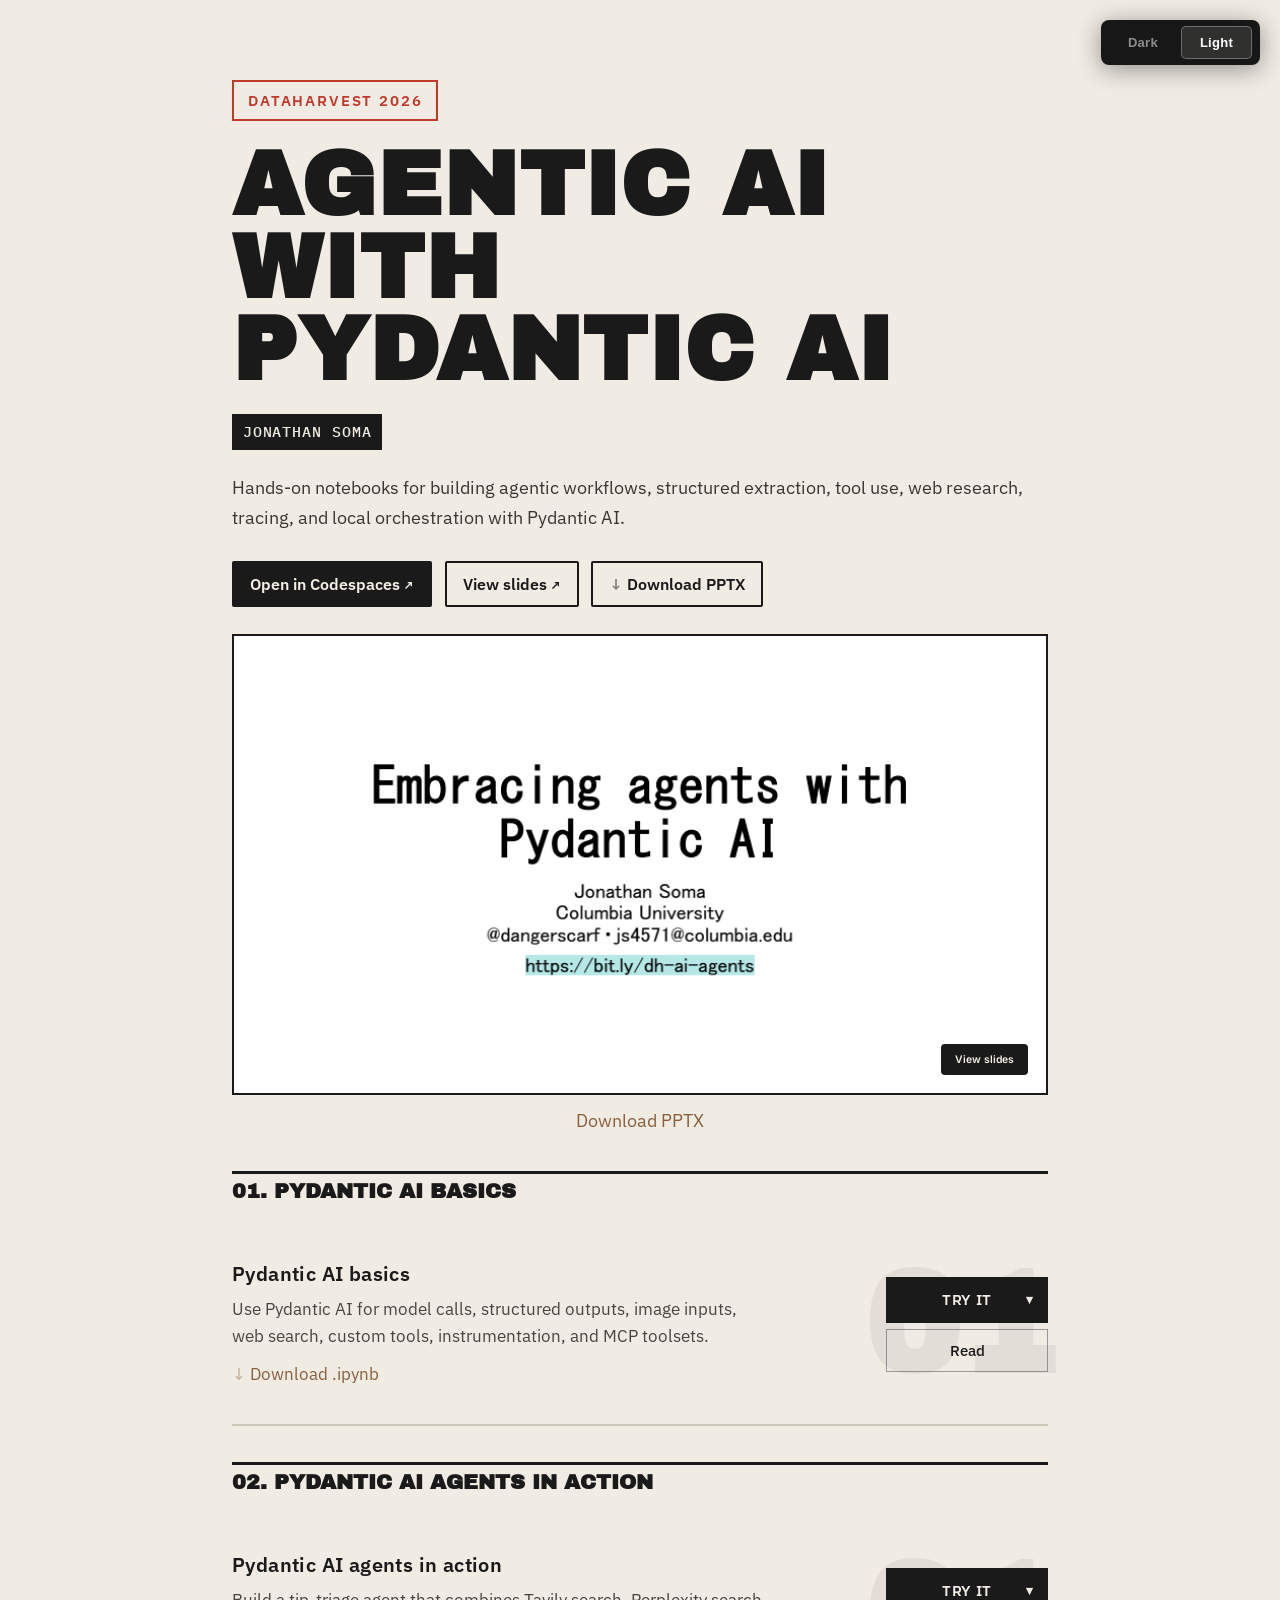
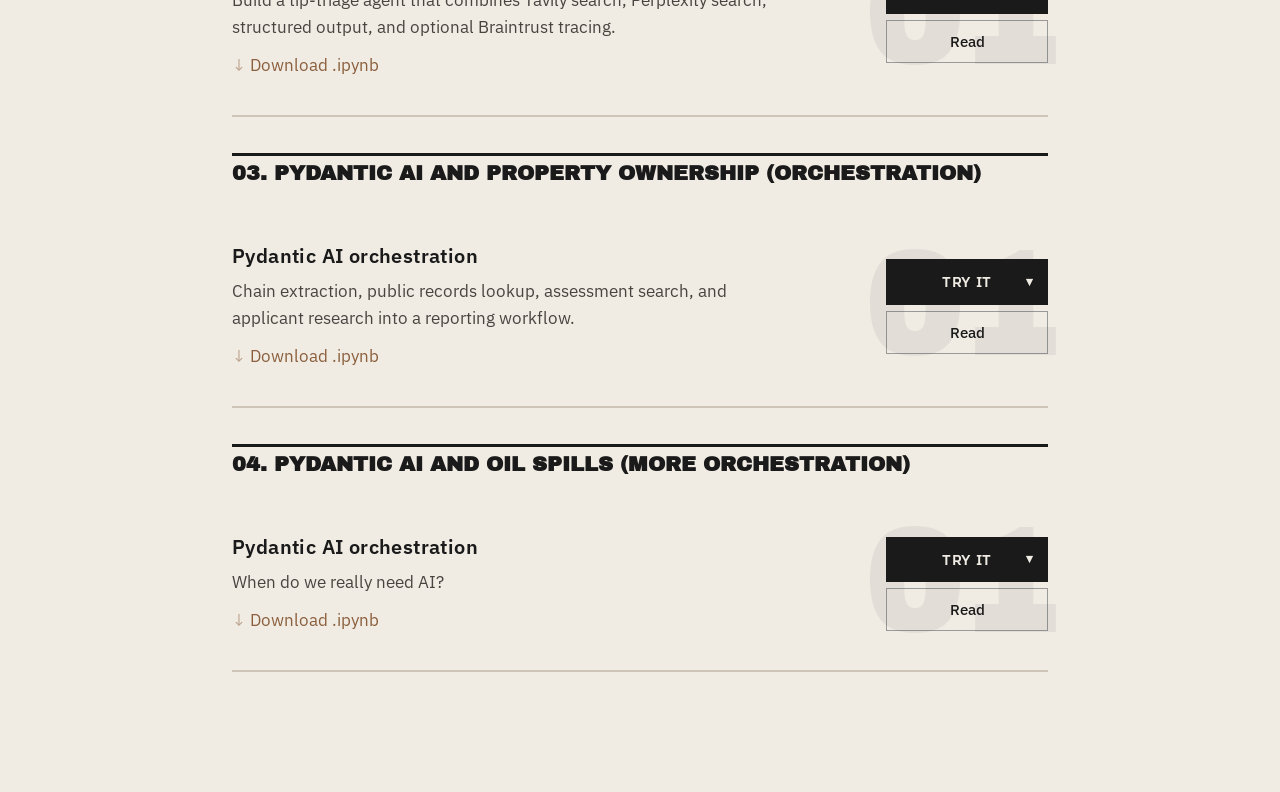
<file: docs/index.html>
<!DOCTYPE html>
<html lang="en">
<head>
    <meta charset="utf-8">
    <meta name="viewport" content="width=device-width, initial-scale=1">
    <title>Agentic AI with Pydantic AI</title>
    
    <meta name="description" content="Hands-on notebooks for building agentic workflows, structured extraction, tool use, web research, tracing, and local orchestration with Pydantic AI.">
    <meta name="author" content="Jonathan Soma">
    <link rel="canonical" href="https://jsoma.github.io/workshop-ai-agents/">
    
    
    
    <meta property="og:title" content="Agentic AI with Pydantic AI">
    <meta property="og:description" content="Hands-on notebooks for building agentic workflows, structured extraction, tool use, web research, tracing, and local orchestration with Pydantic AI.">
    <meta property="og:type" content="website">
    <meta property="og:url" content="https://jsoma.github.io/workshop-ai-agents/">
    <meta property="og:site_name" content="Agentic AI with Pydantic AI">
    <meta property="og:image" content="https://jsoma.github.io/workshop-ai-agents/pydantic-ai-agents-social.png">
    <meta property="og:image:width" content="1200">
    <meta property="og:image:height" content="675">
    <meta property="og:image:alt" content="Agentic AI with Pydantic AI preview">
    <meta name="twitter:card" content="summary_large_image">
    <meta name="twitter:title" content="Agentic AI with Pydantic AI">
    <meta name="twitter:description" content="Hands-on notebooks for building agentic workflows, structured extraction, tool use, web research, tracing, and local orchestration with Pydantic AI.">
    <meta name="twitter:image" content="https://jsoma.github.io/workshop-ai-agents/pydantic-ai-agents-social.png">
    <meta name="twitter:image:alt" content="Agentic AI with Pydantic AI preview">
    <meta name="twitter:creator" content="@dangerscarf">
    

    <link rel="preconnect" href="https://fonts.googleapis.com">
    <link rel="preconnect" href="https://fonts.gstatic.com" crossorigin>
    <link href="https://fonts.googleapis.com/css2?family=Playfair+Display:ital,wght@0,400;0,700;1,400;1,700&family=Source+Serif+4:ital,opsz,wght@0,8..60,400;0,8..60,600;1,8..60,400&family=Inter:wght@400;500;600&family=Archivo+Black&family=IBM+Plex+Mono:wght@400;500&family=IBM+Plex+Sans:wght@400;500;600&display=swap" rel="stylesheet">
    <link rel="stylesheet" href="static/base.css">
    
<link rel="stylesheet" href="static/index.css">

    <script>
    // Set theme before paint to avoid FOUC
    (function(){var s=localStorage.getItem('theme');var t=s||(window.matchMedia('(prefers-color-scheme: light)').matches?'light':'dark');document.documentElement.className='theme-'+(t==='dark'?'noir':'broadsheet');})();
    </script>
</head>
<body>

<div class="theme-switcher">
    <button class="active" onclick="setTheme('dark', this)">Dark</button>
    <button onclick="setTheme('light', this)">Light</button>
</div>

<div class="page">
    
<header>
    <div class="conference-label">Dataharvest 2026</div>
    <h1 class="site-title">Agentic AI with Pydantic AI</h1>
    <p class="site-author">Jonathan Soma</p>
    <div class="site-description"><p>Hands-on notebooks for building agentic workflows, structured extraction, tool use, web research, tracing, and local orchestration with Pydantic AI.</p></div>
    
    <div class="site-actions">
        
        <a href="https://codespaces.new/jsoma/workshop-ai-agents?ref=main" class="site-action-btn site-action-codespaces site-action-highlight" target="_blank" rel="noopener">Open in Codespaces</a>
        
        <a href="./pydantic-ai-agents.pdf" class="site-action-btn site-action-slides">View slides</a>
        
        <a href="./pydantic-ai-agents.pptx" class="site-action-btn site-action-download" download>Download PPTX</a>
        
    </div>
    
    
    <div id="slides-pydantic-ai-agents" class="slide-embed workshop-slide-embed">
    <button class="slide-preview" type="button" onclick="loadSlides('slides-pydantic-ai-agents', './pydantic-ai-agents.pdf')">
        
        <img src="./pydantic-ai-agents-thumb.png" alt="Slide deck preview">
        
        <span class="slide-preview-label">View slides</span>
    </button>
    
    <div class="slide-download">
        <a href="./pydantic-ai-agents.pptx" download>Download PPTX</a>
    </div>
    
    <div class="slide-container" style="display: none;">
        <iframe title="Workshop slides" loading="lazy"></iframe>
    </div>
</div>
    
    
</header>


<hr class="section-divider">
<h2 class="section-title">01. Pydantic AI basics</h2>



<div class="notebook-card">
    <div class="step-number">01</div>
    <div class="card-content">
        <h3 class="notebook-title"><a href="./01-pydantic-ai-basics/01-pydantic-ai-basics-ANSWERS.html">Pydantic AI basics</a></h3>
        <p class="notebook-desc">Use Pydantic AI for model calls, structured outputs, image inputs, web search, custom tools, instrumentation, and MCP toolsets.</p>
        
        <div class="secondary-actions">
            
            <a href="./01-pydantic-ai-basics/01-pydantic-ai-basics-ANSWERS.ipynb" class="action-download" download>Download .ipynb</a>
            
        </div>
        
        
    </div>
    <div class="card-action">
        
        <details class="try-menu">
            <summary class="primary-btn">Try it</summary>
            <div class="try-options">
                
                <a href="https://colab.research.google.com/github/jsoma/workshop-ai-agents/blob/main/docs/01-pydantic-ai-basics/01-pydantic-ai-basics-ANSWERS.ipynb" target="_blank" rel="noopener">Open in Colab</a>
                
                <a href="https://colab.research.google.com/github/jsoma/workshop-ai-agents/blob/main/docs/01-pydantic-ai-basics/01-pydantic-ai-basics.ipynb" target="_blank" rel="noopener">Colab (code-along)</a>
                
                <a href="https://codespaces.new/jsoma/workshop-ai-agents?ref=main" target="_blank" rel="noopener">Codespaces</a>
                
            </div>
        </details>
        
        <a href="./01-pydantic-ai-basics/01-pydantic-ai-basics-ANSWERS.html" class="read-btn">Read</a>
    </div>
</div>


<hr class="section-divider">
<h2 class="section-title">02. Pydantic AI agents in action</h2>



<div class="notebook-card">
    <div class="step-number">01</div>
    <div class="card-content">
        <h3 class="notebook-title"><a href="./02-pydantic-ai-agents-in-action/02-pydantic-ai-agents-in-action-ANSWERS.html">Pydantic AI agents in action</a></h3>
        <p class="notebook-desc">Build a tip-triage agent that combines Tavily search, Perplexity search, structured output, and optional Braintrust tracing.</p>
        
        <div class="secondary-actions">
            
            <a href="./02-pydantic-ai-agents-in-action/02-pydantic-ai-agents-in-action-ANSWERS.ipynb" class="action-download" download>Download .ipynb</a>
            
        </div>
        
        
    </div>
    <div class="card-action">
        
        <details class="try-menu">
            <summary class="primary-btn">Try it</summary>
            <div class="try-options">
                
                <a href="https://colab.research.google.com/github/jsoma/workshop-ai-agents/blob/main/docs/02-pydantic-ai-agents-in-action/02-pydantic-ai-agents-in-action-ANSWERS.ipynb" target="_blank" rel="noopener">Open in Colab</a>
                
                <a href="https://colab.research.google.com/github/jsoma/workshop-ai-agents/blob/main/docs/02-pydantic-ai-agents-in-action/02-pydantic-ai-agents-in-action.ipynb" target="_blank" rel="noopener">Colab (code-along)</a>
                
                <a href="https://codespaces.new/jsoma/workshop-ai-agents?ref=main" target="_blank" rel="noopener">Codespaces</a>
                
            </div>
        </details>
        
        <a href="./02-pydantic-ai-agents-in-action/02-pydantic-ai-agents-in-action-ANSWERS.html" class="read-btn">Read</a>
    </div>
</div>


<hr class="section-divider">
<h2 class="section-title">03. Pydantic AI and property ownership (orchestration)</h2>



<div class="notebook-card">
    <div class="step-number">01</div>
    <div class="card-content">
        <h3 class="notebook-title"><a href="./03-pydantic-ai-and-property-ownership-orchestration/03-pydantic-ai-orchestration-ANSWERS.html">Pydantic AI orchestration</a></h3>
        <p class="notebook-desc">Chain extraction, public records lookup, assessment search, and applicant research into a reporting workflow.</p>
        
        <div class="secondary-actions">
            
            <a href="./03-pydantic-ai-and-property-ownership-orchestration/03-pydantic-ai-orchestration-ANSWERS.ipynb" class="action-download" download>Download .ipynb</a>
            
        </div>
        
        
    </div>
    <div class="card-action">
        
        <details class="try-menu">
            <summary class="primary-btn">Try it</summary>
            <div class="try-options">
                
                <a href="https://colab.research.google.com/github/jsoma/workshop-ai-agents/blob/main/docs/03-pydantic-ai-and-property-ownership-orchestration/03-pydantic-ai-orchestration-ANSWERS.ipynb" target="_blank" rel="noopener">Open in Colab</a>
                
                <a href="https://colab.research.google.com/github/jsoma/workshop-ai-agents/blob/main/docs/03-pydantic-ai-and-property-ownership-orchestration/03-pydantic-ai-orchestration.ipynb" target="_blank" rel="noopener">Colab (code-along)</a>
                
                <a href="https://codespaces.new/jsoma/workshop-ai-agents?ref=main" target="_blank" rel="noopener">Codespaces</a>
                
            </div>
        </details>
        
        <a href="./03-pydantic-ai-and-property-ownership-orchestration/03-pydantic-ai-orchestration-ANSWERS.html" class="read-btn">Read</a>
    </div>
</div>


<hr class="section-divider">
<h2 class="section-title">04. Pydantic AI and oil spills (more orchestration)</h2>



<div class="notebook-card">
    <div class="step-number">01</div>
    <div class="card-content">
        <h3 class="notebook-title"><a href="./04-pydantic-ai-and-oil-spills-more-orchestration/04-pydantic-ai-north-dakota-spills-ANSWERS.html">Pydantic AI orchestration</a></h3>
        <p class="notebook-desc">When do we really need AI?</p>
        
        <div class="secondary-actions">
            
            <a href="./04-pydantic-ai-and-oil-spills-more-orchestration/04-pydantic-ai-north-dakota-spills-ANSWERS.ipynb" class="action-download" download>Download .ipynb</a>
            
        </div>
        
        
    </div>
    <div class="card-action">
        
        <details class="try-menu">
            <summary class="primary-btn">Try it</summary>
            <div class="try-options">
                
                <a href="https://colab.research.google.com/github/jsoma/workshop-ai-agents/blob/main/docs/04-pydantic-ai-and-oil-spills-more-orchestration/04-pydantic-ai-north-dakota-spills-ANSWERS.ipynb" target="_blank" rel="noopener">Open in Colab</a>
                
                <a href="https://colab.research.google.com/github/jsoma/workshop-ai-agents/blob/main/docs/04-pydantic-ai-and-oil-spills-more-orchestration/04-pydantic-ai-north-dakota-spills.ipynb" target="_blank" rel="noopener">Colab (code-along)</a>
                
                <a href="https://codespaces.new/jsoma/workshop-ai-agents?ref=main" target="_blank" rel="noopener">Codespaces</a>
                
            </div>
        </details>
        
        <a href="./04-pydantic-ai-and-oil-spills-more-orchestration/04-pydantic-ai-north-dakota-spills-ANSWERS.html" class="read-btn">Read</a>
    </div>
</div>





</div>

<script>
function setTheme(theme, btn) {
    var darkNames = {'dark':1, 'noir':1};
    var cls = darkNames[theme] ? 'noir' : 'broadsheet';
    document.documentElement.className = 'theme-' + cls;
    document.querySelectorAll('.theme-switcher button').forEach(function(b) { b.classList.remove('active'); });
    btn.classList.add('active');
    localStorage.setItem('theme', darkNames[theme] ? 'dark' : 'light');
}

// Sync button active state (theme already set by head script)
(function() {
    var saved = localStorage.getItem('theme');
    var theme = saved || (window.matchMedia('(prefers-color-scheme: light)').matches ? 'light' : 'dark');
    var label = theme === 'dark' ? 'Dark' : 'Light';
    document.querySelectorAll('.theme-switcher button').forEach(function(b) {
        b.classList.toggle('active', b.textContent.trim() === label);
    });
})();

window.matchMedia('(prefers-color-scheme: light)').addEventListener('change', function(e) {
    if (!localStorage.getItem('theme')) {
        var cls = e.matches ? 'broadsheet' : 'noir';
        document.documentElement.className = 'theme-' + cls;
        var label = e.matches ? 'Light' : 'Dark';
        document.querySelectorAll('.theme-switcher button').forEach(function(b) {
            b.classList.toggle('active', b.textContent.trim() === label);
        });
    }
});

function loadSlides(slideId, slideUrl) {
    var root = document.getElementById(slideId);
    if (!root) return;
    var preview = root.querySelector('.slide-preview');
    var container = root.querySelector('.slide-container');
    var frame = container && container.querySelector('iframe, embed');
    if (frame && !frame.getAttribute('src')) {
        frame.setAttribute('src', slideUrl);
    }
    if (preview) preview.style.display = 'none';
    if (container) container.style.display = 'block';
}

document.addEventListener('click', function(event) {
    document.querySelectorAll('details.try-menu[open], details.nb-try-menu[open]').forEach(function(menu) {
        if (!menu.contains(event.target)) {
            menu.removeAttribute('open');
        }
    });
});

document.addEventListener('keydown', function(event) {
    if (event.key === 'Escape') {
        document.querySelectorAll('details.try-menu[open], details.nb-try-menu[open]').forEach(function(menu) {
            menu.removeAttribute('open');
        });
    }
});
</script>

<script>
// Detect blocked newsletter iframes and show a fallback link
(function() {
    function replaceWithLink(iframe, src) {
        var link = document.createElement('a');
        link.href = src;
        link.className = 'newsletter-fallback-btn';
        link.innerHTML = 'Subscribe to the newsletter &rarr;';
        iframe.replaceWith(link);
        // Also hide the beehiiv script tag if present
        var scripts = document.querySelectorAll('.newsletter-signup script');
        scripts.forEach(function(s) { s.remove(); });
    }
    document.querySelectorAll('.newsletter-signup iframe').forEach(function(iframe) {
        var src = iframe.src;
        if (!src) return;
        // Check iframe dimensions after it settles — blocked iframes
        // typically render as 0-height or very small
        var timer = setTimeout(function() {
            var h = iframe.offsetHeight || iframe.getBoundingClientRect().height;
            if (h < 20) {
                replaceWithLink(iframe, src);
            }
        }, 3000);
    });
})();
</script>
</body>
</html>
</file>
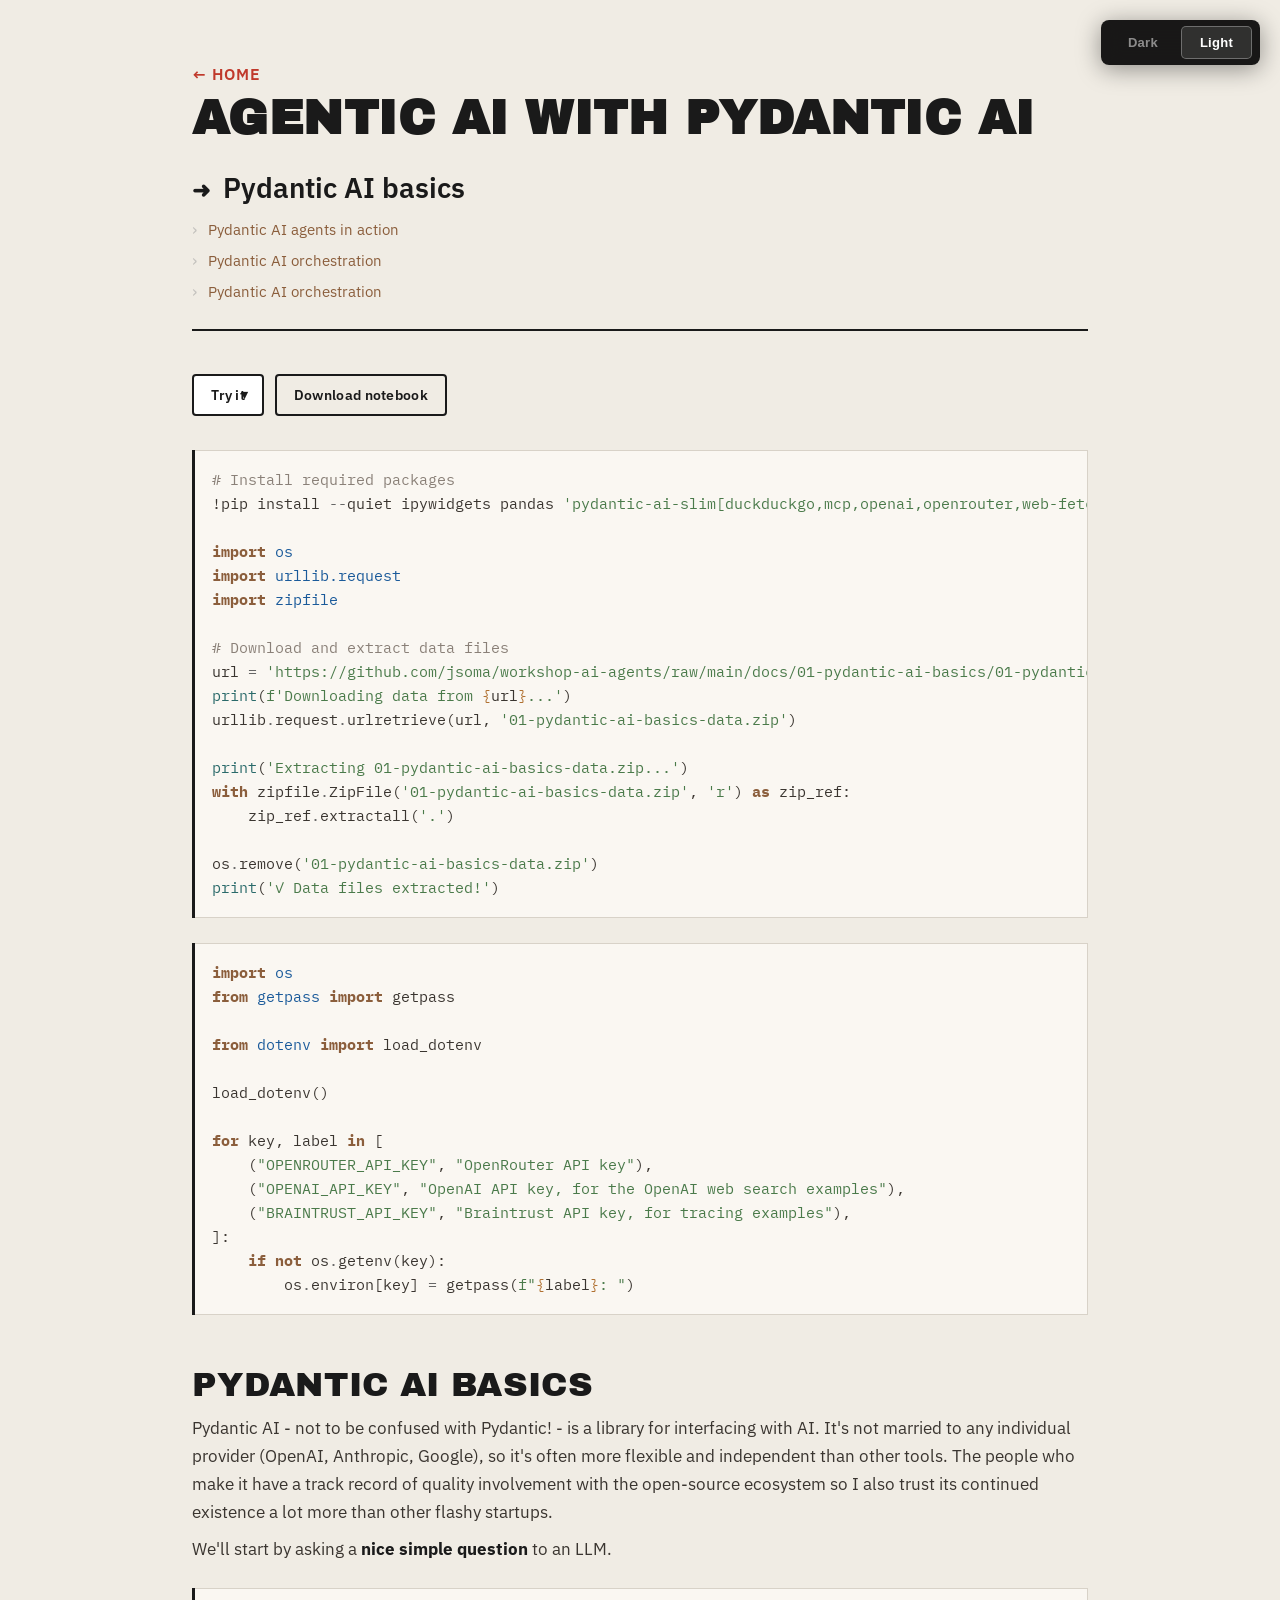
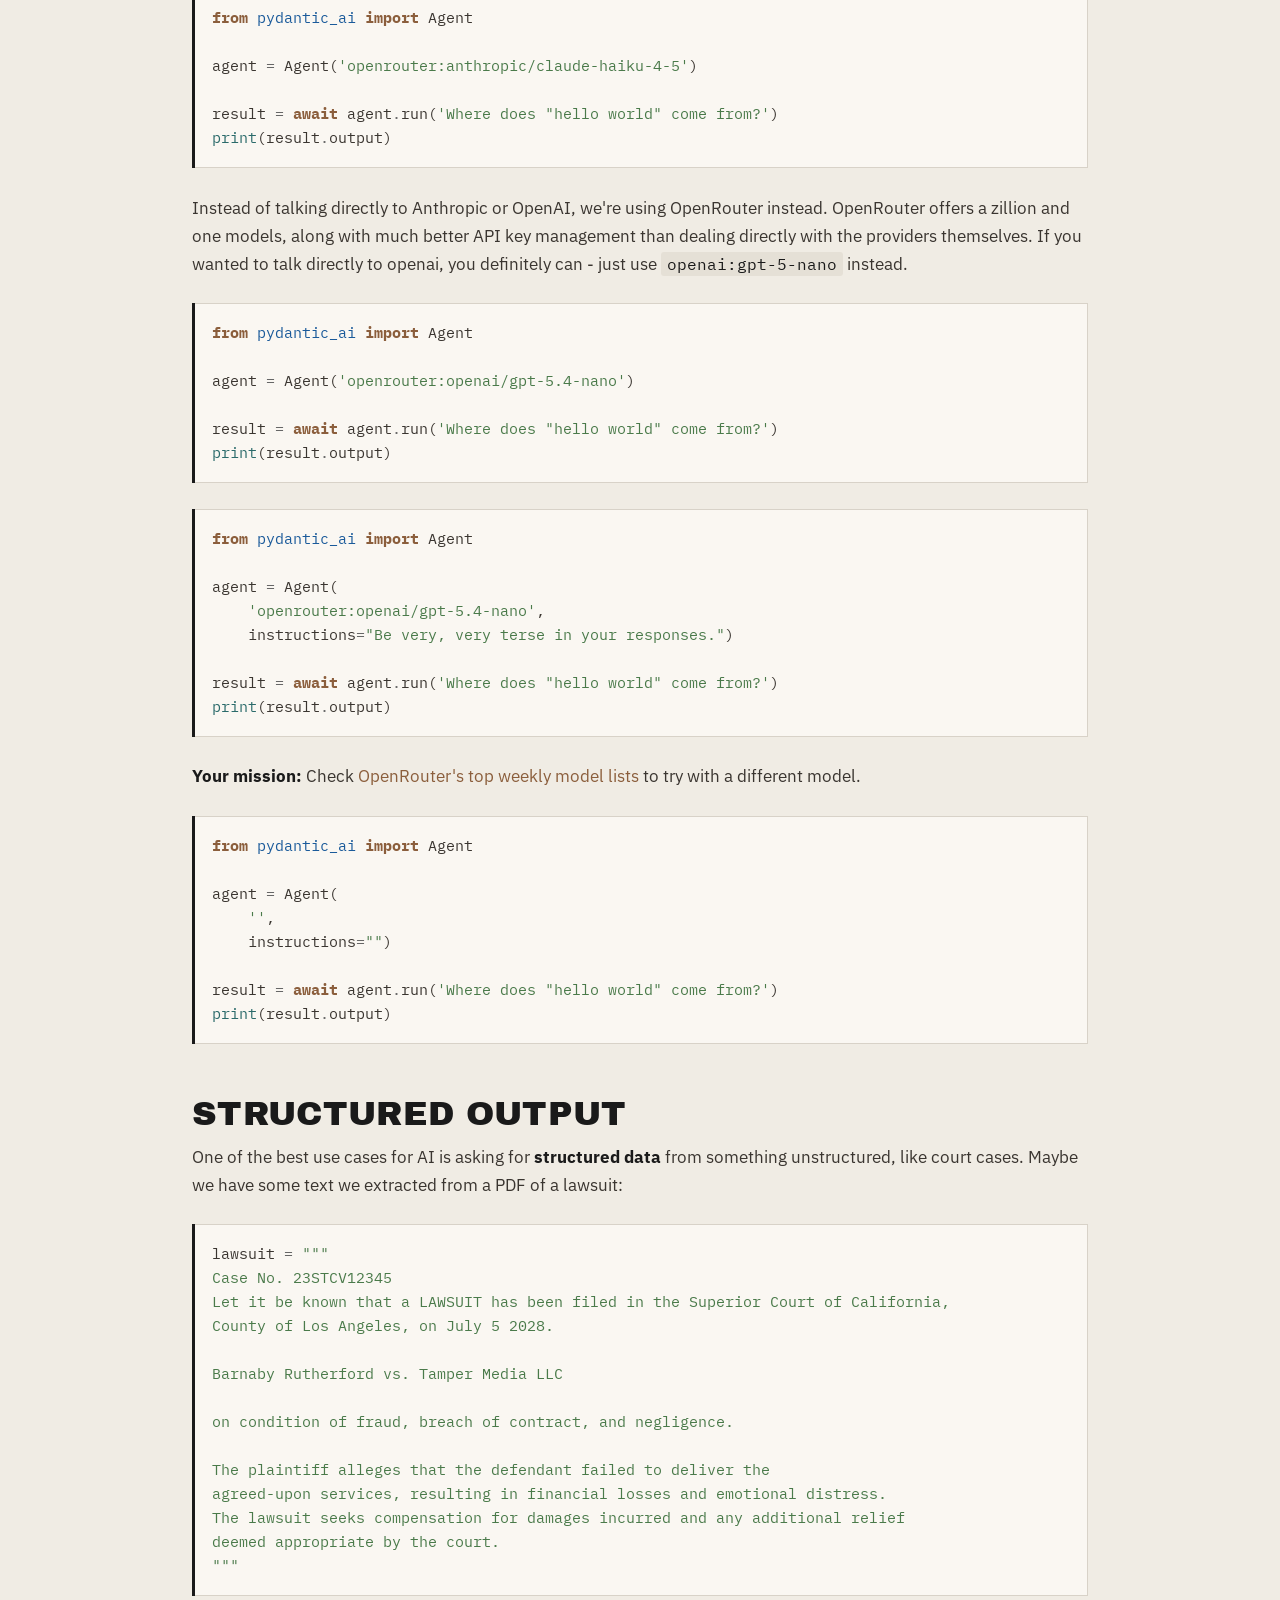
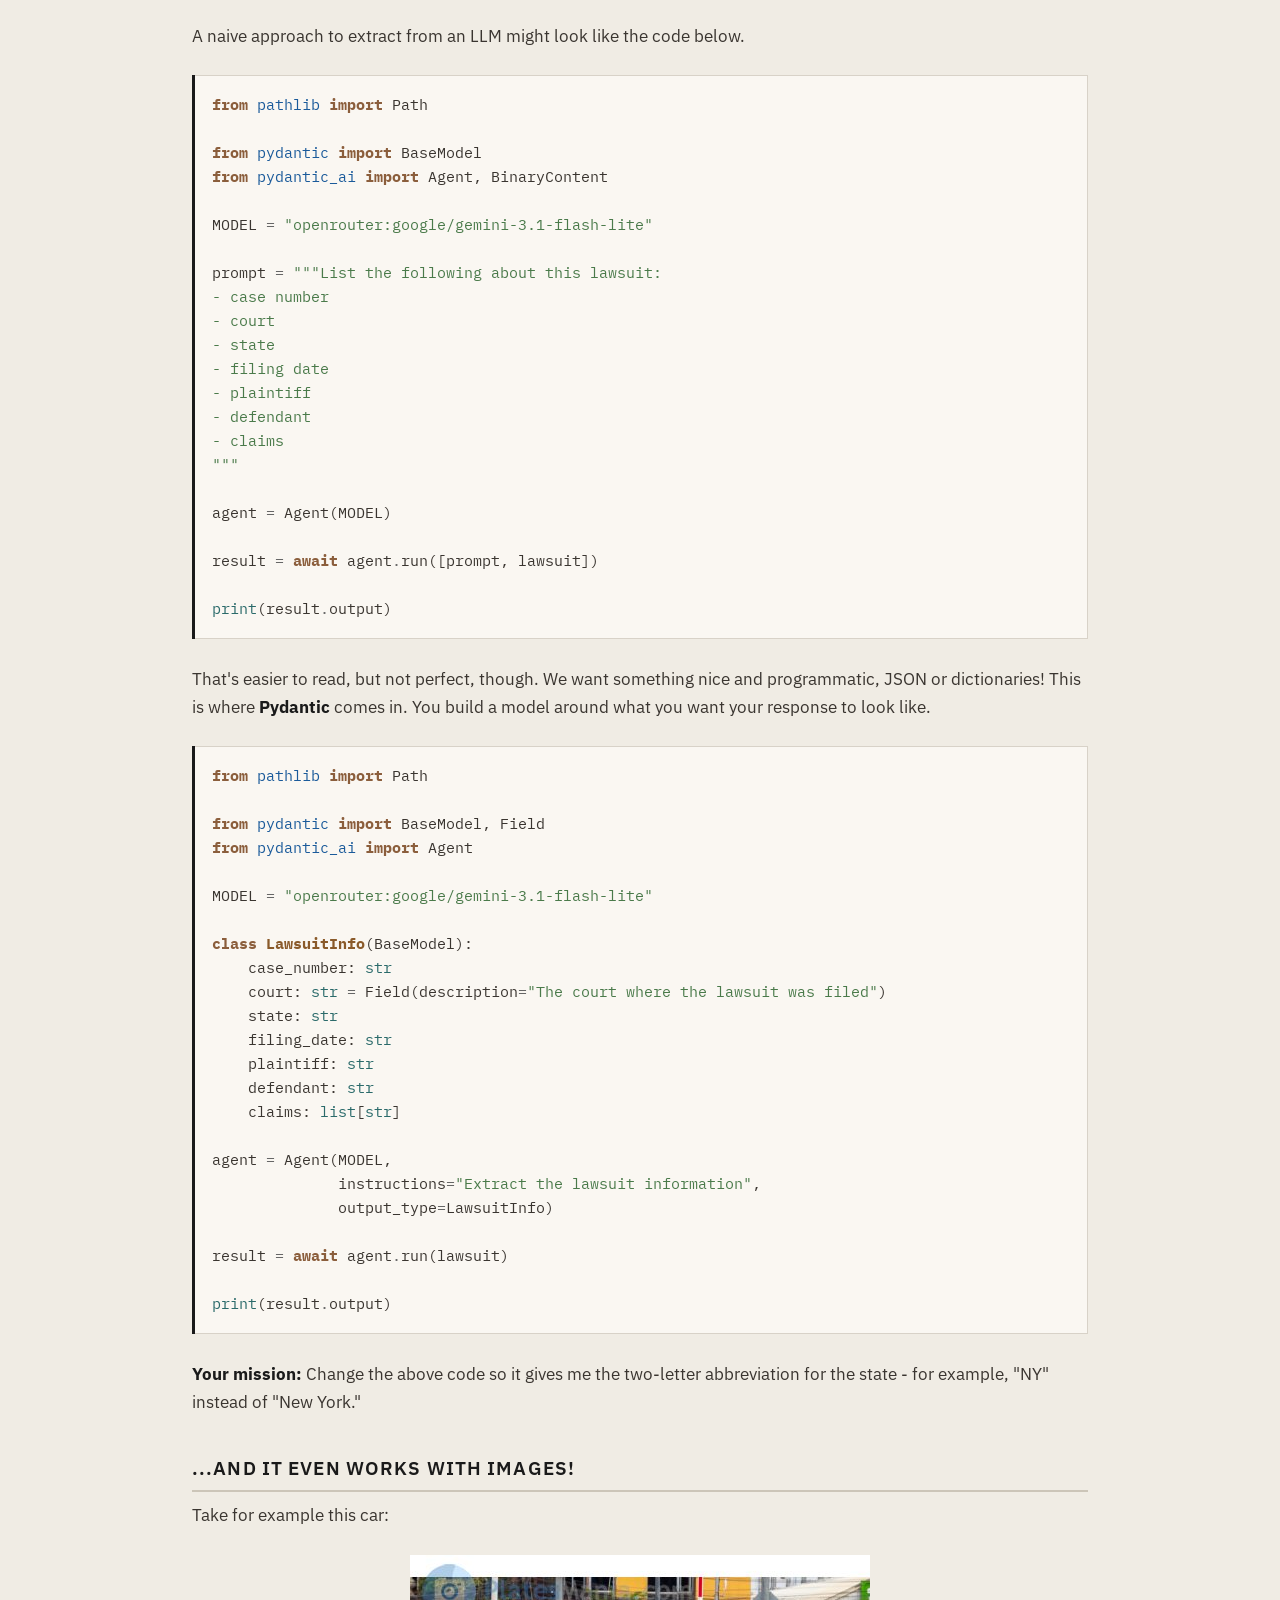
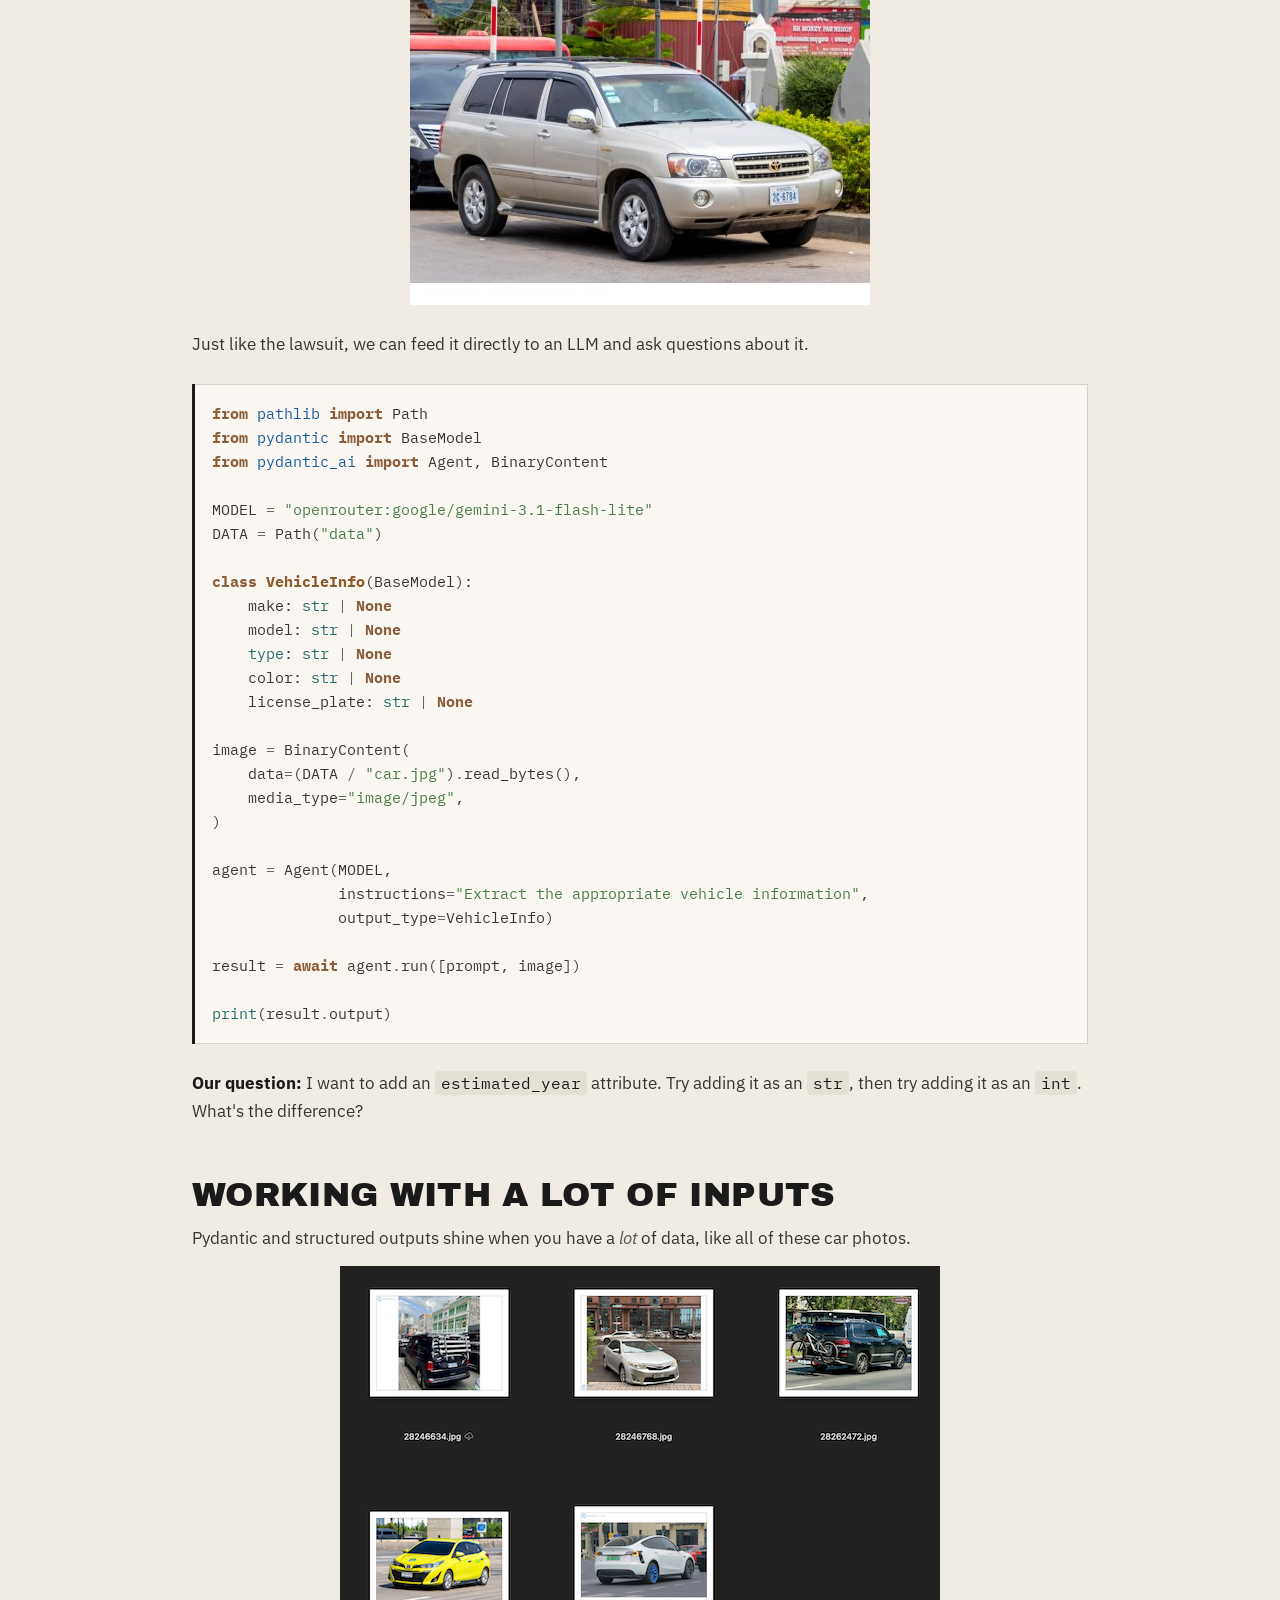
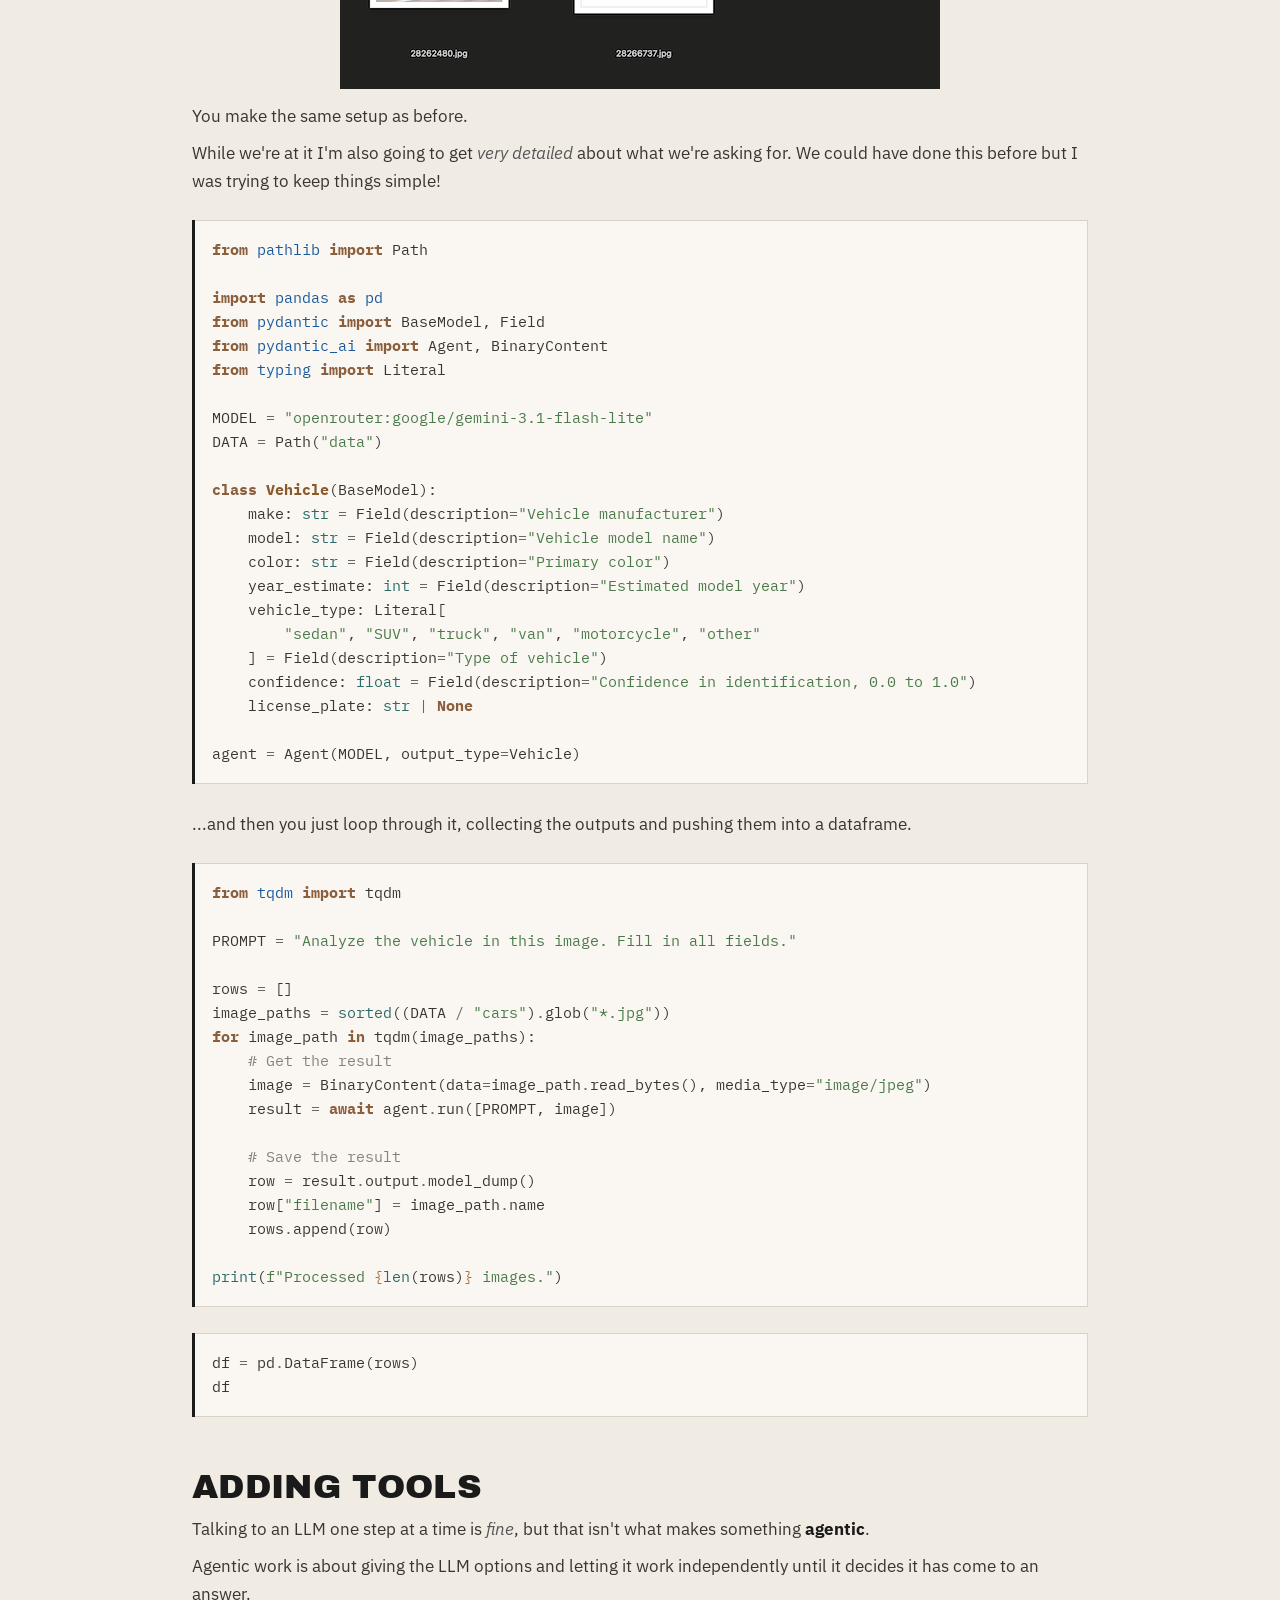
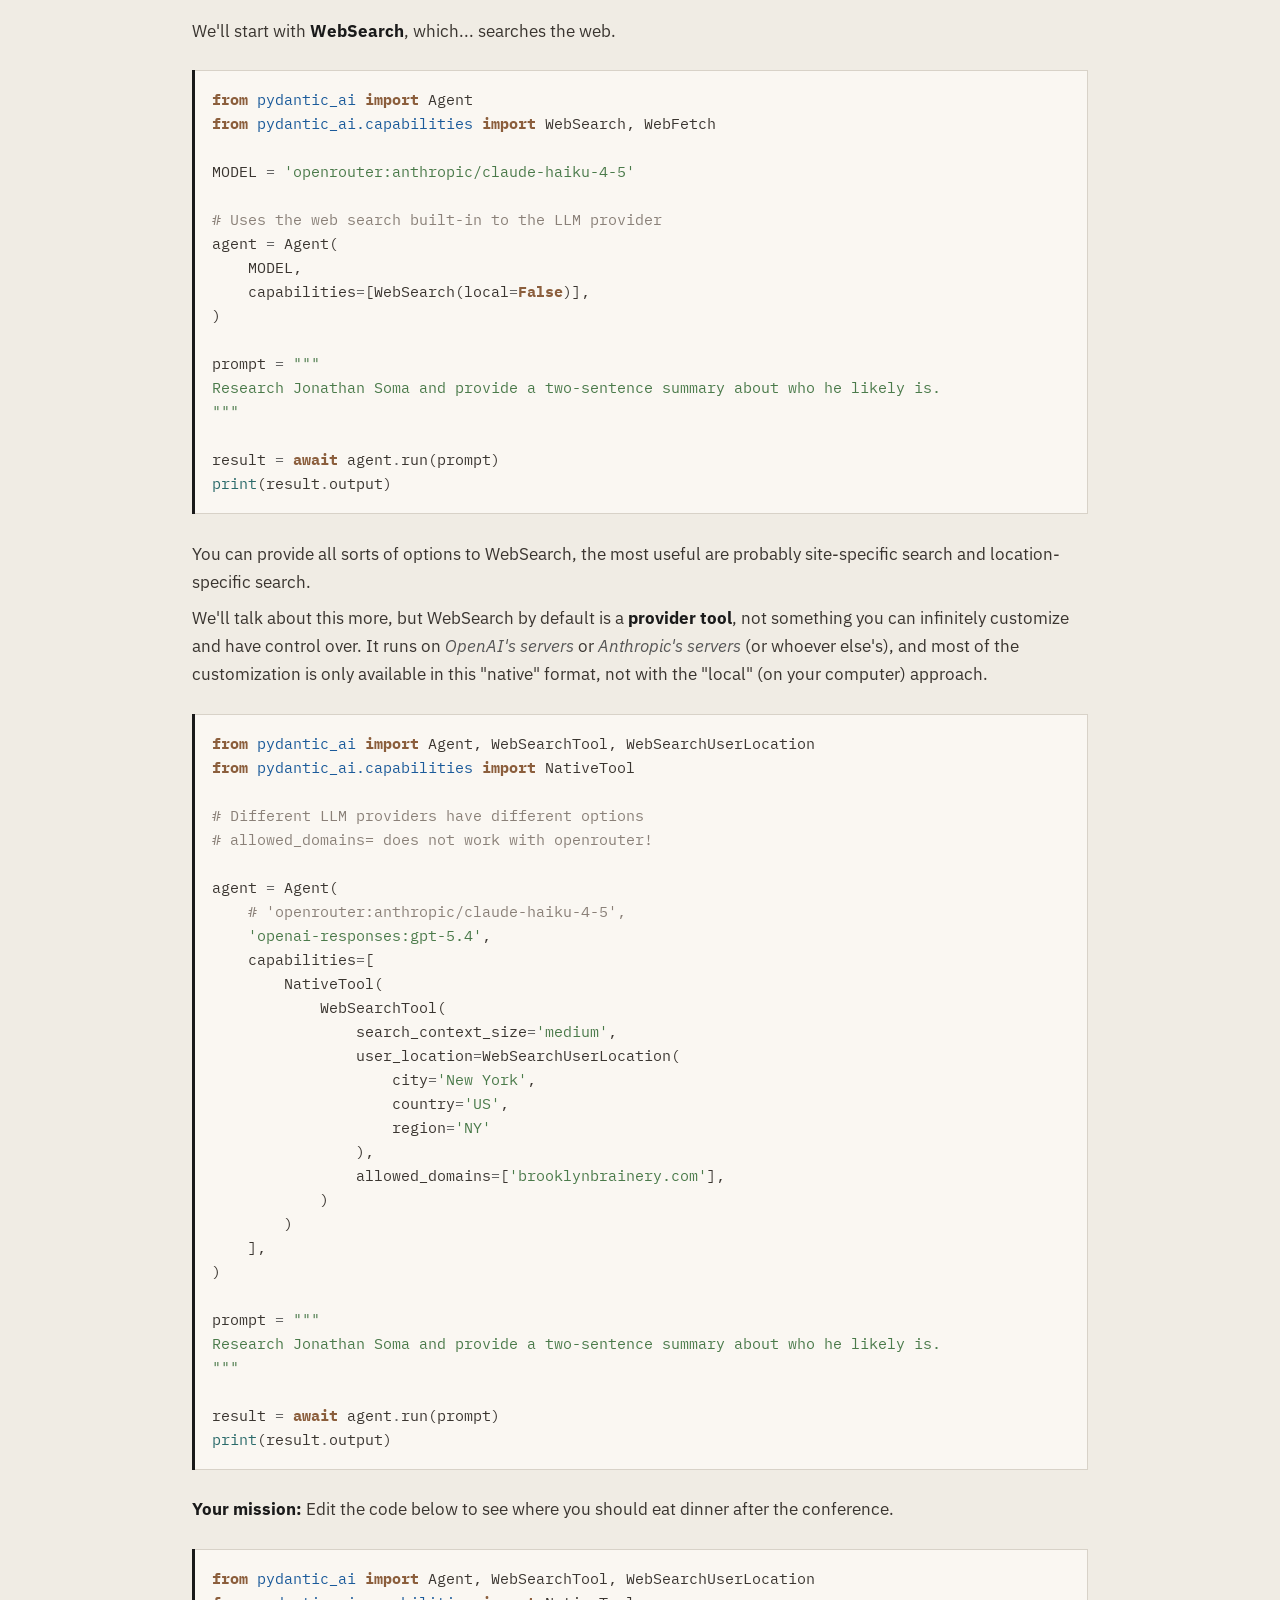
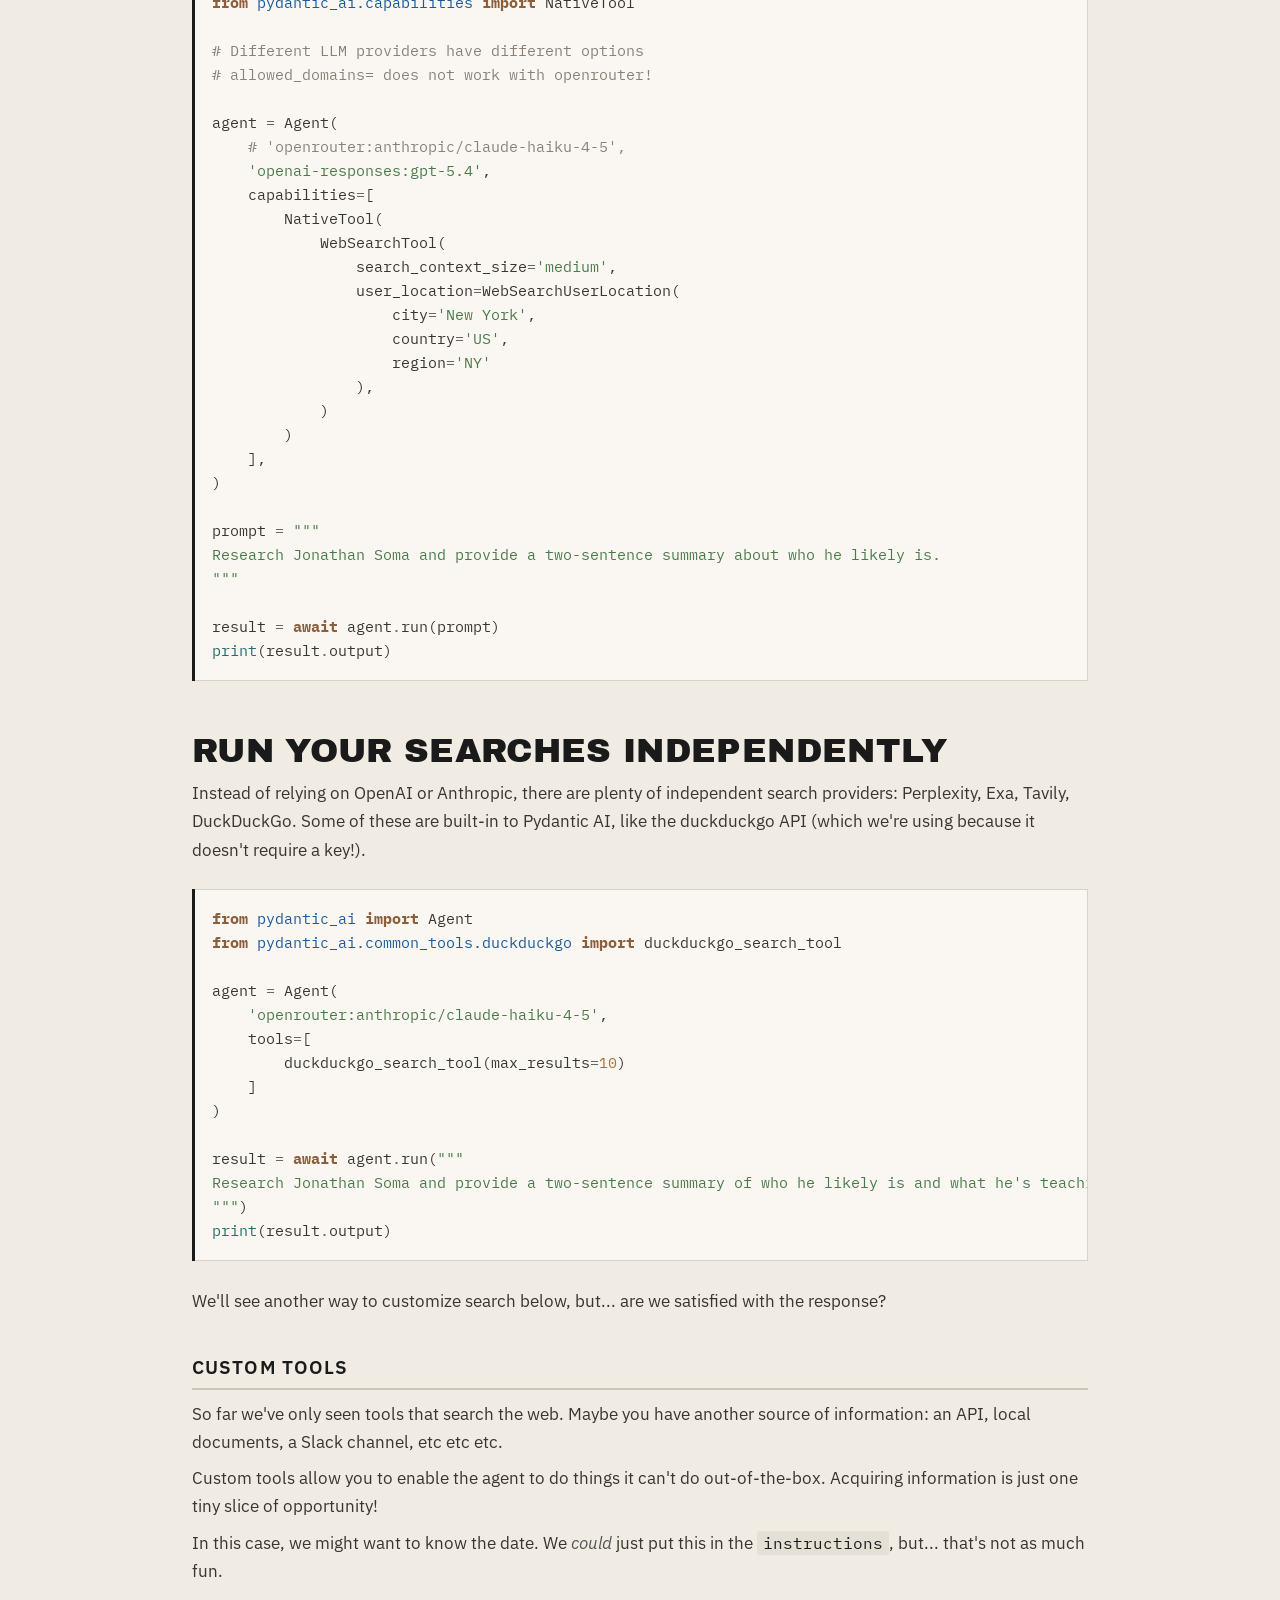
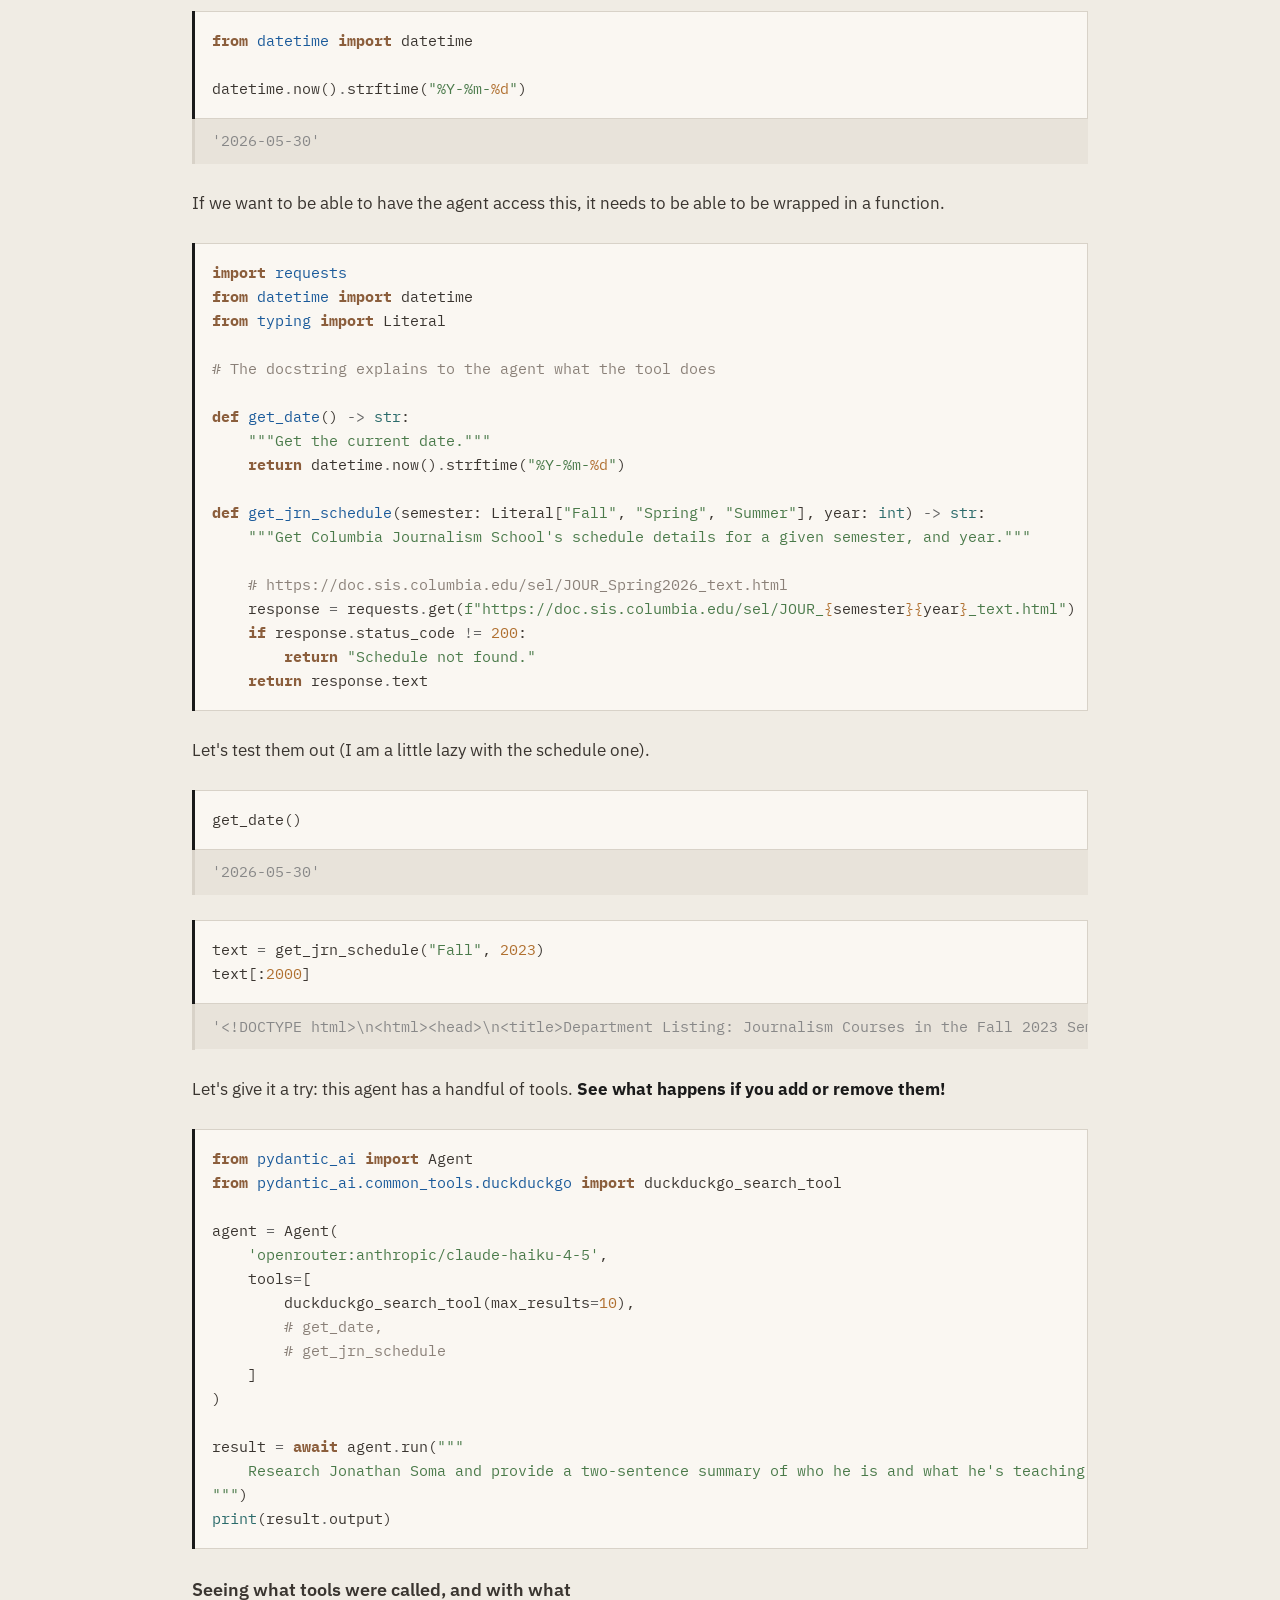
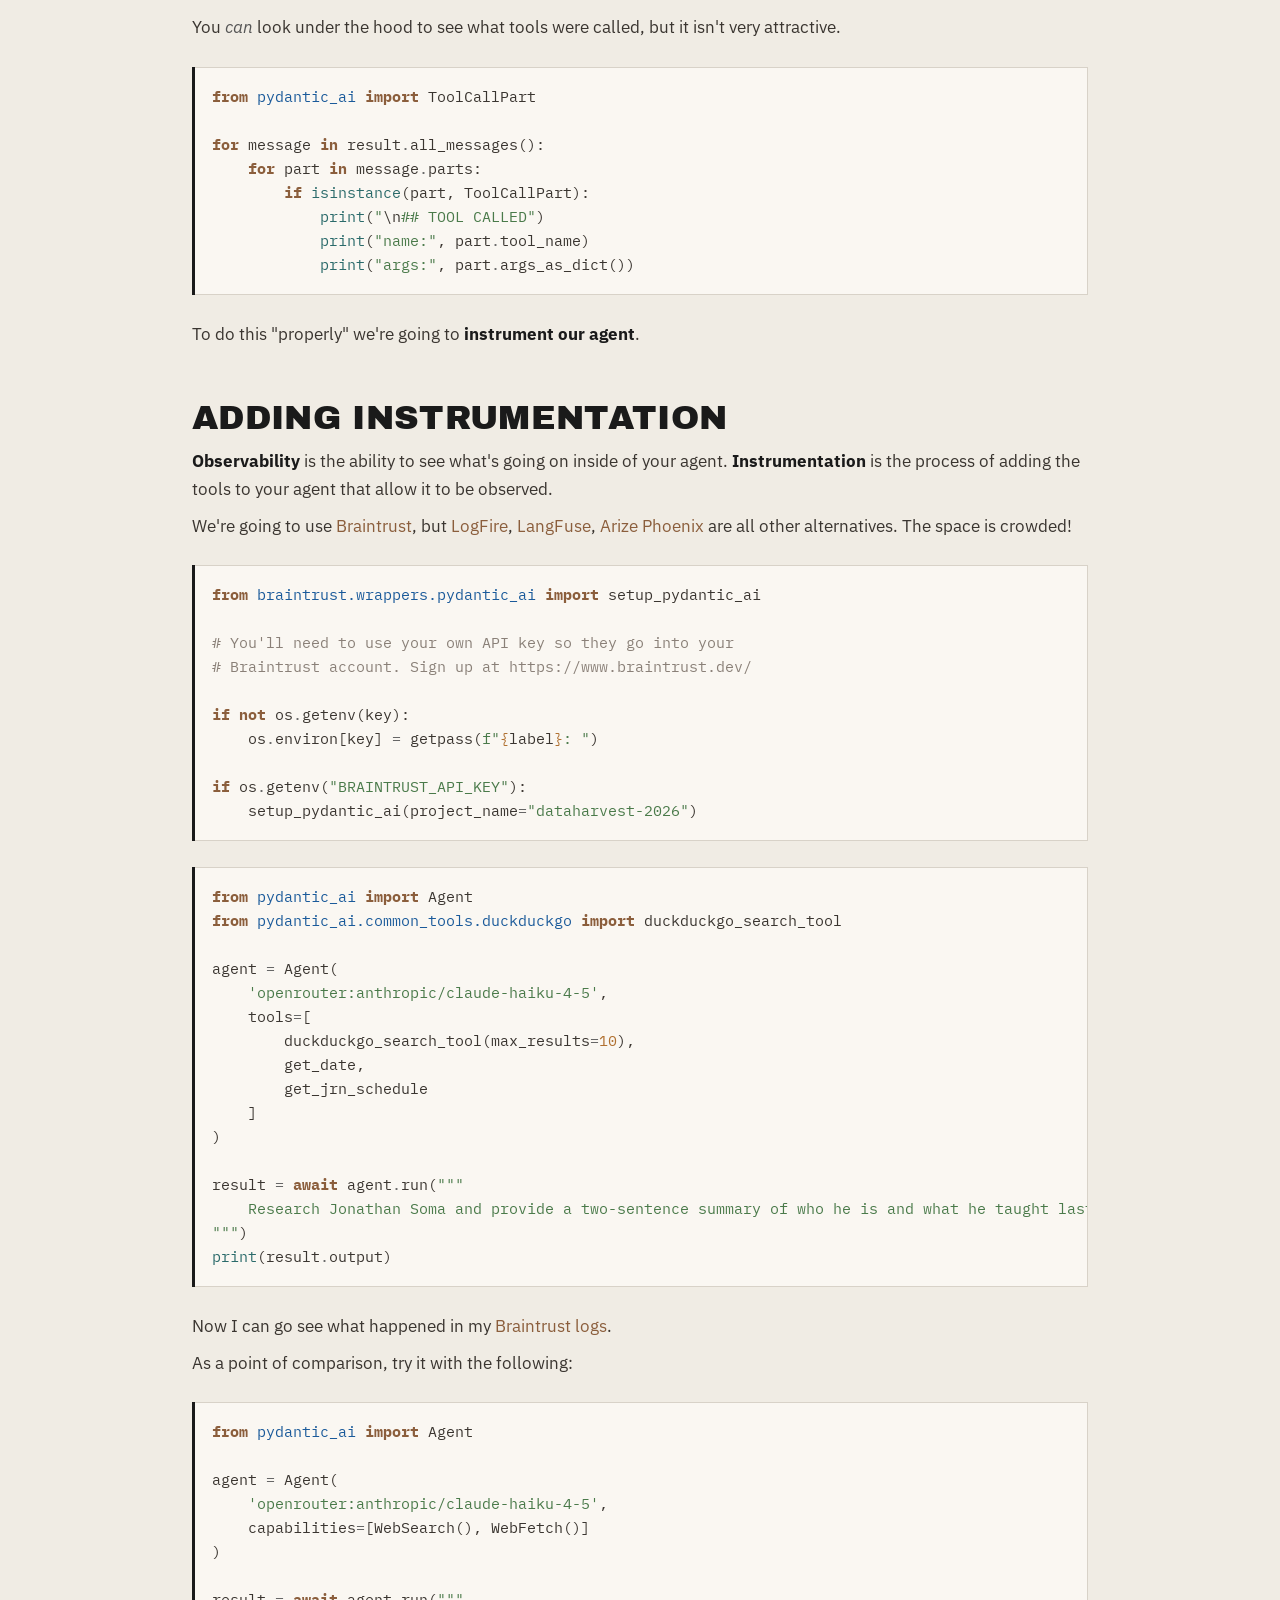
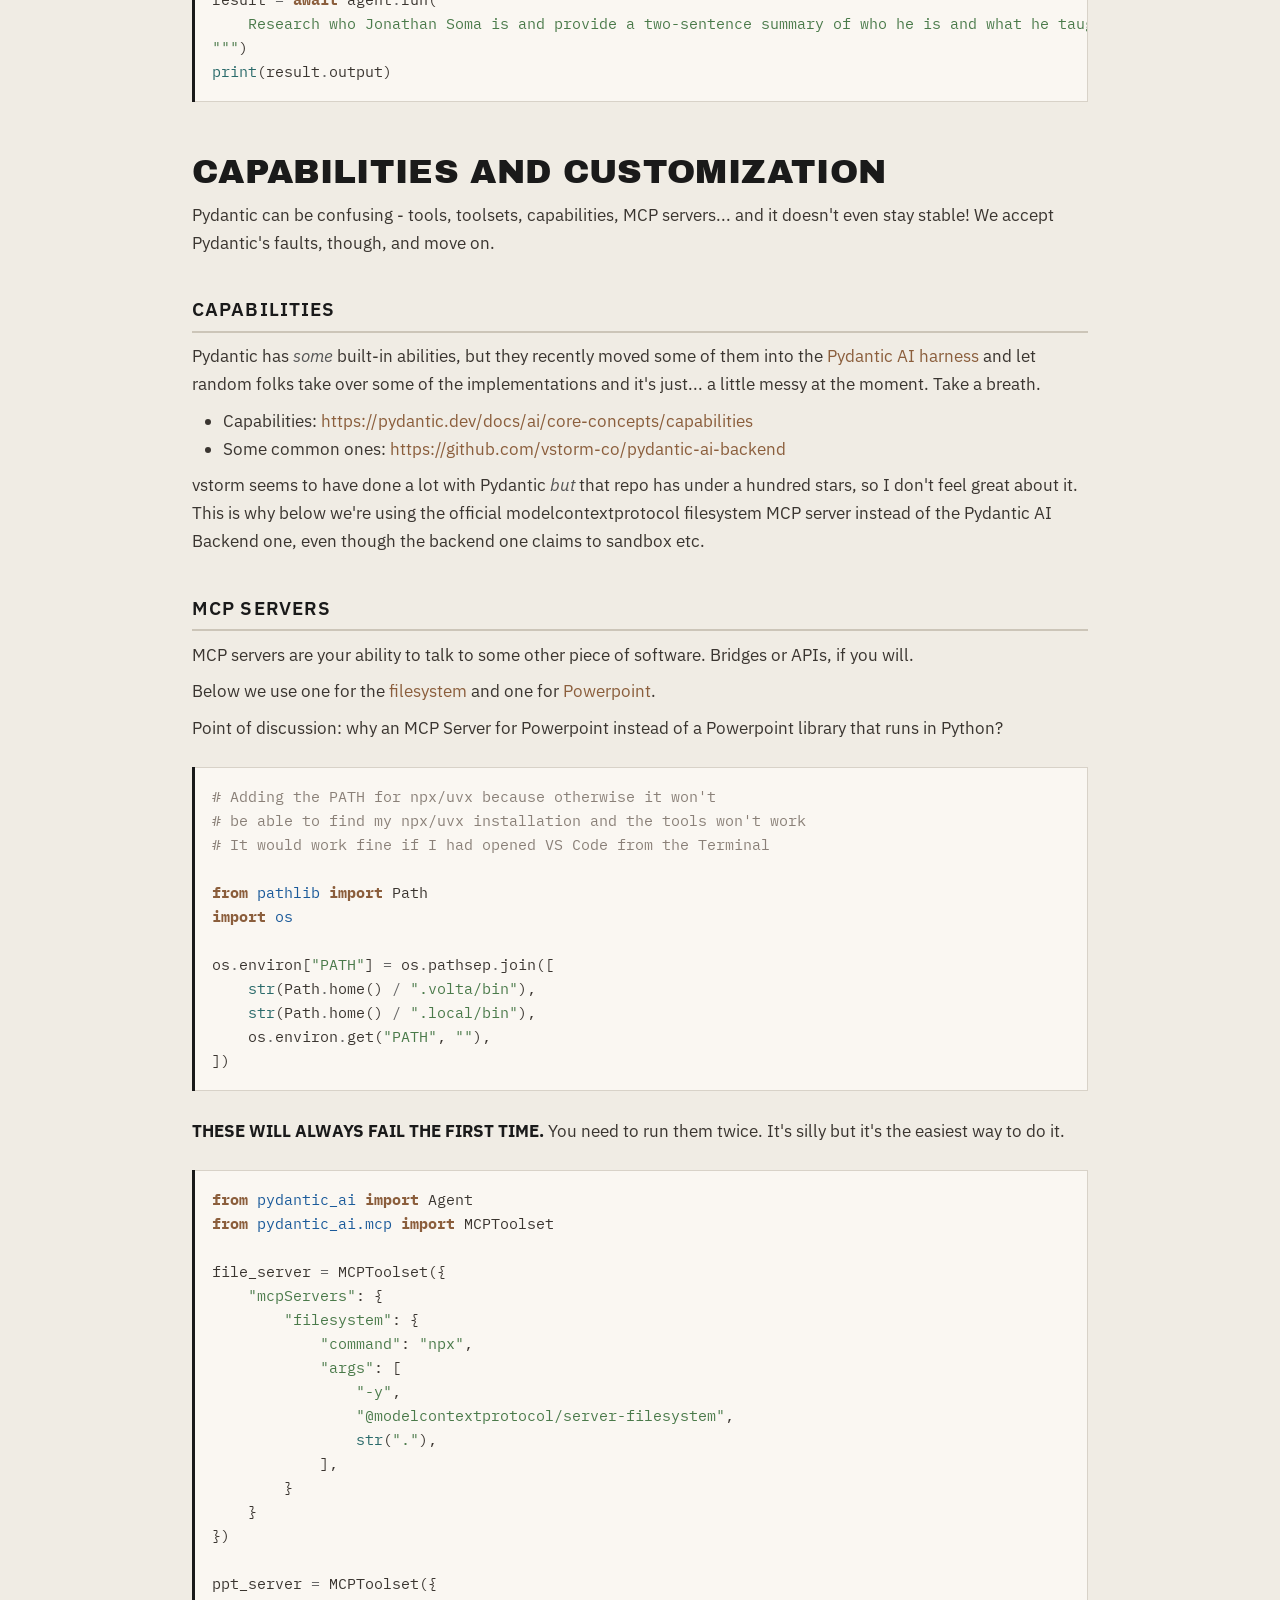
<file: docs/01-pydantic-ai-basics/01-pydantic-ai-basics-ANSWERS.html>
<!DOCTYPE html>
<html lang="en">
<head>
    <meta charset="utf-8">
    <meta name="viewport" content="width=device-width, initial-scale=1">
    <title>Pydantic AI basics</title>
    
    <meta name="description" content="Use Pydantic AI for model calls, structured outputs, image inputs, web search, custom tools, instrumentation, and MCP toolsets.">
    <meta name="author" content="Jonathan Soma">
    <link rel="canonical" href="https://jsoma.github.io/workshop-ai-agents/01-pydantic-ai-basics/01-pydantic-ai-basics-ANSWERS.html">
    
    
    
    <meta property="og:title" content="Pydantic AI basics">
    <meta property="og:description" content="Use Pydantic AI for model calls, structured outputs, image inputs, web search, custom tools, instrumentation, and MCP toolsets.">
    <meta property="og:type" content="website">
    <meta property="og:url" content="https://jsoma.github.io/workshop-ai-agents/01-pydantic-ai-basics/01-pydantic-ai-basics-ANSWERS.html">
    <meta property="og:site_name" content="Agentic AI with Pydantic AI">
    <meta property="og:image" content="https://jsoma.github.io/workshop-ai-agents/pydantic-ai-agents-social.png">
    <meta property="og:image:width" content="1200">
    <meta property="og:image:height" content="675">
    <meta property="og:image:alt" content="Pydantic AI basics preview">
    <meta name="twitter:card" content="summary_large_image">
    <meta name="twitter:title" content="Pydantic AI basics">
    <meta name="twitter:description" content="Use Pydantic AI for model calls, structured outputs, image inputs, web search, custom tools, instrumentation, and MCP toolsets.">
    <meta name="twitter:image" content="https://jsoma.github.io/workshop-ai-agents/pydantic-ai-agents-social.png">
    <meta name="twitter:image:alt" content="Pydantic AI basics preview">
    <meta name="twitter:creator" content="@dangerscarf">
    

    <link rel="preconnect" href="https://fonts.googleapis.com">
    <link rel="preconnect" href="https://fonts.gstatic.com" crossorigin>
    <link href="https://fonts.googleapis.com/css2?family=Playfair+Display:ital,wght@0,400;0,700;1,400;1,700&family=Source+Serif+4:ital,opsz,wght@0,8..60,400;0,8..60,600;1,8..60,400&family=Inter:wght@400;500;600&family=Archivo+Black&family=IBM+Plex+Mono:wght@400;500&family=IBM+Plex+Sans:wght@400;500;600&display=swap" rel="stylesheet">
    <link rel="stylesheet" href="../static/base.css">
    
<link rel="stylesheet" href="../static/read.css">

    <script>
    // Set theme before paint to avoid FOUC
    (function(){var s=localStorage.getItem('theme');var t=s||(window.matchMedia('(prefers-color-scheme: light)').matches?'light':'dark');document.documentElement.className='theme-'+(t==='dark'?'noir':'broadsheet');})();
    </script>
</head>
<body>

<div class="theme-switcher">
    <button class="active" onclick="setTheme('dark', this)">Dark</button>
    <button onclick="setTheme('light', this)">Light</button>
</div>

<div class="page">
    

<nav class="nb-topnav">
    <a href="../index.html" class="nb-topnav-home">&larr; Home</a>
    
    <div class="nb-topnav-title">Agentic AI with Pydantic AI</div>
    
    <ol class="nb-topnav-list">
        
        <li class="is-current">
            
            <span class="nb-topnav-current">Pydantic AI basics</span>
            
        </li>
        
        <li>
            
            <a href="../02-pydantic-ai-agents-in-action/02-pydantic-ai-agents-in-action-ANSWERS.html">Pydantic AI agents in action</a>
            
        </li>
        
        <li>
            
            <a href="../03-pydantic-ai-and-property-ownership-orchestration/03-pydantic-ai-orchestration-ANSWERS.html">Pydantic AI orchestration</a>
            
        </li>
        
        <li>
            
            <a href="../04-pydantic-ai-and-oil-spills-more-orchestration/04-pydantic-ai-north-dakota-spills-ANSWERS.html">Pydantic AI orchestration</a>
            
        </li>
        
    </ol>
</nav>



<div class="nb-actions">
    
    <details class="nb-try-menu">
        <summary class="nb-action-btn nb-action-colab">Try it</summary>
        <div class="nb-try-options">
            
            <a href="https://colab.research.google.com/github/jsoma/workshop-ai-agents/blob/main/docs/01-pydantic-ai-basics/01-pydantic-ai-basics-ANSWERS.ipynb" target="_blank" rel="noopener">Open in Colab</a>
            
            <a href="https://colab.research.google.com/github/jsoma/workshop-ai-agents/blob/main/docs/01-pydantic-ai-basics/01-pydantic-ai-basics.ipynb" target="_blank" rel="noopener">Colab (code-along)</a>
            
            <a href="https://codespaces.new/jsoma/workshop-ai-agents?ref=main" target="_blank" rel="noopener">Codespaces</a>
            
        </div>
    </details>
    
    
    <a href="01-pydantic-ai-basics-ANSWERS.ipynb" class="nb-action-btn nb-action-download" download>Download notebook</a>
    
</div>


<div class="cell border-box-sizing code_cell rendered" id="cell-id=3851d008">
<div class="input">
<div class="prompt input_prompt">In [ ]:</div>
<div class="inner_cell">
<div class="input_area">
<div class="highlight hl-ipython3"><pre><span></span><span class="c1"># Install required packages</span>
<span class="err">!</span><span class="n">pip</span> <span class="n">install</span> <span class="o">--</span><span class="n">quiet</span> <span class="n">ipywidgets</span> <span class="n">pandas</span> <span class="s1">'pydantic-ai-slim[duckduckgo,mcp,openai,openrouter,web-fetch]'</span> <span class="n">python</span><span class="o">-</span><span class="n">dotenv</span> <span class="n">braintrust</span> <span class="n">requests</span> <span class="n">tqdm</span>

<span class="kn">import</span><span class="w"> </span><span class="nn">os</span>
<span class="kn">import</span><span class="w"> </span><span class="nn">urllib.request</span>
<span class="kn">import</span><span class="w"> </span><span class="nn">zipfile</span>

<span class="c1"># Download and extract data files</span>
<span class="n">url</span> <span class="o">=</span> <span class="s1">'https://github.com/jsoma/workshop-ai-agents/raw/main/docs/01-pydantic-ai-basics/01-pydantic-ai-basics-data.zip'</span>
<span class="nb">print</span><span class="p">(</span><span class="sa">f</span><span class="s1">'Downloading data from </span><span class="si">{</span><span class="n">url</span><span class="si">}</span><span class="s1">...'</span><span class="p">)</span>
<span class="n">urllib</span><span class="o">.</span><span class="n">request</span><span class="o">.</span><span class="n">urlretrieve</span><span class="p">(</span><span class="n">url</span><span class="p">,</span> <span class="s1">'01-pydantic-ai-basics-data.zip'</span><span class="p">)</span>

<span class="nb">print</span><span class="p">(</span><span class="s1">'Extracting 01-pydantic-ai-basics-data.zip...'</span><span class="p">)</span>
<span class="k">with</span> <span class="n">zipfile</span><span class="o">.</span><span class="n">ZipFile</span><span class="p">(</span><span class="s1">'01-pydantic-ai-basics-data.zip'</span><span class="p">,</span> <span class="s1">'r'</span><span class="p">)</span> <span class="k">as</span> <span class="n">zip_ref</span><span class="p">:</span>
    <span class="n">zip_ref</span><span class="o">.</span><span class="n">extractall</span><span class="p">(</span><span class="s1">'.'</span><span class="p">)</span>

<span class="n">os</span><span class="o">.</span><span class="n">remove</span><span class="p">(</span><span class="s1">'01-pydantic-ai-basics-data.zip'</span><span class="p">)</span>
<span class="nb">print</span><span class="p">(</span><span class="s1">'✓ Data files extracted!'</span><span class="p">)</span>
</pre></div>
</div>
</div>
</div>
</div>
<div class="cell border-box-sizing code_cell rendered" id="cell-id=7e2a5490">
<div class="input">
<div class="prompt input_prompt">In [1]:</div>
<div class="inner_cell">
<div class="input_area">
<div class="highlight hl-ipython3"><pre><span></span><span class="kn">import</span><span class="w"> </span><span class="nn">os</span>
<span class="kn">from</span><span class="w"> </span><span class="nn">getpass</span><span class="w"> </span><span class="kn">import</span> <span class="n">getpass</span>

<span class="kn">from</span><span class="w"> </span><span class="nn">dotenv</span><span class="w"> </span><span class="kn">import</span> <span class="n">load_dotenv</span>

<span class="n">load_dotenv</span><span class="p">()</span>

<span class="k">for</span> <span class="n">key</span><span class="p">,</span> <span class="n">label</span> <span class="ow">in</span> <span class="p">[</span>
    <span class="p">(</span><span class="s2">"OPENROUTER_API_KEY"</span><span class="p">,</span> <span class="s2">"OpenRouter API key"</span><span class="p">),</span>
    <span class="p">(</span><span class="s2">"OPENAI_API_KEY"</span><span class="p">,</span> <span class="s2">"OpenAI API key, for the OpenAI web search examples"</span><span class="p">),</span>
    <span class="p">(</span><span class="s2">"BRAINTRUST_API_KEY"</span><span class="p">,</span> <span class="s2">"Braintrust API key, for tracing examples"</span><span class="p">),</span>
<span class="p">]:</span>
    <span class="k">if</span> <span class="ow">not</span> <span class="n">os</span><span class="o">.</span><span class="n">getenv</span><span class="p">(</span><span class="n">key</span><span class="p">):</span>
        <span class="n">os</span><span class="o">.</span><span class="n">environ</span><span class="p">[</span><span class="n">key</span><span class="p">]</span> <span class="o">=</span> <span class="n">getpass</span><span class="p">(</span><span class="sa">f</span><span class="s2">"</span><span class="si">{</span><span class="n">label</span><span class="si">}</span><span class="s2">: "</span><span class="p">)</span>
</pre></div>
</div>
</div>
</div>
</div>
<div class="cell border-box-sizing text_cell rendered" id="cell-id=6d6388ed"><div class="prompt input_prompt">
</div><div class="inner_cell">
<div class="text_cell_render border-box-sizing rendered_html">
<h1 id="Pydantic-AI-basics">Pydantic AI basics<a class="anchor-link" href="#Pydantic-AI-basics">¶</a></h1><p>Pydantic AI - not to be confused with Pydantic! - is a library for interfacing with AI. It's not married to any individual provider (OpenAI, Anthropic, Google), so it's often more flexible and independent than other tools. The people who make it have a track record of quality involvement with the open-source ecosystem so I also trust its continued existence a lot more than other flashy startups.</p>
<p>We'll start by asking a <strong>nice simple question</strong> to an LLM.</p>
</div>
</div>
</div>
<div class="cell border-box-sizing code_cell rendered" id="cell-id=8f45dd9f">
<div class="input">
<div class="prompt input_prompt">In [ ]:</div>
<div class="inner_cell">
<div class="input_area">
<div class="highlight hl-ipython3"><pre><span></span><span class="kn">from</span><span class="w"> </span><span class="nn">pydantic_ai</span><span class="w"> </span><span class="kn">import</span> <span class="n">Agent</span>

<span class="n">agent</span> <span class="o">=</span> <span class="n">Agent</span><span class="p">(</span><span class="s1">'openrouter:anthropic/claude-haiku-4-5'</span><span class="p">)</span>

<span class="n">result</span> <span class="o">=</span> <span class="k">await</span> <span class="n">agent</span><span class="o">.</span><span class="n">run</span><span class="p">(</span><span class="s1">'Where does "hello world" come from?'</span><span class="p">)</span>  
<span class="nb">print</span><span class="p">(</span><span class="n">result</span><span class="o">.</span><span class="n">output</span><span class="p">)</span>
</pre></div>
</div>
</div>
</div>
</div>
<div class="cell border-box-sizing text_cell rendered" id="cell-id=69042a90"><div class="prompt input_prompt">
</div><div class="inner_cell">
<div class="text_cell_render border-box-sizing rendered_html">
<p>Instead of talking directly to Anthropic or OpenAI, we're using OpenRouter instead. OpenRouter offers a zillion and one models, along with much better API key management than dealing directly with the providers themselves. If you wanted to talk directly to openai, you definitely can - just use <code>openai:gpt-5-nano</code> instead.</p>
</div>
</div>
</div>
<div class="cell border-box-sizing code_cell rendered" id="cell-id=1a90e8b9">
<div class="input">
<div class="prompt input_prompt">In [ ]:</div>
<div class="inner_cell">
<div class="input_area">
<div class="highlight hl-ipython3"><pre><span></span><span class="kn">from</span><span class="w"> </span><span class="nn">pydantic_ai</span><span class="w"> </span><span class="kn">import</span> <span class="n">Agent</span>

<span class="n">agent</span> <span class="o">=</span> <span class="n">Agent</span><span class="p">(</span><span class="s1">'openrouter:openai/gpt-5.4-nano'</span><span class="p">)</span>

<span class="n">result</span> <span class="o">=</span> <span class="k">await</span> <span class="n">agent</span><span class="o">.</span><span class="n">run</span><span class="p">(</span><span class="s1">'Where does "hello world" come from?'</span><span class="p">)</span>  
<span class="nb">print</span><span class="p">(</span><span class="n">result</span><span class="o">.</span><span class="n">output</span><span class="p">)</span>
</pre></div>
</div>
</div>
</div>
</div>
<div class="cell border-box-sizing code_cell rendered" id="cell-id=2109c098">
<div class="input">
<div class="prompt input_prompt">In [ ]:</div>
<div class="inner_cell">
<div class="input_area">
<div class="highlight hl-ipython3"><pre><span></span><span class="kn">from</span><span class="w"> </span><span class="nn">pydantic_ai</span><span class="w"> </span><span class="kn">import</span> <span class="n">Agent</span>

<span class="n">agent</span> <span class="o">=</span> <span class="n">Agent</span><span class="p">(</span>
    <span class="s1">'openrouter:openai/gpt-5.4-nano'</span><span class="p">,</span>
    <span class="n">instructions</span><span class="o">=</span><span class="s2">"Be very, very terse in your responses."</span><span class="p">)</span>

<span class="n">result</span> <span class="o">=</span> <span class="k">await</span> <span class="n">agent</span><span class="o">.</span><span class="n">run</span><span class="p">(</span><span class="s1">'Where does "hello world" come from?'</span><span class="p">)</span>  
<span class="nb">print</span><span class="p">(</span><span class="n">result</span><span class="o">.</span><span class="n">output</span><span class="p">)</span>
</pre></div>
</div>
</div>
</div>
</div>
<div class="cell border-box-sizing text_cell rendered" id="cell-id=c9f0ce92"><div class="prompt input_prompt">
</div><div class="inner_cell">
<div class="text_cell_render border-box-sizing rendered_html">
<p><strong>Your mission:</strong> Check <a href="https://openrouter.ai/models?output_modalities=text&amp;order=top-weekly">OpenRouter's top weekly model lists</a> to try with a different model.</p>
</div>
</div>
</div>
<div class="cell border-box-sizing code_cell rendered" id="cell-id=aa8fbaab">
<div class="input">
<div class="prompt input_prompt">In [ ]:</div>
<div class="inner_cell">
<div class="input_area">
<div class="highlight hl-ipython3"><pre><span></span><span class="kn">from</span><span class="w"> </span><span class="nn">pydantic_ai</span><span class="w"> </span><span class="kn">import</span> <span class="n">Agent</span>

<span class="n">agent</span> <span class="o">=</span> <span class="n">Agent</span><span class="p">(</span>
    <span class="s1">''</span><span class="p">,</span>
    <span class="n">instructions</span><span class="o">=</span><span class="s2">""</span><span class="p">)</span>

<span class="n">result</span> <span class="o">=</span> <span class="k">await</span> <span class="n">agent</span><span class="o">.</span><span class="n">run</span><span class="p">(</span><span class="s1">'Where does "hello world" come from?'</span><span class="p">)</span>  
<span class="nb">print</span><span class="p">(</span><span class="n">result</span><span class="o">.</span><span class="n">output</span><span class="p">)</span>
</pre></div>
</div>
</div>
</div>
</div>
<div class="cell border-box-sizing text_cell rendered" id="cell-id=d842463b"><div class="prompt input_prompt">
</div><div class="inner_cell">
<div class="text_cell_render border-box-sizing rendered_html">
<h1 id="Structured-output">Structured output<a class="anchor-link" href="#Structured-output">¶</a></h1><p>One of the best use cases for AI is asking for <strong>structured data</strong> from something unstructured, like court cases. Maybe we have some text we extracted from a PDF of a lawsuit:</p>
</div>
</div>
</div>
<div class="cell border-box-sizing code_cell rendered" id="cell-id=e0af40b1">
<div class="input">
<div class="prompt input_prompt">In [ ]:</div>
<div class="inner_cell">
<div class="input_area">
<div class="highlight hl-ipython3"><pre><span></span><span class="n">lawsuit</span> <span class="o">=</span> <span class="s2">"""</span>
<span class="s2">Case No. 23STCV12345</span>
<span class="s2">Let it be known that a LAWSUIT has been filed in the Superior Court of California,</span>
<span class="s2">County of Los Angeles, on July 5 2028.</span>

<span class="s2">Barnaby Rutherford vs. Tamper Media LLC</span>

<span class="s2">on condition of fraud, breach of contract, and negligence.</span>

<span class="s2">The plaintiff alleges that the defendant failed to deliver the</span>
<span class="s2">agreed-upon services, resulting in financial losses and emotional distress.</span>
<span class="s2">The lawsuit seeks compensation for damages incurred and any additional relief</span>
<span class="s2">deemed appropriate by the court.</span>
<span class="s2">"""</span>
</pre></div>
</div>
</div>
</div>
</div>
<div class="cell border-box-sizing text_cell rendered" id="cell-id=e26bd316"><div class="prompt input_prompt">
</div><div class="inner_cell">
<div class="text_cell_render border-box-sizing rendered_html">
<p>A naive approach to extract from an LLM might look like the code below.</p>
</div>
</div>
</div>
<div class="cell border-box-sizing code_cell rendered" id="cell-id=5bcb0ebf">
<div class="input">
<div class="prompt input_prompt">In [ ]:</div>
<div class="inner_cell">
<div class="input_area">
<div class="highlight hl-ipython3"><pre><span></span><span class="kn">from</span><span class="w"> </span><span class="nn">pathlib</span><span class="w"> </span><span class="kn">import</span> <span class="n">Path</span>

<span class="kn">from</span><span class="w"> </span><span class="nn">pydantic</span><span class="w"> </span><span class="kn">import</span> <span class="n">BaseModel</span>
<span class="kn">from</span><span class="w"> </span><span class="nn">pydantic_ai</span><span class="w"> </span><span class="kn">import</span> <span class="n">Agent</span><span class="p">,</span> <span class="n">BinaryContent</span>

<span class="n">MODEL</span> <span class="o">=</span> <span class="s2">"openrouter:google/gemini-3.1-flash-lite"</span>

<span class="n">prompt</span> <span class="o">=</span> <span class="s2">"""List the following about this lawsuit:</span>
<span class="s2">- case number</span>
<span class="s2">- court</span>
<span class="s2">- state</span>
<span class="s2">- filing date</span>
<span class="s2">- plaintiff</span>
<span class="s2">- defendant</span>
<span class="s2">- claims</span>
<span class="s2">"""</span>

<span class="n">agent</span> <span class="o">=</span> <span class="n">Agent</span><span class="p">(</span><span class="n">MODEL</span><span class="p">)</span>

<span class="n">result</span> <span class="o">=</span> <span class="k">await</span> <span class="n">agent</span><span class="o">.</span><span class="n">run</span><span class="p">([</span><span class="n">prompt</span><span class="p">,</span> <span class="n">lawsuit</span><span class="p">])</span>

<span class="nb">print</span><span class="p">(</span><span class="n">result</span><span class="o">.</span><span class="n">output</span><span class="p">)</span>
</pre></div>
</div>
</div>
</div>
</div>
<div class="cell border-box-sizing text_cell rendered" id="cell-id=41008291"><div class="prompt input_prompt">
</div><div class="inner_cell">
<div class="text_cell_render border-box-sizing rendered_html">
<p>That's easier to read, but not perfect, though. We want something nice and programmatic, JSON or dictionaries! This is where <strong>Pydantic</strong> comes in. You build a model around what you want your response to look like.</p>
</div>
</div>
</div>
<div class="cell border-box-sizing code_cell rendered" id="cell-id=53ba55e0">
<div class="input">
<div class="prompt input_prompt">In [ ]:</div>
<div class="inner_cell">
<div class="input_area">
<div class="highlight hl-ipython3"><pre><span></span><span class="kn">from</span><span class="w"> </span><span class="nn">pathlib</span><span class="w"> </span><span class="kn">import</span> <span class="n">Path</span>

<span class="kn">from</span><span class="w"> </span><span class="nn">pydantic</span><span class="w"> </span><span class="kn">import</span> <span class="n">BaseModel</span><span class="p">,</span> <span class="n">Field</span>
<span class="kn">from</span><span class="w"> </span><span class="nn">pydantic_ai</span><span class="w"> </span><span class="kn">import</span> <span class="n">Agent</span>

<span class="n">MODEL</span> <span class="o">=</span> <span class="s2">"openrouter:google/gemini-3.1-flash-lite"</span>

<span class="k">class</span><span class="w"> </span><span class="nc">LawsuitInfo</span><span class="p">(</span><span class="n">BaseModel</span><span class="p">):</span>
    <span class="n">case_number</span><span class="p">:</span> <span class="nb">str</span>
    <span class="n">court</span><span class="p">:</span> <span class="nb">str</span> <span class="o">=</span> <span class="n">Field</span><span class="p">(</span><span class="n">description</span><span class="o">=</span><span class="s2">"The court where the lawsuit was filed"</span><span class="p">)</span>
    <span class="n">state</span><span class="p">:</span> <span class="nb">str</span>
    <span class="n">filing_date</span><span class="p">:</span> <span class="nb">str</span>
    <span class="n">plaintiff</span><span class="p">:</span> <span class="nb">str</span>
    <span class="n">defendant</span><span class="p">:</span> <span class="nb">str</span>
    <span class="n">claims</span><span class="p">:</span> <span class="nb">list</span><span class="p">[</span><span class="nb">str</span><span class="p">]</span>

<span class="n">agent</span> <span class="o">=</span> <span class="n">Agent</span><span class="p">(</span><span class="n">MODEL</span><span class="p">,</span>
              <span class="n">instructions</span><span class="o">=</span><span class="s2">"Extract the lawsuit information"</span><span class="p">,</span>
              <span class="n">output_type</span><span class="o">=</span><span class="n">LawsuitInfo</span><span class="p">)</span>

<span class="n">result</span> <span class="o">=</span> <span class="k">await</span> <span class="n">agent</span><span class="o">.</span><span class="n">run</span><span class="p">(</span><span class="n">lawsuit</span><span class="p">)</span>

<span class="nb">print</span><span class="p">(</span><span class="n">result</span><span class="o">.</span><span class="n">output</span><span class="p">)</span>
</pre></div>
</div>
</div>
</div>
</div>
<div class="cell border-box-sizing text_cell rendered" id="cell-id=d5e8d410"><div class="prompt input_prompt">
</div><div class="inner_cell">
<div class="text_cell_render border-box-sizing rendered_html">
<p><strong>Your mission:</strong> Change the above code so it gives me the two-letter abbreviation for the state - for example, "NY" instead of "New York."</p>
</div>
</div>
</div>
<div class="cell border-box-sizing text_cell rendered" id="cell-id=ed545440"><div class="prompt input_prompt">
</div><div class="inner_cell">
<div class="text_cell_render border-box-sizing rendered_html">
<h2 id="...and-it-even-works-with-images!">...and it even works with images!<a class="anchor-link" href="#...and-it-even-works-with-images!">¶</a></h2><p>Take for example this car:</p>
</div>
</div>
</div>
<div class="cell border-box-sizing text_cell rendered" id="cell-id=0f31a24a"><div class="prompt input_prompt">
</div><div class="inner_cell">
<div class="text_cell_render border-box-sizing rendered_html">
<img alt="No description has been provided for this image" src="data/car.jpg"/>
</div>
</div>
</div>
<div class="cell border-box-sizing text_cell rendered" id="cell-id=6c75dbcd"><div class="prompt input_prompt">
</div><div class="inner_cell">
<div class="text_cell_render border-box-sizing rendered_html">
<p>Just like the lawsuit, we can feed it directly to an LLM and ask questions about it.</p>
</div>
</div>
</div>
<div class="cell border-box-sizing code_cell rendered" id="cell-id=631a9dc4">
<div class="input">
<div class="prompt input_prompt">In [ ]:</div>
<div class="inner_cell">
<div class="input_area">
<div class="highlight hl-ipython3"><pre><span></span><span class="kn">from</span><span class="w"> </span><span class="nn">pathlib</span><span class="w"> </span><span class="kn">import</span> <span class="n">Path</span>
<span class="kn">from</span><span class="w"> </span><span class="nn">pydantic</span><span class="w"> </span><span class="kn">import</span> <span class="n">BaseModel</span>
<span class="kn">from</span><span class="w"> </span><span class="nn">pydantic_ai</span><span class="w"> </span><span class="kn">import</span> <span class="n">Agent</span><span class="p">,</span> <span class="n">BinaryContent</span>

<span class="n">MODEL</span> <span class="o">=</span> <span class="s2">"openrouter:google/gemini-3.1-flash-lite"</span>
<span class="n">DATA</span> <span class="o">=</span> <span class="n">Path</span><span class="p">(</span><span class="s2">"data"</span><span class="p">)</span>

<span class="k">class</span><span class="w"> </span><span class="nc">VehicleInfo</span><span class="p">(</span><span class="n">BaseModel</span><span class="p">):</span>
    <span class="n">make</span><span class="p">:</span> <span class="nb">str</span> <span class="o">|</span> <span class="kc">None</span>
    <span class="n">model</span><span class="p">:</span> <span class="nb">str</span> <span class="o">|</span> <span class="kc">None</span>
    <span class="nb">type</span><span class="p">:</span> <span class="nb">str</span> <span class="o">|</span> <span class="kc">None</span>
    <span class="n">color</span><span class="p">:</span> <span class="nb">str</span> <span class="o">|</span> <span class="kc">None</span>
    <span class="n">license_plate</span><span class="p">:</span> <span class="nb">str</span> <span class="o">|</span> <span class="kc">None</span>

<span class="n">image</span> <span class="o">=</span> <span class="n">BinaryContent</span><span class="p">(</span>
    <span class="n">data</span><span class="o">=</span><span class="p">(</span><span class="n">DATA</span> <span class="o">/</span> <span class="s2">"car.jpg"</span><span class="p">)</span><span class="o">.</span><span class="n">read_bytes</span><span class="p">(),</span>
    <span class="n">media_type</span><span class="o">=</span><span class="s2">"image/jpeg"</span><span class="p">,</span>
<span class="p">)</span>

<span class="n">agent</span> <span class="o">=</span> <span class="n">Agent</span><span class="p">(</span><span class="n">MODEL</span><span class="p">,</span> 
              <span class="n">instructions</span><span class="o">=</span><span class="s2">"Extract the appropriate vehicle information"</span><span class="p">,</span>
              <span class="n">output_type</span><span class="o">=</span><span class="n">VehicleInfo</span><span class="p">)</span>

<span class="n">result</span> <span class="o">=</span> <span class="k">await</span> <span class="n">agent</span><span class="o">.</span><span class="n">run</span><span class="p">([</span><span class="n">prompt</span><span class="p">,</span> <span class="n">image</span><span class="p">])</span>

<span class="nb">print</span><span class="p">(</span><span class="n">result</span><span class="o">.</span><span class="n">output</span><span class="p">)</span>
</pre></div>
</div>
</div>
</div>
</div>
<div class="cell border-box-sizing text_cell rendered" id="cell-id=3ce40fc4"><div class="prompt input_prompt">
</div><div class="inner_cell">
<div class="text_cell_render border-box-sizing rendered_html">
<p><strong>Our question:</strong> I want to add an <code>estimated_year</code> attribute. Try adding it as an <code>str</code>, then try adding it as an <code>int</code>. What's the difference?</p>
</div>
</div>
</div>
<div class="cell border-box-sizing text_cell rendered" id="cell-id=d9878162"><div class="prompt input_prompt">
</div><div class="inner_cell">
<div class="text_cell_render border-box-sizing rendered_html">
<h1 id="Working-with-a-lot-of-inputs">Working with a lot of inputs<a class="anchor-link" href="#Working-with-a-lot-of-inputs">¶</a></h1><p>Pydantic and structured outputs shine when you have a <em>lot</em> of data, like all of these car photos.</p>
<img alt="No description has been provided for this image" src="data/cars.png"/>
<p>You make the same setup as before.</p>
<blockquote>
<p>While we're at it I'm also going to get <em>very detailed</em> about what we're asking for. We could have done this before but I was trying to keep things simple!</p>
</blockquote>
</div>
</div>
</div>
<div class="cell border-box-sizing code_cell rendered" id="cell-id=89c98019">
<div class="input">
<div class="prompt input_prompt">In [ ]:</div>
<div class="inner_cell">
<div class="input_area">
<div class="highlight hl-ipython3"><pre><span></span><span class="kn">from</span><span class="w"> </span><span class="nn">pathlib</span><span class="w"> </span><span class="kn">import</span> <span class="n">Path</span>

<span class="kn">import</span><span class="w"> </span><span class="nn">pandas</span><span class="w"> </span><span class="k">as</span><span class="w"> </span><span class="nn">pd</span>
<span class="kn">from</span><span class="w"> </span><span class="nn">pydantic</span><span class="w"> </span><span class="kn">import</span> <span class="n">BaseModel</span><span class="p">,</span> <span class="n">Field</span>
<span class="kn">from</span><span class="w"> </span><span class="nn">pydantic_ai</span><span class="w"> </span><span class="kn">import</span> <span class="n">Agent</span><span class="p">,</span> <span class="n">BinaryContent</span>
<span class="kn">from</span><span class="w"> </span><span class="nn">typing</span><span class="w"> </span><span class="kn">import</span> <span class="n">Literal</span>

<span class="n">MODEL</span> <span class="o">=</span> <span class="s2">"openrouter:google/gemini-3.1-flash-lite"</span>
<span class="n">DATA</span> <span class="o">=</span> <span class="n">Path</span><span class="p">(</span><span class="s2">"data"</span><span class="p">)</span>

<span class="k">class</span><span class="w"> </span><span class="nc">Vehicle</span><span class="p">(</span><span class="n">BaseModel</span><span class="p">):</span>
    <span class="n">make</span><span class="p">:</span> <span class="nb">str</span> <span class="o">=</span> <span class="n">Field</span><span class="p">(</span><span class="n">description</span><span class="o">=</span><span class="s2">"Vehicle manufacturer"</span><span class="p">)</span>
    <span class="n">model</span><span class="p">:</span> <span class="nb">str</span> <span class="o">=</span> <span class="n">Field</span><span class="p">(</span><span class="n">description</span><span class="o">=</span><span class="s2">"Vehicle model name"</span><span class="p">)</span>
    <span class="n">color</span><span class="p">:</span> <span class="nb">str</span> <span class="o">=</span> <span class="n">Field</span><span class="p">(</span><span class="n">description</span><span class="o">=</span><span class="s2">"Primary color"</span><span class="p">)</span>
    <span class="n">year_estimate</span><span class="p">:</span> <span class="nb">int</span> <span class="o">=</span> <span class="n">Field</span><span class="p">(</span><span class="n">description</span><span class="o">=</span><span class="s2">"Estimated model year"</span><span class="p">)</span>
    <span class="n">vehicle_type</span><span class="p">:</span> <span class="n">Literal</span><span class="p">[</span>
        <span class="s2">"sedan"</span><span class="p">,</span> <span class="s2">"SUV"</span><span class="p">,</span> <span class="s2">"truck"</span><span class="p">,</span> <span class="s2">"van"</span><span class="p">,</span> <span class="s2">"motorcycle"</span><span class="p">,</span> <span class="s2">"other"</span>
    <span class="p">]</span> <span class="o">=</span> <span class="n">Field</span><span class="p">(</span><span class="n">description</span><span class="o">=</span><span class="s2">"Type of vehicle"</span><span class="p">)</span>
    <span class="n">confidence</span><span class="p">:</span> <span class="nb">float</span> <span class="o">=</span> <span class="n">Field</span><span class="p">(</span><span class="n">description</span><span class="o">=</span><span class="s2">"Confidence in identification, 0.0 to 1.0"</span><span class="p">)</span>
    <span class="n">license_plate</span><span class="p">:</span> <span class="nb">str</span> <span class="o">|</span> <span class="kc">None</span>

<span class="n">agent</span> <span class="o">=</span> <span class="n">Agent</span><span class="p">(</span><span class="n">MODEL</span><span class="p">,</span> <span class="n">output_type</span><span class="o">=</span><span class="n">Vehicle</span><span class="p">)</span>
</pre></div>
</div>
</div>
</div>
</div>
<div class="cell border-box-sizing text_cell rendered" id="cell-id=497372a5"><div class="prompt input_prompt">
</div><div class="inner_cell">
<div class="text_cell_render border-box-sizing rendered_html">
<p>...and then you just loop through it, collecting the outputs and pushing them into a dataframe.</p>
</div>
</div>
</div>
<div class="cell border-box-sizing code_cell rendered" id="cell-id=a78fdc59">
<div class="input">
<div class="prompt input_prompt">In [ ]:</div>
<div class="inner_cell">
<div class="input_area">
<div class="highlight hl-ipython3"><pre><span></span><span class="kn">from</span><span class="w"> </span><span class="nn">tqdm</span><span class="w"> </span><span class="kn">import</span> <span class="n">tqdm</span>

<span class="n">PROMPT</span> <span class="o">=</span> <span class="s2">"Analyze the vehicle in this image. Fill in all fields."</span>

<span class="n">rows</span> <span class="o">=</span> <span class="p">[]</span>
<span class="n">image_paths</span> <span class="o">=</span> <span class="nb">sorted</span><span class="p">((</span><span class="n">DATA</span> <span class="o">/</span> <span class="s2">"cars"</span><span class="p">)</span><span class="o">.</span><span class="n">glob</span><span class="p">(</span><span class="s2">"*.jpg"</span><span class="p">))</span>
<span class="k">for</span> <span class="n">image_path</span> <span class="ow">in</span> <span class="n">tqdm</span><span class="p">(</span><span class="n">image_paths</span><span class="p">):</span>
    <span class="c1"># Get the result</span>
    <span class="n">image</span> <span class="o">=</span> <span class="n">BinaryContent</span><span class="p">(</span><span class="n">data</span><span class="o">=</span><span class="n">image_path</span><span class="o">.</span><span class="n">read_bytes</span><span class="p">(),</span> <span class="n">media_type</span><span class="o">=</span><span class="s2">"image/jpeg"</span><span class="p">)</span>
    <span class="n">result</span> <span class="o">=</span> <span class="k">await</span> <span class="n">agent</span><span class="o">.</span><span class="n">run</span><span class="p">([</span><span class="n">PROMPT</span><span class="p">,</span> <span class="n">image</span><span class="p">])</span>

    <span class="c1"># Save the result</span>
    <span class="n">row</span> <span class="o">=</span> <span class="n">result</span><span class="o">.</span><span class="n">output</span><span class="o">.</span><span class="n">model_dump</span><span class="p">()</span>
    <span class="n">row</span><span class="p">[</span><span class="s2">"filename"</span><span class="p">]</span> <span class="o">=</span> <span class="n">image_path</span><span class="o">.</span><span class="n">name</span>
    <span class="n">rows</span><span class="o">.</span><span class="n">append</span><span class="p">(</span><span class="n">row</span><span class="p">)</span>

<span class="nb">print</span><span class="p">(</span><span class="sa">f</span><span class="s2">"Processed </span><span class="si">{</span><span class="nb">len</span><span class="p">(</span><span class="n">rows</span><span class="p">)</span><span class="si">}</span><span class="s2"> images."</span><span class="p">)</span>
</pre></div>
</div>
</div>
</div>
</div>
<div class="cell border-box-sizing code_cell rendered" id="cell-id=81a275b7">
<div class="input">
<div class="prompt input_prompt">In [ ]:</div>
<div class="inner_cell">
<div class="input_area">
<div class="highlight hl-ipython3"><pre><span></span><span class="n">df</span> <span class="o">=</span> <span class="n">pd</span><span class="o">.</span><span class="n">DataFrame</span><span class="p">(</span><span class="n">rows</span><span class="p">)</span>
<span class="n">df</span>
</pre></div>
</div>
</div>
</div>
</div>
<div class="cell border-box-sizing text_cell rendered" id="cell-id=5502e5a0"><div class="prompt input_prompt">
</div><div class="inner_cell">
<div class="text_cell_render border-box-sizing rendered_html">
<h1 id="Adding-tools">Adding tools<a class="anchor-link" href="#Adding-tools">¶</a></h1><p>Talking to an LLM one step at a time is <em>fine</em>, but that isn't what makes something <strong>agentic</strong>.</p>
<p>Agentic work is about giving the LLM options and letting it work independently until it decides it has come to an answer.</p>
<p>We'll start with <strong>WebSearch</strong>, which... searches the web.</p>
</div>
</div>
</div>
<div class="cell border-box-sizing code_cell rendered" id="cell-id=fb857e80">
<div class="input">
<div class="prompt input_prompt">In [ ]:</div>
<div class="inner_cell">
<div class="input_area">
<div class="highlight hl-ipython3"><pre><span></span><span class="kn">from</span><span class="w"> </span><span class="nn">pydantic_ai</span><span class="w"> </span><span class="kn">import</span> <span class="n">Agent</span>
<span class="kn">from</span><span class="w"> </span><span class="nn">pydantic_ai.capabilities</span><span class="w"> </span><span class="kn">import</span> <span class="n">WebSearch</span><span class="p">,</span> <span class="n">WebFetch</span>

<span class="n">MODEL</span> <span class="o">=</span> <span class="s1">'openrouter:anthropic/claude-haiku-4-5'</span>

<span class="c1"># Uses the web search built-in to the LLM provider</span>
<span class="n">agent</span> <span class="o">=</span> <span class="n">Agent</span><span class="p">(</span>
    <span class="n">MODEL</span><span class="p">,</span>
    <span class="n">capabilities</span><span class="o">=</span><span class="p">[</span><span class="n">WebSearch</span><span class="p">(</span><span class="n">local</span><span class="o">=</span><span class="kc">False</span><span class="p">)],</span>
<span class="p">)</span>

<span class="n">prompt</span> <span class="o">=</span> <span class="s2">"""</span>
<span class="s2">Research Jonathan Soma and provide a two-sentence summary about who he likely is.</span>
<span class="s2">"""</span>

<span class="n">result</span> <span class="o">=</span> <span class="k">await</span> <span class="n">agent</span><span class="o">.</span><span class="n">run</span><span class="p">(</span><span class="n">prompt</span><span class="p">)</span>
<span class="nb">print</span><span class="p">(</span><span class="n">result</span><span class="o">.</span><span class="n">output</span><span class="p">)</span>
</pre></div>
</div>
</div>
</div>
</div>
<div class="cell border-box-sizing text_cell rendered" id="cell-id=242f8944"><div class="prompt input_prompt">
</div><div class="inner_cell">
<div class="text_cell_render border-box-sizing rendered_html">
<p>You can provide all sorts of options to WebSearch, the most useful are probably site-specific search and location-specific search.</p>
<blockquote>
<p>We'll talk about this more, but WebSearch by default is a <strong>provider tool</strong>, not something you can infinitely customize and have control over. It runs on <em>OpenAI's servers</em> or <em>Anthropic's servers</em> (or whoever else's), and most of the customization is only available in this "native" format, not with the "local" (on your computer) approach.</p>
</blockquote>
</div>
</div>
</div>
<div class="cell border-box-sizing code_cell rendered" id="cell-id=5656413b">
<div class="input">
<div class="prompt input_prompt">In [ ]:</div>
<div class="inner_cell">
<div class="input_area">
<div class="highlight hl-ipython3"><pre><span></span><span class="kn">from</span><span class="w"> </span><span class="nn">pydantic_ai</span><span class="w"> </span><span class="kn">import</span> <span class="n">Agent</span><span class="p">,</span> <span class="n">WebSearchTool</span><span class="p">,</span> <span class="n">WebSearchUserLocation</span>
<span class="kn">from</span><span class="w"> </span><span class="nn">pydantic_ai.capabilities</span><span class="w"> </span><span class="kn">import</span> <span class="n">NativeTool</span>

<span class="c1"># Different LLM providers have different options</span>
<span class="c1"># allowed_domains= does not work with openrouter!</span>

<span class="n">agent</span> <span class="o">=</span> <span class="n">Agent</span><span class="p">(</span>
    <span class="c1"># 'openrouter:anthropic/claude-haiku-4-5',</span>
    <span class="s1">'openai-responses:gpt-5.4'</span><span class="p">,</span>
    <span class="n">capabilities</span><span class="o">=</span><span class="p">[</span>
        <span class="n">NativeTool</span><span class="p">(</span>
            <span class="n">WebSearchTool</span><span class="p">(</span>
                <span class="n">search_context_size</span><span class="o">=</span><span class="s1">'medium'</span><span class="p">,</span>
                <span class="n">user_location</span><span class="o">=</span><span class="n">WebSearchUserLocation</span><span class="p">(</span>
                    <span class="n">city</span><span class="o">=</span><span class="s1">'New York'</span><span class="p">,</span>
                    <span class="n">country</span><span class="o">=</span><span class="s1">'US'</span><span class="p">,</span>
                    <span class="n">region</span><span class="o">=</span><span class="s1">'NY'</span>
                <span class="p">),</span>
                <span class="n">allowed_domains</span><span class="o">=</span><span class="p">[</span><span class="s1">'brooklynbrainery.com'</span><span class="p">],</span>
            <span class="p">)</span>
        <span class="p">)</span>
    <span class="p">],</span>
<span class="p">)</span>

<span class="n">prompt</span> <span class="o">=</span> <span class="s2">"""</span>
<span class="s2">Research Jonathan Soma and provide a two-sentence summary about who he likely is.</span>
<span class="s2">"""</span>

<span class="n">result</span> <span class="o">=</span> <span class="k">await</span> <span class="n">agent</span><span class="o">.</span><span class="n">run</span><span class="p">(</span><span class="n">prompt</span><span class="p">)</span>
<span class="nb">print</span><span class="p">(</span><span class="n">result</span><span class="o">.</span><span class="n">output</span><span class="p">)</span>
</pre></div>
</div>
</div>
</div>
</div>
<div class="cell border-box-sizing text_cell rendered" id="cell-id=409e8ba7"><div class="prompt input_prompt">
</div><div class="inner_cell">
<div class="text_cell_render border-box-sizing rendered_html">
<p><strong>Your mission:</strong> Edit the code below to see where you should eat dinner after the conference.</p>
</div>
</div>
</div>
<div class="cell border-box-sizing code_cell rendered" id="cell-id=42b63cff">
<div class="input">
<div class="prompt input_prompt">In [ ]:</div>
<div class="inner_cell">
<div class="input_area">
<div class="highlight hl-ipython3"><pre><span></span><span class="kn">from</span><span class="w"> </span><span class="nn">pydantic_ai</span><span class="w"> </span><span class="kn">import</span> <span class="n">Agent</span><span class="p">,</span> <span class="n">WebSearchTool</span><span class="p">,</span> <span class="n">WebSearchUserLocation</span>
<span class="kn">from</span><span class="w"> </span><span class="nn">pydantic_ai.capabilities</span><span class="w"> </span><span class="kn">import</span> <span class="n">NativeTool</span>

<span class="c1"># Different LLM providers have different options</span>
<span class="c1"># allowed_domains= does not work with openrouter!</span>

<span class="n">agent</span> <span class="o">=</span> <span class="n">Agent</span><span class="p">(</span>
    <span class="c1"># 'openrouter:anthropic/claude-haiku-4-5',</span>
    <span class="s1">'openai-responses:gpt-5.4'</span><span class="p">,</span>
    <span class="n">capabilities</span><span class="o">=</span><span class="p">[</span>
        <span class="n">NativeTool</span><span class="p">(</span>
            <span class="n">WebSearchTool</span><span class="p">(</span>
                <span class="n">search_context_size</span><span class="o">=</span><span class="s1">'medium'</span><span class="p">,</span>
                <span class="n">user_location</span><span class="o">=</span><span class="n">WebSearchUserLocation</span><span class="p">(</span>
                    <span class="n">city</span><span class="o">=</span><span class="s1">'New York'</span><span class="p">,</span>
                    <span class="n">country</span><span class="o">=</span><span class="s1">'US'</span><span class="p">,</span>
                    <span class="n">region</span><span class="o">=</span><span class="s1">'NY'</span>
                <span class="p">),</span>
            <span class="p">)</span>
        <span class="p">)</span>
    <span class="p">],</span>
<span class="p">)</span>

<span class="n">prompt</span> <span class="o">=</span> <span class="s2">"""</span>
<span class="s2">Research Jonathan Soma and provide a two-sentence summary about who he likely is.</span>
<span class="s2">"""</span>

<span class="n">result</span> <span class="o">=</span> <span class="k">await</span> <span class="n">agent</span><span class="o">.</span><span class="n">run</span><span class="p">(</span><span class="n">prompt</span><span class="p">)</span>
<span class="nb">print</span><span class="p">(</span><span class="n">result</span><span class="o">.</span><span class="n">output</span><span class="p">)</span>
</pre></div>
</div>
</div>
</div>
</div>
<div class="cell border-box-sizing text_cell rendered" id="cell-id=2a2c2ace"><div class="prompt input_prompt">
</div><div class="inner_cell">
<div class="text_cell_render border-box-sizing rendered_html">
<h1 id="Run-your-searches-independently">Run your searches independently<a class="anchor-link" href="#Run-your-searches-independently">¶</a></h1><p>Instead of relying on OpenAI or Anthropic, there are plenty of independent search providers: Perplexity, Exa, Tavily, DuckDuckGo. Some of these are built-in to Pydantic AI, like the duckduckgo API (which we're using because it doesn't require a key!).</p>
</div>
</div>
</div>
<div class="cell border-box-sizing code_cell rendered" id="cell-id=7691de1b">
<div class="input">
<div class="prompt input_prompt">In [ ]:</div>
<div class="inner_cell">
<div class="input_area">
<div class="highlight hl-ipython3"><pre><span></span><span class="kn">from</span><span class="w"> </span><span class="nn">pydantic_ai</span><span class="w"> </span><span class="kn">import</span> <span class="n">Agent</span>
<span class="kn">from</span><span class="w"> </span><span class="nn">pydantic_ai.common_tools.duckduckgo</span><span class="w"> </span><span class="kn">import</span> <span class="n">duckduckgo_search_tool</span>

<span class="n">agent</span> <span class="o">=</span> <span class="n">Agent</span><span class="p">(</span>
    <span class="s1">'openrouter:anthropic/claude-haiku-4-5'</span><span class="p">,</span>
    <span class="n">tools</span><span class="o">=</span><span class="p">[</span>
        <span class="n">duckduckgo_search_tool</span><span class="p">(</span><span class="n">max_results</span><span class="o">=</span><span class="mi">10</span><span class="p">)</span>
    <span class="p">]</span>
<span class="p">)</span>

<span class="n">result</span> <span class="o">=</span> <span class="k">await</span> <span class="n">agent</span><span class="o">.</span><span class="n">run</span><span class="p">(</span><span class="s2">"""</span>
<span class="s2">Research Jonathan Soma and provide a two-sentence summary of who he likely is and what he's teaching this semester.</span>
<span class="s2">"""</span><span class="p">)</span>
<span class="nb">print</span><span class="p">(</span><span class="n">result</span><span class="o">.</span><span class="n">output</span><span class="p">)</span>
</pre></div>
</div>
</div>
</div>
</div>
<div class="cell border-box-sizing text_cell rendered" id="cell-id=8c0ac33a"><div class="prompt input_prompt">
</div><div class="inner_cell">
<div class="text_cell_render border-box-sizing rendered_html">
<p>We'll see another way to customize search below, but... are we satisfied with the response?</p>
</div>
</div>
</div>
<div class="cell border-box-sizing text_cell rendered" id="cell-id=c923ff63"><div class="prompt input_prompt">
</div><div class="inner_cell">
<div class="text_cell_render border-box-sizing rendered_html">
<h2 id="Custom-tools">Custom tools<a class="anchor-link" href="#Custom-tools">¶</a></h2><p>So far we've only seen tools that search the web. Maybe you have another source of information: an API, local documents, a Slack channel, etc etc etc.</p>
<p>Custom tools allow you to enable the agent to do things it can't do out-of-the-box. Acquiring information is just one tiny slice of opportunity!</p>
<p>In this case, we might want to know the date. We <em>could</em> just put this in the <code>instructions</code>, but... that's not as much fun.</p>
</div>
</div>
</div>
<div class="cell border-box-sizing code_cell rendered" id="cell-id=65a64300">
<div class="input">
<div class="prompt input_prompt">In [2]:</div>
<div class="inner_cell">
<div class="input_area">
<div class="highlight hl-ipython3"><pre><span></span><span class="kn">from</span><span class="w"> </span><span class="nn">datetime</span><span class="w"> </span><span class="kn">import</span> <span class="n">datetime</span>

<span class="n">datetime</span><span class="o">.</span><span class="n">now</span><span class="p">()</span><span class="o">.</span><span class="n">strftime</span><span class="p">(</span><span class="s2">"%Y-%m-</span><span class="si">%d</span><span class="s2">"</span><span class="p">)</span>
</pre></div>
</div>
</div>
</div>
<div class="output_wrapper">
<div class="output">
<div class="output_area">
<div class="prompt output_prompt">Out[2]:</div>
<div class="output_text output_subarea output_execute_result">
<pre>'2026-05-30'</pre>
</div>
</div>
</div>
</div>
</div>
<div class="cell border-box-sizing text_cell rendered" id="cell-id=250756e0"><div class="prompt input_prompt">
</div><div class="inner_cell">
<div class="text_cell_render border-box-sizing rendered_html">
<p>If we want to be able to have the agent access this, it needs to be able to be wrapped in a function.</p>
</div>
</div>
</div>
<div class="cell border-box-sizing code_cell rendered" id="cell-id=d66d3a9a">
<div class="input">
<div class="prompt input_prompt">In [ ]:</div>
<div class="inner_cell">
<div class="input_area">
<div class="highlight hl-ipython3"><pre><span></span><span class="kn">import</span><span class="w"> </span><span class="nn">requests</span>
<span class="kn">from</span><span class="w"> </span><span class="nn">datetime</span><span class="w"> </span><span class="kn">import</span> <span class="n">datetime</span>
<span class="kn">from</span><span class="w"> </span><span class="nn">typing</span><span class="w"> </span><span class="kn">import</span> <span class="n">Literal</span>

<span class="c1"># The docstring explains to the agent what the tool does</span>

<span class="k">def</span><span class="w"> </span><span class="nf">get_date</span><span class="p">()</span> <span class="o">-&gt;</span> <span class="nb">str</span><span class="p">:</span>
<span class="w">    </span><span class="sd">"""Get the current date."""</span>
    <span class="k">return</span> <span class="n">datetime</span><span class="o">.</span><span class="n">now</span><span class="p">()</span><span class="o">.</span><span class="n">strftime</span><span class="p">(</span><span class="s2">"%Y-%m-</span><span class="si">%d</span><span class="s2">"</span><span class="p">)</span>

<span class="k">def</span><span class="w"> </span><span class="nf">get_jrn_schedule</span><span class="p">(</span><span class="n">semester</span><span class="p">:</span> <span class="n">Literal</span><span class="p">[</span><span class="s2">"Fall"</span><span class="p">,</span> <span class="s2">"Spring"</span><span class="p">,</span> <span class="s2">"Summer"</span><span class="p">],</span> <span class="n">year</span><span class="p">:</span> <span class="nb">int</span><span class="p">)</span> <span class="o">-&gt;</span> <span class="nb">str</span><span class="p">:</span>
<span class="w">    </span><span class="sd">"""Get Columbia Journalism School's schedule details for a given semester, and year."""</span>

    <span class="c1"># https://doc.sis.columbia.edu/sel/JOUR_Spring2026_text.html</span>
    <span class="n">response</span> <span class="o">=</span> <span class="n">requests</span><span class="o">.</span><span class="n">get</span><span class="p">(</span><span class="sa">f</span><span class="s2">"https://doc.sis.columbia.edu/sel/JOUR_</span><span class="si">{</span><span class="n">semester</span><span class="si">}{</span><span class="n">year</span><span class="si">}</span><span class="s2">_text.html"</span><span class="p">)</span>
    <span class="k">if</span> <span class="n">response</span><span class="o">.</span><span class="n">status_code</span> <span class="o">!=</span> <span class="mi">200</span><span class="p">:</span>
        <span class="k">return</span> <span class="s2">"Schedule not found."</span>
    <span class="k">return</span> <span class="n">response</span><span class="o">.</span><span class="n">text</span>
</pre></div>
</div>
</div>
</div>
</div>
<div class="cell border-box-sizing text_cell rendered" id="cell-id=f0ffee47"><div class="prompt input_prompt">
</div><div class="inner_cell">
<div class="text_cell_render border-box-sizing rendered_html">
<p>Let's test them out (I am a little lazy with the schedule one).</p>
</div>
</div>
</div>
<div class="cell border-box-sizing code_cell rendered" id="cell-id=23a0ef7e">
<div class="input">
<div class="prompt input_prompt">In [5]:</div>
<div class="inner_cell">
<div class="input_area">
<div class="highlight hl-ipython3"><pre><span></span><span class="n">get_date</span><span class="p">()</span>
</pre></div>
</div>
</div>
</div>
<div class="output_wrapper">
<div class="output">
<div class="output_area">
<div class="prompt output_prompt">Out[5]:</div>
<div class="output_text output_subarea output_execute_result">
<pre>'2026-05-30'</pre>
</div>
</div>
</div>
</div>
</div>
<div class="cell border-box-sizing code_cell rendered" id="cell-id=287d2b90">
<div class="input">
<div class="prompt input_prompt">In [6]:</div>
<div class="inner_cell">
<div class="input_area">
<div class="highlight hl-ipython3"><pre><span></span><span class="n">text</span> <span class="o">=</span> <span class="n">get_jrn_schedule</span><span class="p">(</span><span class="s2">"Fall"</span><span class="p">,</span> <span class="mi">2023</span><span class="p">)</span>
<span class="n">text</span><span class="p">[:</span><span class="mi">2000</span><span class="p">]</span>
</pre></div>
</div>
</div>
</div>
<div class="output_wrapper">
<div class="output">
<div class="output_area">
<div class="prompt output_prompt">Out[6]:</div>
<div class="output_text output_subarea output_execute_result">
<pre>'&lt;!DOCTYPE html&gt;\n&lt;html&gt;&lt;head&gt;\n&lt;title&gt;Department Listing: Journalism Courses in the Fall 2023 Semester&lt;/title&gt;\n&lt;meta charset="utf-8"&gt;\n&lt;meta name="robots" content="noindex,nofollow"&gt;\n&lt;link rel="stylesheet" href="../doc_main.v02.css"&gt;\n&lt;/head&gt;\n&lt;body&gt;&lt;div id="text-header"&gt;\n&lt;h1&gt;Department Listing: Journalism Courses in the Fall 2023 Semester&lt;/h1&gt;&lt;/div&gt;\n&lt;pre&gt;\n     Number Sec  Call#      Pts  Title                           Day Time          Room Building        Faculty\n                 L App Activity  Subject\n\nREGI J0001  001  12878     1-12  REGISTERED FOR JOURNALISM                                              \n                       DUMMY CO  Registered                                                             \nRESI J0001  001  12879        0  1-RESIDENCE UNIT F-T JOUR                                              \n                       INDEPEND  Residence Unit                                                         \nRSRH J0001  001  12880        0  RESEARCH-JOURNALISM                                                    \n                       INDEPEND  Research                                                               \nJOUR J0004  001  15231        0  Journalism Now                  T 6:00pm-7:30pm   301 Journalism Buil  O\'Kelley, Winnie\n                       REGISTRA  Journalism                                                             \nJOUR J0005  001  15355        0  MASTER\'S THESIS WORKSHOP        F 10:00am-11:30a  201 Journalism Buil  Belkin, Lisa\n                       DUMMY CO  Journalism                                                             \nJOUR J0008  001  15697        0  LAB FEE REG                                                            \n                       DUMMY CO  Journalism                                                             \n                            Note: $50 lab fee for Photo I\nJOUR J0008  002  15698        0  VC Still Photo FALL                                                    \n                       DUMMY CO  Journali'</pre>
</div>
</div>
</div>
</div>
</div>
<div class="cell border-box-sizing text_cell rendered" id="cell-id=fe473d75"><div class="prompt input_prompt">
</div><div class="inner_cell">
<div class="text_cell_render border-box-sizing rendered_html">
<p>Let's give it a try: this agent has a handful of tools. <strong>See what happens if you add or remove them!</strong></p>
</div>
</div>
</div>
<div class="cell border-box-sizing code_cell rendered" id="cell-id=29ea6d87">
<div class="input">
<div class="prompt input_prompt">In [ ]:</div>
<div class="inner_cell">
<div class="input_area">
<div class="highlight hl-ipython3"><pre><span></span><span class="kn">from</span><span class="w"> </span><span class="nn">pydantic_ai</span><span class="w"> </span><span class="kn">import</span> <span class="n">Agent</span>
<span class="kn">from</span><span class="w"> </span><span class="nn">pydantic_ai.common_tools.duckduckgo</span><span class="w"> </span><span class="kn">import</span> <span class="n">duckduckgo_search_tool</span>

<span class="n">agent</span> <span class="o">=</span> <span class="n">Agent</span><span class="p">(</span>
    <span class="s1">'openrouter:anthropic/claude-haiku-4-5'</span><span class="p">,</span>
    <span class="n">tools</span><span class="o">=</span><span class="p">[</span>
        <span class="n">duckduckgo_search_tool</span><span class="p">(</span><span class="n">max_results</span><span class="o">=</span><span class="mi">10</span><span class="p">),</span>
        <span class="c1"># get_date,</span>
        <span class="c1"># get_jrn_schedule</span>
    <span class="p">]</span>
<span class="p">)</span>

<span class="n">result</span> <span class="o">=</span> <span class="k">await</span> <span class="n">agent</span><span class="o">.</span><span class="n">run</span><span class="p">(</span><span class="s2">"""</span>
<span class="s2">    Research Jonathan Soma and provide a two-sentence summary of who he is and what he's teaching this semester.</span>
<span class="s2">"""</span><span class="p">)</span>
<span class="nb">print</span><span class="p">(</span><span class="n">result</span><span class="o">.</span><span class="n">output</span><span class="p">)</span>
</pre></div>
</div>
</div>
</div>
</div>
<div class="cell border-box-sizing text_cell rendered" id="cell-id=54a66925"><div class="prompt input_prompt">
</div><div class="inner_cell">
<div class="text_cell_render border-box-sizing rendered_html">
<h3 id="Seeing-what-tools-were-called,-and-with-what">Seeing what tools were called, and with what<a class="anchor-link" href="#Seeing-what-tools-were-called,-and-with-what">¶</a></h3><p>You <em>can</em> look under the hood to see what tools were called, but it isn't very attractive.</p>
</div>
</div>
</div>
<div class="cell border-box-sizing code_cell rendered" id="cell-id=74e646b9">
<div class="input">
<div class="prompt input_prompt">In [ ]:</div>
<div class="inner_cell">
<div class="input_area">
<div class="highlight hl-ipython3"><pre><span></span><span class="kn">from</span><span class="w"> </span><span class="nn">pydantic_ai</span><span class="w"> </span><span class="kn">import</span> <span class="n">ToolCallPart</span>

<span class="k">for</span> <span class="n">message</span> <span class="ow">in</span> <span class="n">result</span><span class="o">.</span><span class="n">all_messages</span><span class="p">():</span>
    <span class="k">for</span> <span class="n">part</span> <span class="ow">in</span> <span class="n">message</span><span class="o">.</span><span class="n">parts</span><span class="p">:</span>
        <span class="k">if</span> <span class="nb">isinstance</span><span class="p">(</span><span class="n">part</span><span class="p">,</span> <span class="n">ToolCallPart</span><span class="p">):</span>
            <span class="nb">print</span><span class="p">(</span><span class="s2">"</span><span class="se">\n</span><span class="s2">## TOOL CALLED"</span><span class="p">)</span>
            <span class="nb">print</span><span class="p">(</span><span class="s2">"name:"</span><span class="p">,</span> <span class="n">part</span><span class="o">.</span><span class="n">tool_name</span><span class="p">)</span>
            <span class="nb">print</span><span class="p">(</span><span class="s2">"args:"</span><span class="p">,</span> <span class="n">part</span><span class="o">.</span><span class="n">args_as_dict</span><span class="p">())</span>
</pre></div>
</div>
</div>
</div>
</div>
<div class="cell border-box-sizing text_cell rendered" id="cell-id=1bbcc17b"><div class="prompt input_prompt">
</div><div class="inner_cell">
<div class="text_cell_render border-box-sizing rendered_html">
<p>To do this "properly" we're going to <strong>instrument our agent</strong>.</p>
<h1 id="Adding-instrumentation">Adding instrumentation<a class="anchor-link" href="#Adding-instrumentation">¶</a></h1><p><strong>Observability</strong> is the ability to see what's going on inside of your agent. <strong>Instrumentation</strong> is the process of adding the tools to your agent that allow it to be observed.</p>
<p>We're going to use <a href="https://www.braintrust.dev/">Braintrust</a>, but <a href="https://pydantic.dev/logfire">LogFire</a>, <a href="https://langfuse.com/">LangFuse</a>, <a href="https://arize.com/phoenix/">Arize Phoenix</a> are all other alternatives. The space is crowded!</p>
</div>
</div>
</div>
<div class="cell border-box-sizing code_cell rendered" id="cell-id=b8334752">
<div class="input">
<div class="prompt input_prompt">In [ ]:</div>
<div class="inner_cell">
<div class="input_area">
<div class="highlight hl-ipython3"><pre><span></span><span class="kn">from</span><span class="w"> </span><span class="nn">braintrust.wrappers.pydantic_ai</span><span class="w"> </span><span class="kn">import</span> <span class="n">setup_pydantic_ai</span>

<span class="c1"># You'll need to use your own API key so they go into your</span>
<span class="c1"># Braintrust account. Sign up at https://www.braintrust.dev/</span>

<span class="k">if</span> <span class="ow">not</span> <span class="n">os</span><span class="o">.</span><span class="n">getenv</span><span class="p">(</span><span class="n">key</span><span class="p">):</span>
    <span class="n">os</span><span class="o">.</span><span class="n">environ</span><span class="p">[</span><span class="n">key</span><span class="p">]</span> <span class="o">=</span> <span class="n">getpass</span><span class="p">(</span><span class="sa">f</span><span class="s2">"</span><span class="si">{</span><span class="n">label</span><span class="si">}</span><span class="s2">: "</span><span class="p">)</span>

<span class="k">if</span> <span class="n">os</span><span class="o">.</span><span class="n">getenv</span><span class="p">(</span><span class="s2">"BRAINTRUST_API_KEY"</span><span class="p">):</span>
    <span class="n">setup_pydantic_ai</span><span class="p">(</span><span class="n">project_name</span><span class="o">=</span><span class="s2">"dataharvest-2026"</span><span class="p">)</span>
</pre></div>
</div>
</div>
</div>
</div>
<div class="cell border-box-sizing code_cell rendered" id="cell-id=5e6f4310">
<div class="input">
<div class="prompt input_prompt">In [ ]:</div>
<div class="inner_cell">
<div class="input_area">
<div class="highlight hl-ipython3"><pre><span></span><span class="kn">from</span><span class="w"> </span><span class="nn">pydantic_ai</span><span class="w"> </span><span class="kn">import</span> <span class="n">Agent</span>
<span class="kn">from</span><span class="w"> </span><span class="nn">pydantic_ai.common_tools.duckduckgo</span><span class="w"> </span><span class="kn">import</span> <span class="n">duckduckgo_search_tool</span>

<span class="n">agent</span> <span class="o">=</span> <span class="n">Agent</span><span class="p">(</span>
    <span class="s1">'openrouter:anthropic/claude-haiku-4-5'</span><span class="p">,</span>
    <span class="n">tools</span><span class="o">=</span><span class="p">[</span>
        <span class="n">duckduckgo_search_tool</span><span class="p">(</span><span class="n">max_results</span><span class="o">=</span><span class="mi">10</span><span class="p">),</span>
        <span class="n">get_date</span><span class="p">,</span>
        <span class="n">get_jrn_schedule</span>
    <span class="p">]</span>
<span class="p">)</span>

<span class="n">result</span> <span class="o">=</span> <span class="k">await</span> <span class="n">agent</span><span class="o">.</span><span class="n">run</span><span class="p">(</span><span class="s2">"""</span>
<span class="s2">    Research Jonathan Soma and provide a two-sentence summary of who he is and what he taught last semester.</span>
<span class="s2">"""</span><span class="p">)</span>
<span class="nb">print</span><span class="p">(</span><span class="n">result</span><span class="o">.</span><span class="n">output</span><span class="p">)</span>
</pre></div>
</div>
</div>
</div>
</div>
<div class="cell border-box-sizing text_cell rendered" id="cell-id=0186ffdc"><div class="prompt input_prompt">
</div><div class="inner_cell">
<div class="text_cell_render border-box-sizing rendered_html">
<p>Now I can go see what happened in my <a href="https://www.braintrust.dev/">Braintrust logs</a>.</p>
<p>As a point of comparison, try it with the following:</p>
</div>
</div>
</div>
<div class="cell border-box-sizing code_cell rendered" id="cell-id=e39c4a7b">
<div class="input">
<div class="prompt input_prompt">In [ ]:</div>
<div class="inner_cell">
<div class="input_area">
<div class="highlight hl-ipython3"><pre><span></span><span class="kn">from</span><span class="w"> </span><span class="nn">pydantic_ai</span><span class="w"> </span><span class="kn">import</span> <span class="n">Agent</span>

<span class="n">agent</span> <span class="o">=</span> <span class="n">Agent</span><span class="p">(</span>
    <span class="s1">'openrouter:anthropic/claude-haiku-4-5'</span><span class="p">,</span>
    <span class="n">capabilities</span><span class="o">=</span><span class="p">[</span><span class="n">WebSearch</span><span class="p">(),</span> <span class="n">WebFetch</span><span class="p">()]</span>
<span class="p">)</span>

<span class="n">result</span> <span class="o">=</span> <span class="k">await</span> <span class="n">agent</span><span class="o">.</span><span class="n">run</span><span class="p">(</span><span class="s2">"""</span>
<span class="s2">    Research who Jonathan Soma is and provide a two-sentence summary of who he is and what he taught last semester.</span>
<span class="s2">"""</span><span class="p">)</span>
<span class="nb">print</span><span class="p">(</span><span class="n">result</span><span class="o">.</span><span class="n">output</span><span class="p">)</span>
</pre></div>
</div>
</div>
</div>
</div>
<div class="cell border-box-sizing text_cell rendered" id="cell-id=1f45d5cf"><div class="prompt input_prompt">
</div><div class="inner_cell">
<div class="text_cell_render border-box-sizing rendered_html">
<h1 id="Capabilities-and-customization">Capabilities and customization<a class="anchor-link" href="#Capabilities-and-customization">¶</a></h1><p>Pydantic can be confusing - tools, toolsets, capabilities, MCP servers... and it doesn't even stay stable! We accept Pydantic's faults, though, and move on.</p>
</div>
</div>
</div>
<div class="cell border-box-sizing text_cell rendered" id="cell-id=c63d467b"><div class="prompt input_prompt">
</div><div class="inner_cell">
<div class="text_cell_render border-box-sizing rendered_html">
<h2 id="Capabilities">Capabilities<a class="anchor-link" href="#Capabilities">¶</a></h2><p>Pydantic has <em>some</em> built-in abilities, but they recently moved some of them into the <a href="https://github.com/pydantic/pydantic-ai-harness">Pydantic AI harness</a> and let random folks take over some of the implementations and it's just... a little messy at the moment. Take a breath.</p>
<ul>
<li>Capabilities: <a href="https://pydantic.dev/docs/ai/core-concepts/capabilities">https://pydantic.dev/docs/ai/core-concepts/capabilities</a></li>
<li>Some common ones: <a href="https://github.com/vstorm-co/pydantic-ai-backend">https://github.com/vstorm-co/pydantic-ai-backend</a></li>
</ul>
<p>vstorm seems to have done a lot with Pydantic <em>but</em> that repo has under a hundred stars, so I don't feel great about it. This is why below we're using the official modelcontextprotocol filesystem MCP server instead of the Pydantic AI Backend one, even though the backend one claims to sandbox etc.</p>
</div>
</div>
</div>
<div class="cell border-box-sizing text_cell rendered" id="cell-id=9085d349"><div class="prompt input_prompt">
</div><div class="inner_cell">
<div class="text_cell_render border-box-sizing rendered_html">
<h2 id="MCP-Servers">MCP Servers<a class="anchor-link" href="#MCP-Servers">¶</a></h2><p>MCP servers are your ability to talk to some other piece of software. Bridges or APIs, if you will.</p>
<p>Below we use one for the <a href="https://github.com/modelcontextprotocol/servers/tree/main/src/filesystem">filesystem</a> and one for <a href="https://github.com/GongRzhe/Office-PowerPoint-MCP-Server">Powerpoint</a>.</p>
<blockquote>
<p>Point of discussion: why an MCP Server for Powerpoint instead of a Powerpoint library that runs in Python?</p>
</blockquote>
</div>
</div>
</div>
<div class="cell border-box-sizing code_cell rendered" id="cell-id=f7667db5">
<div class="input">
<div class="prompt input_prompt">In [ ]:</div>
<div class="inner_cell">
<div class="input_area">
<div class="highlight hl-ipython3"><pre><span></span><span class="c1"># Adding the PATH for npx/uvx because otherwise it won't</span>
<span class="c1"># be able to find my npx/uvx installation and the tools won't work</span>
<span class="c1"># It would work fine if I had opened VS Code from the Terminal</span>

<span class="kn">from</span><span class="w"> </span><span class="nn">pathlib</span><span class="w"> </span><span class="kn">import</span> <span class="n">Path</span>
<span class="kn">import</span><span class="w"> </span><span class="nn">os</span>

<span class="n">os</span><span class="o">.</span><span class="n">environ</span><span class="p">[</span><span class="s2">"PATH"</span><span class="p">]</span> <span class="o">=</span> <span class="n">os</span><span class="o">.</span><span class="n">pathsep</span><span class="o">.</span><span class="n">join</span><span class="p">([</span>
    <span class="nb">str</span><span class="p">(</span><span class="n">Path</span><span class="o">.</span><span class="n">home</span><span class="p">()</span> <span class="o">/</span> <span class="s2">".volta/bin"</span><span class="p">),</span>
    <span class="nb">str</span><span class="p">(</span><span class="n">Path</span><span class="o">.</span><span class="n">home</span><span class="p">()</span> <span class="o">/</span> <span class="s2">".local/bin"</span><span class="p">),</span>
    <span class="n">os</span><span class="o">.</span><span class="n">environ</span><span class="o">.</span><span class="n">get</span><span class="p">(</span><span class="s2">"PATH"</span><span class="p">,</span> <span class="s2">""</span><span class="p">),</span>
<span class="p">])</span>
</pre></div>
</div>
</div>
</div>
</div>
<div class="cell border-box-sizing text_cell rendered" id="cell-id=8796d242"><div class="prompt input_prompt">
</div><div class="inner_cell">
<div class="text_cell_render border-box-sizing rendered_html">
<p><strong>THESE WILL ALWAYS FAIL THE FIRST TIME.</strong> You need to run them twice. It's silly but it's the easiest way to do it.</p>
</div>
</div>
</div>
<div class="cell border-box-sizing code_cell rendered" id="cell-id=6b584695">
<div class="input">
<div class="prompt input_prompt">In [7]:</div>
<div class="inner_cell">
<div class="input_area">
<div class="highlight hl-ipython3"><pre><span></span><span class="kn">from</span><span class="w"> </span><span class="nn">pydantic_ai</span><span class="w"> </span><span class="kn">import</span> <span class="n">Agent</span>
<span class="kn">from</span><span class="w"> </span><span class="nn">pydantic_ai.mcp</span><span class="w"> </span><span class="kn">import</span> <span class="n">MCPToolset</span>

<span class="n">file_server</span> <span class="o">=</span> <span class="n">MCPToolset</span><span class="p">({</span>
    <span class="s2">"mcpServers"</span><span class="p">:</span> <span class="p">{</span>
        <span class="s2">"filesystem"</span><span class="p">:</span> <span class="p">{</span>
            <span class="s2">"command"</span><span class="p">:</span> <span class="s2">"npx"</span><span class="p">,</span>
            <span class="s2">"args"</span><span class="p">:</span> <span class="p">[</span>
                <span class="s2">"-y"</span><span class="p">,</span>
                <span class="s2">"@modelcontextprotocol/server-filesystem"</span><span class="p">,</span>
                <span class="nb">str</span><span class="p">(</span><span class="s2">"."</span><span class="p">),</span>
            <span class="p">],</span>
        <span class="p">}</span>
    <span class="p">}</span>
<span class="p">})</span>

<span class="n">ppt_server</span> <span class="o">=</span> <span class="n">MCPToolset</span><span class="p">({</span>
  <span class="s2">"mcpServers"</span><span class="p">:</span> <span class="p">{</span>
    <span class="s2">"ppt"</span><span class="p">:</span> <span class="p">{</span>
      <span class="s2">"command"</span><span class="p">:</span> <span class="s2">"uvx"</span><span class="p">,</span>
      <span class="s2">"args"</span><span class="p">:</span> <span class="p">[</span>
        <span class="s2">"--from"</span><span class="p">,</span> <span class="s2">"office-powerpoint-mcp-server"</span><span class="p">,</span> <span class="s2">"ppt_mcp_server"</span>
      <span class="p">],</span>
      <span class="s2">"env"</span><span class="p">:</span> <span class="p">{}</span>
    <span class="p">}</span>
  <span class="p">}</span>
<span class="p">})</span>

<span class="c1"># We'll start without toolsets</span>
<span class="n">agent</span> <span class="o">=</span> <span class="n">Agent</span><span class="p">(</span>
    <span class="s1">'openrouter:anthropic/claude-haiku-4-5'</span><span class="p">,</span>
    <span class="n">toolsets</span><span class="o">=</span><span class="p">[</span><span class="n">file_server</span><span class="p">,</span> <span class="n">ppt_server</span><span class="p">],</span>
<span class="p">)</span>

<span class="n">instructions</span> <span class="o">=</span> <span class="sa">f</span><span class="s2">"""</span>
<span class="s2">You are a helpful assistant.</span>
<span class="s2">"""</span>

<span class="n">prompt</span> <span class="o">=</span> <span class="sa">f</span><span class="s2">"""</span>
<span class="s2">What files are in the current directory?</span>
<span class="s2">Make a powerpoint presentation about how you did it.</span>
<span class="s2">"""</span>

<span class="n">result</span> <span class="o">=</span> <span class="k">await</span> <span class="n">agent</span><span class="o">.</span><span class="n">run</span><span class="p">(</span><span class="n">prompt</span><span class="p">,</span>
                        <span class="n">instructions</span><span class="o">=</span><span class="n">instructions</span><span class="p">)</span>

<span class="nb">print</span><span class="p">(</span><span class="n">result</span><span class="o">.</span><span class="n">output</span><span class="p">)</span>
</pre></div>
</div>
</div>
</div>
<div class="output_wrapper">
<div class="output">
<div class="output_area">
<div class="prompt"></div>
<div class="output_subarea output_stream output_stdout output_text">
<pre>Perfect! Here's what I did:

## Summary

**Files in the Current Directory:**
The directory contains 26+ items including:
- **Jupyter Notebooks**: 3 notebooks on Pydantic AI
- **Python Files**: 2 teaching example scripts
- **Configuration Files**: .env, .python-version, pyproject.toml, uv.lock
- **Documentation**: README.md, talk.md
- **Data Files**: PDFs and text files
- **Directories**: .venv, .git, data, docs, outputs, research, etc.

**How I Created the Presentation:**

1. **Step 1**: Called `list_allowed_directories()` to find which directories I have access to
2. **Step 2**: Used `list_directory()` to retrieve all files and folders in that location
3. **Step 3**: Created a new PowerPoint presentation with 6 slides:
   - Slide 0: Title slide
   - Slide 1: Step 1 explanation (finding allowed directories)
   - Slide 2: Step 2 explanation (listing contents)
   - Slide 3-4: The files found
   - Slide 5: Summary
4. **Step 4**: Populated each slide with bullet points explaining the process
5. **Step 5**: Saved the presentation as `How_I_Listed_Files.pptx`

The presentation is now saved in your Pydantic AI project directory!
</pre>
</div>
</div>
</div>
</div>
</div>
<div class="cell border-box-sizing text_cell rendered" id="cell-id=8181bb09"><div class="prompt input_prompt">
</div><div class="inner_cell">
<div class="text_cell_render border-box-sizing rendered_html">
<p>Check out <a href="https://jsoma.github.io/workshop-browser-automation/browser-automation/06-scraper-writer-ANSWERS.html">this automated scraper writer</a> for an example of a <em>lot</em> of tools.</p>
</div>
</div>
</div>



<nav class="nb-nav">
    
    <span></span>
    
    
    <a href="../02-pydantic-ai-agents-in-action/02-pydantic-ai-agents-in-action-ANSWERS.html" class="nb-nav-next">Pydantic AI agents in action &rarr;</a>
    
</nav>




</div>

<script>
function setTheme(theme, btn) {
    var darkNames = {'dark':1, 'noir':1};
    var cls = darkNames[theme] ? 'noir' : 'broadsheet';
    document.documentElement.className = 'theme-' + cls;
    document.querySelectorAll('.theme-switcher button').forEach(function(b) { b.classList.remove('active'); });
    btn.classList.add('active');
    localStorage.setItem('theme', darkNames[theme] ? 'dark' : 'light');
}

// Sync button active state (theme already set by head script)
(function() {
    var saved = localStorage.getItem('theme');
    var theme = saved || (window.matchMedia('(prefers-color-scheme: light)').matches ? 'light' : 'dark');
    var label = theme === 'dark' ? 'Dark' : 'Light';
    document.querySelectorAll('.theme-switcher button').forEach(function(b) {
        b.classList.toggle('active', b.textContent.trim() === label);
    });
})();

window.matchMedia('(prefers-color-scheme: light)').addEventListener('change', function(e) {
    if (!localStorage.getItem('theme')) {
        var cls = e.matches ? 'broadsheet' : 'noir';
        document.documentElement.className = 'theme-' + cls;
        var label = e.matches ? 'Light' : 'Dark';
        document.querySelectorAll('.theme-switcher button').forEach(function(b) {
            b.classList.toggle('active', b.textContent.trim() === label);
        });
    }
});

function loadSlides(slideId, slideUrl) {
    var root = document.getElementById(slideId);
    if (!root) return;
    var preview = root.querySelector('.slide-preview');
    var container = root.querySelector('.slide-container');
    var frame = container && container.querySelector('iframe, embed');
    if (frame && !frame.getAttribute('src')) {
        frame.setAttribute('src', slideUrl);
    }
    if (preview) preview.style.display = 'none';
    if (container) container.style.display = 'block';
}

document.addEventListener('click', function(event) {
    document.querySelectorAll('details.try-menu[open], details.nb-try-menu[open]').forEach(function(menu) {
        if (!menu.contains(event.target)) {
            menu.removeAttribute('open');
        }
    });
});

document.addEventListener('keydown', function(event) {
    if (event.key === 'Escape') {
        document.querySelectorAll('details.try-menu[open], details.nb-try-menu[open]').forEach(function(menu) {
            menu.removeAttribute('open');
        });
    }
});
</script>

<script>
// Detect blocked newsletter iframes and show a fallback link
(function() {
    function replaceWithLink(iframe, src) {
        var link = document.createElement('a');
        link.href = src;
        link.className = 'newsletter-fallback-btn';
        link.innerHTML = 'Subscribe to the newsletter &rarr;';
        iframe.replaceWith(link);
        // Also hide the beehiiv script tag if present
        var scripts = document.querySelectorAll('.newsletter-signup script');
        scripts.forEach(function(s) { s.remove(); });
    }
    document.querySelectorAll('.newsletter-signup iframe').forEach(function(iframe) {
        var src = iframe.src;
        if (!src) return;
        // Check iframe dimensions after it settles — blocked iframes
        // typically render as 0-height or very small
        var timer = setTimeout(function() {
            var h = iframe.offsetHeight || iframe.getBoundingClientRect().height;
            if (h < 20) {
                replaceWithLink(iframe, src);
            }
        }, 3000);
    });
})();
</script>
</body>
</html>
</file>
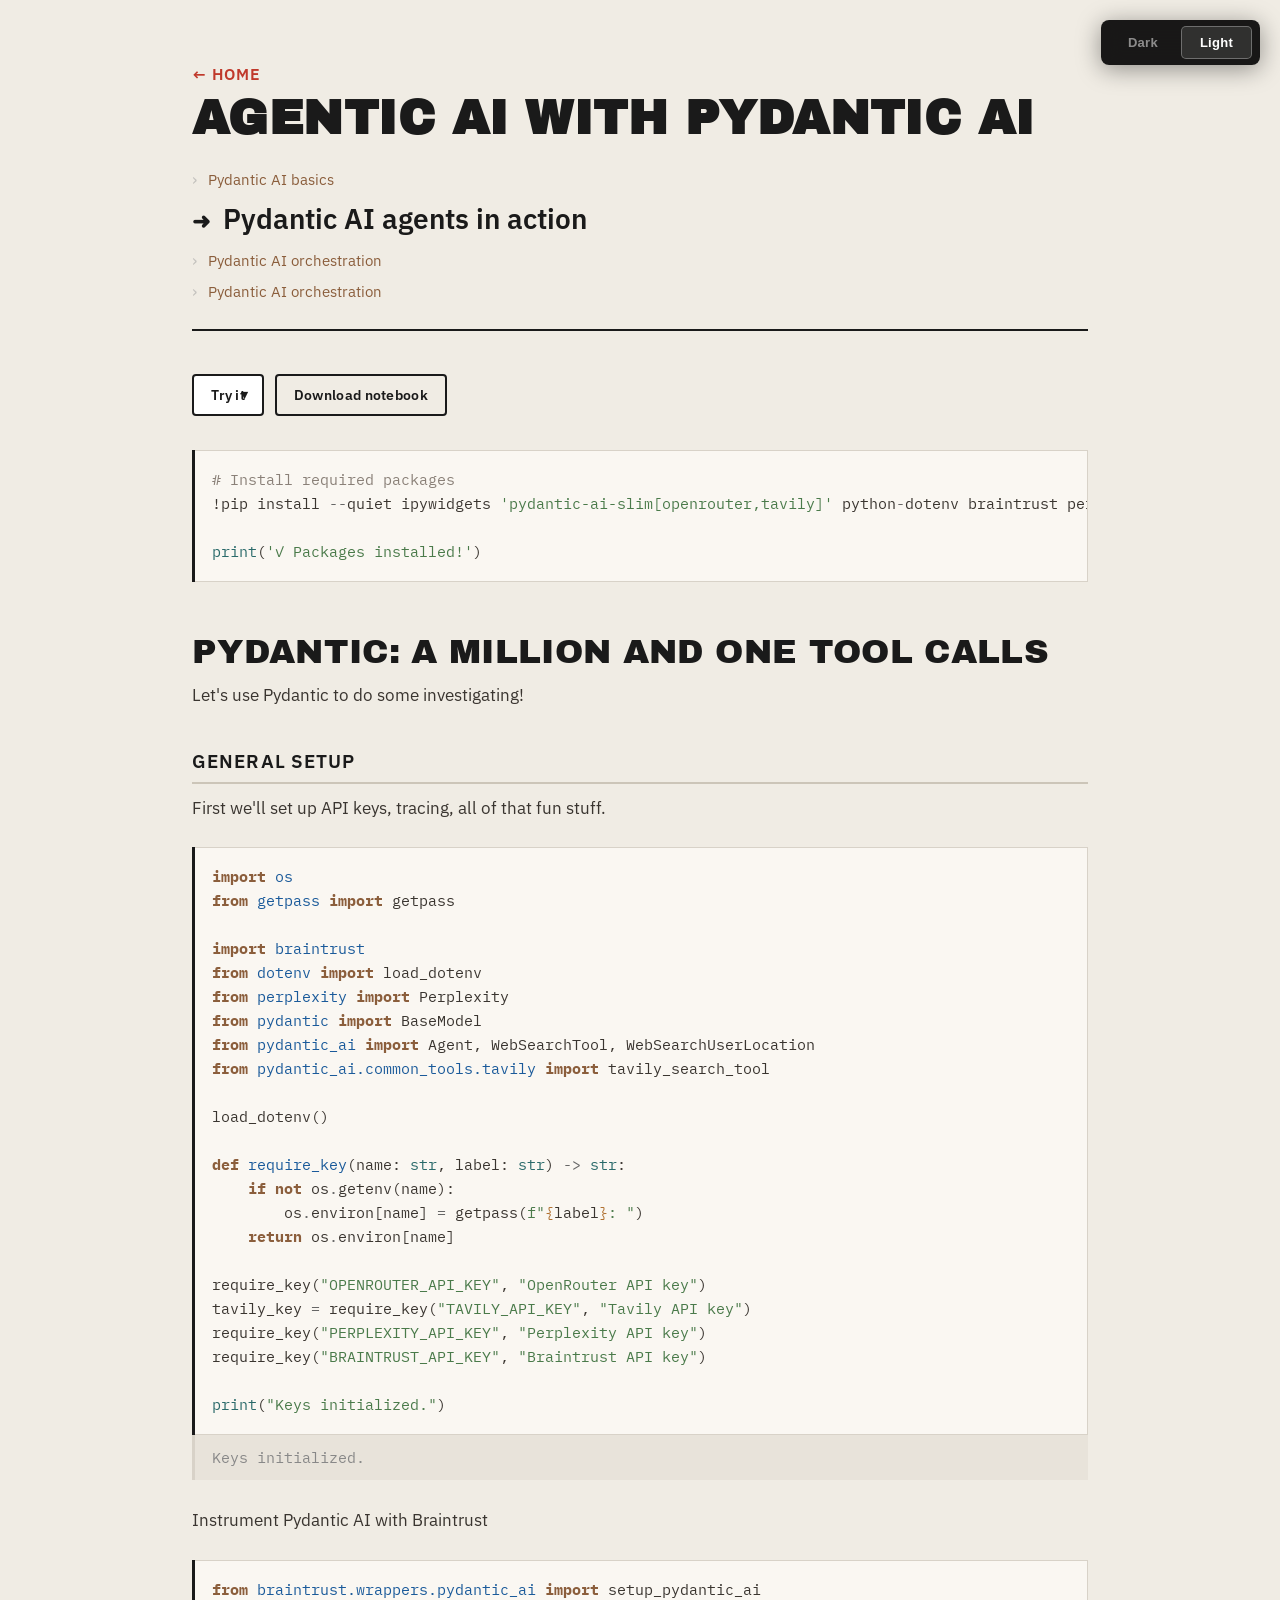
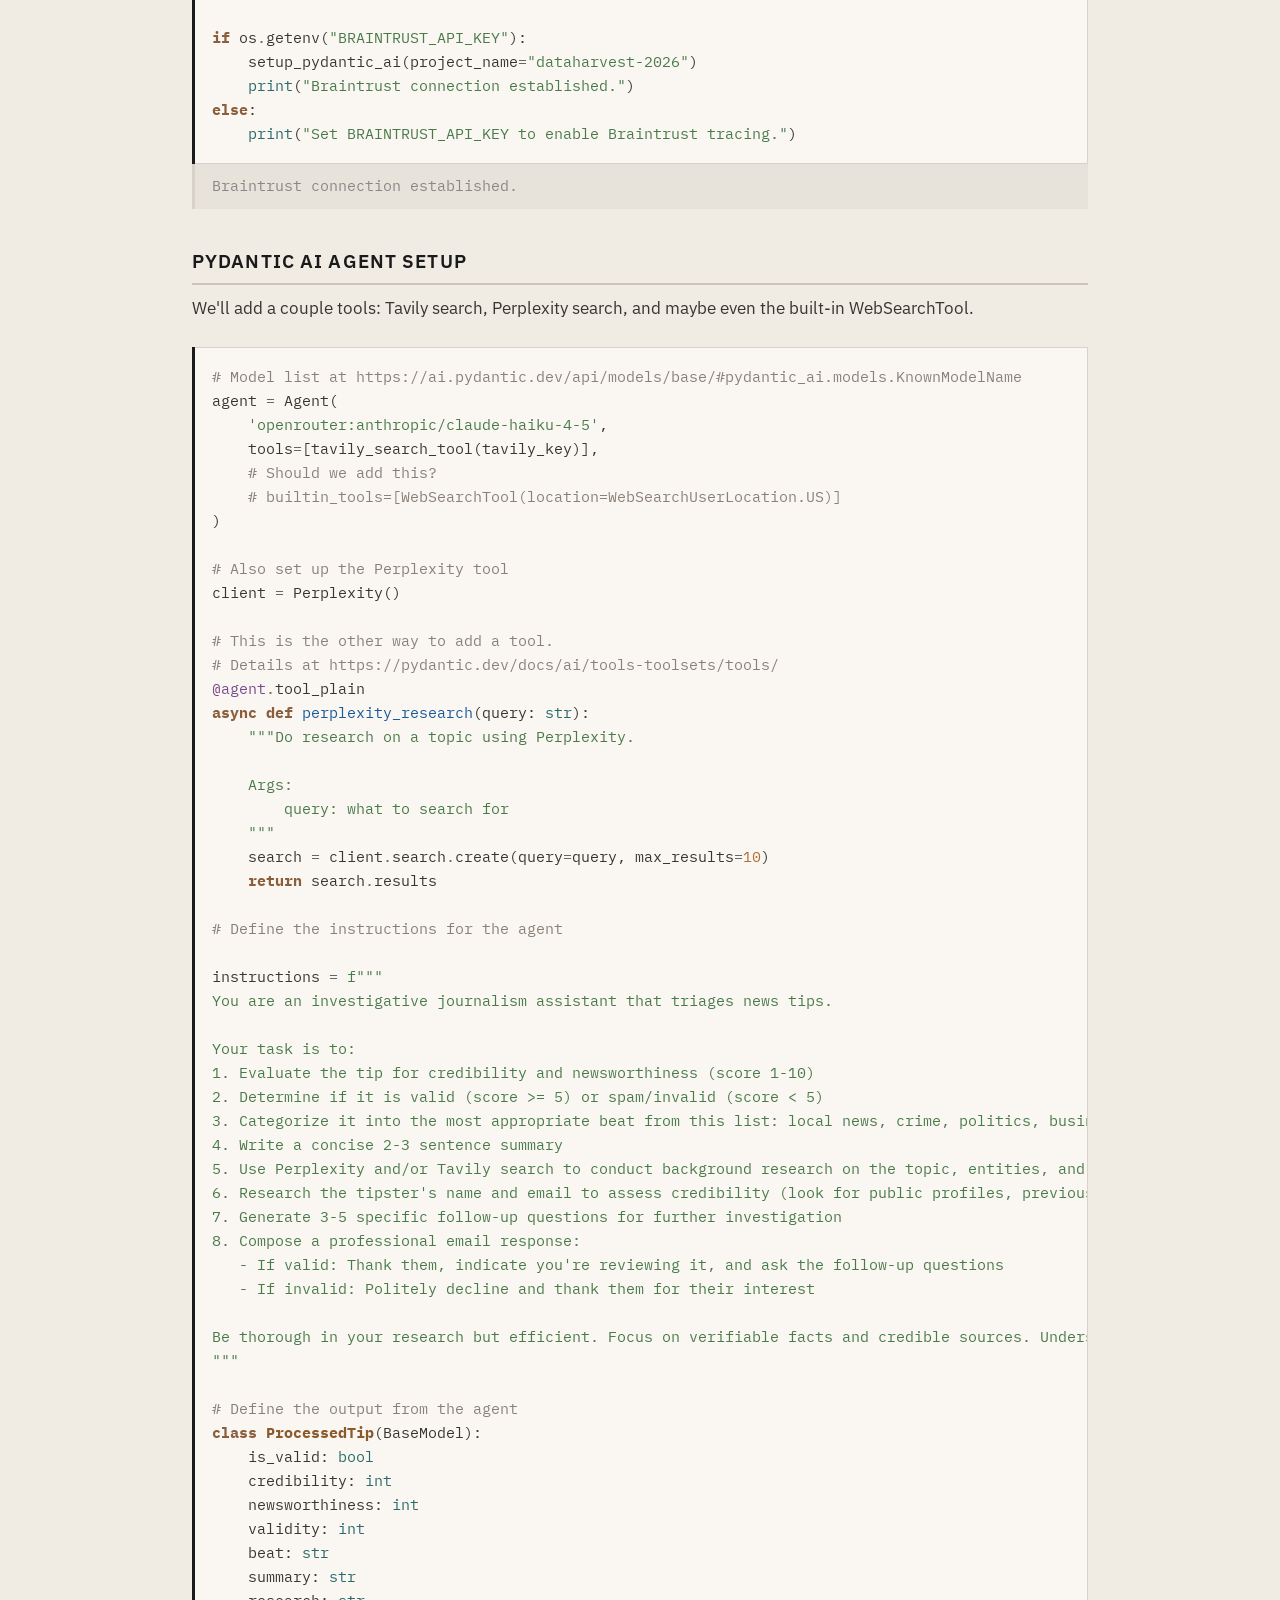
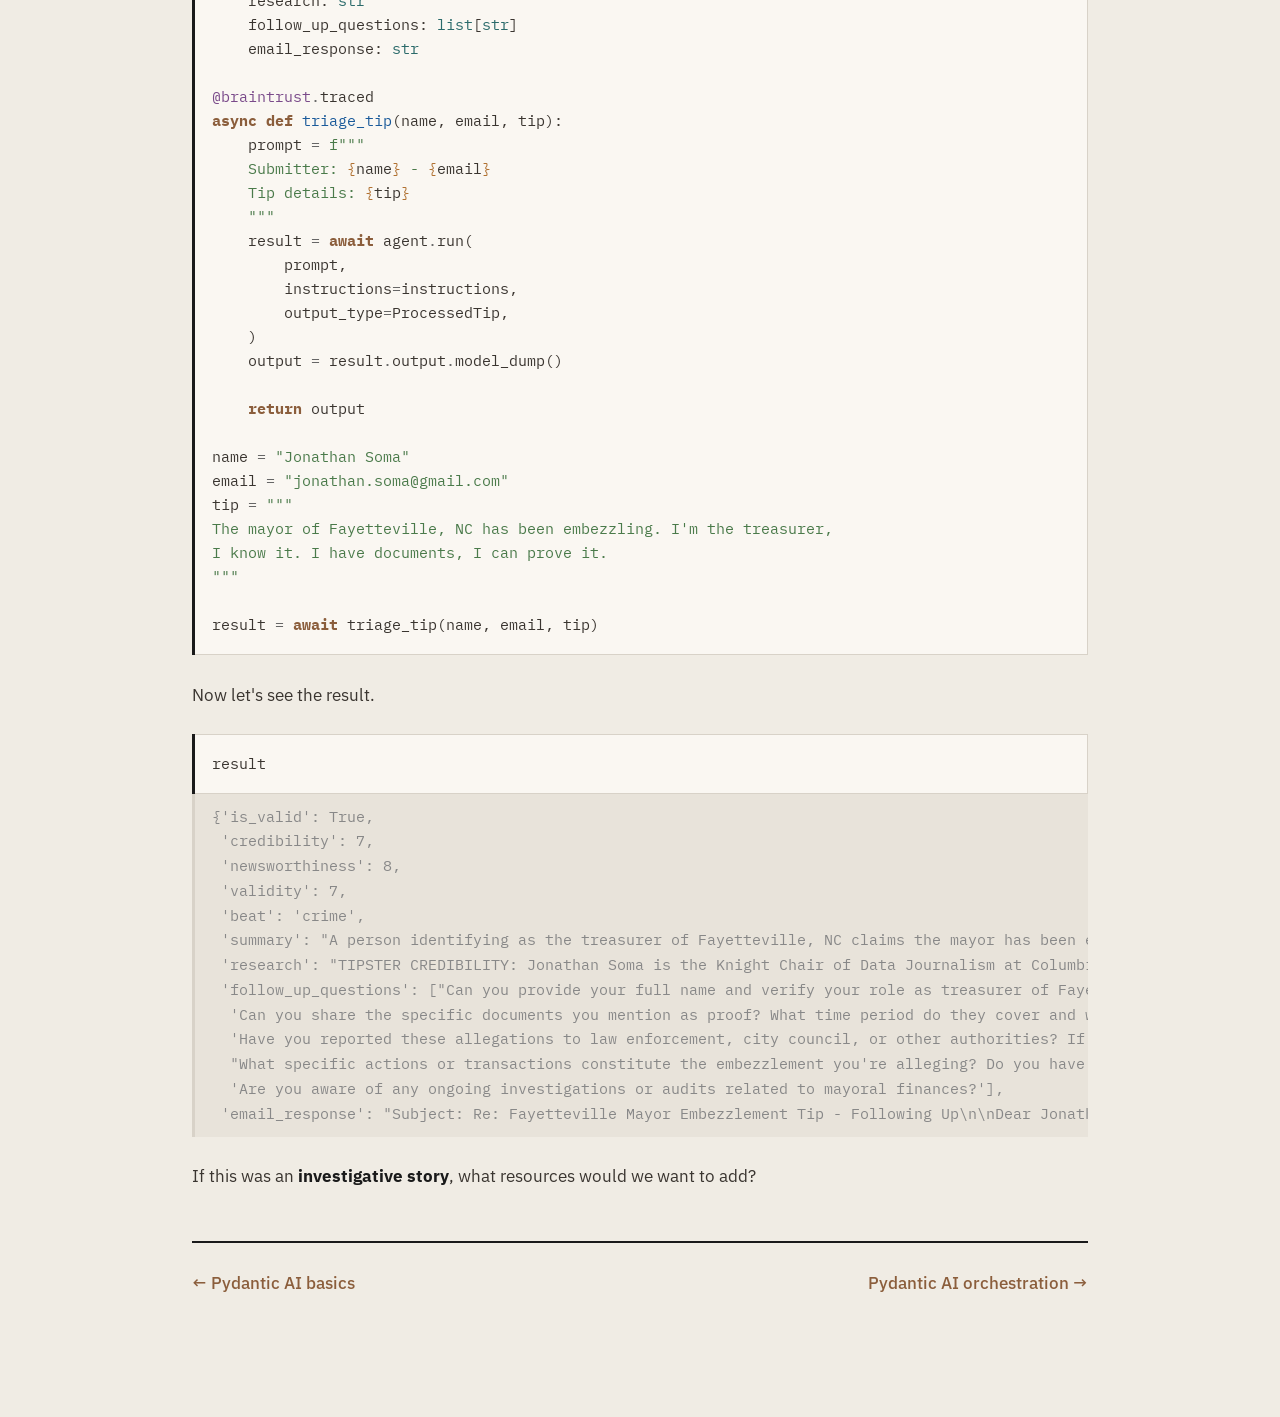
<file: docs/02-pydantic-ai-agents-in-action/02-pydantic-ai-agents-in-action-ANSWERS.html>
<!DOCTYPE html>
<html lang="en">
<head>
    <meta charset="utf-8">
    <meta name="viewport" content="width=device-width, initial-scale=1">
    <title>Pydantic AI agents in action</title>
    
    <meta name="description" content="Build a tip-triage agent that combines Tavily search, Perplexity search, structured output, and optional Braintrust tracing.">
    <meta name="author" content="Jonathan Soma">
    <link rel="canonical" href="https://jsoma.github.io/workshop-ai-agents/02-pydantic-ai-agents-in-action/02-pydantic-ai-agents-in-action-ANSWERS.html">
    
    
    
    <meta property="og:title" content="Pydantic AI agents in action">
    <meta property="og:description" content="Build a tip-triage agent that combines Tavily search, Perplexity search, structured output, and optional Braintrust tracing.">
    <meta property="og:type" content="website">
    <meta property="og:url" content="https://jsoma.github.io/workshop-ai-agents/02-pydantic-ai-agents-in-action/02-pydantic-ai-agents-in-action-ANSWERS.html">
    <meta property="og:site_name" content="Agentic AI with Pydantic AI">
    <meta property="og:image" content="https://jsoma.github.io/workshop-ai-agents/pydantic-ai-agents-social.png">
    <meta property="og:image:width" content="1200">
    <meta property="og:image:height" content="675">
    <meta property="og:image:alt" content="Pydantic AI agents in action preview">
    <meta name="twitter:card" content="summary_large_image">
    <meta name="twitter:title" content="Pydantic AI agents in action">
    <meta name="twitter:description" content="Build a tip-triage agent that combines Tavily search, Perplexity search, structured output, and optional Braintrust tracing.">
    <meta name="twitter:image" content="https://jsoma.github.io/workshop-ai-agents/pydantic-ai-agents-social.png">
    <meta name="twitter:image:alt" content="Pydantic AI agents in action preview">
    <meta name="twitter:creator" content="@dangerscarf">
    

    <link rel="preconnect" href="https://fonts.googleapis.com">
    <link rel="preconnect" href="https://fonts.gstatic.com" crossorigin>
    <link href="https://fonts.googleapis.com/css2?family=Playfair+Display:ital,wght@0,400;0,700;1,400;1,700&family=Source+Serif+4:ital,opsz,wght@0,8..60,400;0,8..60,600;1,8..60,400&family=Inter:wght@400;500;600&family=Archivo+Black&family=IBM+Plex+Mono:wght@400;500&family=IBM+Plex+Sans:wght@400;500;600&display=swap" rel="stylesheet">
    <link rel="stylesheet" href="../static/base.css">
    
<link rel="stylesheet" href="../static/read.css">

    <script>
    // Set theme before paint to avoid FOUC
    (function(){var s=localStorage.getItem('theme');var t=s||(window.matchMedia('(prefers-color-scheme: light)').matches?'light':'dark');document.documentElement.className='theme-'+(t==='dark'?'noir':'broadsheet');})();
    </script>
</head>
<body>

<div class="theme-switcher">
    <button class="active" onclick="setTheme('dark', this)">Dark</button>
    <button onclick="setTheme('light', this)">Light</button>
</div>

<div class="page">
    

<nav class="nb-topnav">
    <a href="../index.html" class="nb-topnav-home">&larr; Home</a>
    
    <div class="nb-topnav-title">Agentic AI with Pydantic AI</div>
    
    <ol class="nb-topnav-list">
        
        <li>
            
            <a href="../01-pydantic-ai-basics/01-pydantic-ai-basics-ANSWERS.html">Pydantic AI basics</a>
            
        </li>
        
        <li class="is-current">
            
            <span class="nb-topnav-current">Pydantic AI agents in action</span>
            
        </li>
        
        <li>
            
            <a href="../03-pydantic-ai-and-property-ownership-orchestration/03-pydantic-ai-orchestration-ANSWERS.html">Pydantic AI orchestration</a>
            
        </li>
        
        <li>
            
            <a href="../04-pydantic-ai-and-oil-spills-more-orchestration/04-pydantic-ai-north-dakota-spills-ANSWERS.html">Pydantic AI orchestration</a>
            
        </li>
        
    </ol>
</nav>



<div class="nb-actions">
    
    <details class="nb-try-menu">
        <summary class="nb-action-btn nb-action-colab">Try it</summary>
        <div class="nb-try-options">
            
            <a href="https://colab.research.google.com/github/jsoma/workshop-ai-agents/blob/main/docs/02-pydantic-ai-agents-in-action/02-pydantic-ai-agents-in-action-ANSWERS.ipynb" target="_blank" rel="noopener">Open in Colab</a>
            
            <a href="https://colab.research.google.com/github/jsoma/workshop-ai-agents/blob/main/docs/02-pydantic-ai-agents-in-action/02-pydantic-ai-agents-in-action.ipynb" target="_blank" rel="noopener">Colab (code-along)</a>
            
            <a href="https://codespaces.new/jsoma/workshop-ai-agents?ref=main" target="_blank" rel="noopener">Codespaces</a>
            
        </div>
    </details>
    
    
    <a href="02-pydantic-ai-agents-in-action-ANSWERS.ipynb" class="nb-action-btn nb-action-download" download>Download notebook</a>
    
</div>


<div class="cell border-box-sizing code_cell rendered" id="cell-id=508ce77b">
<div class="input">
<div class="prompt input_prompt">In [ ]:</div>
<div class="inner_cell">
<div class="input_area">
<div class="highlight hl-ipython3"><pre><span></span><span class="c1"># Install required packages</span>
<span class="err">!</span><span class="n">pip</span> <span class="n">install</span> <span class="o">--</span><span class="n">quiet</span> <span class="n">ipywidgets</span> <span class="s1">'pydantic-ai-slim[openrouter,tavily]'</span> <span class="n">python</span><span class="o">-</span><span class="n">dotenv</span> <span class="n">braintrust</span> <span class="n">perplexityai</span> <span class="n">fastmcp</span>

<span class="nb">print</span><span class="p">(</span><span class="s1">'✓ Packages installed!'</span><span class="p">)</span>
</pre></div>
</div>
</div>
</div>
</div>
<div class="cell border-box-sizing text_cell rendered" id="cell-id=8e11efd2"><div class="prompt input_prompt">
</div><div class="inner_cell">
<div class="text_cell_render border-box-sizing rendered_html">
<h1 id="Pydantic:-A-million-and-one-tool-calls">Pydantic: A million and one tool calls<a class="anchor-link" href="#Pydantic:-A-million-and-one-tool-calls">¶</a></h1><p>Let's use Pydantic to do some investigating!</p>
<h2 id="General-setup">General setup<a class="anchor-link" href="#General-setup">¶</a></h2><p>First we'll set up API keys, tracing, all of that fun stuff.</p>
</div>
</div>
</div>
<div class="cell border-box-sizing code_cell rendered" id="cell-id=aa1cde11">
<div class="input">
<div class="prompt input_prompt">In [2]:</div>
<div class="inner_cell">
<div class="input_area">
<div class="highlight hl-ipython3"><pre><span></span><span class="kn">import</span><span class="w"> </span><span class="nn">os</span>
<span class="kn">from</span><span class="w"> </span><span class="nn">getpass</span><span class="w"> </span><span class="kn">import</span> <span class="n">getpass</span>

<span class="kn">import</span><span class="w"> </span><span class="nn">braintrust</span>
<span class="kn">from</span><span class="w"> </span><span class="nn">dotenv</span><span class="w"> </span><span class="kn">import</span> <span class="n">load_dotenv</span>
<span class="kn">from</span><span class="w"> </span><span class="nn">perplexity</span><span class="w"> </span><span class="kn">import</span> <span class="n">Perplexity</span>
<span class="kn">from</span><span class="w"> </span><span class="nn">pydantic</span><span class="w"> </span><span class="kn">import</span> <span class="n">BaseModel</span>
<span class="kn">from</span><span class="w"> </span><span class="nn">pydantic_ai</span><span class="w"> </span><span class="kn">import</span> <span class="n">Agent</span><span class="p">,</span> <span class="n">WebSearchTool</span><span class="p">,</span> <span class="n">WebSearchUserLocation</span>
<span class="kn">from</span><span class="w"> </span><span class="nn">pydantic_ai.common_tools.tavily</span><span class="w"> </span><span class="kn">import</span> <span class="n">tavily_search_tool</span>

<span class="n">load_dotenv</span><span class="p">()</span>

<span class="k">def</span><span class="w"> </span><span class="nf">require_key</span><span class="p">(</span><span class="n">name</span><span class="p">:</span> <span class="nb">str</span><span class="p">,</span> <span class="n">label</span><span class="p">:</span> <span class="nb">str</span><span class="p">)</span> <span class="o">-&gt;</span> <span class="nb">str</span><span class="p">:</span>
    <span class="k">if</span> <span class="ow">not</span> <span class="n">os</span><span class="o">.</span><span class="n">getenv</span><span class="p">(</span><span class="n">name</span><span class="p">):</span>
        <span class="n">os</span><span class="o">.</span><span class="n">environ</span><span class="p">[</span><span class="n">name</span><span class="p">]</span> <span class="o">=</span> <span class="n">getpass</span><span class="p">(</span><span class="sa">f</span><span class="s2">"</span><span class="si">{</span><span class="n">label</span><span class="si">}</span><span class="s2">: "</span><span class="p">)</span>
    <span class="k">return</span> <span class="n">os</span><span class="o">.</span><span class="n">environ</span><span class="p">[</span><span class="n">name</span><span class="p">]</span>

<span class="n">require_key</span><span class="p">(</span><span class="s2">"OPENROUTER_API_KEY"</span><span class="p">,</span> <span class="s2">"OpenRouter API key"</span><span class="p">)</span>
<span class="n">tavily_key</span> <span class="o">=</span> <span class="n">require_key</span><span class="p">(</span><span class="s2">"TAVILY_API_KEY"</span><span class="p">,</span> <span class="s2">"Tavily API key"</span><span class="p">)</span>
<span class="n">require_key</span><span class="p">(</span><span class="s2">"PERPLEXITY_API_KEY"</span><span class="p">,</span> <span class="s2">"Perplexity API key"</span><span class="p">)</span>
<span class="n">require_key</span><span class="p">(</span><span class="s2">"BRAINTRUST_API_KEY"</span><span class="p">,</span> <span class="s2">"Braintrust API key"</span><span class="p">)</span>

<span class="nb">print</span><span class="p">(</span><span class="s2">"Keys initialized."</span><span class="p">)</span>
</pre></div>
</div>
</div>
</div>
<div class="output_wrapper">
<div class="output">
<div class="output_area">
<div class="prompt"></div>
<div class="output_subarea output_stream output_stdout output_text">
<pre>Keys initialized.
</pre>
</div>
</div>
</div>
</div>
</div>
<div class="cell border-box-sizing text_cell rendered" id="cell-id=426b03c7"><div class="prompt input_prompt">
</div><div class="inner_cell">
<div class="text_cell_render border-box-sizing rendered_html">
<p>Instrument Pydantic AI with Braintrust</p>
</div>
</div>
</div>
<div class="cell border-box-sizing code_cell rendered" id="cell-id=187019ad">
<div class="input">
<div class="prompt input_prompt">In [2]:</div>
<div class="inner_cell">
<div class="input_area">
<div class="highlight hl-ipython3"><pre><span></span><span class="kn">from</span><span class="w"> </span><span class="nn">braintrust.wrappers.pydantic_ai</span><span class="w"> </span><span class="kn">import</span> <span class="n">setup_pydantic_ai</span>

<span class="k">if</span> <span class="n">os</span><span class="o">.</span><span class="n">getenv</span><span class="p">(</span><span class="s2">"BRAINTRUST_API_KEY"</span><span class="p">):</span>
    <span class="n">setup_pydantic_ai</span><span class="p">(</span><span class="n">project_name</span><span class="o">=</span><span class="s2">"dataharvest-2026"</span><span class="p">)</span>
    <span class="nb">print</span><span class="p">(</span><span class="s2">"Braintrust connection established."</span><span class="p">)</span>
<span class="k">else</span><span class="p">:</span>
    <span class="nb">print</span><span class="p">(</span><span class="s2">"Set BRAINTRUST_API_KEY to enable Braintrust tracing."</span><span class="p">)</span>
</pre></div>
</div>
</div>
</div>
<div class="output_wrapper">
<div class="output">
<div class="output_area">
<div class="prompt"></div>
<div class="output_subarea output_stream output_stdout output_text">
<pre>Braintrust connection established.
</pre>
</div>
</div>
</div>
</div>
</div>
<div class="cell border-box-sizing text_cell rendered" id="cell-id=4c782278"><div class="prompt input_prompt">
</div><div class="inner_cell">
<div class="text_cell_render border-box-sizing rendered_html">
<h2 id="Pydantic-AI-Agent-setup">Pydantic AI Agent setup<a class="anchor-link" href="#Pydantic-AI-Agent-setup">¶</a></h2><p>We'll add a couple tools: Tavily search, Perplexity search, and maybe even the built-in WebSearchTool.</p>
</div>
</div>
</div>
<div class="cell border-box-sizing code_cell rendered" id="cell-id=55507a7f">
<div class="input">
<div class="prompt input_prompt">In [ ]:</div>
<div class="inner_cell">
<div class="input_area">
<div class="highlight hl-ipython3"><pre><span></span><span class="c1"># Model list at https://ai.pydantic.dev/api/models/base/#pydantic_ai.models.KnownModelName</span>
<span class="n">agent</span> <span class="o">=</span> <span class="n">Agent</span><span class="p">(</span>
    <span class="s1">'openrouter:anthropic/claude-haiku-4-5'</span><span class="p">,</span>
    <span class="n">tools</span><span class="o">=</span><span class="p">[</span><span class="n">tavily_search_tool</span><span class="p">(</span><span class="n">tavily_key</span><span class="p">)],</span>
    <span class="c1"># Should we add this?</span>
    <span class="c1"># builtin_tools=[WebSearchTool(location=WebSearchUserLocation.US)]</span>
<span class="p">)</span>

<span class="c1"># Also set up the Perplexity tool</span>
<span class="n">client</span> <span class="o">=</span> <span class="n">Perplexity</span><span class="p">()</span>

<span class="c1"># This is the other way to add a tool.</span>
<span class="c1"># Details at https://pydantic.dev/docs/ai/tools-toolsets/tools/</span>
<span class="nd">@agent</span><span class="o">.</span><span class="n">tool_plain</span>
<span class="k">async</span> <span class="k">def</span><span class="w"> </span><span class="nf">perplexity_research</span><span class="p">(</span><span class="n">query</span><span class="p">:</span> <span class="nb">str</span><span class="p">):</span>
<span class="w">    </span><span class="sd">"""Do research on a topic using Perplexity.</span>

<span class="sd">    Args:</span>
<span class="sd">        query: what to search for</span>
<span class="sd">    """</span>
    <span class="n">search</span> <span class="o">=</span> <span class="n">client</span><span class="o">.</span><span class="n">search</span><span class="o">.</span><span class="n">create</span><span class="p">(</span><span class="n">query</span><span class="o">=</span><span class="n">query</span><span class="p">,</span> <span class="n">max_results</span><span class="o">=</span><span class="mi">10</span><span class="p">)</span>
    <span class="k">return</span> <span class="n">search</span><span class="o">.</span><span class="n">results</span>

<span class="c1"># Define the instructions for the agent</span>

<span class="n">instructions</span> <span class="o">=</span> <span class="sa">f</span><span class="s2">"""</span>
<span class="s2">You are an investigative journalism assistant that triages news tips.</span>

<span class="s2">Your task is to:</span>
<span class="s2">1. Evaluate the tip for credibility and newsworthiness (score 1-10)</span>
<span class="s2">2. Determine if it is valid (score &gt;= 5) or spam/invalid (score &lt; 5)</span>
<span class="s2">3. Categorize it into the most appropriate beat from this list: local news, crime, politics, business, health, technology, environment, education, culture, sports, international news</span>
<span class="s2">4. Write a concise 2-3 sentence summary</span>
<span class="s2">5. Use Perplexity and/or Tavily search to conduct background research on the topic, entities, and location mentioned</span>
<span class="s2">6. Research the tipster's name and email to assess credibility (look for public profiles, previous journalism involvement, potential biases)</span>
<span class="s2">7. Generate 3-5 specific follow-up questions for further investigation</span>
<span class="s2">8. Compose a professional email response:</span>
<span class="s2">   - If valid: Thank them, indicate you're reviewing it, and ask the follow-up questions</span>
<span class="s2">   - If invalid: Politely decline and thank them for their interest</span>

<span class="s2">Be thorough in your research but efficient. Focus on verifiable facts and credible sources. Understand that people don't really know how to write tips, and you should follow up on most of the ones that are not obviously crazy people.</span>
<span class="s2">"""</span>

<span class="c1"># Define the output from the agent</span>
<span class="k">class</span><span class="w"> </span><span class="nc">ProcessedTip</span><span class="p">(</span><span class="n">BaseModel</span><span class="p">):</span>
    <span class="n">is_valid</span><span class="p">:</span> <span class="nb">bool</span>
    <span class="n">credibility</span><span class="p">:</span> <span class="nb">int</span>
    <span class="n">newsworthiness</span><span class="p">:</span> <span class="nb">int</span>
    <span class="n">validity</span><span class="p">:</span> <span class="nb">int</span>
    <span class="n">beat</span><span class="p">:</span> <span class="nb">str</span>
    <span class="n">summary</span><span class="p">:</span> <span class="nb">str</span>
    <span class="n">research</span><span class="p">:</span> <span class="nb">str</span>
    <span class="n">follow_up_questions</span><span class="p">:</span> <span class="nb">list</span><span class="p">[</span><span class="nb">str</span><span class="p">]</span>
    <span class="n">email_response</span><span class="p">:</span> <span class="nb">str</span>

<span class="nd">@braintrust</span><span class="o">.</span><span class="n">traced</span>
<span class="k">async</span> <span class="k">def</span><span class="w"> </span><span class="nf">triage_tip</span><span class="p">(</span><span class="n">name</span><span class="p">,</span> <span class="n">email</span><span class="p">,</span> <span class="n">tip</span><span class="p">):</span>
    <span class="n">prompt</span> <span class="o">=</span> <span class="sa">f</span><span class="s2">"""</span>
<span class="s2">    Submitter: </span><span class="si">{</span><span class="n">name</span><span class="si">}</span><span class="s2"> - </span><span class="si">{</span><span class="n">email</span><span class="si">}</span>
<span class="s2">    Tip details: </span><span class="si">{</span><span class="n">tip</span><span class="si">}</span>
<span class="s2">    """</span>
    <span class="n">result</span> <span class="o">=</span> <span class="k">await</span> <span class="n">agent</span><span class="o">.</span><span class="n">run</span><span class="p">(</span>
        <span class="n">prompt</span><span class="p">,</span>
        <span class="n">instructions</span><span class="o">=</span><span class="n">instructions</span><span class="p">,</span>
        <span class="n">output_type</span><span class="o">=</span><span class="n">ProcessedTip</span><span class="p">,</span>
    <span class="p">)</span>
    <span class="n">output</span> <span class="o">=</span> <span class="n">result</span><span class="o">.</span><span class="n">output</span><span class="o">.</span><span class="n">model_dump</span><span class="p">()</span>

    <span class="k">return</span> <span class="n">output</span>

<span class="n">name</span> <span class="o">=</span> <span class="s2">"Jonathan Soma"</span>
<span class="n">email</span> <span class="o">=</span> <span class="s2">"jonathan.soma@gmail.com"</span>
<span class="n">tip</span> <span class="o">=</span> <span class="s2">"""</span>
<span class="s2">The mayor of Fayetteville, NC has been embezzling. I'm the treasurer,</span>
<span class="s2">I know it. I have documents, I can prove it.</span>
<span class="s2">"""</span>

<span class="n">result</span> <span class="o">=</span> <span class="k">await</span> <span class="n">triage_tip</span><span class="p">(</span><span class="n">name</span><span class="p">,</span> <span class="n">email</span><span class="p">,</span> <span class="n">tip</span><span class="p">)</span>
</pre></div>
</div>
</div>
</div>
</div>
<div class="cell border-box-sizing text_cell rendered" id="cell-id=c9f6d2ca"><div class="prompt input_prompt">
</div><div class="inner_cell">
<div class="text_cell_render border-box-sizing rendered_html">
<p>Now let's see the result.</p>
</div>
</div>
</div>
<div class="cell border-box-sizing code_cell rendered" id="cell-id=b1e5cc81">
<div class="input">
<div class="prompt input_prompt">In [4]:</div>
<div class="inner_cell">
<div class="input_area">
<div class="highlight hl-ipython3"><pre><span></span><span class="n">result</span>
</pre></div>
</div>
</div>
</div>
<div class="output_wrapper">
<div class="output">
<div class="output_area">
<div class="prompt output_prompt">Out[4]:</div>
<div class="output_text output_subarea output_execute_result">
<pre>{'is_valid': True,
 'credibility': 7,
 'newsworthiness': 8,
 'validity': 7,
 'beat': 'crime',
 'summary': "A person identifying as the treasurer of Fayetteville, NC claims the mayor has been embezzling funds and states they have documentary evidence. Fayetteville's current treasurer is Charles Brioso, who has been in the role since April 2024. The tipster claims direct access to evidence of financial crimes.",
 'research': "TIPSTER CREDIBILITY: Jonathan Soma is the Knight Chair of Data Journalism at Columbia University's Journalism School, director of the Data Journalism MS program and the Lede Program, and a recognized expert in investigative journalism and AI tools for journalism. He has worked with ProPublica, The New York Times, and WNYC. His email (jonathan.soma@gmail.com) matches his publicly listed contact information on his personal website. However, there is no public record indicating he is or has been the treasurer of Fayetteville, NC. The current city treasurer is Charles Brioso (as of April 2024), who holds a CMA and CPA certification. POTENTIAL SCENARIOS: This could be (1) an inside source testing journalism outlets, (2) someone impersonating Soma, (3) Soma using a pseudonym intentionally, (4) Soma's email compromised, or (5) a test of editorial processes. FAYETTEVILLE CONTEXT: Mayor Mitch Colvin has served since December 2017. Public records show past controversies including: a $200,000 settlement regarding discrimination/disrespect allegations (2024), questions about a $1,000 donation from a contractor who later failed to complete $7.9 million in city projects, and transparency concerns regarding federal fund usage and fake bonding companies. However, NO current public allegations of mayoral embezzlement exist. The fraud scandal involved a former mayoral candidate (Franco Webb), not the sitting mayor.",
 'follow_up_questions': ["Can you provide your full name and verify your role as treasurer of Fayetteville? The city's current treasurer is listed as Charles Brioso.",
  'Can you share the specific documents you mention as proof? What time period do they cover and what specific transactions do they reference?',
  'Have you reported these allegations to law enforcement, city council, or other authorities? If so, which agencies and when?',
  "What specific actions or transactions constitute the embezzlement you're alleging? Do you have bank records, purchase orders, or other documentation?",
  'Are you aware of any ongoing investigations or audits related to mayoral finances?'],
 'email_response': "Subject: Re: Fayetteville Mayor Embezzlement Tip - Following Up\n\nDear Jonathan,\n\nThank you for submitting this tip regarding financial misconduct involving Fayetteville's city government. Allegations of embezzlement are serious matters that warrant investigation, and we take all credible leads seriously.\n\nBefore we proceed, we need to verify some details to ensure accuracy:\n\n1. Our records show that Charles Brioso is currently listed as the treasurer of the City of Fayetteville (in office since April 2024). Can you confirm your current role and how you're involved with city finances?\n\n2. To evaluate the strength of this tip, could you describe the nature of the alleged embezzlement and the time period it covers? What specific evidence do you have access to?\n\n3. Have you reported these allegations to law enforcement, city council, or an audit department? If so, which agencies have you contacted and when?\n\n4. Can you provide details about specific transactions, amounts, or accounts involved?\n\nWe understand that coming forward with allegations against city leadership can be complicated. However, we need to verify the sourcing and ensure we have sufficient documentation before proceeding with any investigation. Once we hear back from you with these details, we can assess next steps.\n\nPlease reply at your earliest convenience. You can reach us confidentially if needed.\n\nBest regards,\n[Newsroom]"}</pre>
</div>
</div>
</div>
</div>
</div>
<div class="cell border-box-sizing text_cell rendered" id="cell-id=8788b301"><div class="prompt input_prompt">
</div><div class="inner_cell">
<div class="text_cell_render border-box-sizing rendered_html">
<p>If this was an <strong>investigative story</strong>, what resources would we want to add?</p>
</div>
</div>
</div>



<nav class="nb-nav">
    
    <a href="../01-pydantic-ai-basics/01-pydantic-ai-basics-ANSWERS.html" class="nb-nav-prev">&larr; Pydantic AI basics</a>
    
    
    <a href="../03-pydantic-ai-and-property-ownership-orchestration/03-pydantic-ai-orchestration-ANSWERS.html" class="nb-nav-next">Pydantic AI orchestration &rarr;</a>
    
</nav>




</div>

<script>
function setTheme(theme, btn) {
    var darkNames = {'dark':1, 'noir':1};
    var cls = darkNames[theme] ? 'noir' : 'broadsheet';
    document.documentElement.className = 'theme-' + cls;
    document.querySelectorAll('.theme-switcher button').forEach(function(b) { b.classList.remove('active'); });
    btn.classList.add('active');
    localStorage.setItem('theme', darkNames[theme] ? 'dark' : 'light');
}

// Sync button active state (theme already set by head script)
(function() {
    var saved = localStorage.getItem('theme');
    var theme = saved || (window.matchMedia('(prefers-color-scheme: light)').matches ? 'light' : 'dark');
    var label = theme === 'dark' ? 'Dark' : 'Light';
    document.querySelectorAll('.theme-switcher button').forEach(function(b) {
        b.classList.toggle('active', b.textContent.trim() === label);
    });
})();

window.matchMedia('(prefers-color-scheme: light)').addEventListener('change', function(e) {
    if (!localStorage.getItem('theme')) {
        var cls = e.matches ? 'broadsheet' : 'noir';
        document.documentElement.className = 'theme-' + cls;
        var label = e.matches ? 'Light' : 'Dark';
        document.querySelectorAll('.theme-switcher button').forEach(function(b) {
            b.classList.toggle('active', b.textContent.trim() === label);
        });
    }
});

function loadSlides(slideId, slideUrl) {
    var root = document.getElementById(slideId);
    if (!root) return;
    var preview = root.querySelector('.slide-preview');
    var container = root.querySelector('.slide-container');
    var frame = container && container.querySelector('iframe, embed');
    if (frame && !frame.getAttribute('src')) {
        frame.setAttribute('src', slideUrl);
    }
    if (preview) preview.style.display = 'none';
    if (container) container.style.display = 'block';
}

document.addEventListener('click', function(event) {
    document.querySelectorAll('details.try-menu[open], details.nb-try-menu[open]').forEach(function(menu) {
        if (!menu.contains(event.target)) {
            menu.removeAttribute('open');
        }
    });
});

document.addEventListener('keydown', function(event) {
    if (event.key === 'Escape') {
        document.querySelectorAll('details.try-menu[open], details.nb-try-menu[open]').forEach(function(menu) {
            menu.removeAttribute('open');
        });
    }
});
</script>

<script>
// Detect blocked newsletter iframes and show a fallback link
(function() {
    function replaceWithLink(iframe, src) {
        var link = document.createElement('a');
        link.href = src;
        link.className = 'newsletter-fallback-btn';
        link.innerHTML = 'Subscribe to the newsletter &rarr;';
        iframe.replaceWith(link);
        // Also hide the beehiiv script tag if present
        var scripts = document.querySelectorAll('.newsletter-signup script');
        scripts.forEach(function(s) { s.remove(); });
    }
    document.querySelectorAll('.newsletter-signup iframe').forEach(function(iframe) {
        var src = iframe.src;
        if (!src) return;
        // Check iframe dimensions after it settles — blocked iframes
        // typically render as 0-height or very small
        var timer = setTimeout(function() {
            var h = iframe.offsetHeight || iframe.getBoundingClientRect().height;
            if (h < 20) {
                replaceWithLink(iframe, src);
            }
        }, 3000);
    });
})();
</script>
</body>
</html>
</file>
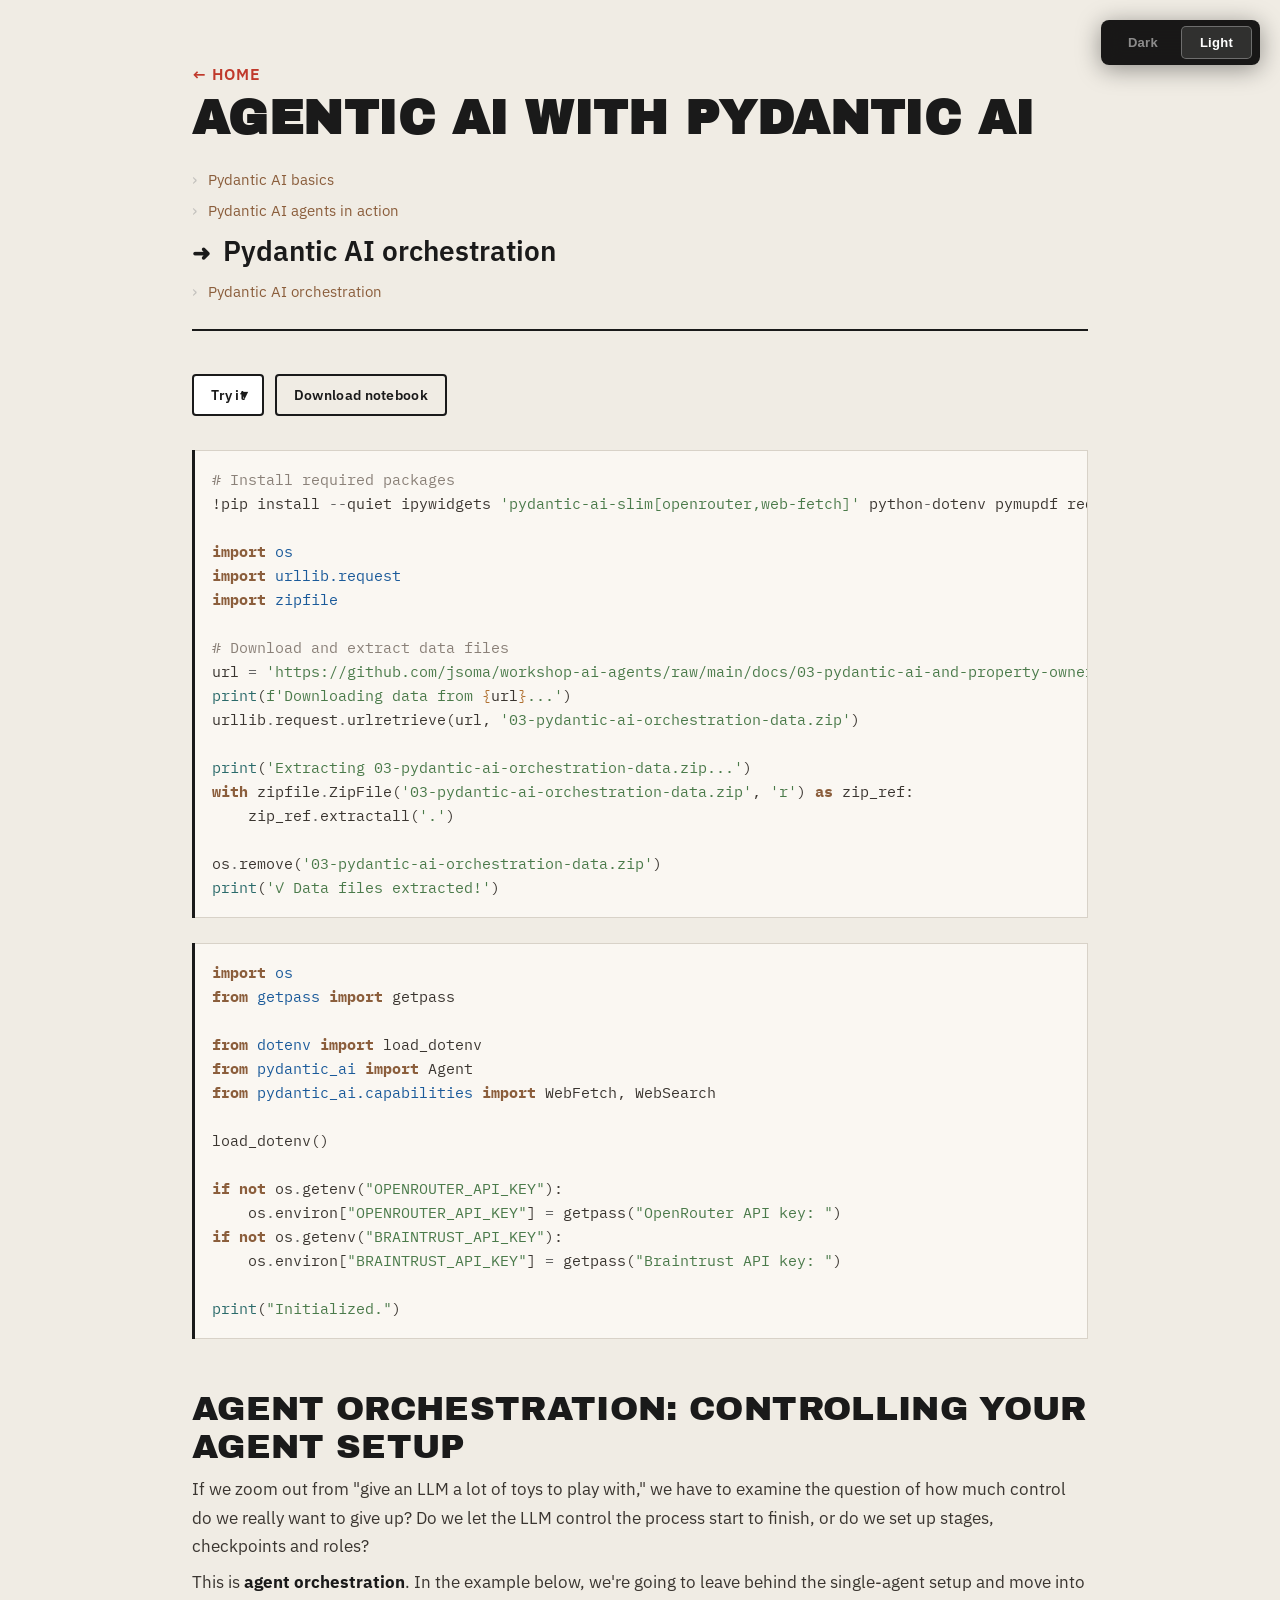
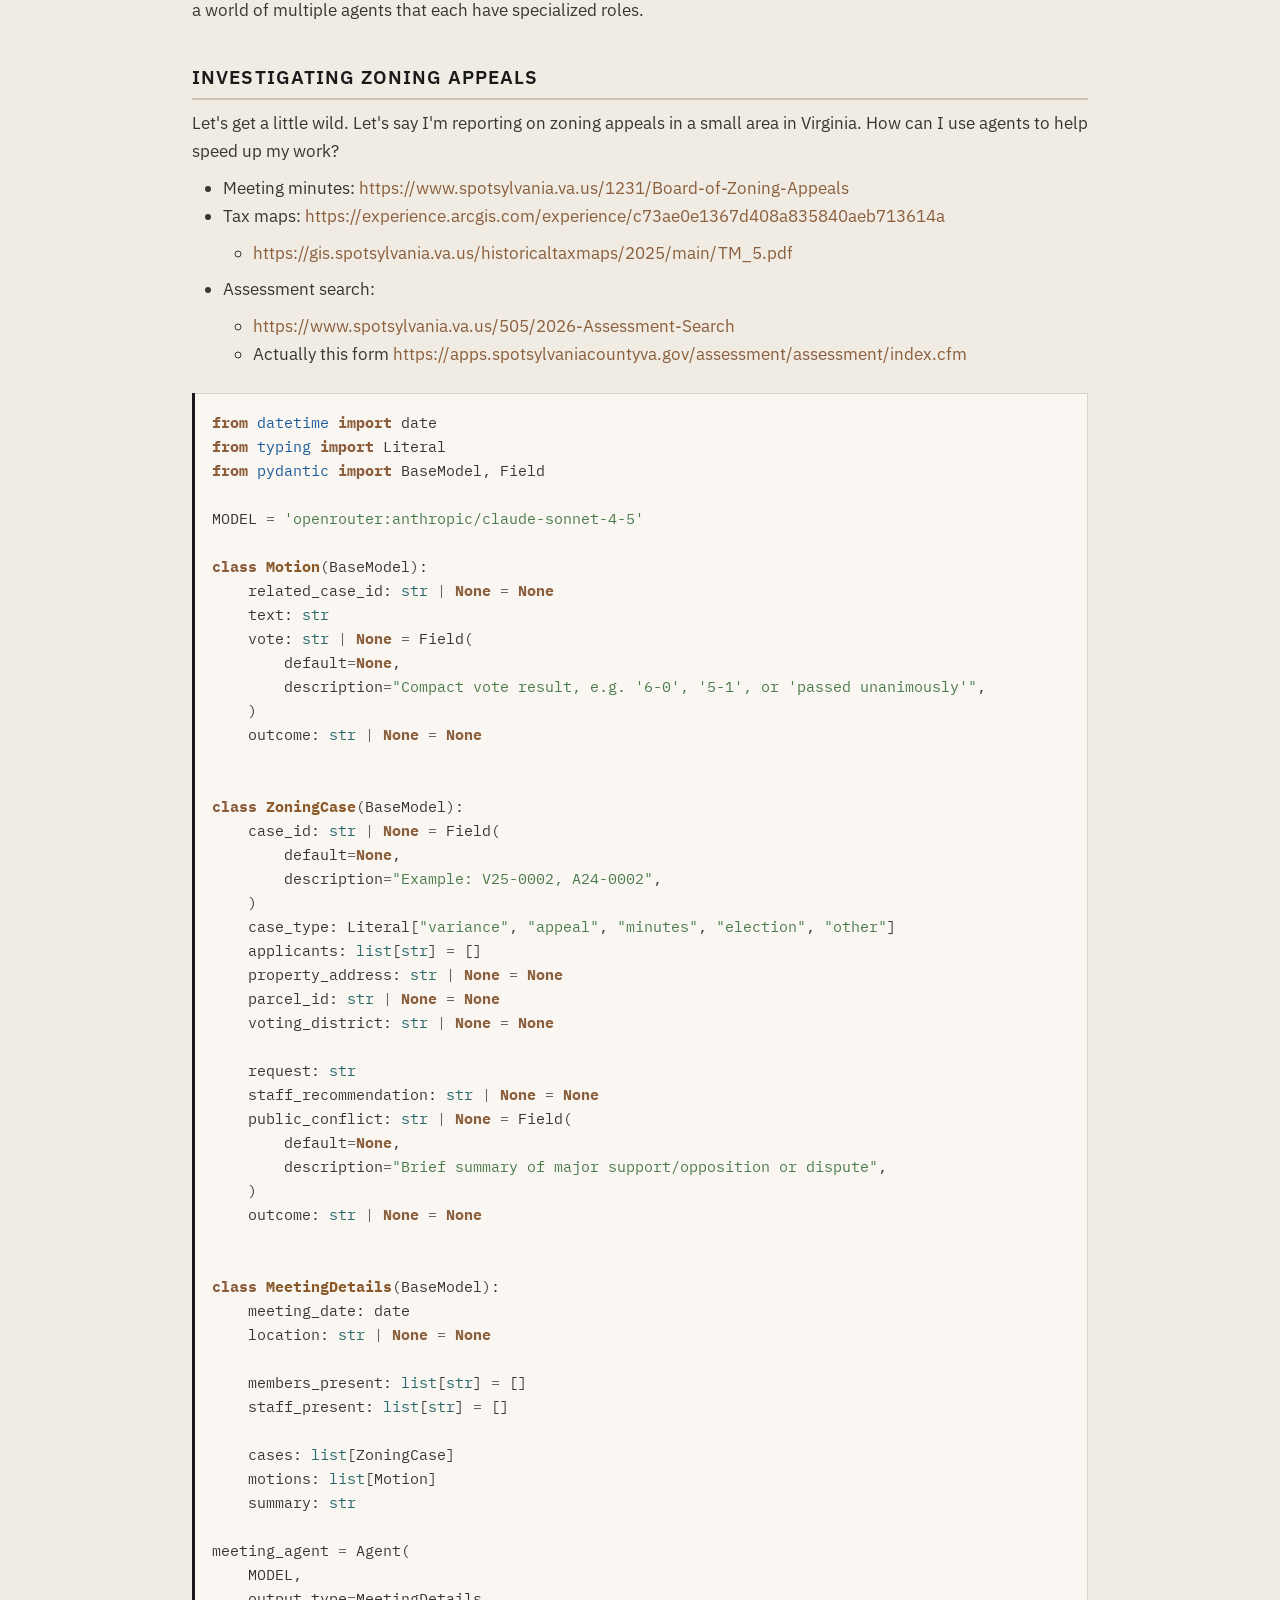
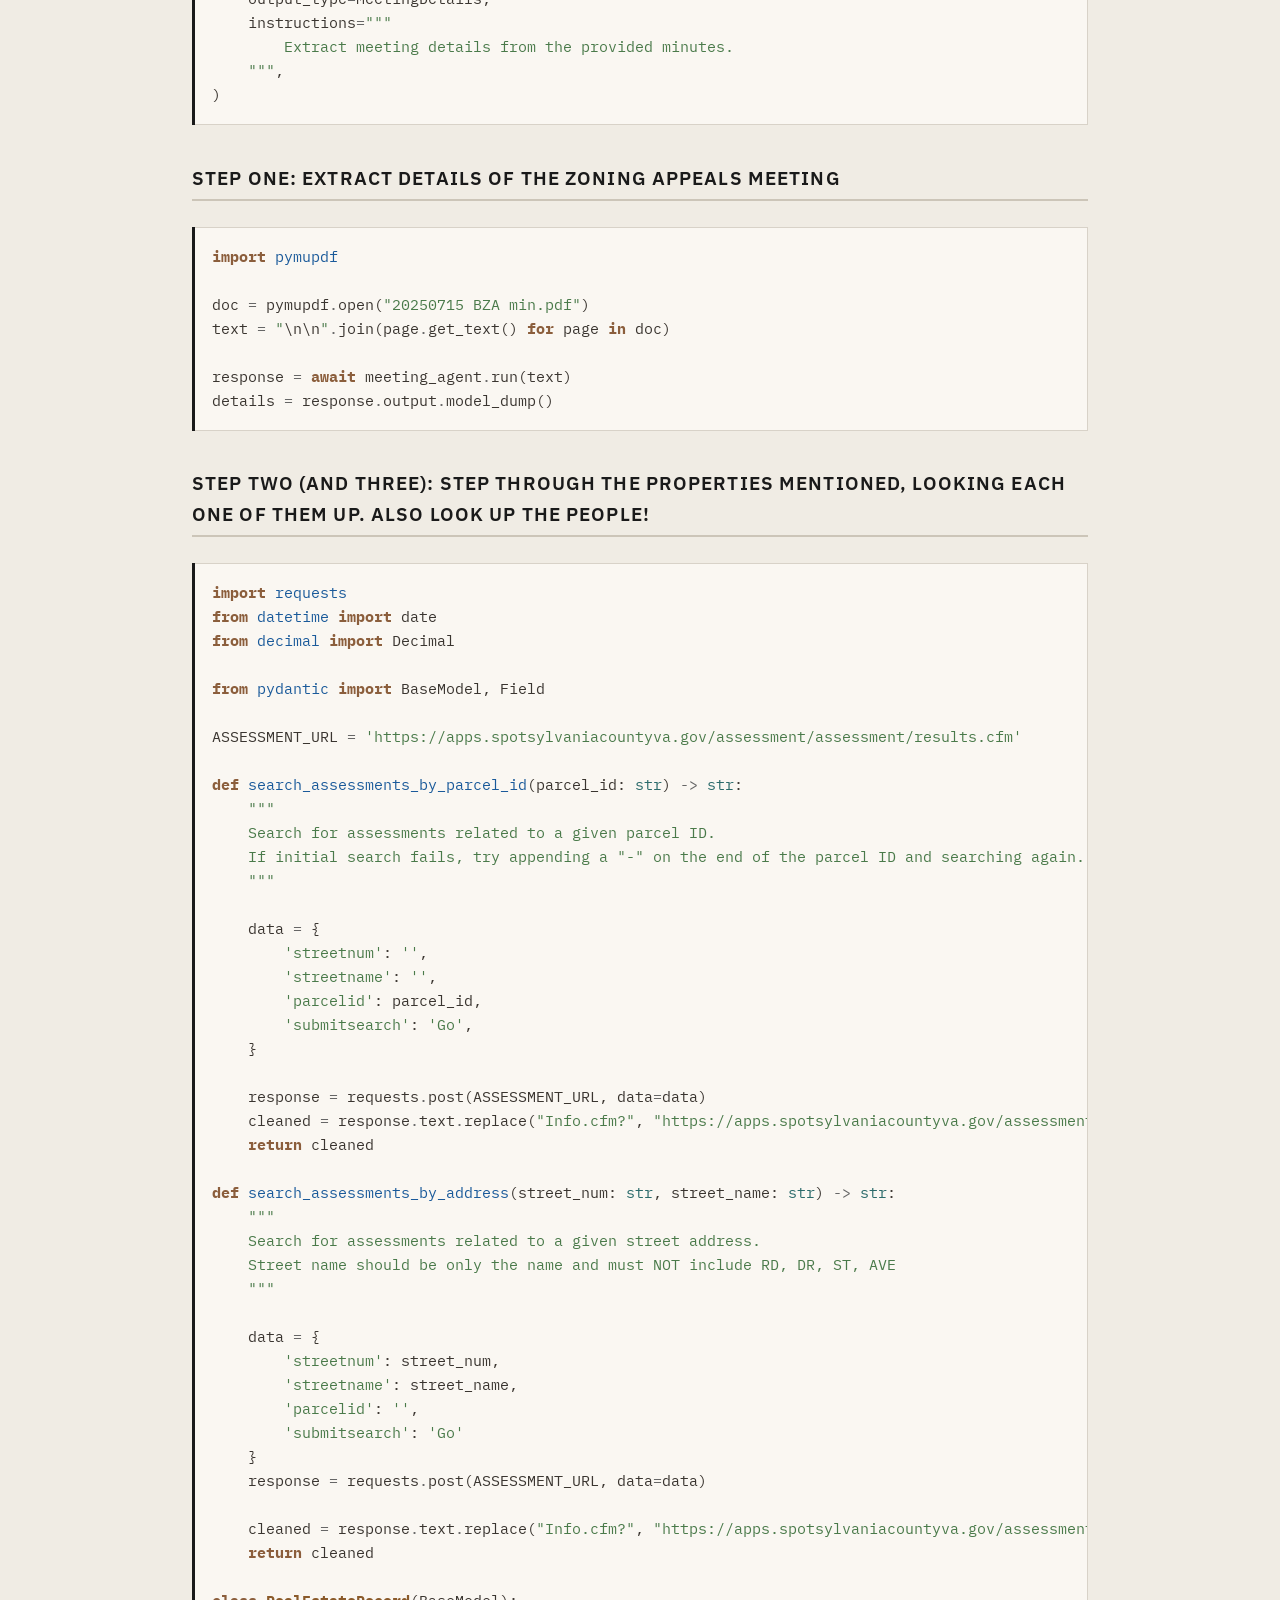
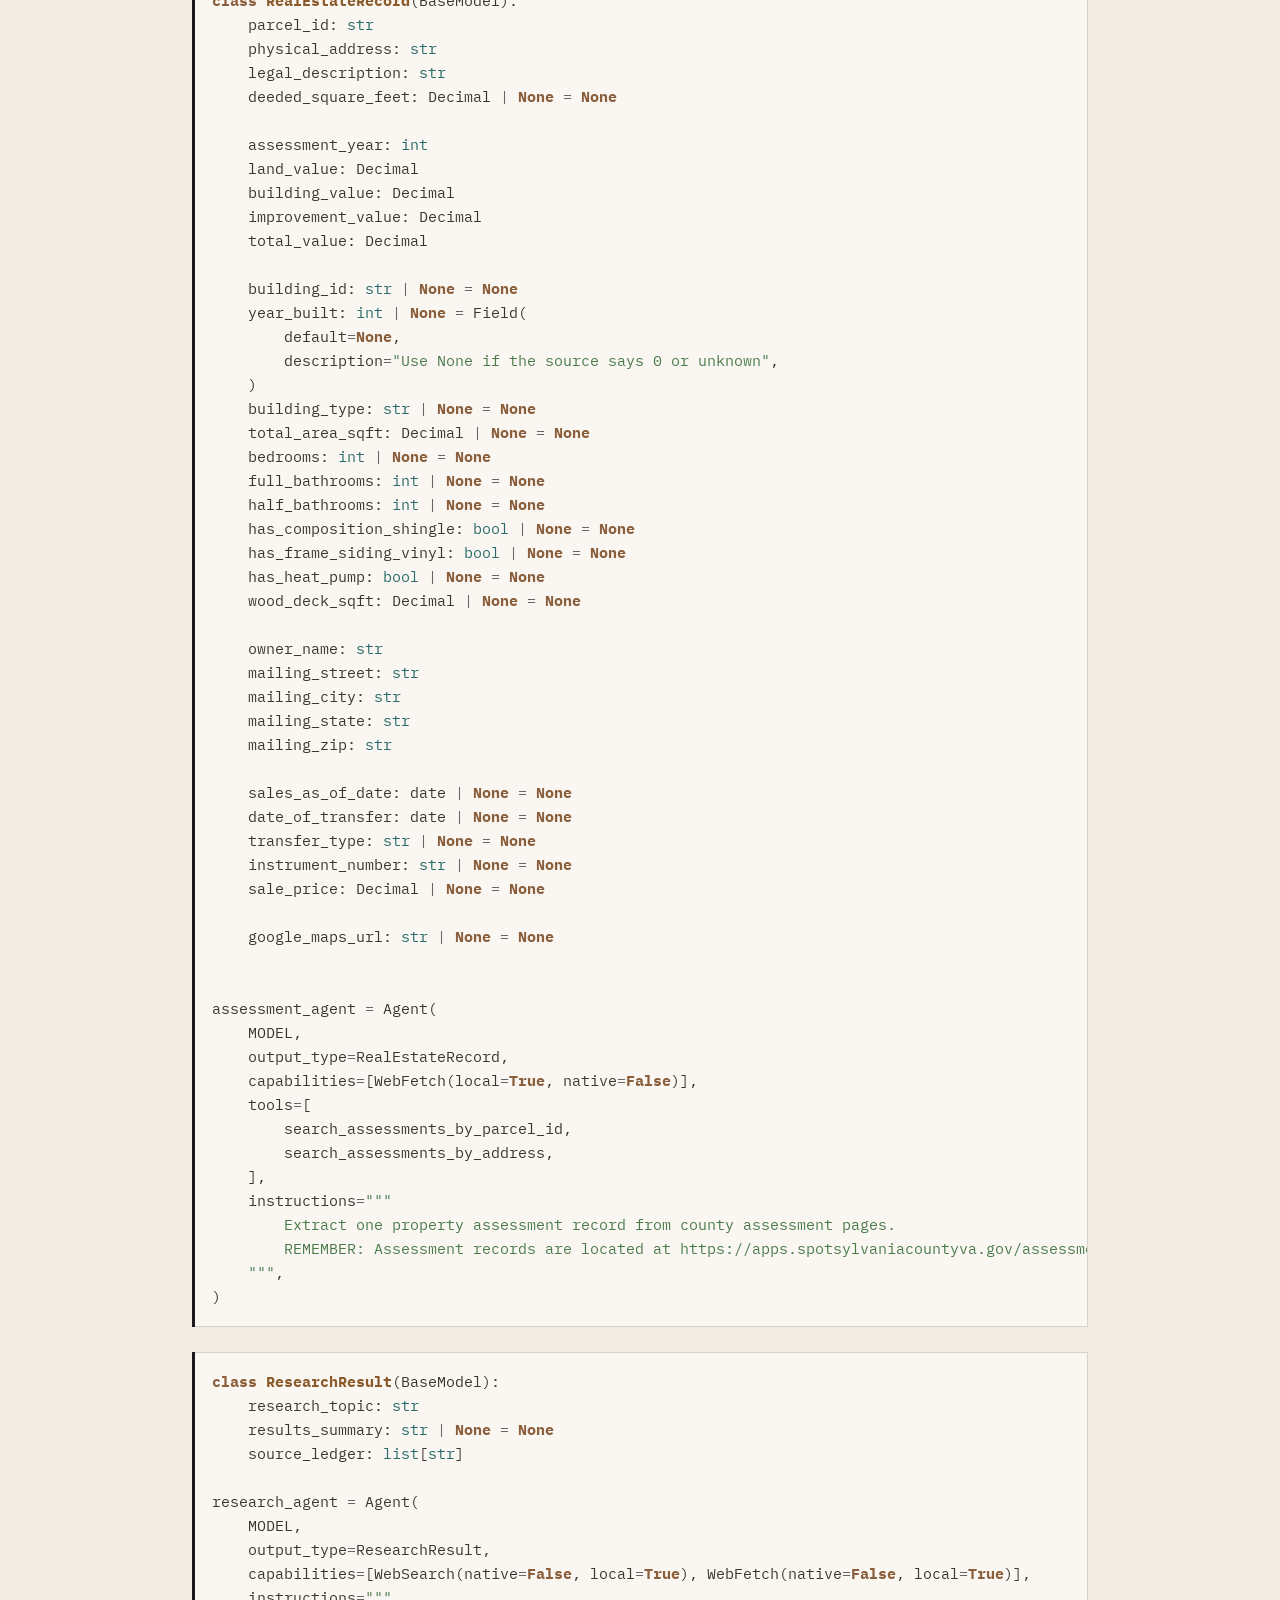
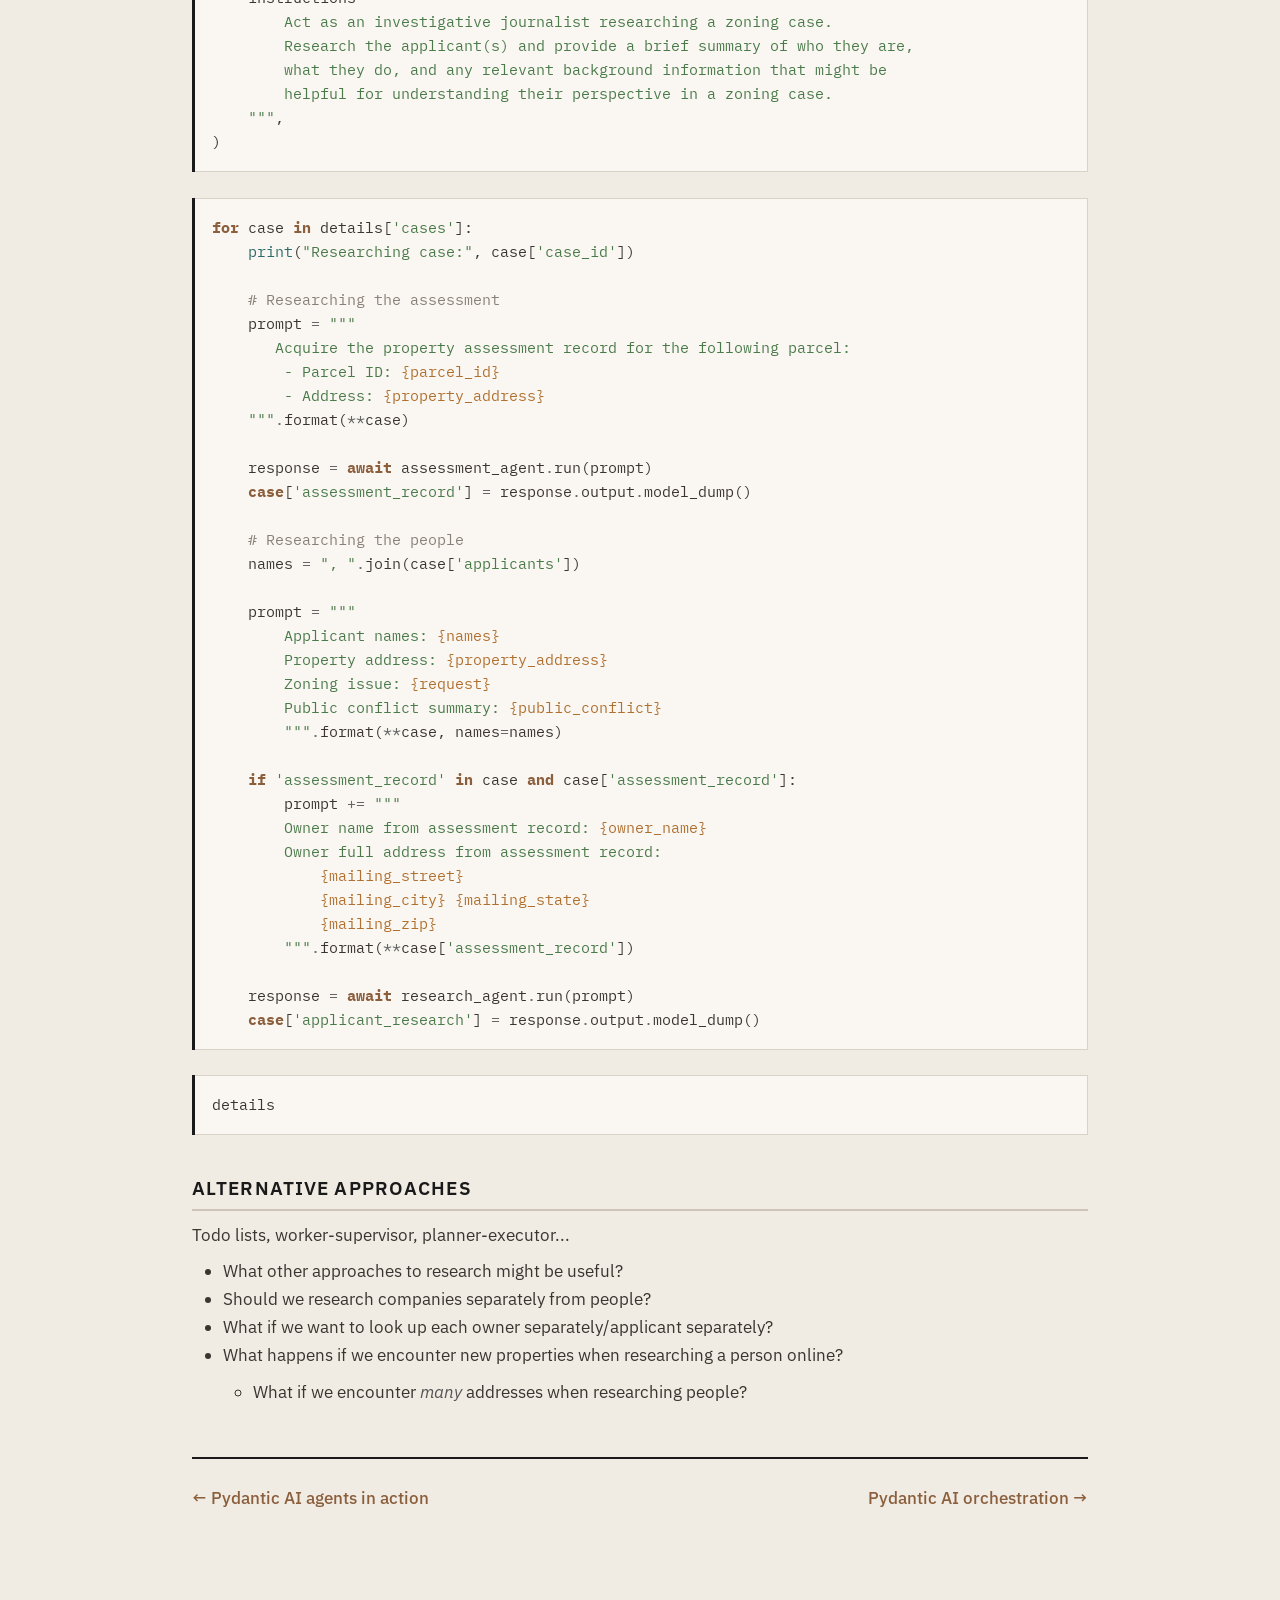
<file: docs/03-pydantic-ai-and-property-ownership-orchestration/03-pydantic-ai-orchestration-ANSWERS.html>
<!DOCTYPE html>
<html lang="en">
<head>
    <meta charset="utf-8">
    <meta name="viewport" content="width=device-width, initial-scale=1">
    <title>Pydantic AI orchestration</title>
    
    <meta name="description" content="Chain extraction, public records lookup, assessment search, and applicant research into a reporting workflow.">
    <meta name="author" content="Jonathan Soma">
    <link rel="canonical" href="https://jsoma.github.io/workshop-ai-agents/03-pydantic-ai-and-property-ownership-orchestration/03-pydantic-ai-orchestration-ANSWERS.html">
    
    
    
    <meta property="og:title" content="Pydantic AI orchestration">
    <meta property="og:description" content="Chain extraction, public records lookup, assessment search, and applicant research into a reporting workflow.">
    <meta property="og:type" content="website">
    <meta property="og:url" content="https://jsoma.github.io/workshop-ai-agents/03-pydantic-ai-and-property-ownership-orchestration/03-pydantic-ai-orchestration-ANSWERS.html">
    <meta property="og:site_name" content="Agentic AI with Pydantic AI">
    <meta property="og:image" content="https://jsoma.github.io/workshop-ai-agents/pydantic-ai-agents-social.png">
    <meta property="og:image:width" content="1200">
    <meta property="og:image:height" content="675">
    <meta property="og:image:alt" content="Pydantic AI orchestration preview">
    <meta name="twitter:card" content="summary_large_image">
    <meta name="twitter:title" content="Pydantic AI orchestration">
    <meta name="twitter:description" content="Chain extraction, public records lookup, assessment search, and applicant research into a reporting workflow.">
    <meta name="twitter:image" content="https://jsoma.github.io/workshop-ai-agents/pydantic-ai-agents-social.png">
    <meta name="twitter:image:alt" content="Pydantic AI orchestration preview">
    <meta name="twitter:creator" content="@dangerscarf">
    

    <link rel="preconnect" href="https://fonts.googleapis.com">
    <link rel="preconnect" href="https://fonts.gstatic.com" crossorigin>
    <link href="https://fonts.googleapis.com/css2?family=Playfair+Display:ital,wght@0,400;0,700;1,400;1,700&family=Source+Serif+4:ital,opsz,wght@0,8..60,400;0,8..60,600;1,8..60,400&family=Inter:wght@400;500;600&family=Archivo+Black&family=IBM+Plex+Mono:wght@400;500&family=IBM+Plex+Sans:wght@400;500;600&display=swap" rel="stylesheet">
    <link rel="stylesheet" href="../static/base.css">
    
<link rel="stylesheet" href="../static/read.css">

    <script>
    // Set theme before paint to avoid FOUC
    (function(){var s=localStorage.getItem('theme');var t=s||(window.matchMedia('(prefers-color-scheme: light)').matches?'light':'dark');document.documentElement.className='theme-'+(t==='dark'?'noir':'broadsheet');})();
    </script>
</head>
<body>

<div class="theme-switcher">
    <button class="active" onclick="setTheme('dark', this)">Dark</button>
    <button onclick="setTheme('light', this)">Light</button>
</div>

<div class="page">
    

<nav class="nb-topnav">
    <a href="../index.html" class="nb-topnav-home">&larr; Home</a>
    
    <div class="nb-topnav-title">Agentic AI with Pydantic AI</div>
    
    <ol class="nb-topnav-list">
        
        <li>
            
            <a href="../01-pydantic-ai-basics/01-pydantic-ai-basics-ANSWERS.html">Pydantic AI basics</a>
            
        </li>
        
        <li>
            
            <a href="../02-pydantic-ai-agents-in-action/02-pydantic-ai-agents-in-action-ANSWERS.html">Pydantic AI agents in action</a>
            
        </li>
        
        <li class="is-current">
            
            <span class="nb-topnav-current">Pydantic AI orchestration</span>
            
        </li>
        
        <li>
            
            <a href="../04-pydantic-ai-and-oil-spills-more-orchestration/04-pydantic-ai-north-dakota-spills-ANSWERS.html">Pydantic AI orchestration</a>
            
        </li>
        
    </ol>
</nav>



<div class="nb-actions">
    
    <details class="nb-try-menu">
        <summary class="nb-action-btn nb-action-colab">Try it</summary>
        <div class="nb-try-options">
            
            <a href="https://colab.research.google.com/github/jsoma/workshop-ai-agents/blob/main/docs/03-pydantic-ai-and-property-ownership-orchestration/03-pydantic-ai-orchestration-ANSWERS.ipynb" target="_blank" rel="noopener">Open in Colab</a>
            
            <a href="https://colab.research.google.com/github/jsoma/workshop-ai-agents/blob/main/docs/03-pydantic-ai-and-property-ownership-orchestration/03-pydantic-ai-orchestration.ipynb" target="_blank" rel="noopener">Colab (code-along)</a>
            
            <a href="https://codespaces.new/jsoma/workshop-ai-agents?ref=main" target="_blank" rel="noopener">Codespaces</a>
            
        </div>
    </details>
    
    
    <a href="03-pydantic-ai-orchestration-ANSWERS.ipynb" class="nb-action-btn nb-action-download" download>Download notebook</a>
    
</div>


<div class="cell border-box-sizing code_cell rendered" id="cell-id=82e4d9b1">
<div class="input">
<div class="prompt input_prompt">In [ ]:</div>
<div class="inner_cell">
<div class="input_area">
<div class="highlight hl-ipython3"><pre><span></span><span class="c1"># Install required packages</span>
<span class="err">!</span><span class="n">pip</span> <span class="n">install</span> <span class="o">--</span><span class="n">quiet</span> <span class="n">ipywidgets</span> <span class="s1">'pydantic-ai-slim[openrouter,web-fetch]'</span> <span class="n">python</span><span class="o">-</span><span class="n">dotenv</span> <span class="n">pymupdf</span> <span class="n">requests</span>

<span class="kn">import</span><span class="w"> </span><span class="nn">os</span>
<span class="kn">import</span><span class="w"> </span><span class="nn">urllib.request</span>
<span class="kn">import</span><span class="w"> </span><span class="nn">zipfile</span>

<span class="c1"># Download and extract data files</span>
<span class="n">url</span> <span class="o">=</span> <span class="s1">'https://github.com/jsoma/workshop-ai-agents/raw/main/docs/03-pydantic-ai-and-property-ownership-orchestration/03-pydantic-ai-orchestration-data.zip'</span>
<span class="nb">print</span><span class="p">(</span><span class="sa">f</span><span class="s1">'Downloading data from </span><span class="si">{</span><span class="n">url</span><span class="si">}</span><span class="s1">...'</span><span class="p">)</span>
<span class="n">urllib</span><span class="o">.</span><span class="n">request</span><span class="o">.</span><span class="n">urlretrieve</span><span class="p">(</span><span class="n">url</span><span class="p">,</span> <span class="s1">'03-pydantic-ai-orchestration-data.zip'</span><span class="p">)</span>

<span class="nb">print</span><span class="p">(</span><span class="s1">'Extracting 03-pydantic-ai-orchestration-data.zip...'</span><span class="p">)</span>
<span class="k">with</span> <span class="n">zipfile</span><span class="o">.</span><span class="n">ZipFile</span><span class="p">(</span><span class="s1">'03-pydantic-ai-orchestration-data.zip'</span><span class="p">,</span> <span class="s1">'r'</span><span class="p">)</span> <span class="k">as</span> <span class="n">zip_ref</span><span class="p">:</span>
    <span class="n">zip_ref</span><span class="o">.</span><span class="n">extractall</span><span class="p">(</span><span class="s1">'.'</span><span class="p">)</span>

<span class="n">os</span><span class="o">.</span><span class="n">remove</span><span class="p">(</span><span class="s1">'03-pydantic-ai-orchestration-data.zip'</span><span class="p">)</span>
<span class="nb">print</span><span class="p">(</span><span class="s1">'✓ Data files extracted!'</span><span class="p">)</span>
</pre></div>
</div>
</div>
</div>
</div>
<div class="cell border-box-sizing code_cell rendered" id="cell-id=7e2a5490">
<div class="input">
<div class="prompt input_prompt">In [ ]:</div>
<div class="inner_cell">
<div class="input_area">
<div class="highlight hl-ipython3"><pre><span></span><span class="kn">import</span><span class="w"> </span><span class="nn">os</span>
<span class="kn">from</span><span class="w"> </span><span class="nn">getpass</span><span class="w"> </span><span class="kn">import</span> <span class="n">getpass</span>

<span class="kn">from</span><span class="w"> </span><span class="nn">dotenv</span><span class="w"> </span><span class="kn">import</span> <span class="n">load_dotenv</span>
<span class="kn">from</span><span class="w"> </span><span class="nn">pydantic_ai</span><span class="w"> </span><span class="kn">import</span> <span class="n">Agent</span>
<span class="kn">from</span><span class="w"> </span><span class="nn">pydantic_ai.capabilities</span><span class="w"> </span><span class="kn">import</span> <span class="n">WebFetch</span><span class="p">,</span> <span class="n">WebSearch</span>

<span class="n">load_dotenv</span><span class="p">()</span>

<span class="k">if</span> <span class="ow">not</span> <span class="n">os</span><span class="o">.</span><span class="n">getenv</span><span class="p">(</span><span class="s2">"OPENROUTER_API_KEY"</span><span class="p">):</span>
    <span class="n">os</span><span class="o">.</span><span class="n">environ</span><span class="p">[</span><span class="s2">"OPENROUTER_API_KEY"</span><span class="p">]</span> <span class="o">=</span> <span class="n">getpass</span><span class="p">(</span><span class="s2">"OpenRouter API key: "</span><span class="p">)</span>
<span class="k">if</span> <span class="ow">not</span> <span class="n">os</span><span class="o">.</span><span class="n">getenv</span><span class="p">(</span><span class="s2">"BRAINTRUST_API_KEY"</span><span class="p">):</span>
    <span class="n">os</span><span class="o">.</span><span class="n">environ</span><span class="p">[</span><span class="s2">"BRAINTRUST_API_KEY"</span><span class="p">]</span> <span class="o">=</span> <span class="n">getpass</span><span class="p">(</span><span class="s2">"Braintrust API key: "</span><span class="p">)</span>

<span class="nb">print</span><span class="p">(</span><span class="s2">"Initialized."</span><span class="p">)</span>
</pre></div>
</div>
</div>
</div>
</div>
<div class="cell border-box-sizing text_cell rendered" id="cell-id=1e735376"><div class="prompt input_prompt">
</div><div class="inner_cell">
<div class="text_cell_render border-box-sizing rendered_html">
<h1 id="Agent-orchestration:-Controlling-your-agent-setup">Agent orchestration: Controlling your agent setup<a class="anchor-link" href="#Agent-orchestration:-Controlling-your-agent-setup">¶</a></h1><p>If we zoom out from "give an LLM a lot of toys to play with," we have to examine the question of how much control do we really want to give up? Do we let the LLM control the process start to finish, or do we set up stages, checkpoints and roles?</p>
<p>This is <strong>agent orchestration</strong>. In the example below, we're going to leave behind the single-agent setup and move into a world of multiple agents that each have specialized roles.</p>
<h2 id="Investigating-zoning-appeals">Investigating zoning appeals<a class="anchor-link" href="#Investigating-zoning-appeals">¶</a></h2><p>Let's get a little wild. Let's say I'm reporting on zoning appeals in a small area in Virginia. How can I use agents to help speed up my work?</p>
<ul>
<li>Meeting minutes: <a href="https://www.spotsylvania.va.us/1231/Board-of-Zoning-Appeals">https://www.spotsylvania.va.us/1231/Board-of-Zoning-Appeals</a></li>
<li>Tax maps: <a href="https://experience.arcgis.com/experience/c73ae0e1367d408a835840aeb713614a">https://experience.arcgis.com/experience/c73ae0e1367d408a835840aeb713614a</a><ul>
<li><a href="https://gis.spotsylvania.va.us/historicaltaxmaps/2025/main/TM_5.pdf">https://gis.spotsylvania.va.us/historicaltaxmaps/2025/main/TM_5.pdf</a></li>
</ul>
</li>
<li>Assessment search:<ul>
<li><a href="https://www.spotsylvania.va.us/505/2026-Assessment-Search">https://www.spotsylvania.va.us/505/2026-Assessment-Search</a></li>
<li>Actually this form <a href="https://apps.spotsylvaniacountyva.gov/assessment/assessment/index.cfm">https://apps.spotsylvaniacountyva.gov/assessment/assessment/index.cfm</a></li>
</ul>
</li>
</ul>
</div>
</div>
</div>
<div class="cell border-box-sizing code_cell rendered" id="cell-id=5db8d6c4">
<div class="input">
<div class="prompt input_prompt">In [ ]:</div>
<div class="inner_cell">
<div class="input_area">
<div class="highlight hl-ipython3"><pre><span></span><span class="kn">from</span><span class="w"> </span><span class="nn">datetime</span><span class="w"> </span><span class="kn">import</span> <span class="n">date</span>
<span class="kn">from</span><span class="w"> </span><span class="nn">typing</span><span class="w"> </span><span class="kn">import</span> <span class="n">Literal</span>
<span class="kn">from</span><span class="w"> </span><span class="nn">pydantic</span><span class="w"> </span><span class="kn">import</span> <span class="n">BaseModel</span><span class="p">,</span> <span class="n">Field</span>

<span class="n">MODEL</span> <span class="o">=</span> <span class="s1">'openrouter:anthropic/claude-sonnet-4-5'</span>

<span class="k">class</span><span class="w"> </span><span class="nc">Motion</span><span class="p">(</span><span class="n">BaseModel</span><span class="p">):</span>
    <span class="n">related_case_id</span><span class="p">:</span> <span class="nb">str</span> <span class="o">|</span> <span class="kc">None</span> <span class="o">=</span> <span class="kc">None</span>
    <span class="n">text</span><span class="p">:</span> <span class="nb">str</span>
    <span class="n">vote</span><span class="p">:</span> <span class="nb">str</span> <span class="o">|</span> <span class="kc">None</span> <span class="o">=</span> <span class="n">Field</span><span class="p">(</span>
        <span class="n">default</span><span class="o">=</span><span class="kc">None</span><span class="p">,</span>
        <span class="n">description</span><span class="o">=</span><span class="s2">"Compact vote result, e.g. '6-0', '5-1', or 'passed unanimously'"</span><span class="p">,</span>
    <span class="p">)</span>
    <span class="n">outcome</span><span class="p">:</span> <span class="nb">str</span> <span class="o">|</span> <span class="kc">None</span> <span class="o">=</span> <span class="kc">None</span>


<span class="k">class</span><span class="w"> </span><span class="nc">ZoningCase</span><span class="p">(</span><span class="n">BaseModel</span><span class="p">):</span>
    <span class="n">case_id</span><span class="p">:</span> <span class="nb">str</span> <span class="o">|</span> <span class="kc">None</span> <span class="o">=</span> <span class="n">Field</span><span class="p">(</span>
        <span class="n">default</span><span class="o">=</span><span class="kc">None</span><span class="p">,</span>
        <span class="n">description</span><span class="o">=</span><span class="s2">"Example: V25-0002, A24-0002"</span><span class="p">,</span>
    <span class="p">)</span>
    <span class="n">case_type</span><span class="p">:</span> <span class="n">Literal</span><span class="p">[</span><span class="s2">"variance"</span><span class="p">,</span> <span class="s2">"appeal"</span><span class="p">,</span> <span class="s2">"minutes"</span><span class="p">,</span> <span class="s2">"election"</span><span class="p">,</span> <span class="s2">"other"</span><span class="p">]</span>
    <span class="n">applicants</span><span class="p">:</span> <span class="nb">list</span><span class="p">[</span><span class="nb">str</span><span class="p">]</span> <span class="o">=</span> <span class="p">[]</span>
    <span class="n">property_address</span><span class="p">:</span> <span class="nb">str</span> <span class="o">|</span> <span class="kc">None</span> <span class="o">=</span> <span class="kc">None</span>
    <span class="n">parcel_id</span><span class="p">:</span> <span class="nb">str</span> <span class="o">|</span> <span class="kc">None</span> <span class="o">=</span> <span class="kc">None</span>
    <span class="n">voting_district</span><span class="p">:</span> <span class="nb">str</span> <span class="o">|</span> <span class="kc">None</span> <span class="o">=</span> <span class="kc">None</span>

    <span class="n">request</span><span class="p">:</span> <span class="nb">str</span>
    <span class="n">staff_recommendation</span><span class="p">:</span> <span class="nb">str</span> <span class="o">|</span> <span class="kc">None</span> <span class="o">=</span> <span class="kc">None</span>
    <span class="n">public_conflict</span><span class="p">:</span> <span class="nb">str</span> <span class="o">|</span> <span class="kc">None</span> <span class="o">=</span> <span class="n">Field</span><span class="p">(</span>
        <span class="n">default</span><span class="o">=</span><span class="kc">None</span><span class="p">,</span>
        <span class="n">description</span><span class="o">=</span><span class="s2">"Brief summary of major support/opposition or dispute"</span><span class="p">,</span>
    <span class="p">)</span>
    <span class="n">outcome</span><span class="p">:</span> <span class="nb">str</span> <span class="o">|</span> <span class="kc">None</span> <span class="o">=</span> <span class="kc">None</span>


<span class="k">class</span><span class="w"> </span><span class="nc">MeetingDetails</span><span class="p">(</span><span class="n">BaseModel</span><span class="p">):</span>
    <span class="n">meeting_date</span><span class="p">:</span> <span class="n">date</span>
    <span class="n">location</span><span class="p">:</span> <span class="nb">str</span> <span class="o">|</span> <span class="kc">None</span> <span class="o">=</span> <span class="kc">None</span>

    <span class="n">members_present</span><span class="p">:</span> <span class="nb">list</span><span class="p">[</span><span class="nb">str</span><span class="p">]</span> <span class="o">=</span> <span class="p">[]</span>
    <span class="n">staff_present</span><span class="p">:</span> <span class="nb">list</span><span class="p">[</span><span class="nb">str</span><span class="p">]</span> <span class="o">=</span> <span class="p">[]</span>

    <span class="n">cases</span><span class="p">:</span> <span class="nb">list</span><span class="p">[</span><span class="n">ZoningCase</span><span class="p">]</span>
    <span class="n">motions</span><span class="p">:</span> <span class="nb">list</span><span class="p">[</span><span class="n">Motion</span><span class="p">]</span>
    <span class="n">summary</span><span class="p">:</span> <span class="nb">str</span>

<span class="n">meeting_agent</span> <span class="o">=</span> <span class="n">Agent</span><span class="p">(</span>
    <span class="n">MODEL</span><span class="p">,</span>
    <span class="n">output_type</span><span class="o">=</span><span class="n">MeetingDetails</span><span class="p">,</span>
    <span class="n">instructions</span><span class="o">=</span><span class="s2">"""</span>
<span class="s2">        Extract meeting details from the provided minutes.</span>
<span class="s2">    """</span><span class="p">,</span>
<span class="p">)</span>
</pre></div>
</div>
</div>
</div>
</div>
<div class="cell border-box-sizing text_cell rendered" id="cell-id=94f3e459"><div class="prompt input_prompt">
</div><div class="inner_cell">
<div class="text_cell_render border-box-sizing rendered_html">
<h2 id="Step-one:-Extract-details-of-the-zoning-appeals-meeting">Step one: Extract details of the zoning appeals meeting<a class="anchor-link" href="#Step-one:-Extract-details-of-the-zoning-appeals-meeting">¶</a></h2>
</div>
</div>
</div>
<div class="cell border-box-sizing code_cell rendered" id="cell-id=e1f4ce41">
<div class="input">
<div class="prompt input_prompt">In [ ]:</div>
<div class="inner_cell">
<div class="input_area">
<div class="highlight hl-ipython3"><pre><span></span><span class="kn">import</span><span class="w"> </span><span class="nn">pymupdf</span>

<span class="n">doc</span> <span class="o">=</span> <span class="n">pymupdf</span><span class="o">.</span><span class="n">open</span><span class="p">(</span><span class="s2">"20250715 BZA min.pdf"</span><span class="p">)</span>
<span class="n">text</span> <span class="o">=</span> <span class="s2">"</span><span class="se">\n\n</span><span class="s2">"</span><span class="o">.</span><span class="n">join</span><span class="p">(</span><span class="n">page</span><span class="o">.</span><span class="n">get_text</span><span class="p">()</span> <span class="k">for</span> <span class="n">page</span> <span class="ow">in</span> <span class="n">doc</span><span class="p">)</span>

<span class="n">response</span> <span class="o">=</span> <span class="k">await</span> <span class="n">meeting_agent</span><span class="o">.</span><span class="n">run</span><span class="p">(</span><span class="n">text</span><span class="p">)</span>
<span class="n">details</span> <span class="o">=</span> <span class="n">response</span><span class="o">.</span><span class="n">output</span><span class="o">.</span><span class="n">model_dump</span><span class="p">()</span>
</pre></div>
</div>
</div>
</div>
</div>
<div class="cell border-box-sizing text_cell rendered" id="cell-id=7f344dab"><div class="prompt input_prompt">
</div><div class="inner_cell">
<div class="text_cell_render border-box-sizing rendered_html">
<h2 id="Step-two-(and-three):-Step-through-the-properties-mentioned,-looking-each-one-of-them-up.-Also-look-up-the-people!">Step two (and three): Step through the properties mentioned, looking each one of them up. Also look up the people!<a class="anchor-link" href="#Step-two-(and-three):-Step-through-the-properties-mentioned,-looking-each-one-of-them-up.-Also-look-up-the-people!">¶</a></h2>
</div>
</div>
</div>
<div class="cell border-box-sizing code_cell rendered" id="cell-id=2e02a828">
<div class="input">
<div class="prompt input_prompt">In [ ]:</div>
<div class="inner_cell">
<div class="input_area">
<div class="highlight hl-ipython3"><pre><span></span><span class="kn">import</span><span class="w"> </span><span class="nn">requests</span>
<span class="kn">from</span><span class="w"> </span><span class="nn">datetime</span><span class="w"> </span><span class="kn">import</span> <span class="n">date</span>
<span class="kn">from</span><span class="w"> </span><span class="nn">decimal</span><span class="w"> </span><span class="kn">import</span> <span class="n">Decimal</span>

<span class="kn">from</span><span class="w"> </span><span class="nn">pydantic</span><span class="w"> </span><span class="kn">import</span> <span class="n">BaseModel</span><span class="p">,</span> <span class="n">Field</span>

<span class="n">ASSESSMENT_URL</span> <span class="o">=</span> <span class="s1">'https://apps.spotsylvaniacountyva.gov/assessment/assessment/results.cfm'</span>

<span class="k">def</span><span class="w"> </span><span class="nf">search_assessments_by_parcel_id</span><span class="p">(</span><span class="n">parcel_id</span><span class="p">:</span> <span class="nb">str</span><span class="p">)</span> <span class="o">-&gt;</span> <span class="nb">str</span><span class="p">:</span>
<span class="w">    </span><span class="sd">"""</span>
<span class="sd">    Search for assessments related to a given parcel ID.</span>
<span class="sd">    If initial search fails, try appending a "-" on the end of the parcel ID and searching again.</span>
<span class="sd">    """</span>

    <span class="n">data</span> <span class="o">=</span> <span class="p">{</span>
        <span class="s1">'streetnum'</span><span class="p">:</span> <span class="s1">''</span><span class="p">,</span>
        <span class="s1">'streetname'</span><span class="p">:</span> <span class="s1">''</span><span class="p">,</span>
        <span class="s1">'parcelid'</span><span class="p">:</span> <span class="n">parcel_id</span><span class="p">,</span>
        <span class="s1">'submitsearch'</span><span class="p">:</span> <span class="s1">'Go'</span><span class="p">,</span>
    <span class="p">}</span>

    <span class="n">response</span> <span class="o">=</span> <span class="n">requests</span><span class="o">.</span><span class="n">post</span><span class="p">(</span><span class="n">ASSESSMENT_URL</span><span class="p">,</span> <span class="n">data</span><span class="o">=</span><span class="n">data</span><span class="p">)</span>
    <span class="n">cleaned</span> <span class="o">=</span> <span class="n">response</span><span class="o">.</span><span class="n">text</span><span class="o">.</span><span class="n">replace</span><span class="p">(</span><span class="s2">"Info.cfm?"</span><span class="p">,</span> <span class="s2">"https://apps.spotsylvaniacountyva.gov/assessment/assessment/Info.cfm?"</span><span class="p">)</span>
    <span class="k">return</span> <span class="n">cleaned</span>

<span class="k">def</span><span class="w"> </span><span class="nf">search_assessments_by_address</span><span class="p">(</span><span class="n">street_num</span><span class="p">:</span> <span class="nb">str</span><span class="p">,</span> <span class="n">street_name</span><span class="p">:</span> <span class="nb">str</span><span class="p">)</span> <span class="o">-&gt;</span> <span class="nb">str</span><span class="p">:</span>
<span class="w">    </span><span class="sd">"""</span>
<span class="sd">    Search for assessments related to a given street address.</span>
<span class="sd">    Street name should be only the name and must NOT include RD, DR, ST, AVE</span>
<span class="sd">    """</span>

    <span class="n">data</span> <span class="o">=</span> <span class="p">{</span>
        <span class="s1">'streetnum'</span><span class="p">:</span> <span class="n">street_num</span><span class="p">,</span>
        <span class="s1">'streetname'</span><span class="p">:</span> <span class="n">street_name</span><span class="p">,</span>
        <span class="s1">'parcelid'</span><span class="p">:</span> <span class="s1">''</span><span class="p">,</span>
        <span class="s1">'submitsearch'</span><span class="p">:</span> <span class="s1">'Go'</span>
    <span class="p">}</span>
    <span class="n">response</span> <span class="o">=</span> <span class="n">requests</span><span class="o">.</span><span class="n">post</span><span class="p">(</span><span class="n">ASSESSMENT_URL</span><span class="p">,</span> <span class="n">data</span><span class="o">=</span><span class="n">data</span><span class="p">)</span>
    
    <span class="n">cleaned</span> <span class="o">=</span> <span class="n">response</span><span class="o">.</span><span class="n">text</span><span class="o">.</span><span class="n">replace</span><span class="p">(</span><span class="s2">"Info.cfm?"</span><span class="p">,</span> <span class="s2">"https://apps.spotsylvaniacountyva.gov/assessment/assessment/Info.cfm?"</span><span class="p">)</span>
    <span class="k">return</span> <span class="n">cleaned</span>

<span class="k">class</span><span class="w"> </span><span class="nc">RealEstateRecord</span><span class="p">(</span><span class="n">BaseModel</span><span class="p">):</span>
    <span class="n">parcel_id</span><span class="p">:</span> <span class="nb">str</span>
    <span class="n">physical_address</span><span class="p">:</span> <span class="nb">str</span>
    <span class="n">legal_description</span><span class="p">:</span> <span class="nb">str</span>
    <span class="n">deeded_square_feet</span><span class="p">:</span> <span class="n">Decimal</span> <span class="o">|</span> <span class="kc">None</span> <span class="o">=</span> <span class="kc">None</span>

    <span class="n">assessment_year</span><span class="p">:</span> <span class="nb">int</span>
    <span class="n">land_value</span><span class="p">:</span> <span class="n">Decimal</span>
    <span class="n">building_value</span><span class="p">:</span> <span class="n">Decimal</span>
    <span class="n">improvement_value</span><span class="p">:</span> <span class="n">Decimal</span>
    <span class="n">total_value</span><span class="p">:</span> <span class="n">Decimal</span>

    <span class="n">building_id</span><span class="p">:</span> <span class="nb">str</span> <span class="o">|</span> <span class="kc">None</span> <span class="o">=</span> <span class="kc">None</span>
    <span class="n">year_built</span><span class="p">:</span> <span class="nb">int</span> <span class="o">|</span> <span class="kc">None</span> <span class="o">=</span> <span class="n">Field</span><span class="p">(</span>
        <span class="n">default</span><span class="o">=</span><span class="kc">None</span><span class="p">,</span>
        <span class="n">description</span><span class="o">=</span><span class="s2">"Use None if the source says 0 or unknown"</span><span class="p">,</span>
    <span class="p">)</span>
    <span class="n">building_type</span><span class="p">:</span> <span class="nb">str</span> <span class="o">|</span> <span class="kc">None</span> <span class="o">=</span> <span class="kc">None</span>
    <span class="n">total_area_sqft</span><span class="p">:</span> <span class="n">Decimal</span> <span class="o">|</span> <span class="kc">None</span> <span class="o">=</span> <span class="kc">None</span>
    <span class="n">bedrooms</span><span class="p">:</span> <span class="nb">int</span> <span class="o">|</span> <span class="kc">None</span> <span class="o">=</span> <span class="kc">None</span>
    <span class="n">full_bathrooms</span><span class="p">:</span> <span class="nb">int</span> <span class="o">|</span> <span class="kc">None</span> <span class="o">=</span> <span class="kc">None</span>
    <span class="n">half_bathrooms</span><span class="p">:</span> <span class="nb">int</span> <span class="o">|</span> <span class="kc">None</span> <span class="o">=</span> <span class="kc">None</span>
    <span class="n">has_composition_shingle</span><span class="p">:</span> <span class="nb">bool</span> <span class="o">|</span> <span class="kc">None</span> <span class="o">=</span> <span class="kc">None</span>
    <span class="n">has_frame_siding_vinyl</span><span class="p">:</span> <span class="nb">bool</span> <span class="o">|</span> <span class="kc">None</span> <span class="o">=</span> <span class="kc">None</span>
    <span class="n">has_heat_pump</span><span class="p">:</span> <span class="nb">bool</span> <span class="o">|</span> <span class="kc">None</span> <span class="o">=</span> <span class="kc">None</span>
    <span class="n">wood_deck_sqft</span><span class="p">:</span> <span class="n">Decimal</span> <span class="o">|</span> <span class="kc">None</span> <span class="o">=</span> <span class="kc">None</span>

    <span class="n">owner_name</span><span class="p">:</span> <span class="nb">str</span>
    <span class="n">mailing_street</span><span class="p">:</span> <span class="nb">str</span>
    <span class="n">mailing_city</span><span class="p">:</span> <span class="nb">str</span>
    <span class="n">mailing_state</span><span class="p">:</span> <span class="nb">str</span>
    <span class="n">mailing_zip</span><span class="p">:</span> <span class="nb">str</span>

    <span class="n">sales_as_of_date</span><span class="p">:</span> <span class="n">date</span> <span class="o">|</span> <span class="kc">None</span> <span class="o">=</span> <span class="kc">None</span>
    <span class="n">date_of_transfer</span><span class="p">:</span> <span class="n">date</span> <span class="o">|</span> <span class="kc">None</span> <span class="o">=</span> <span class="kc">None</span>
    <span class="n">transfer_type</span><span class="p">:</span> <span class="nb">str</span> <span class="o">|</span> <span class="kc">None</span> <span class="o">=</span> <span class="kc">None</span>
    <span class="n">instrument_number</span><span class="p">:</span> <span class="nb">str</span> <span class="o">|</span> <span class="kc">None</span> <span class="o">=</span> <span class="kc">None</span>
    <span class="n">sale_price</span><span class="p">:</span> <span class="n">Decimal</span> <span class="o">|</span> <span class="kc">None</span> <span class="o">=</span> <span class="kc">None</span>

    <span class="n">google_maps_url</span><span class="p">:</span> <span class="nb">str</span> <span class="o">|</span> <span class="kc">None</span> <span class="o">=</span> <span class="kc">None</span>


<span class="n">assessment_agent</span> <span class="o">=</span> <span class="n">Agent</span><span class="p">(</span>
    <span class="n">MODEL</span><span class="p">,</span>
    <span class="n">output_type</span><span class="o">=</span><span class="n">RealEstateRecord</span><span class="p">,</span>
    <span class="n">capabilities</span><span class="o">=</span><span class="p">[</span><span class="n">WebFetch</span><span class="p">(</span><span class="n">local</span><span class="o">=</span><span class="kc">True</span><span class="p">,</span> <span class="n">native</span><span class="o">=</span><span class="kc">False</span><span class="p">)],</span>
    <span class="n">tools</span><span class="o">=</span><span class="p">[</span>
        <span class="n">search_assessments_by_parcel_id</span><span class="p">,</span>
        <span class="n">search_assessments_by_address</span><span class="p">,</span>
    <span class="p">],</span>
    <span class="n">instructions</span><span class="o">=</span><span class="s2">"""</span>
<span class="s2">        Extract one property assessment record from county assessment pages.</span>
<span class="s2">        REMEMBER: Assessment records are located at https://apps.spotsylvaniacountyva.gov/assessment/assessment/Info.cfm?OID=XXXXXX</span>
<span class="s2">    """</span><span class="p">,</span>
<span class="p">)</span>
</pre></div>
</div>
</div>
</div>
</div>
<div class="cell border-box-sizing code_cell rendered" id="cell-id=707c1143">
<div class="input">
<div class="prompt input_prompt">In [ ]:</div>
<div class="inner_cell">
<div class="input_area">
<div class="highlight hl-ipython3"><pre><span></span><span class="k">class</span><span class="w"> </span><span class="nc">ResearchResult</span><span class="p">(</span><span class="n">BaseModel</span><span class="p">):</span>
    <span class="n">research_topic</span><span class="p">:</span> <span class="nb">str</span>
    <span class="n">results_summary</span><span class="p">:</span> <span class="nb">str</span> <span class="o">|</span> <span class="kc">None</span> <span class="o">=</span> <span class="kc">None</span>
    <span class="n">source_ledger</span><span class="p">:</span> <span class="nb">list</span><span class="p">[</span><span class="nb">str</span><span class="p">]</span>

<span class="n">research_agent</span> <span class="o">=</span> <span class="n">Agent</span><span class="p">(</span>
    <span class="n">MODEL</span><span class="p">,</span>
    <span class="n">output_type</span><span class="o">=</span><span class="n">ResearchResult</span><span class="p">,</span>
    <span class="n">capabilities</span><span class="o">=</span><span class="p">[</span><span class="n">WebSearch</span><span class="p">(</span><span class="n">native</span><span class="o">=</span><span class="kc">False</span><span class="p">,</span> <span class="n">local</span><span class="o">=</span><span class="kc">True</span><span class="p">),</span> <span class="n">WebFetch</span><span class="p">(</span><span class="n">native</span><span class="o">=</span><span class="kc">False</span><span class="p">,</span> <span class="n">local</span><span class="o">=</span><span class="kc">True</span><span class="p">)],</span>
    <span class="n">instructions</span><span class="o">=</span><span class="s2">"""</span>
<span class="s2">        Act as an investigative journalist researching a zoning case.</span>
<span class="s2">        Research the applicant(s) and provide a brief summary of who they are,</span>
<span class="s2">        what they do, and any relevant background information that might be </span>
<span class="s2">        helpful for understanding their perspective in a zoning case.</span>
<span class="s2">    """</span><span class="p">,</span>
<span class="p">)</span>
</pre></div>
</div>
</div>
</div>
</div>
<div class="cell border-box-sizing code_cell rendered" id="cell-id=85f65970">
<div class="input">
<div class="prompt input_prompt">In [ ]:</div>
<div class="inner_cell">
<div class="input_area">
<div class="highlight hl-ipython3"><pre><span></span><span class="k">for</span> <span class="n">case</span> <span class="ow">in</span> <span class="n">details</span><span class="p">[</span><span class="s1">'cases'</span><span class="p">]:</span>
    <span class="nb">print</span><span class="p">(</span><span class="s2">"Researching case:"</span><span class="p">,</span> <span class="n">case</span><span class="p">[</span><span class="s1">'case_id'</span><span class="p">])</span>

    <span class="c1"># Researching the assessment</span>
    <span class="n">prompt</span> <span class="o">=</span> <span class="s2">"""</span>
<span class="s2">       Acquire the property assessment record for the following parcel:</span>
<span class="s2">        - Parcel ID: </span><span class="si">{parcel_id}</span>
<span class="s2">        - Address: </span><span class="si">{property_address}</span>
<span class="s2">    """</span><span class="o">.</span><span class="n">format</span><span class="p">(</span><span class="o">**</span><span class="n">case</span><span class="p">)</span>

    <span class="n">response</span> <span class="o">=</span> <span class="k">await</span> <span class="n">assessment_agent</span><span class="o">.</span><span class="n">run</span><span class="p">(</span><span class="n">prompt</span><span class="p">)</span>
    <span class="k">case</span><span class="p">[</span><span class="s1">'assessment_record'</span><span class="p">]</span> <span class="o">=</span> <span class="n">response</span><span class="o">.</span><span class="n">output</span><span class="o">.</span><span class="n">model_dump</span><span class="p">()</span>

    <span class="c1"># Researching the people</span>
    <span class="n">names</span> <span class="o">=</span> <span class="s2">", "</span><span class="o">.</span><span class="n">join</span><span class="p">(</span><span class="n">case</span><span class="p">[</span><span class="s1">'applicants'</span><span class="p">])</span>

    <span class="n">prompt</span> <span class="o">=</span> <span class="s2">"""</span>
<span class="s2">        Applicant names: </span><span class="si">{names}</span>
<span class="s2">        Property address: </span><span class="si">{property_address}</span>
<span class="s2">        Zoning issue: </span><span class="si">{request}</span>
<span class="s2">        Public conflict summary: </span><span class="si">{public_conflict}</span>
<span class="s2">        """</span><span class="o">.</span><span class="n">format</span><span class="p">(</span><span class="o">**</span><span class="n">case</span><span class="p">,</span> <span class="n">names</span><span class="o">=</span><span class="n">names</span><span class="p">)</span>

    <span class="k">if</span> <span class="s1">'assessment_record'</span> <span class="ow">in</span> <span class="n">case</span> <span class="ow">and</span> <span class="n">case</span><span class="p">[</span><span class="s1">'assessment_record'</span><span class="p">]:</span>
        <span class="n">prompt</span> <span class="o">+=</span> <span class="s2">""" </span>
<span class="s2">        Owner name from assessment record: </span><span class="si">{owner_name}</span>
<span class="s2">        Owner full address from assessment record:</span>
<span class="s2">            </span><span class="si">{mailing_street}</span>
<span class="s2">            </span><span class="si">{mailing_city}</span><span class="s2"> </span><span class="si">{mailing_state}</span>
<span class="s2">            </span><span class="si">{mailing_zip}</span>
<span class="s2">        """</span><span class="o">.</span><span class="n">format</span><span class="p">(</span><span class="o">**</span><span class="n">case</span><span class="p">[</span><span class="s1">'assessment_record'</span><span class="p">])</span>

    <span class="n">response</span> <span class="o">=</span> <span class="k">await</span> <span class="n">research_agent</span><span class="o">.</span><span class="n">run</span><span class="p">(</span><span class="n">prompt</span><span class="p">)</span>
    <span class="k">case</span><span class="p">[</span><span class="s1">'applicant_research'</span><span class="p">]</span> <span class="o">=</span> <span class="n">response</span><span class="o">.</span><span class="n">output</span><span class="o">.</span><span class="n">model_dump</span><span class="p">()</span>
</pre></div>
</div>
</div>
</div>
</div>
<div class="cell border-box-sizing code_cell rendered" id="cell-id=d96330f5">
<div class="input">
<div class="prompt input_prompt">In [ ]:</div>
<div class="inner_cell">
<div class="input_area">
<div class="highlight hl-ipython3"><pre><span></span><span class="n">details</span>
</pre></div>
</div>
</div>
</div>
</div>
<div class="cell border-box-sizing text_cell rendered" id="cell-id=f0d901ed"><div class="prompt input_prompt">
</div><div class="inner_cell">
<div class="text_cell_render border-box-sizing rendered_html">
<h2 id="Alternative-approaches">Alternative approaches<a class="anchor-link" href="#Alternative-approaches">¶</a></h2><p>Todo lists, worker-supervisor, planner-executor...</p>
<ul>
<li>What other approaches to research might be useful?</li>
<li>Should we research companies separately from people?</li>
<li>What if we want to look up each owner separately/applicant separately?</li>
<li>What happens if we encounter new properties when researching a person online?<ul>
<li>What if we encounter <em>many</em> addresses when researching people?</li>
</ul>
</li>
</ul>
</div>
</div>
</div>



<nav class="nb-nav">
    
    <a href="../02-pydantic-ai-agents-in-action/02-pydantic-ai-agents-in-action-ANSWERS.html" class="nb-nav-prev">&larr; Pydantic AI agents in action</a>
    
    
    <a href="../04-pydantic-ai-and-oil-spills-more-orchestration/04-pydantic-ai-north-dakota-spills-ANSWERS.html" class="nb-nav-next">Pydantic AI orchestration &rarr;</a>
    
</nav>




</div>

<script>
function setTheme(theme, btn) {
    var darkNames = {'dark':1, 'noir':1};
    var cls = darkNames[theme] ? 'noir' : 'broadsheet';
    document.documentElement.className = 'theme-' + cls;
    document.querySelectorAll('.theme-switcher button').forEach(function(b) { b.classList.remove('active'); });
    btn.classList.add('active');
    localStorage.setItem('theme', darkNames[theme] ? 'dark' : 'light');
}

// Sync button active state (theme already set by head script)
(function() {
    var saved = localStorage.getItem('theme');
    var theme = saved || (window.matchMedia('(prefers-color-scheme: light)').matches ? 'light' : 'dark');
    var label = theme === 'dark' ? 'Dark' : 'Light';
    document.querySelectorAll('.theme-switcher button').forEach(function(b) {
        b.classList.toggle('active', b.textContent.trim() === label);
    });
})();

window.matchMedia('(prefers-color-scheme: light)').addEventListener('change', function(e) {
    if (!localStorage.getItem('theme')) {
        var cls = e.matches ? 'broadsheet' : 'noir';
        document.documentElement.className = 'theme-' + cls;
        var label = e.matches ? 'Light' : 'Dark';
        document.querySelectorAll('.theme-switcher button').forEach(function(b) {
            b.classList.toggle('active', b.textContent.trim() === label);
        });
    }
});

function loadSlides(slideId, slideUrl) {
    var root = document.getElementById(slideId);
    if (!root) return;
    var preview = root.querySelector('.slide-preview');
    var container = root.querySelector('.slide-container');
    var frame = container && container.querySelector('iframe, embed');
    if (frame && !frame.getAttribute('src')) {
        frame.setAttribute('src', slideUrl);
    }
    if (preview) preview.style.display = 'none';
    if (container) container.style.display = 'block';
}

document.addEventListener('click', function(event) {
    document.querySelectorAll('details.try-menu[open], details.nb-try-menu[open]').forEach(function(menu) {
        if (!menu.contains(event.target)) {
            menu.removeAttribute('open');
        }
    });
});

document.addEventListener('keydown', function(event) {
    if (event.key === 'Escape') {
        document.querySelectorAll('details.try-menu[open], details.nb-try-menu[open]').forEach(function(menu) {
            menu.removeAttribute('open');
        });
    }
});
</script>

<script>
// Detect blocked newsletter iframes and show a fallback link
(function() {
    function replaceWithLink(iframe, src) {
        var link = document.createElement('a');
        link.href = src;
        link.className = 'newsletter-fallback-btn';
        link.innerHTML = 'Subscribe to the newsletter &rarr;';
        iframe.replaceWith(link);
        // Also hide the beehiiv script tag if present
        var scripts = document.querySelectorAll('.newsletter-signup script');
        scripts.forEach(function(s) { s.remove(); });
    }
    document.querySelectorAll('.newsletter-signup iframe').forEach(function(iframe) {
        var src = iframe.src;
        if (!src) return;
        // Check iframe dimensions after it settles — blocked iframes
        // typically render as 0-height or very small
        var timer = setTimeout(function() {
            var h = iframe.offsetHeight || iframe.getBoundingClientRect().height;
            if (h < 20) {
                replaceWithLink(iframe, src);
            }
        }, 3000);
    });
})();
</script>
</body>
</html>
</file>
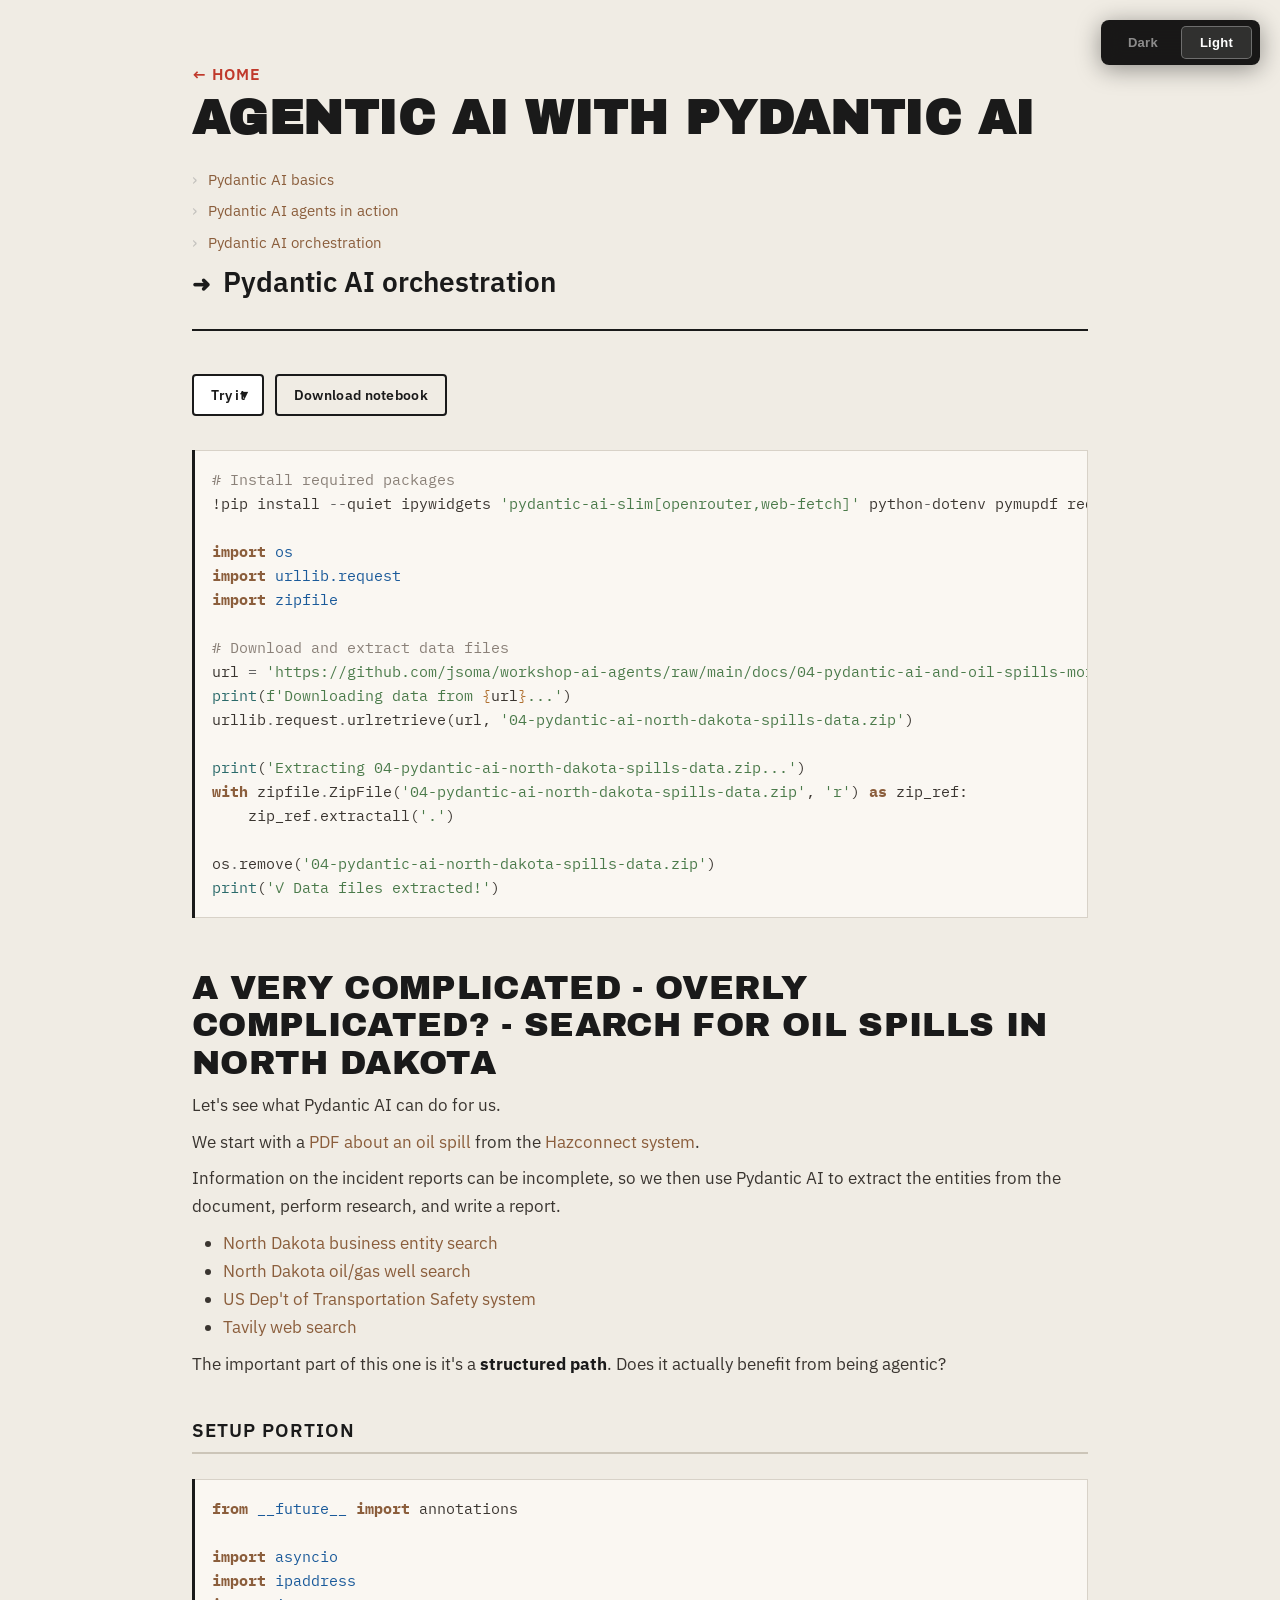
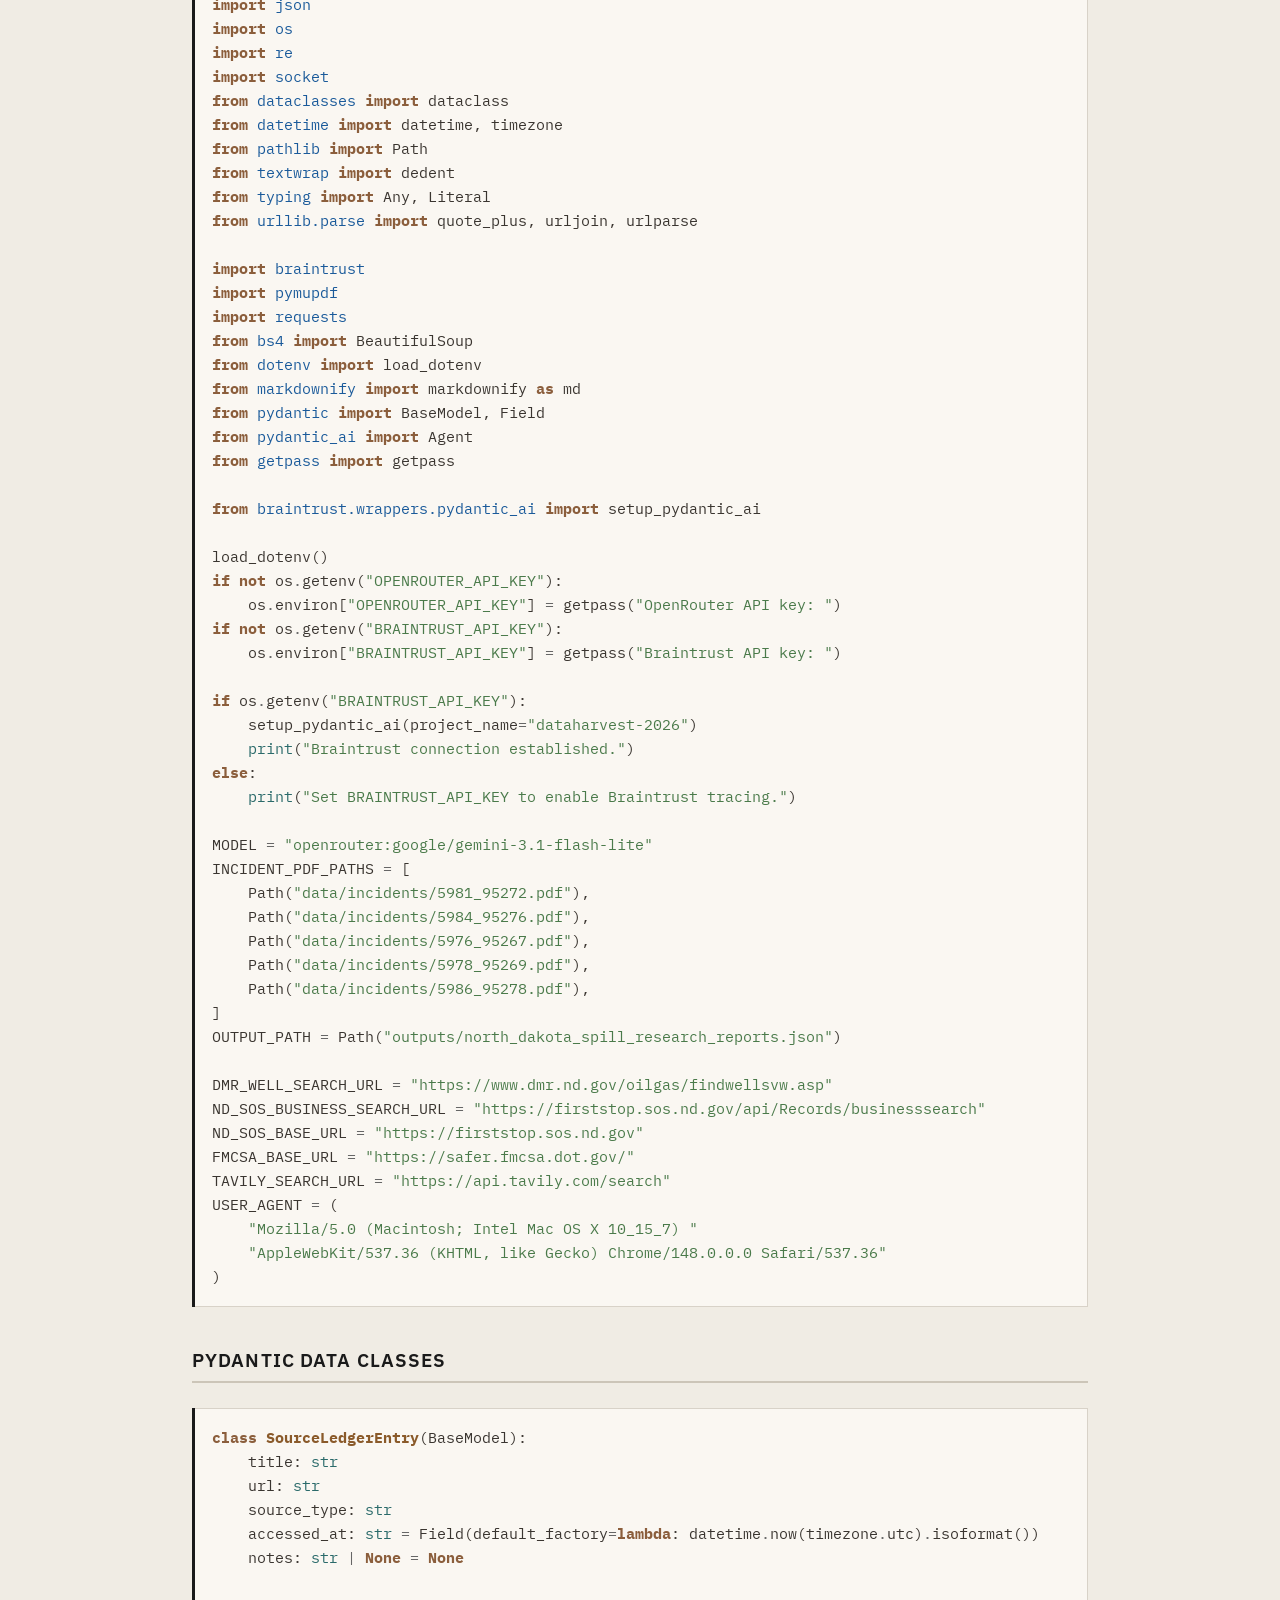
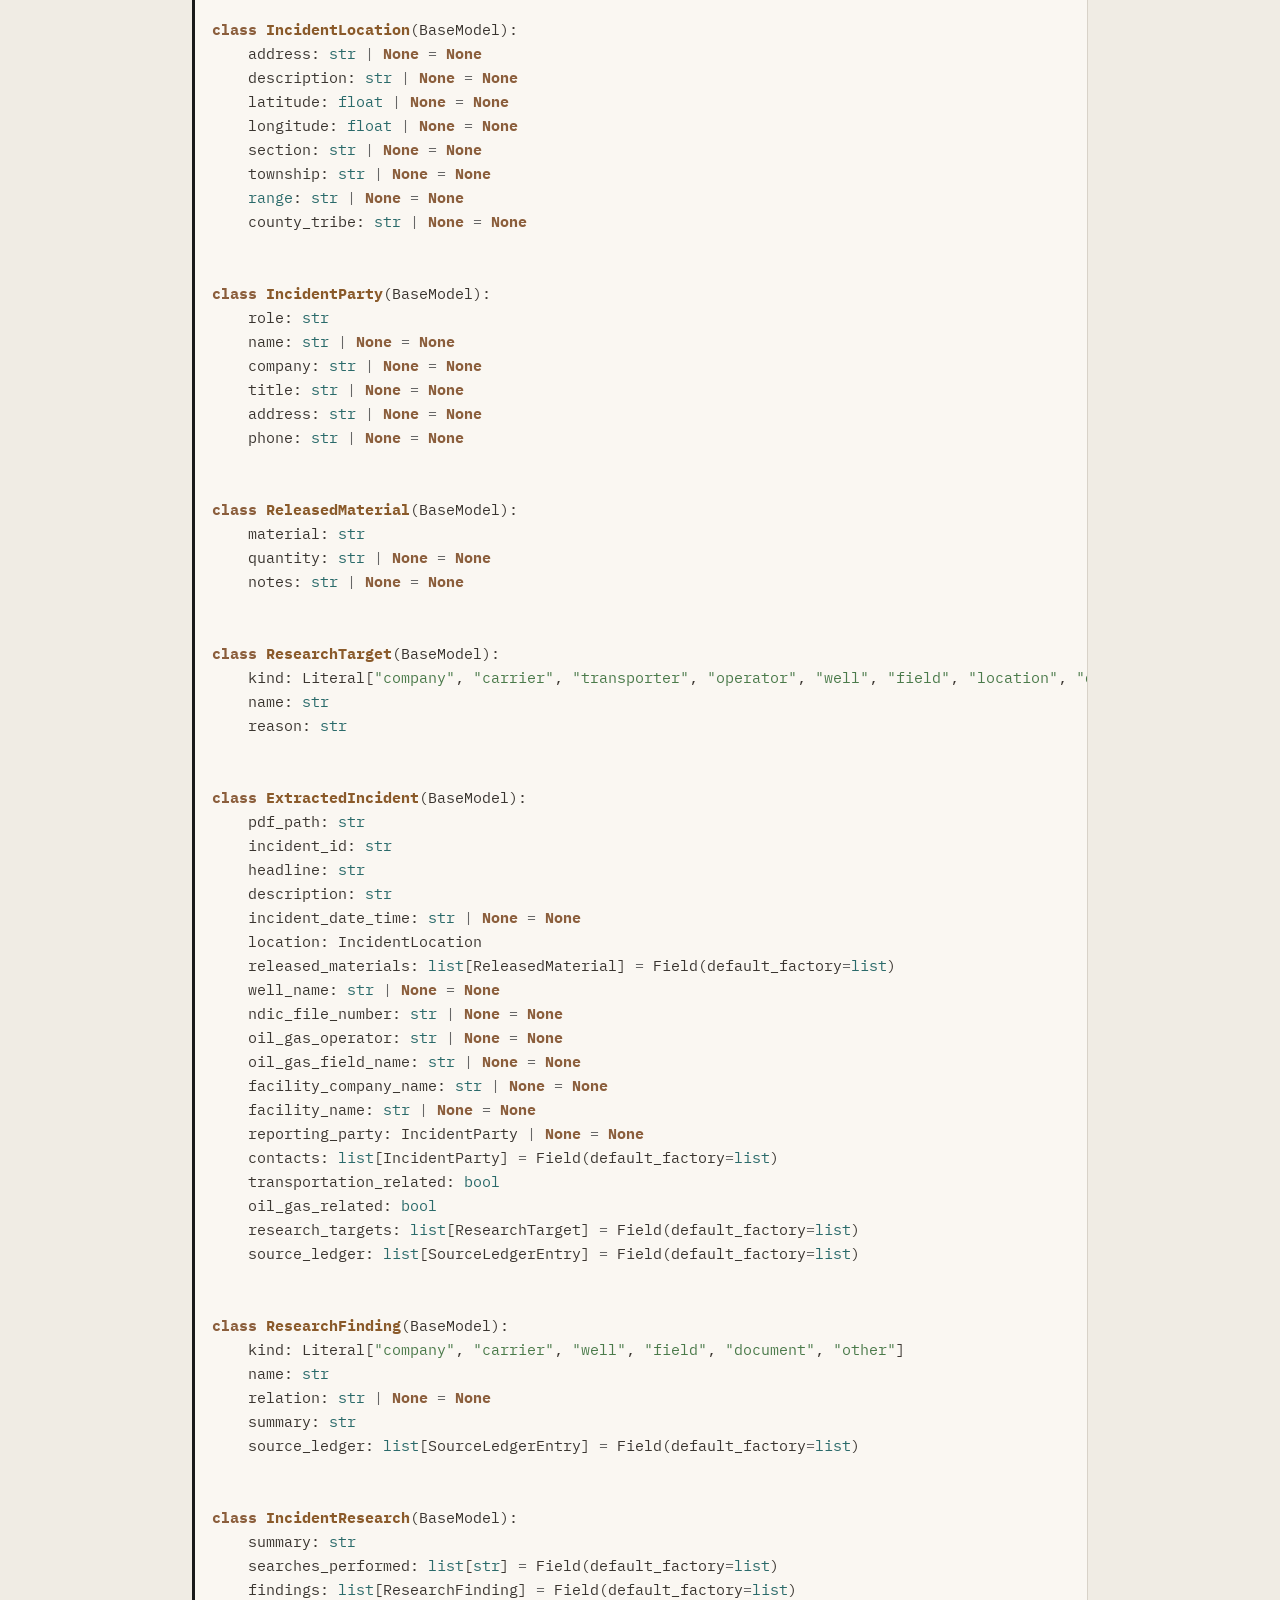
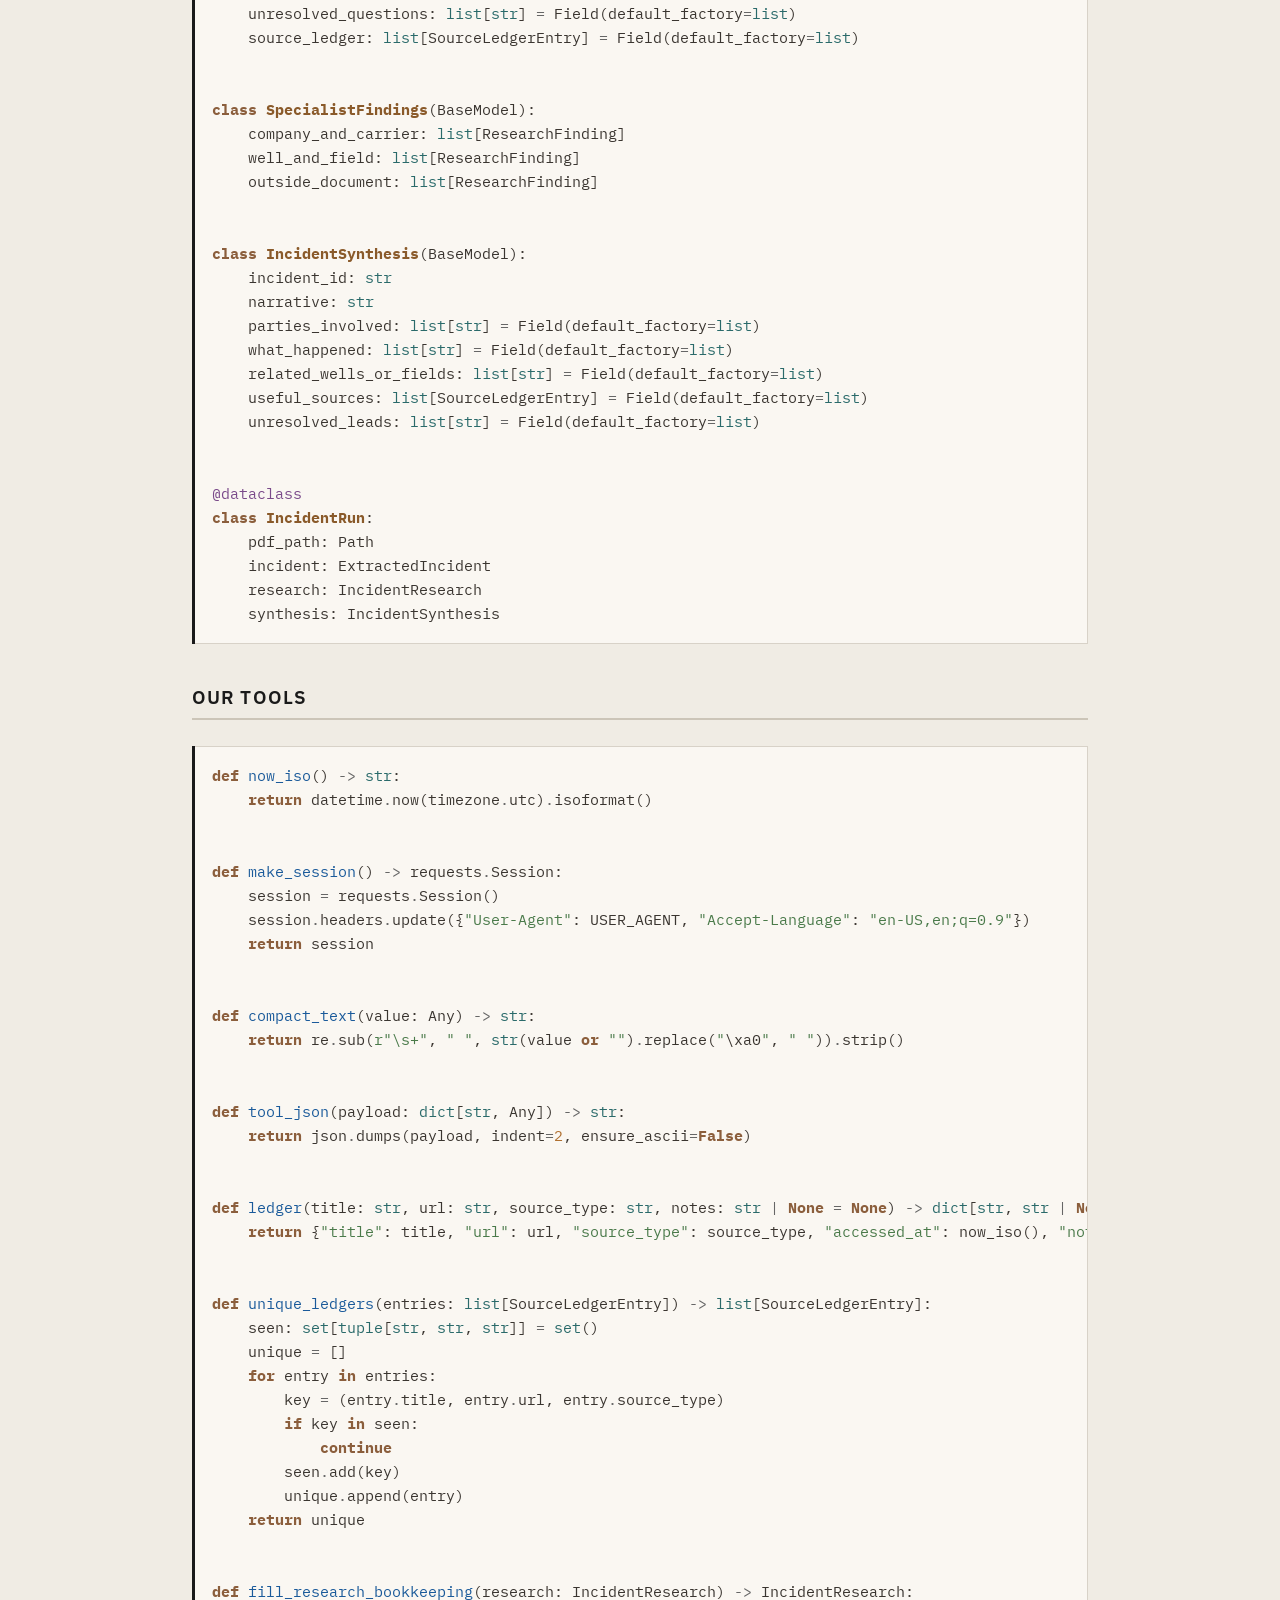
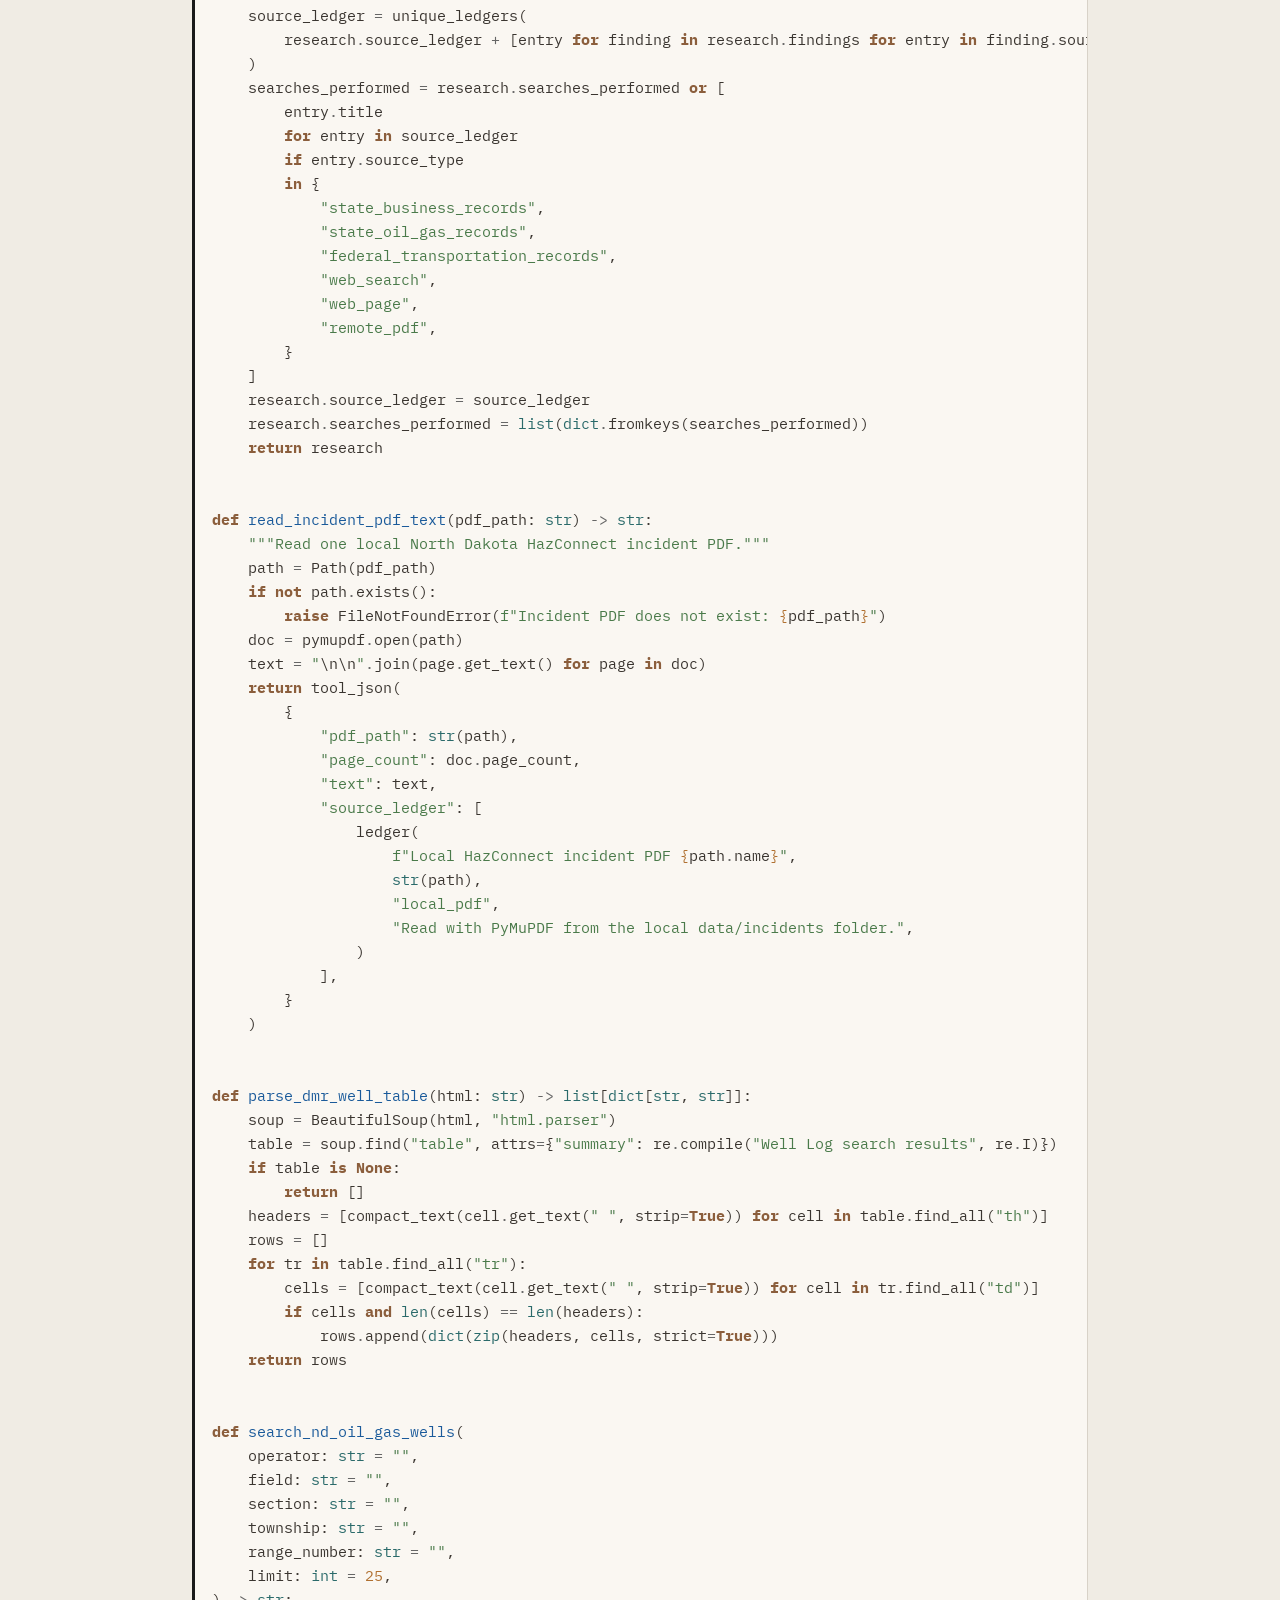
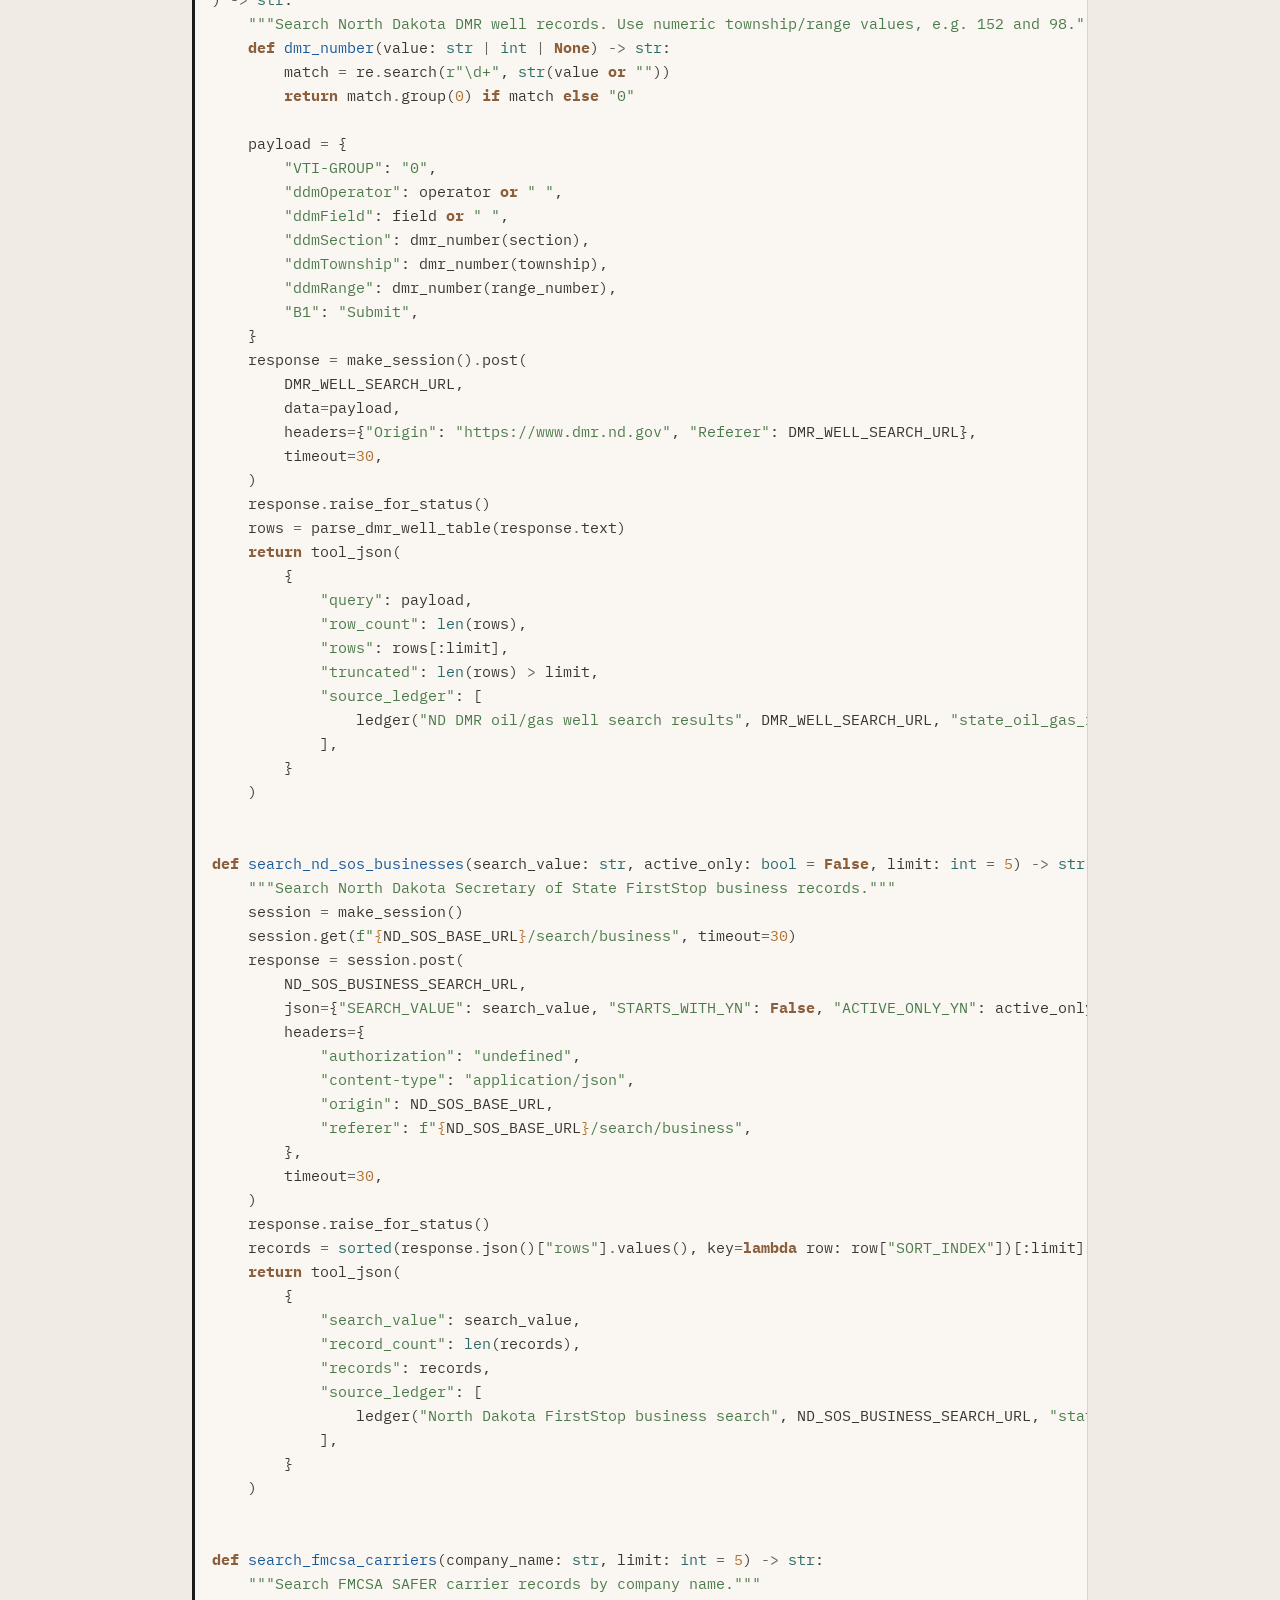
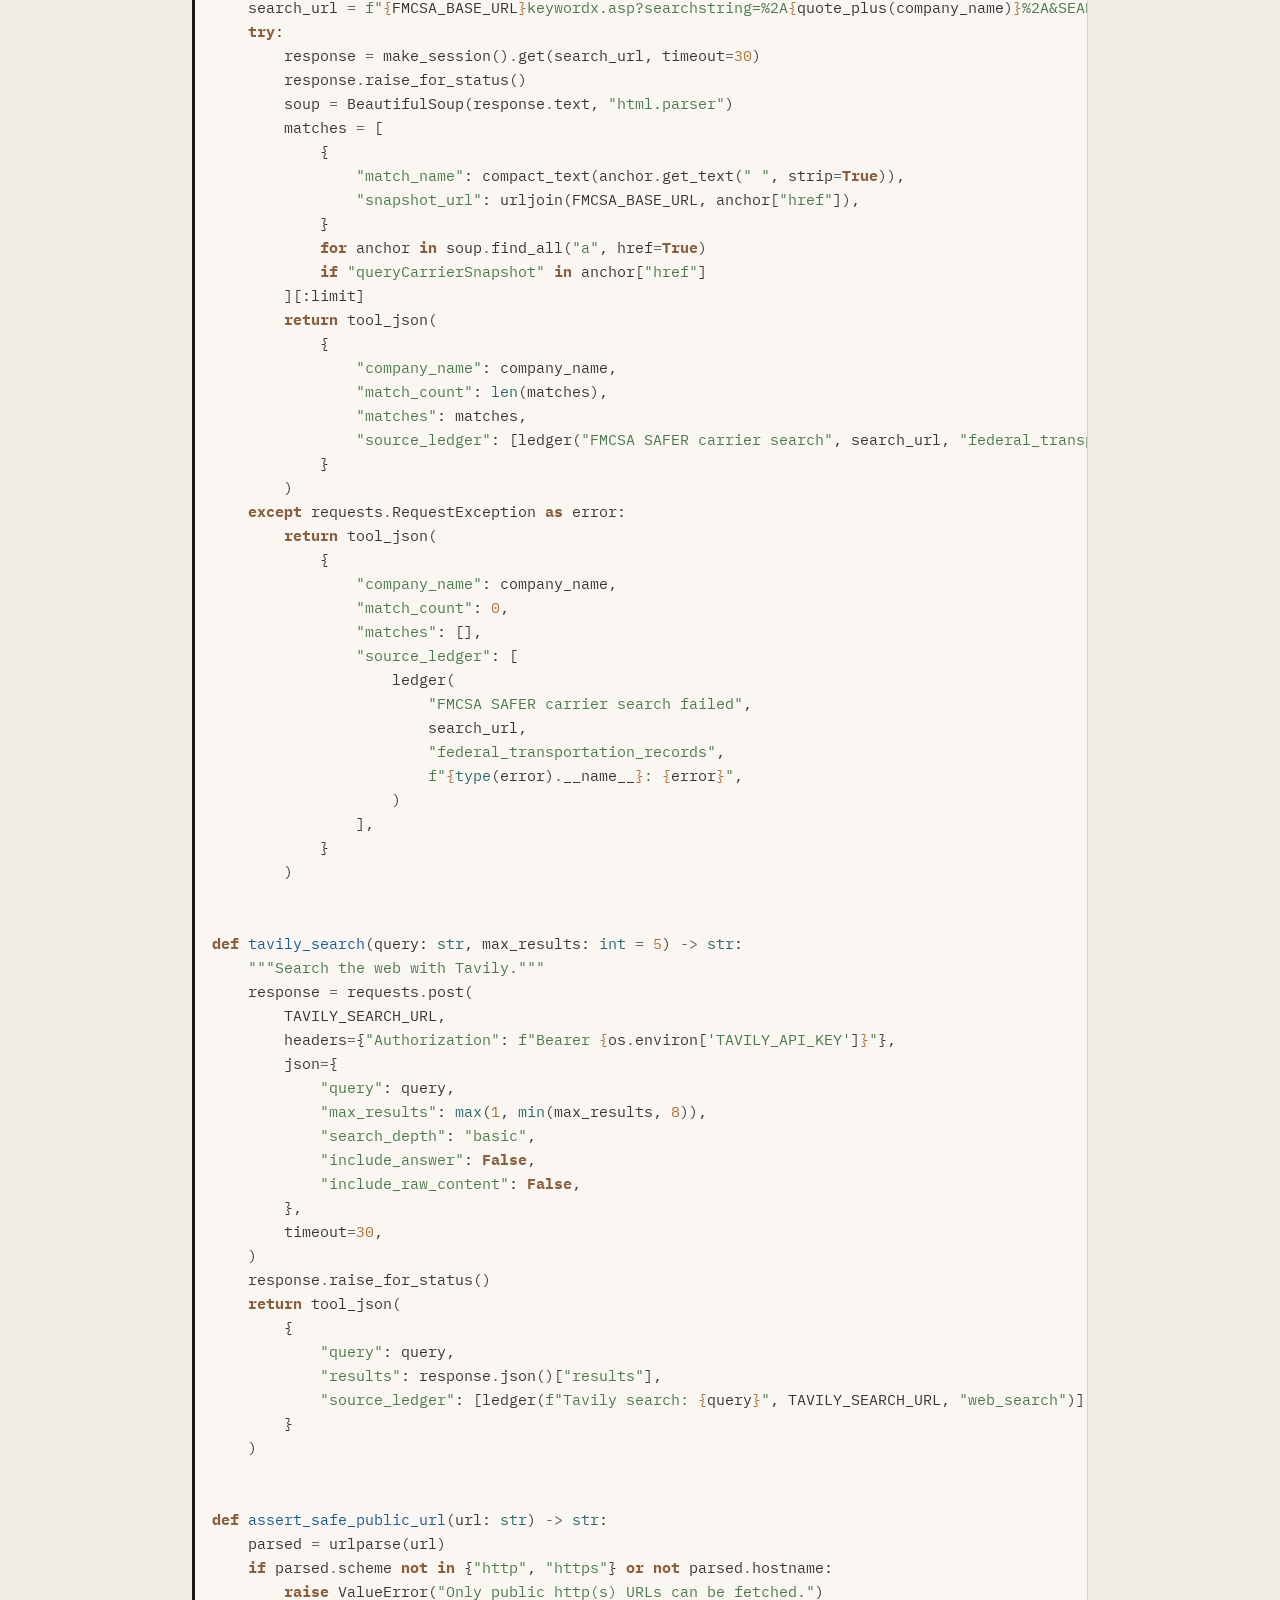
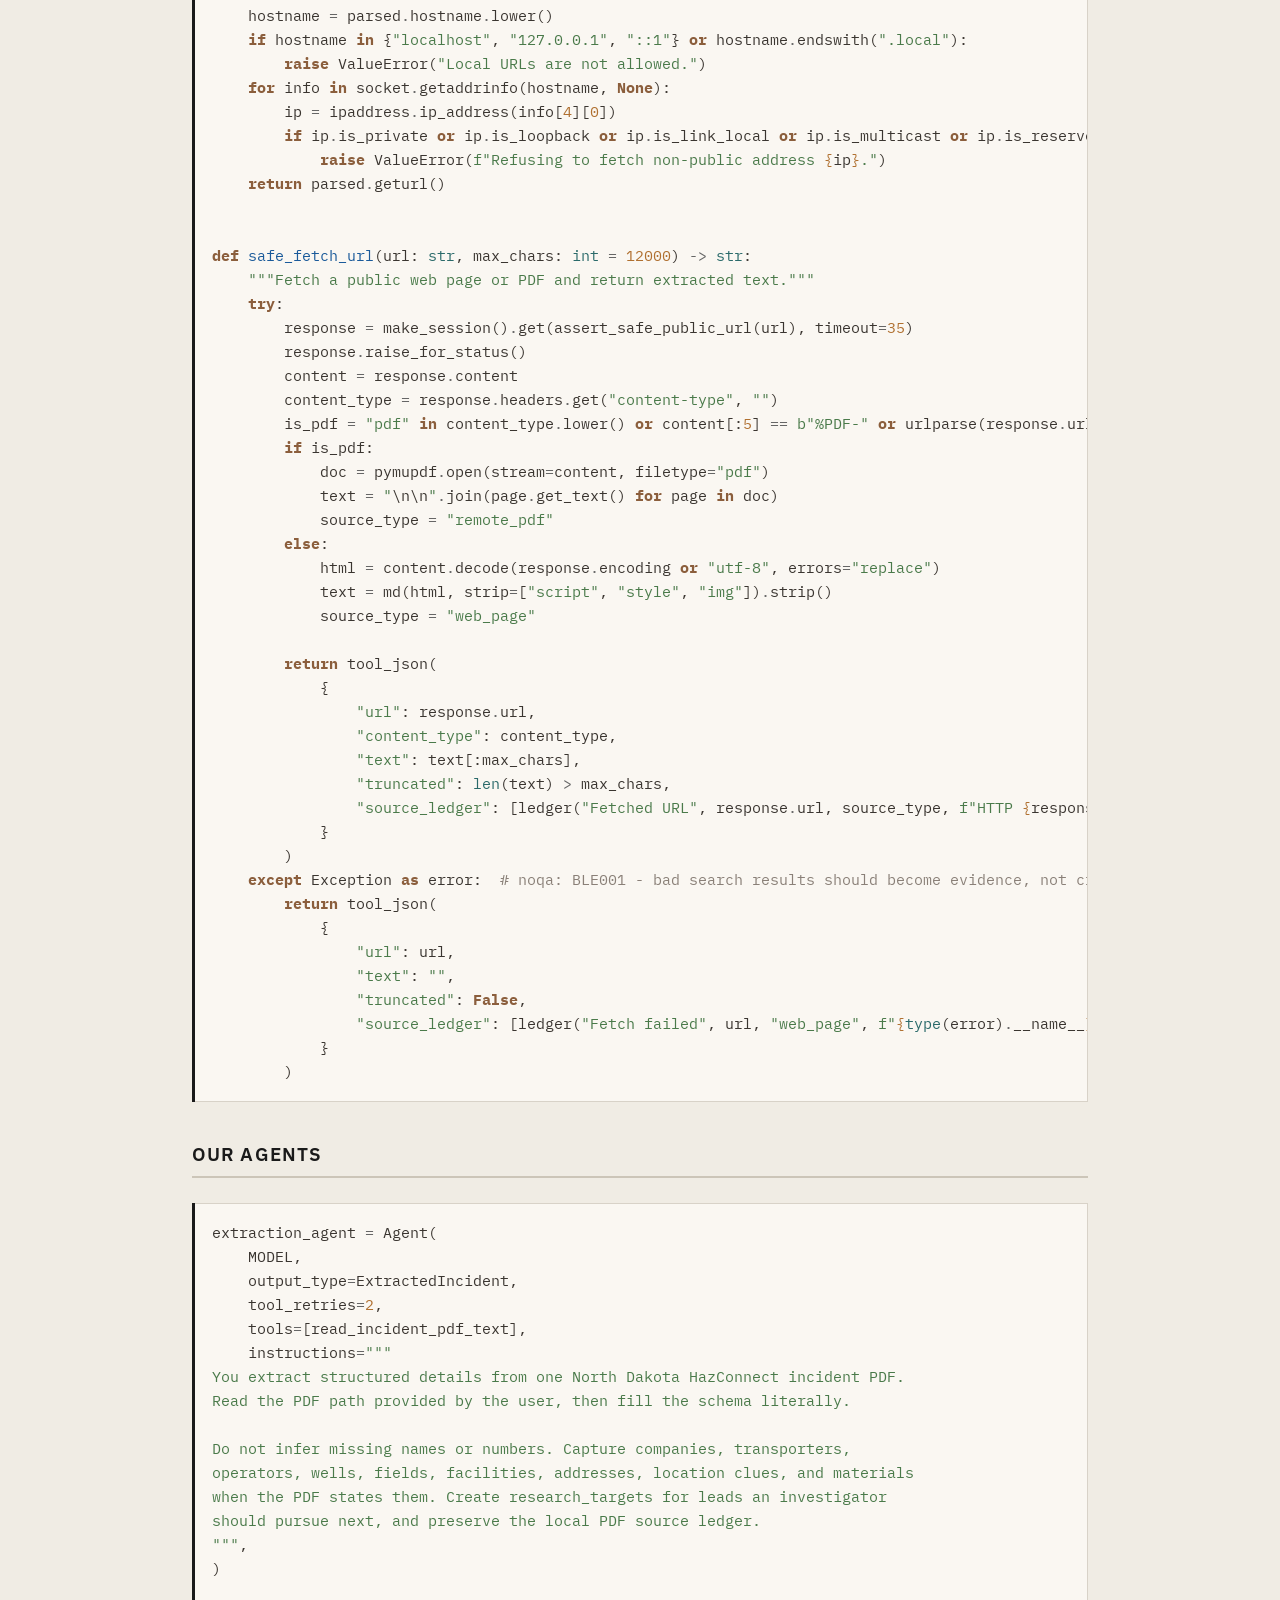
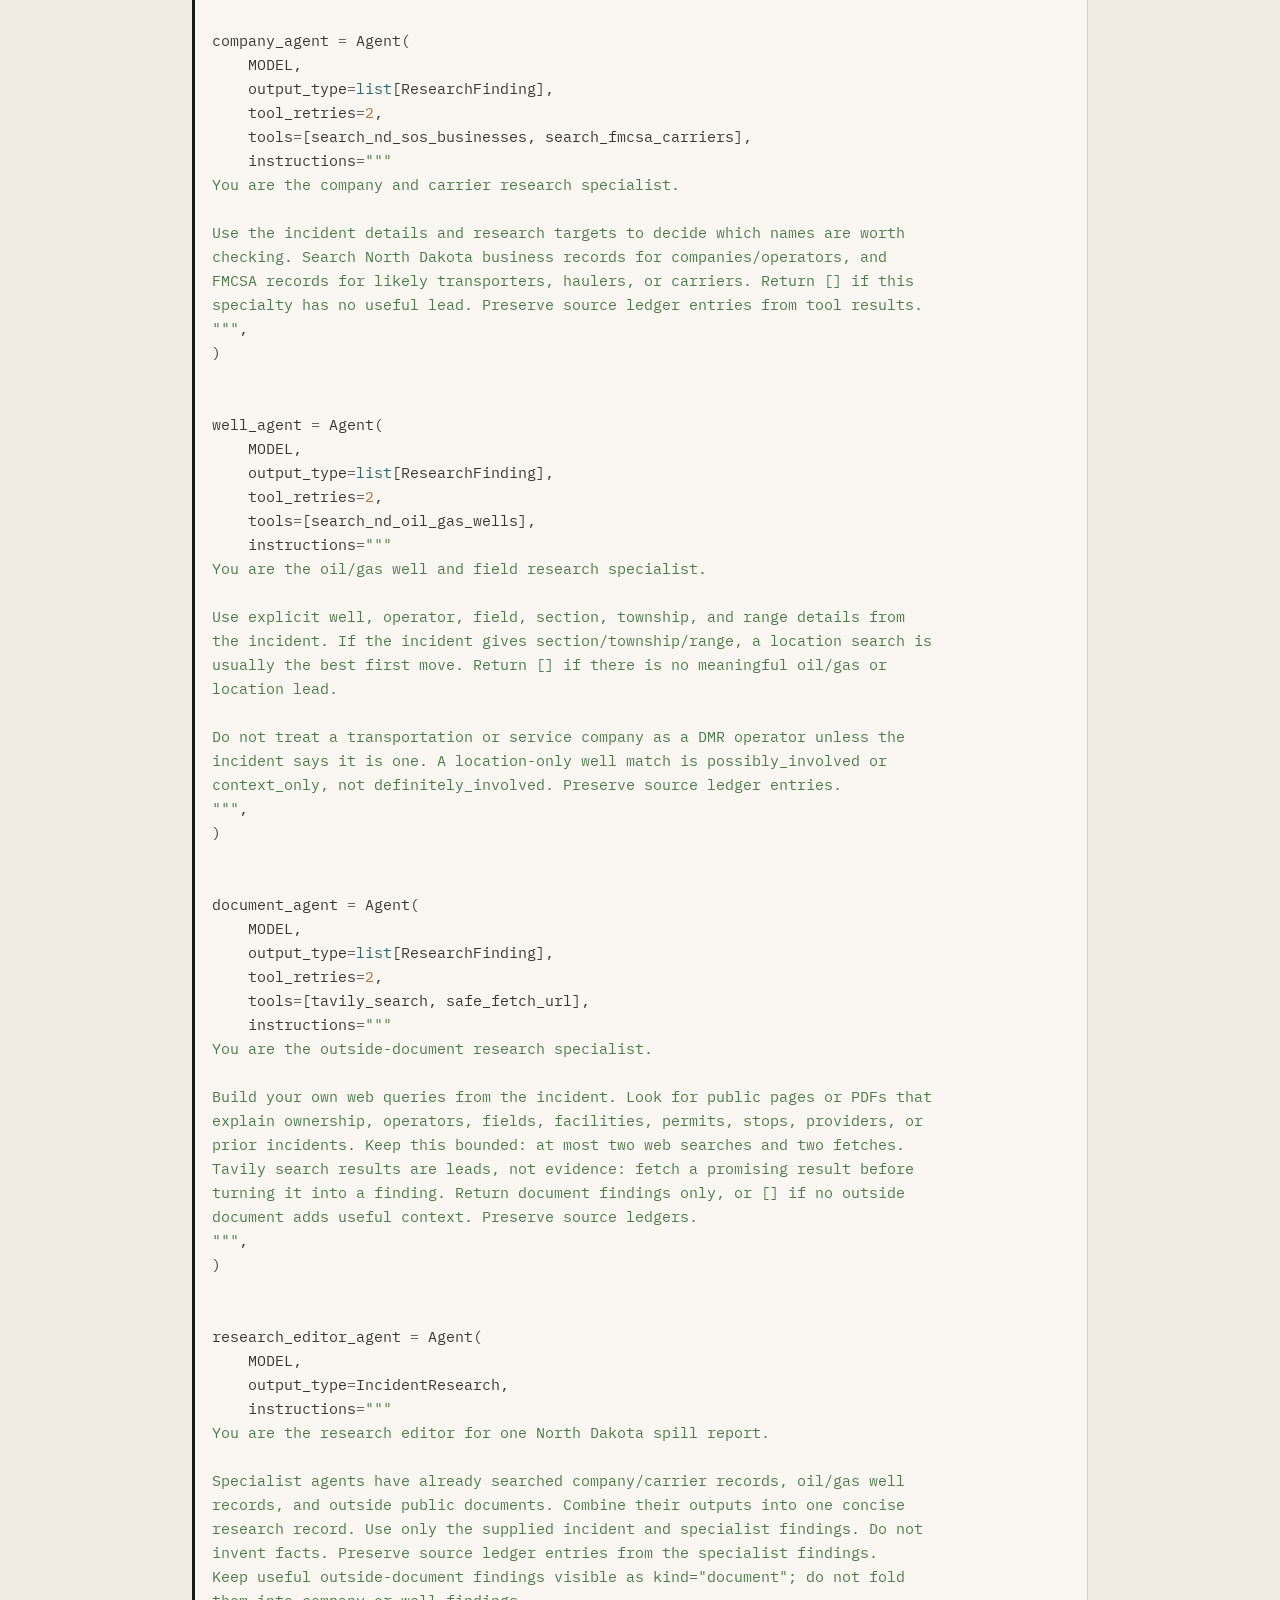
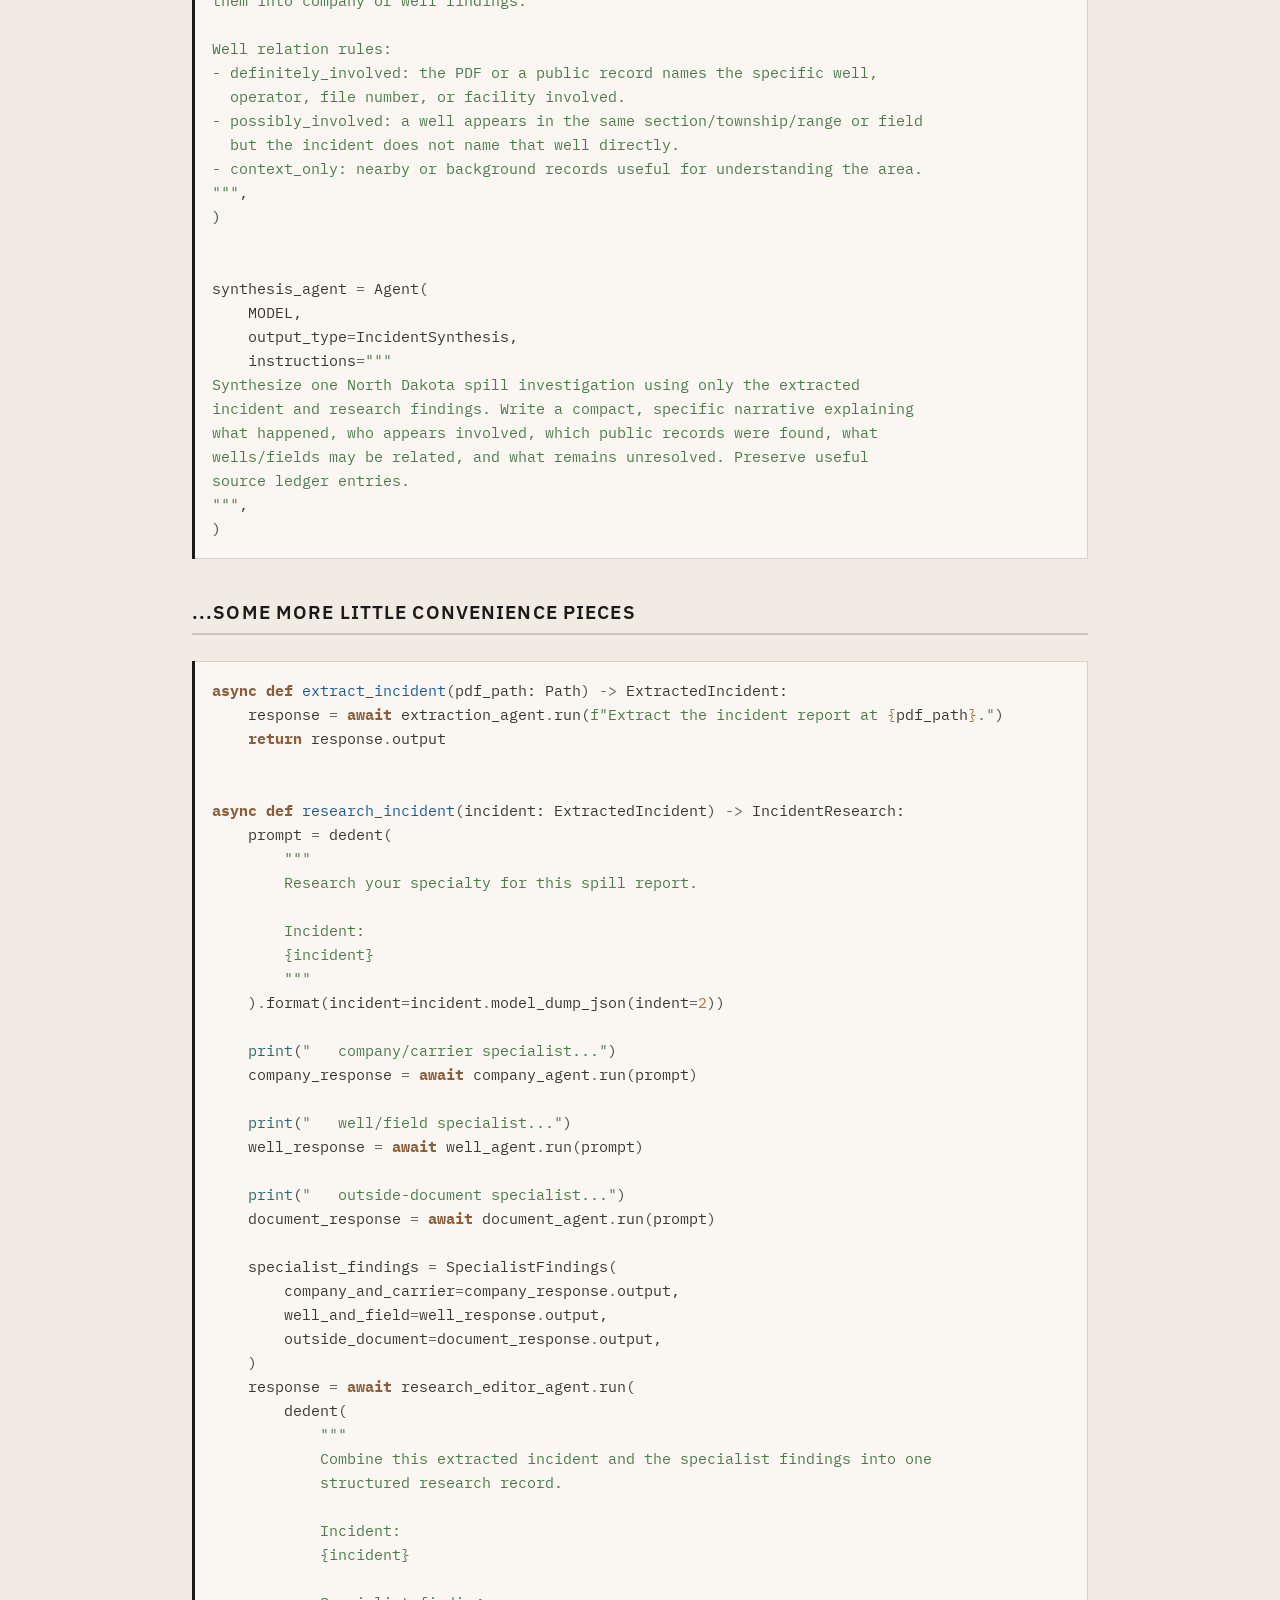
<file: docs/04-pydantic-ai-and-oil-spills-more-orchestration/04-pydantic-ai-north-dakota-spills-ANSWERS.html>
<!DOCTYPE html>
<html lang="en">
<head>
    <meta charset="utf-8">
    <meta name="viewport" content="width=device-width, initial-scale=1">
    <title>Pydantic AI orchestration</title>
    
    <meta name="description" content="When do we really need AI?">
    <meta name="author" content="Jonathan Soma">
    <link rel="canonical" href="https://jsoma.github.io/workshop-ai-agents/04-pydantic-ai-and-oil-spills-more-orchestration/04-pydantic-ai-north-dakota-spills-ANSWERS.html">
    
    
    
    <meta property="og:title" content="Pydantic AI orchestration">
    <meta property="og:description" content="When do we really need AI?">
    <meta property="og:type" content="website">
    <meta property="og:url" content="https://jsoma.github.io/workshop-ai-agents/04-pydantic-ai-and-oil-spills-more-orchestration/04-pydantic-ai-north-dakota-spills-ANSWERS.html">
    <meta property="og:site_name" content="Agentic AI with Pydantic AI">
    <meta property="og:image" content="https://jsoma.github.io/workshop-ai-agents/pydantic-ai-agents-social.png">
    <meta property="og:image:width" content="1200">
    <meta property="og:image:height" content="675">
    <meta property="og:image:alt" content="Pydantic AI orchestration preview">
    <meta name="twitter:card" content="summary_large_image">
    <meta name="twitter:title" content="Pydantic AI orchestration">
    <meta name="twitter:description" content="When do we really need AI?">
    <meta name="twitter:image" content="https://jsoma.github.io/workshop-ai-agents/pydantic-ai-agents-social.png">
    <meta name="twitter:image:alt" content="Pydantic AI orchestration preview">
    <meta name="twitter:creator" content="@dangerscarf">
    

    <link rel="preconnect" href="https://fonts.googleapis.com">
    <link rel="preconnect" href="https://fonts.gstatic.com" crossorigin>
    <link href="https://fonts.googleapis.com/css2?family=Playfair+Display:ital,wght@0,400;0,700;1,400;1,700&family=Source+Serif+4:ital,opsz,wght@0,8..60,400;0,8..60,600;1,8..60,400&family=Inter:wght@400;500;600&family=Archivo+Black&family=IBM+Plex+Mono:wght@400;500&family=IBM+Plex+Sans:wght@400;500;600&display=swap" rel="stylesheet">
    <link rel="stylesheet" href="../static/base.css">
    
<link rel="stylesheet" href="../static/read.css">

    <script>
    // Set theme before paint to avoid FOUC
    (function(){var s=localStorage.getItem('theme');var t=s||(window.matchMedia('(prefers-color-scheme: light)').matches?'light':'dark');document.documentElement.className='theme-'+(t==='dark'?'noir':'broadsheet');})();
    </script>
</head>
<body>

<div class="theme-switcher">
    <button class="active" onclick="setTheme('dark', this)">Dark</button>
    <button onclick="setTheme('light', this)">Light</button>
</div>

<div class="page">
    

<nav class="nb-topnav">
    <a href="../index.html" class="nb-topnav-home">&larr; Home</a>
    
    <div class="nb-topnav-title">Agentic AI with Pydantic AI</div>
    
    <ol class="nb-topnav-list">
        
        <li>
            
            <a href="../01-pydantic-ai-basics/01-pydantic-ai-basics-ANSWERS.html">Pydantic AI basics</a>
            
        </li>
        
        <li>
            
            <a href="../02-pydantic-ai-agents-in-action/02-pydantic-ai-agents-in-action-ANSWERS.html">Pydantic AI agents in action</a>
            
        </li>
        
        <li>
            
            <a href="../03-pydantic-ai-and-property-ownership-orchestration/03-pydantic-ai-orchestration-ANSWERS.html">Pydantic AI orchestration</a>
            
        </li>
        
        <li class="is-current">
            
            <span class="nb-topnav-current">Pydantic AI orchestration</span>
            
        </li>
        
    </ol>
</nav>



<div class="nb-actions">
    
    <details class="nb-try-menu">
        <summary class="nb-action-btn nb-action-colab">Try it</summary>
        <div class="nb-try-options">
            
            <a href="https://colab.research.google.com/github/jsoma/workshop-ai-agents/blob/main/docs/04-pydantic-ai-and-oil-spills-more-orchestration/04-pydantic-ai-north-dakota-spills-ANSWERS.ipynb" target="_blank" rel="noopener">Open in Colab</a>
            
            <a href="https://colab.research.google.com/github/jsoma/workshop-ai-agents/blob/main/docs/04-pydantic-ai-and-oil-spills-more-orchestration/04-pydantic-ai-north-dakota-spills.ipynb" target="_blank" rel="noopener">Colab (code-along)</a>
            
            <a href="https://codespaces.new/jsoma/workshop-ai-agents?ref=main" target="_blank" rel="noopener">Codespaces</a>
            
        </div>
    </details>
    
    
    <a href="04-pydantic-ai-north-dakota-spills-ANSWERS.ipynb" class="nb-action-btn nb-action-download" download>Download notebook</a>
    
</div>


<div class="cell border-box-sizing code_cell rendered" id="cell-id=72529df7">
<div class="input">
<div class="prompt input_prompt">In [ ]:</div>
<div class="inner_cell">
<div class="input_area">
<div class="highlight hl-ipython3"><pre><span></span><span class="c1"># Install required packages</span>
<span class="err">!</span><span class="n">pip</span> <span class="n">install</span> <span class="o">--</span><span class="n">quiet</span> <span class="n">ipywidgets</span> <span class="s1">'pydantic-ai-slim[openrouter,web-fetch]'</span> <span class="n">python</span><span class="o">-</span><span class="n">dotenv</span> <span class="n">pymupdf</span> <span class="n">requests</span>

<span class="kn">import</span><span class="w"> </span><span class="nn">os</span>
<span class="kn">import</span><span class="w"> </span><span class="nn">urllib.request</span>
<span class="kn">import</span><span class="w"> </span><span class="nn">zipfile</span>

<span class="c1"># Download and extract data files</span>
<span class="n">url</span> <span class="o">=</span> <span class="s1">'https://github.com/jsoma/workshop-ai-agents/raw/main/docs/04-pydantic-ai-and-oil-spills-more-orchestration/04-pydantic-ai-north-dakota-spills-data.zip'</span>
<span class="nb">print</span><span class="p">(</span><span class="sa">f</span><span class="s1">'Downloading data from </span><span class="si">{</span><span class="n">url</span><span class="si">}</span><span class="s1">...'</span><span class="p">)</span>
<span class="n">urllib</span><span class="o">.</span><span class="n">request</span><span class="o">.</span><span class="n">urlretrieve</span><span class="p">(</span><span class="n">url</span><span class="p">,</span> <span class="s1">'04-pydantic-ai-north-dakota-spills-data.zip'</span><span class="p">)</span>

<span class="nb">print</span><span class="p">(</span><span class="s1">'Extracting 04-pydantic-ai-north-dakota-spills-data.zip...'</span><span class="p">)</span>
<span class="k">with</span> <span class="n">zipfile</span><span class="o">.</span><span class="n">ZipFile</span><span class="p">(</span><span class="s1">'04-pydantic-ai-north-dakota-spills-data.zip'</span><span class="p">,</span> <span class="s1">'r'</span><span class="p">)</span> <span class="k">as</span> <span class="n">zip_ref</span><span class="p">:</span>
    <span class="n">zip_ref</span><span class="o">.</span><span class="n">extractall</span><span class="p">(</span><span class="s1">'.'</span><span class="p">)</span>

<span class="n">os</span><span class="o">.</span><span class="n">remove</span><span class="p">(</span><span class="s1">'04-pydantic-ai-north-dakota-spills-data.zip'</span><span class="p">)</span>
<span class="nb">print</span><span class="p">(</span><span class="s1">'✓ Data files extracted!'</span><span class="p">)</span>
</pre></div>
</div>
</div>
</div>
</div>
<div class="cell border-box-sizing text_cell rendered" id="cell-id=acd807af"><div class="prompt input_prompt">
</div><div class="inner_cell">
<div class="text_cell_render border-box-sizing rendered_html">
<h1 id="A-very-complicated---overly-complicated?---search-for-oil-spills-in-North-Dakota">A very complicated - overly complicated? - search for oil spills in North Dakota<a class="anchor-link" href="#A-very-complicated---overly-complicated?---search-for-oil-spills-in-North-Dakota">¶</a></h1><p>Let's see what Pydantic AI can do for us.</p>
<p>We start with a <a href="https://github.com/jsoma/workshop-ai-agents/tree/main/data/incidents/5984_95276.pdf">PDF about an oil spill</a> from the <a href="https://northdakota.hazconnect.com/ListIncidentPublic.aspx?t2nq=0HrHfESYqsvwEf6ZIKn9mpnPpfGNY1HOBkcK2Y2Yegk=">Hazconnect system</a>.</p>
<p>Information on the incident reports can be incomplete, so we then use Pydantic AI to extract the entities from the document, perform research, and write a report.</p>
<ul>
<li><a href="https://firststop.sos.nd.gov/search/business">North Dakota business entity search</a></li>
<li><a href="https://www.dmr.nd.gov/oilgas/findwellsvw.asp">North Dakota oil/gas well search</a></li>
<li><a href="https://safer.fmcsa.dot.gov/">US Dep't of Transportation Safety system</a></li>
<li><a href="https://www.tavily.com/">Tavily web search</a></li>
</ul>
<p>The important part of this one is it's a <strong>structured path</strong>. Does it actually benefit from being agentic?</p>
<h2 id="Setup-portion">Setup portion<a class="anchor-link" href="#Setup-portion">¶</a></h2>
</div>
</div>
</div>
<div class="cell border-box-sizing code_cell rendered" id="cell-id=8d3cad21">
<div class="input">
<div class="prompt input_prompt">In [ ]:</div>
<div class="inner_cell">
<div class="input_area">
<div class="highlight hl-ipython3"><pre><span></span><span class="kn">from</span><span class="w"> </span><span class="nn">__future__</span><span class="w"> </span><span class="kn">import</span> <span class="n">annotations</span>

<span class="kn">import</span><span class="w"> </span><span class="nn">asyncio</span>
<span class="kn">import</span><span class="w"> </span><span class="nn">ipaddress</span>
<span class="kn">import</span><span class="w"> </span><span class="nn">json</span>
<span class="kn">import</span><span class="w"> </span><span class="nn">os</span>
<span class="kn">import</span><span class="w"> </span><span class="nn">re</span>
<span class="kn">import</span><span class="w"> </span><span class="nn">socket</span>
<span class="kn">from</span><span class="w"> </span><span class="nn">dataclasses</span><span class="w"> </span><span class="kn">import</span> <span class="n">dataclass</span>
<span class="kn">from</span><span class="w"> </span><span class="nn">datetime</span><span class="w"> </span><span class="kn">import</span> <span class="n">datetime</span><span class="p">,</span> <span class="n">timezone</span>
<span class="kn">from</span><span class="w"> </span><span class="nn">pathlib</span><span class="w"> </span><span class="kn">import</span> <span class="n">Path</span>
<span class="kn">from</span><span class="w"> </span><span class="nn">textwrap</span><span class="w"> </span><span class="kn">import</span> <span class="n">dedent</span>
<span class="kn">from</span><span class="w"> </span><span class="nn">typing</span><span class="w"> </span><span class="kn">import</span> <span class="n">Any</span><span class="p">,</span> <span class="n">Literal</span>
<span class="kn">from</span><span class="w"> </span><span class="nn">urllib.parse</span><span class="w"> </span><span class="kn">import</span> <span class="n">quote_plus</span><span class="p">,</span> <span class="n">urljoin</span><span class="p">,</span> <span class="n">urlparse</span>

<span class="kn">import</span><span class="w"> </span><span class="nn">braintrust</span>
<span class="kn">import</span><span class="w"> </span><span class="nn">pymupdf</span>
<span class="kn">import</span><span class="w"> </span><span class="nn">requests</span>
<span class="kn">from</span><span class="w"> </span><span class="nn">bs4</span><span class="w"> </span><span class="kn">import</span> <span class="n">BeautifulSoup</span>
<span class="kn">from</span><span class="w"> </span><span class="nn">dotenv</span><span class="w"> </span><span class="kn">import</span> <span class="n">load_dotenv</span>
<span class="kn">from</span><span class="w"> </span><span class="nn">markdownify</span><span class="w"> </span><span class="kn">import</span> <span class="n">markdownify</span> <span class="k">as</span> <span class="n">md</span>
<span class="kn">from</span><span class="w"> </span><span class="nn">pydantic</span><span class="w"> </span><span class="kn">import</span> <span class="n">BaseModel</span><span class="p">,</span> <span class="n">Field</span>
<span class="kn">from</span><span class="w"> </span><span class="nn">pydantic_ai</span><span class="w"> </span><span class="kn">import</span> <span class="n">Agent</span>
<span class="kn">from</span><span class="w"> </span><span class="nn">getpass</span><span class="w"> </span><span class="kn">import</span> <span class="n">getpass</span>

<span class="kn">from</span><span class="w"> </span><span class="nn">braintrust.wrappers.pydantic_ai</span><span class="w"> </span><span class="kn">import</span> <span class="n">setup_pydantic_ai</span>

<span class="n">load_dotenv</span><span class="p">()</span>
<span class="k">if</span> <span class="ow">not</span> <span class="n">os</span><span class="o">.</span><span class="n">getenv</span><span class="p">(</span><span class="s2">"OPENROUTER_API_KEY"</span><span class="p">):</span>
    <span class="n">os</span><span class="o">.</span><span class="n">environ</span><span class="p">[</span><span class="s2">"OPENROUTER_API_KEY"</span><span class="p">]</span> <span class="o">=</span> <span class="n">getpass</span><span class="p">(</span><span class="s2">"OpenRouter API key: "</span><span class="p">)</span>
<span class="k">if</span> <span class="ow">not</span> <span class="n">os</span><span class="o">.</span><span class="n">getenv</span><span class="p">(</span><span class="s2">"BRAINTRUST_API_KEY"</span><span class="p">):</span>
    <span class="n">os</span><span class="o">.</span><span class="n">environ</span><span class="p">[</span><span class="s2">"BRAINTRUST_API_KEY"</span><span class="p">]</span> <span class="o">=</span> <span class="n">getpass</span><span class="p">(</span><span class="s2">"Braintrust API key: "</span><span class="p">)</span>

<span class="k">if</span> <span class="n">os</span><span class="o">.</span><span class="n">getenv</span><span class="p">(</span><span class="s2">"BRAINTRUST_API_KEY"</span><span class="p">):</span>
    <span class="n">setup_pydantic_ai</span><span class="p">(</span><span class="n">project_name</span><span class="o">=</span><span class="s2">"dataharvest-2026"</span><span class="p">)</span>
    <span class="nb">print</span><span class="p">(</span><span class="s2">"Braintrust connection established."</span><span class="p">)</span>
<span class="k">else</span><span class="p">:</span>
    <span class="nb">print</span><span class="p">(</span><span class="s2">"Set BRAINTRUST_API_KEY to enable Braintrust tracing."</span><span class="p">)</span>

<span class="n">MODEL</span> <span class="o">=</span> <span class="s2">"openrouter:google/gemini-3.1-flash-lite"</span>
<span class="n">INCIDENT_PDF_PATHS</span> <span class="o">=</span> <span class="p">[</span>
    <span class="n">Path</span><span class="p">(</span><span class="s2">"data/incidents/5981_95272.pdf"</span><span class="p">),</span>
    <span class="n">Path</span><span class="p">(</span><span class="s2">"data/incidents/5984_95276.pdf"</span><span class="p">),</span>
    <span class="n">Path</span><span class="p">(</span><span class="s2">"data/incidents/5976_95267.pdf"</span><span class="p">),</span>
    <span class="n">Path</span><span class="p">(</span><span class="s2">"data/incidents/5978_95269.pdf"</span><span class="p">),</span>
    <span class="n">Path</span><span class="p">(</span><span class="s2">"data/incidents/5986_95278.pdf"</span><span class="p">),</span>
<span class="p">]</span>
<span class="n">OUTPUT_PATH</span> <span class="o">=</span> <span class="n">Path</span><span class="p">(</span><span class="s2">"outputs/north_dakota_spill_research_reports.json"</span><span class="p">)</span>

<span class="n">DMR_WELL_SEARCH_URL</span> <span class="o">=</span> <span class="s2">"https://www.dmr.nd.gov/oilgas/findwellsvw.asp"</span>
<span class="n">ND_SOS_BUSINESS_SEARCH_URL</span> <span class="o">=</span> <span class="s2">"https://firststop.sos.nd.gov/api/Records/businesssearch"</span>
<span class="n">ND_SOS_BASE_URL</span> <span class="o">=</span> <span class="s2">"https://firststop.sos.nd.gov"</span>
<span class="n">FMCSA_BASE_URL</span> <span class="o">=</span> <span class="s2">"https://safer.fmcsa.dot.gov/"</span>
<span class="n">TAVILY_SEARCH_URL</span> <span class="o">=</span> <span class="s2">"https://api.tavily.com/search"</span>
<span class="n">USER_AGENT</span> <span class="o">=</span> <span class="p">(</span>
    <span class="s2">"Mozilla/5.0 (Macintosh; Intel Mac OS X 10_15_7) "</span>
    <span class="s2">"AppleWebKit/537.36 (KHTML, like Gecko) Chrome/148.0.0.0 Safari/537.36"</span>
<span class="p">)</span>
</pre></div>
</div>
</div>
</div>
</div>
<div class="cell border-box-sizing text_cell rendered" id="cell-id=e8bf334e"><div class="prompt input_prompt">
</div><div class="inner_cell">
<div class="text_cell_render border-box-sizing rendered_html">
<h2 id="Pydantic-data-classes">Pydantic data classes<a class="anchor-link" href="#Pydantic-data-classes">¶</a></h2>
</div>
</div>
</div>
<div class="cell border-box-sizing code_cell rendered" id="cell-id=89077a81">
<div class="input">
<div class="prompt input_prompt">In [ ]:</div>
<div class="inner_cell">
<div class="input_area">
<div class="highlight hl-ipython3"><pre><span></span><span class="k">class</span><span class="w"> </span><span class="nc">SourceLedgerEntry</span><span class="p">(</span><span class="n">BaseModel</span><span class="p">):</span>
    <span class="n">title</span><span class="p">:</span> <span class="nb">str</span>
    <span class="n">url</span><span class="p">:</span> <span class="nb">str</span>
    <span class="n">source_type</span><span class="p">:</span> <span class="nb">str</span>
    <span class="n">accessed_at</span><span class="p">:</span> <span class="nb">str</span> <span class="o">=</span> <span class="n">Field</span><span class="p">(</span><span class="n">default_factory</span><span class="o">=</span><span class="k">lambda</span><span class="p">:</span> <span class="n">datetime</span><span class="o">.</span><span class="n">now</span><span class="p">(</span><span class="n">timezone</span><span class="o">.</span><span class="n">utc</span><span class="p">)</span><span class="o">.</span><span class="n">isoformat</span><span class="p">())</span>
    <span class="n">notes</span><span class="p">:</span> <span class="nb">str</span> <span class="o">|</span> <span class="kc">None</span> <span class="o">=</span> <span class="kc">None</span>


<span class="k">class</span><span class="w"> </span><span class="nc">IncidentLocation</span><span class="p">(</span><span class="n">BaseModel</span><span class="p">):</span>
    <span class="n">address</span><span class="p">:</span> <span class="nb">str</span> <span class="o">|</span> <span class="kc">None</span> <span class="o">=</span> <span class="kc">None</span>
    <span class="n">description</span><span class="p">:</span> <span class="nb">str</span> <span class="o">|</span> <span class="kc">None</span> <span class="o">=</span> <span class="kc">None</span>
    <span class="n">latitude</span><span class="p">:</span> <span class="nb">float</span> <span class="o">|</span> <span class="kc">None</span> <span class="o">=</span> <span class="kc">None</span>
    <span class="n">longitude</span><span class="p">:</span> <span class="nb">float</span> <span class="o">|</span> <span class="kc">None</span> <span class="o">=</span> <span class="kc">None</span>
    <span class="n">section</span><span class="p">:</span> <span class="nb">str</span> <span class="o">|</span> <span class="kc">None</span> <span class="o">=</span> <span class="kc">None</span>
    <span class="n">township</span><span class="p">:</span> <span class="nb">str</span> <span class="o">|</span> <span class="kc">None</span> <span class="o">=</span> <span class="kc">None</span>
    <span class="nb">range</span><span class="p">:</span> <span class="nb">str</span> <span class="o">|</span> <span class="kc">None</span> <span class="o">=</span> <span class="kc">None</span>
    <span class="n">county_tribe</span><span class="p">:</span> <span class="nb">str</span> <span class="o">|</span> <span class="kc">None</span> <span class="o">=</span> <span class="kc">None</span>


<span class="k">class</span><span class="w"> </span><span class="nc">IncidentParty</span><span class="p">(</span><span class="n">BaseModel</span><span class="p">):</span>
    <span class="n">role</span><span class="p">:</span> <span class="nb">str</span>
    <span class="n">name</span><span class="p">:</span> <span class="nb">str</span> <span class="o">|</span> <span class="kc">None</span> <span class="o">=</span> <span class="kc">None</span>
    <span class="n">company</span><span class="p">:</span> <span class="nb">str</span> <span class="o">|</span> <span class="kc">None</span> <span class="o">=</span> <span class="kc">None</span>
    <span class="n">title</span><span class="p">:</span> <span class="nb">str</span> <span class="o">|</span> <span class="kc">None</span> <span class="o">=</span> <span class="kc">None</span>
    <span class="n">address</span><span class="p">:</span> <span class="nb">str</span> <span class="o">|</span> <span class="kc">None</span> <span class="o">=</span> <span class="kc">None</span>
    <span class="n">phone</span><span class="p">:</span> <span class="nb">str</span> <span class="o">|</span> <span class="kc">None</span> <span class="o">=</span> <span class="kc">None</span>


<span class="k">class</span><span class="w"> </span><span class="nc">ReleasedMaterial</span><span class="p">(</span><span class="n">BaseModel</span><span class="p">):</span>
    <span class="n">material</span><span class="p">:</span> <span class="nb">str</span>
    <span class="n">quantity</span><span class="p">:</span> <span class="nb">str</span> <span class="o">|</span> <span class="kc">None</span> <span class="o">=</span> <span class="kc">None</span>
    <span class="n">notes</span><span class="p">:</span> <span class="nb">str</span> <span class="o">|</span> <span class="kc">None</span> <span class="o">=</span> <span class="kc">None</span>


<span class="k">class</span><span class="w"> </span><span class="nc">ResearchTarget</span><span class="p">(</span><span class="n">BaseModel</span><span class="p">):</span>
    <span class="n">kind</span><span class="p">:</span> <span class="n">Literal</span><span class="p">[</span><span class="s2">"company"</span><span class="p">,</span> <span class="s2">"carrier"</span><span class="p">,</span> <span class="s2">"transporter"</span><span class="p">,</span> <span class="s2">"operator"</span><span class="p">,</span> <span class="s2">"well"</span><span class="p">,</span> <span class="s2">"field"</span><span class="p">,</span> <span class="s2">"location"</span><span class="p">,</span> <span class="s2">"document"</span><span class="p">,</span> <span class="s2">"other"</span><span class="p">]</span>
    <span class="n">name</span><span class="p">:</span> <span class="nb">str</span>
    <span class="n">reason</span><span class="p">:</span> <span class="nb">str</span>


<span class="k">class</span><span class="w"> </span><span class="nc">ExtractedIncident</span><span class="p">(</span><span class="n">BaseModel</span><span class="p">):</span>
    <span class="n">pdf_path</span><span class="p">:</span> <span class="nb">str</span>
    <span class="n">incident_id</span><span class="p">:</span> <span class="nb">str</span>
    <span class="n">headline</span><span class="p">:</span> <span class="nb">str</span>
    <span class="n">description</span><span class="p">:</span> <span class="nb">str</span>
    <span class="n">incident_date_time</span><span class="p">:</span> <span class="nb">str</span> <span class="o">|</span> <span class="kc">None</span> <span class="o">=</span> <span class="kc">None</span>
    <span class="n">location</span><span class="p">:</span> <span class="n">IncidentLocation</span>
    <span class="n">released_materials</span><span class="p">:</span> <span class="nb">list</span><span class="p">[</span><span class="n">ReleasedMaterial</span><span class="p">]</span> <span class="o">=</span> <span class="n">Field</span><span class="p">(</span><span class="n">default_factory</span><span class="o">=</span><span class="nb">list</span><span class="p">)</span>
    <span class="n">well_name</span><span class="p">:</span> <span class="nb">str</span> <span class="o">|</span> <span class="kc">None</span> <span class="o">=</span> <span class="kc">None</span>
    <span class="n">ndic_file_number</span><span class="p">:</span> <span class="nb">str</span> <span class="o">|</span> <span class="kc">None</span> <span class="o">=</span> <span class="kc">None</span>
    <span class="n">oil_gas_operator</span><span class="p">:</span> <span class="nb">str</span> <span class="o">|</span> <span class="kc">None</span> <span class="o">=</span> <span class="kc">None</span>
    <span class="n">oil_gas_field_name</span><span class="p">:</span> <span class="nb">str</span> <span class="o">|</span> <span class="kc">None</span> <span class="o">=</span> <span class="kc">None</span>
    <span class="n">facility_company_name</span><span class="p">:</span> <span class="nb">str</span> <span class="o">|</span> <span class="kc">None</span> <span class="o">=</span> <span class="kc">None</span>
    <span class="n">facility_name</span><span class="p">:</span> <span class="nb">str</span> <span class="o">|</span> <span class="kc">None</span> <span class="o">=</span> <span class="kc">None</span>
    <span class="n">reporting_party</span><span class="p">:</span> <span class="n">IncidentParty</span> <span class="o">|</span> <span class="kc">None</span> <span class="o">=</span> <span class="kc">None</span>
    <span class="n">contacts</span><span class="p">:</span> <span class="nb">list</span><span class="p">[</span><span class="n">IncidentParty</span><span class="p">]</span> <span class="o">=</span> <span class="n">Field</span><span class="p">(</span><span class="n">default_factory</span><span class="o">=</span><span class="nb">list</span><span class="p">)</span>
    <span class="n">transportation_related</span><span class="p">:</span> <span class="nb">bool</span>
    <span class="n">oil_gas_related</span><span class="p">:</span> <span class="nb">bool</span>
    <span class="n">research_targets</span><span class="p">:</span> <span class="nb">list</span><span class="p">[</span><span class="n">ResearchTarget</span><span class="p">]</span> <span class="o">=</span> <span class="n">Field</span><span class="p">(</span><span class="n">default_factory</span><span class="o">=</span><span class="nb">list</span><span class="p">)</span>
    <span class="n">source_ledger</span><span class="p">:</span> <span class="nb">list</span><span class="p">[</span><span class="n">SourceLedgerEntry</span><span class="p">]</span> <span class="o">=</span> <span class="n">Field</span><span class="p">(</span><span class="n">default_factory</span><span class="o">=</span><span class="nb">list</span><span class="p">)</span>


<span class="k">class</span><span class="w"> </span><span class="nc">ResearchFinding</span><span class="p">(</span><span class="n">BaseModel</span><span class="p">):</span>
    <span class="n">kind</span><span class="p">:</span> <span class="n">Literal</span><span class="p">[</span><span class="s2">"company"</span><span class="p">,</span> <span class="s2">"carrier"</span><span class="p">,</span> <span class="s2">"well"</span><span class="p">,</span> <span class="s2">"field"</span><span class="p">,</span> <span class="s2">"document"</span><span class="p">,</span> <span class="s2">"other"</span><span class="p">]</span>
    <span class="n">name</span><span class="p">:</span> <span class="nb">str</span>
    <span class="n">relation</span><span class="p">:</span> <span class="nb">str</span> <span class="o">|</span> <span class="kc">None</span> <span class="o">=</span> <span class="kc">None</span>
    <span class="n">summary</span><span class="p">:</span> <span class="nb">str</span>
    <span class="n">source_ledger</span><span class="p">:</span> <span class="nb">list</span><span class="p">[</span><span class="n">SourceLedgerEntry</span><span class="p">]</span> <span class="o">=</span> <span class="n">Field</span><span class="p">(</span><span class="n">default_factory</span><span class="o">=</span><span class="nb">list</span><span class="p">)</span>


<span class="k">class</span><span class="w"> </span><span class="nc">IncidentResearch</span><span class="p">(</span><span class="n">BaseModel</span><span class="p">):</span>
    <span class="n">summary</span><span class="p">:</span> <span class="nb">str</span>
    <span class="n">searches_performed</span><span class="p">:</span> <span class="nb">list</span><span class="p">[</span><span class="nb">str</span><span class="p">]</span> <span class="o">=</span> <span class="n">Field</span><span class="p">(</span><span class="n">default_factory</span><span class="o">=</span><span class="nb">list</span><span class="p">)</span>
    <span class="n">findings</span><span class="p">:</span> <span class="nb">list</span><span class="p">[</span><span class="n">ResearchFinding</span><span class="p">]</span> <span class="o">=</span> <span class="n">Field</span><span class="p">(</span><span class="n">default_factory</span><span class="o">=</span><span class="nb">list</span><span class="p">)</span>
    <span class="n">unresolved_questions</span><span class="p">:</span> <span class="nb">list</span><span class="p">[</span><span class="nb">str</span><span class="p">]</span> <span class="o">=</span> <span class="n">Field</span><span class="p">(</span><span class="n">default_factory</span><span class="o">=</span><span class="nb">list</span><span class="p">)</span>
    <span class="n">source_ledger</span><span class="p">:</span> <span class="nb">list</span><span class="p">[</span><span class="n">SourceLedgerEntry</span><span class="p">]</span> <span class="o">=</span> <span class="n">Field</span><span class="p">(</span><span class="n">default_factory</span><span class="o">=</span><span class="nb">list</span><span class="p">)</span>


<span class="k">class</span><span class="w"> </span><span class="nc">SpecialistFindings</span><span class="p">(</span><span class="n">BaseModel</span><span class="p">):</span>
    <span class="n">company_and_carrier</span><span class="p">:</span> <span class="nb">list</span><span class="p">[</span><span class="n">ResearchFinding</span><span class="p">]</span>
    <span class="n">well_and_field</span><span class="p">:</span> <span class="nb">list</span><span class="p">[</span><span class="n">ResearchFinding</span><span class="p">]</span>
    <span class="n">outside_document</span><span class="p">:</span> <span class="nb">list</span><span class="p">[</span><span class="n">ResearchFinding</span><span class="p">]</span>


<span class="k">class</span><span class="w"> </span><span class="nc">IncidentSynthesis</span><span class="p">(</span><span class="n">BaseModel</span><span class="p">):</span>
    <span class="n">incident_id</span><span class="p">:</span> <span class="nb">str</span>
    <span class="n">narrative</span><span class="p">:</span> <span class="nb">str</span>
    <span class="n">parties_involved</span><span class="p">:</span> <span class="nb">list</span><span class="p">[</span><span class="nb">str</span><span class="p">]</span> <span class="o">=</span> <span class="n">Field</span><span class="p">(</span><span class="n">default_factory</span><span class="o">=</span><span class="nb">list</span><span class="p">)</span>
    <span class="n">what_happened</span><span class="p">:</span> <span class="nb">list</span><span class="p">[</span><span class="nb">str</span><span class="p">]</span> <span class="o">=</span> <span class="n">Field</span><span class="p">(</span><span class="n">default_factory</span><span class="o">=</span><span class="nb">list</span><span class="p">)</span>
    <span class="n">related_wells_or_fields</span><span class="p">:</span> <span class="nb">list</span><span class="p">[</span><span class="nb">str</span><span class="p">]</span> <span class="o">=</span> <span class="n">Field</span><span class="p">(</span><span class="n">default_factory</span><span class="o">=</span><span class="nb">list</span><span class="p">)</span>
    <span class="n">useful_sources</span><span class="p">:</span> <span class="nb">list</span><span class="p">[</span><span class="n">SourceLedgerEntry</span><span class="p">]</span> <span class="o">=</span> <span class="n">Field</span><span class="p">(</span><span class="n">default_factory</span><span class="o">=</span><span class="nb">list</span><span class="p">)</span>
    <span class="n">unresolved_leads</span><span class="p">:</span> <span class="nb">list</span><span class="p">[</span><span class="nb">str</span><span class="p">]</span> <span class="o">=</span> <span class="n">Field</span><span class="p">(</span><span class="n">default_factory</span><span class="o">=</span><span class="nb">list</span><span class="p">)</span>


<span class="nd">@dataclass</span>
<span class="k">class</span><span class="w"> </span><span class="nc">IncidentRun</span><span class="p">:</span>
    <span class="n">pdf_path</span><span class="p">:</span> <span class="n">Path</span>
    <span class="n">incident</span><span class="p">:</span> <span class="n">ExtractedIncident</span>
    <span class="n">research</span><span class="p">:</span> <span class="n">IncidentResearch</span>
    <span class="n">synthesis</span><span class="p">:</span> <span class="n">IncidentSynthesis</span>
</pre></div>
</div>
</div>
</div>
</div>
<div class="cell border-box-sizing text_cell rendered" id="cell-id=9dd84ac1"><div class="prompt input_prompt">
</div><div class="inner_cell">
<div class="text_cell_render border-box-sizing rendered_html">
<h2 id="Our-tools">Our tools<a class="anchor-link" href="#Our-tools">¶</a></h2>
</div>
</div>
</div>
<div class="cell border-box-sizing code_cell rendered" id="cell-id=1f5d6fd5">
<div class="input">
<div class="prompt input_prompt">In [ ]:</div>
<div class="inner_cell">
<div class="input_area">
<div class="highlight hl-ipython3"><pre><span></span><span class="k">def</span><span class="w"> </span><span class="nf">now_iso</span><span class="p">()</span> <span class="o">-&gt;</span> <span class="nb">str</span><span class="p">:</span>
    <span class="k">return</span> <span class="n">datetime</span><span class="o">.</span><span class="n">now</span><span class="p">(</span><span class="n">timezone</span><span class="o">.</span><span class="n">utc</span><span class="p">)</span><span class="o">.</span><span class="n">isoformat</span><span class="p">()</span>


<span class="k">def</span><span class="w"> </span><span class="nf">make_session</span><span class="p">()</span> <span class="o">-&gt;</span> <span class="n">requests</span><span class="o">.</span><span class="n">Session</span><span class="p">:</span>
    <span class="n">session</span> <span class="o">=</span> <span class="n">requests</span><span class="o">.</span><span class="n">Session</span><span class="p">()</span>
    <span class="n">session</span><span class="o">.</span><span class="n">headers</span><span class="o">.</span><span class="n">update</span><span class="p">({</span><span class="s2">"User-Agent"</span><span class="p">:</span> <span class="n">USER_AGENT</span><span class="p">,</span> <span class="s2">"Accept-Language"</span><span class="p">:</span> <span class="s2">"en-US,en;q=0.9"</span><span class="p">})</span>
    <span class="k">return</span> <span class="n">session</span>


<span class="k">def</span><span class="w"> </span><span class="nf">compact_text</span><span class="p">(</span><span class="n">value</span><span class="p">:</span> <span class="n">Any</span><span class="p">)</span> <span class="o">-&gt;</span> <span class="nb">str</span><span class="p">:</span>
    <span class="k">return</span> <span class="n">re</span><span class="o">.</span><span class="n">sub</span><span class="p">(</span><span class="sa">r</span><span class="s2">"\s+"</span><span class="p">,</span> <span class="s2">" "</span><span class="p">,</span> <span class="nb">str</span><span class="p">(</span><span class="n">value</span> <span class="ow">or</span> <span class="s2">""</span><span class="p">)</span><span class="o">.</span><span class="n">replace</span><span class="p">(</span><span class="s2">"</span><span class="se">\xa0</span><span class="s2">"</span><span class="p">,</span> <span class="s2">" "</span><span class="p">))</span><span class="o">.</span><span class="n">strip</span><span class="p">()</span>


<span class="k">def</span><span class="w"> </span><span class="nf">tool_json</span><span class="p">(</span><span class="n">payload</span><span class="p">:</span> <span class="nb">dict</span><span class="p">[</span><span class="nb">str</span><span class="p">,</span> <span class="n">Any</span><span class="p">])</span> <span class="o">-&gt;</span> <span class="nb">str</span><span class="p">:</span>
    <span class="k">return</span> <span class="n">json</span><span class="o">.</span><span class="n">dumps</span><span class="p">(</span><span class="n">payload</span><span class="p">,</span> <span class="n">indent</span><span class="o">=</span><span class="mi">2</span><span class="p">,</span> <span class="n">ensure_ascii</span><span class="o">=</span><span class="kc">False</span><span class="p">)</span>


<span class="k">def</span><span class="w"> </span><span class="nf">ledger</span><span class="p">(</span><span class="n">title</span><span class="p">:</span> <span class="nb">str</span><span class="p">,</span> <span class="n">url</span><span class="p">:</span> <span class="nb">str</span><span class="p">,</span> <span class="n">source_type</span><span class="p">:</span> <span class="nb">str</span><span class="p">,</span> <span class="n">notes</span><span class="p">:</span> <span class="nb">str</span> <span class="o">|</span> <span class="kc">None</span> <span class="o">=</span> <span class="kc">None</span><span class="p">)</span> <span class="o">-&gt;</span> <span class="nb">dict</span><span class="p">[</span><span class="nb">str</span><span class="p">,</span> <span class="nb">str</span> <span class="o">|</span> <span class="kc">None</span><span class="p">]:</span>
    <span class="k">return</span> <span class="p">{</span><span class="s2">"title"</span><span class="p">:</span> <span class="n">title</span><span class="p">,</span> <span class="s2">"url"</span><span class="p">:</span> <span class="n">url</span><span class="p">,</span> <span class="s2">"source_type"</span><span class="p">:</span> <span class="n">source_type</span><span class="p">,</span> <span class="s2">"accessed_at"</span><span class="p">:</span> <span class="n">now_iso</span><span class="p">(),</span> <span class="s2">"notes"</span><span class="p">:</span> <span class="n">notes</span><span class="p">}</span>


<span class="k">def</span><span class="w"> </span><span class="nf">unique_ledgers</span><span class="p">(</span><span class="n">entries</span><span class="p">:</span> <span class="nb">list</span><span class="p">[</span><span class="n">SourceLedgerEntry</span><span class="p">])</span> <span class="o">-&gt;</span> <span class="nb">list</span><span class="p">[</span><span class="n">SourceLedgerEntry</span><span class="p">]:</span>
    <span class="n">seen</span><span class="p">:</span> <span class="nb">set</span><span class="p">[</span><span class="nb">tuple</span><span class="p">[</span><span class="nb">str</span><span class="p">,</span> <span class="nb">str</span><span class="p">,</span> <span class="nb">str</span><span class="p">]]</span> <span class="o">=</span> <span class="nb">set</span><span class="p">()</span>
    <span class="n">unique</span> <span class="o">=</span> <span class="p">[]</span>
    <span class="k">for</span> <span class="n">entry</span> <span class="ow">in</span> <span class="n">entries</span><span class="p">:</span>
        <span class="n">key</span> <span class="o">=</span> <span class="p">(</span><span class="n">entry</span><span class="o">.</span><span class="n">title</span><span class="p">,</span> <span class="n">entry</span><span class="o">.</span><span class="n">url</span><span class="p">,</span> <span class="n">entry</span><span class="o">.</span><span class="n">source_type</span><span class="p">)</span>
        <span class="k">if</span> <span class="n">key</span> <span class="ow">in</span> <span class="n">seen</span><span class="p">:</span>
            <span class="k">continue</span>
        <span class="n">seen</span><span class="o">.</span><span class="n">add</span><span class="p">(</span><span class="n">key</span><span class="p">)</span>
        <span class="n">unique</span><span class="o">.</span><span class="n">append</span><span class="p">(</span><span class="n">entry</span><span class="p">)</span>
    <span class="k">return</span> <span class="n">unique</span>


<span class="k">def</span><span class="w"> </span><span class="nf">fill_research_bookkeeping</span><span class="p">(</span><span class="n">research</span><span class="p">:</span> <span class="n">IncidentResearch</span><span class="p">)</span> <span class="o">-&gt;</span> <span class="n">IncidentResearch</span><span class="p">:</span>
    <span class="n">source_ledger</span> <span class="o">=</span> <span class="n">unique_ledgers</span><span class="p">(</span>
        <span class="n">research</span><span class="o">.</span><span class="n">source_ledger</span> <span class="o">+</span> <span class="p">[</span><span class="n">entry</span> <span class="k">for</span> <span class="n">finding</span> <span class="ow">in</span> <span class="n">research</span><span class="o">.</span><span class="n">findings</span> <span class="k">for</span> <span class="n">entry</span> <span class="ow">in</span> <span class="n">finding</span><span class="o">.</span><span class="n">source_ledger</span><span class="p">]</span>
    <span class="p">)</span>
    <span class="n">searches_performed</span> <span class="o">=</span> <span class="n">research</span><span class="o">.</span><span class="n">searches_performed</span> <span class="ow">or</span> <span class="p">[</span>
        <span class="n">entry</span><span class="o">.</span><span class="n">title</span>
        <span class="k">for</span> <span class="n">entry</span> <span class="ow">in</span> <span class="n">source_ledger</span>
        <span class="k">if</span> <span class="n">entry</span><span class="o">.</span><span class="n">source_type</span>
        <span class="ow">in</span> <span class="p">{</span>
            <span class="s2">"state_business_records"</span><span class="p">,</span>
            <span class="s2">"state_oil_gas_records"</span><span class="p">,</span>
            <span class="s2">"federal_transportation_records"</span><span class="p">,</span>
            <span class="s2">"web_search"</span><span class="p">,</span>
            <span class="s2">"web_page"</span><span class="p">,</span>
            <span class="s2">"remote_pdf"</span><span class="p">,</span>
        <span class="p">}</span>
    <span class="p">]</span>
    <span class="n">research</span><span class="o">.</span><span class="n">source_ledger</span> <span class="o">=</span> <span class="n">source_ledger</span>
    <span class="n">research</span><span class="o">.</span><span class="n">searches_performed</span> <span class="o">=</span> <span class="nb">list</span><span class="p">(</span><span class="nb">dict</span><span class="o">.</span><span class="n">fromkeys</span><span class="p">(</span><span class="n">searches_performed</span><span class="p">))</span>
    <span class="k">return</span> <span class="n">research</span>


<span class="k">def</span><span class="w"> </span><span class="nf">read_incident_pdf_text</span><span class="p">(</span><span class="n">pdf_path</span><span class="p">:</span> <span class="nb">str</span><span class="p">)</span> <span class="o">-&gt;</span> <span class="nb">str</span><span class="p">:</span>
<span class="w">    </span><span class="sd">"""Read one local North Dakota HazConnect incident PDF."""</span>
    <span class="n">path</span> <span class="o">=</span> <span class="n">Path</span><span class="p">(</span><span class="n">pdf_path</span><span class="p">)</span>
    <span class="k">if</span> <span class="ow">not</span> <span class="n">path</span><span class="o">.</span><span class="n">exists</span><span class="p">():</span>
        <span class="k">raise</span> <span class="ne">FileNotFoundError</span><span class="p">(</span><span class="sa">f</span><span class="s2">"Incident PDF does not exist: </span><span class="si">{</span><span class="n">pdf_path</span><span class="si">}</span><span class="s2">"</span><span class="p">)</span>
    <span class="n">doc</span> <span class="o">=</span> <span class="n">pymupdf</span><span class="o">.</span><span class="n">open</span><span class="p">(</span><span class="n">path</span><span class="p">)</span>
    <span class="n">text</span> <span class="o">=</span> <span class="s2">"</span><span class="se">\n\n</span><span class="s2">"</span><span class="o">.</span><span class="n">join</span><span class="p">(</span><span class="n">page</span><span class="o">.</span><span class="n">get_text</span><span class="p">()</span> <span class="k">for</span> <span class="n">page</span> <span class="ow">in</span> <span class="n">doc</span><span class="p">)</span>
    <span class="k">return</span> <span class="n">tool_json</span><span class="p">(</span>
        <span class="p">{</span>
            <span class="s2">"pdf_path"</span><span class="p">:</span> <span class="nb">str</span><span class="p">(</span><span class="n">path</span><span class="p">),</span>
            <span class="s2">"page_count"</span><span class="p">:</span> <span class="n">doc</span><span class="o">.</span><span class="n">page_count</span><span class="p">,</span>
            <span class="s2">"text"</span><span class="p">:</span> <span class="n">text</span><span class="p">,</span>
            <span class="s2">"source_ledger"</span><span class="p">:</span> <span class="p">[</span>
                <span class="n">ledger</span><span class="p">(</span>
                    <span class="sa">f</span><span class="s2">"Local HazConnect incident PDF </span><span class="si">{</span><span class="n">path</span><span class="o">.</span><span class="n">name</span><span class="si">}</span><span class="s2">"</span><span class="p">,</span>
                    <span class="nb">str</span><span class="p">(</span><span class="n">path</span><span class="p">),</span>
                    <span class="s2">"local_pdf"</span><span class="p">,</span>
                    <span class="s2">"Read with PyMuPDF from the local data/incidents folder."</span><span class="p">,</span>
                <span class="p">)</span>
            <span class="p">],</span>
        <span class="p">}</span>
    <span class="p">)</span>


<span class="k">def</span><span class="w"> </span><span class="nf">parse_dmr_well_table</span><span class="p">(</span><span class="n">html</span><span class="p">:</span> <span class="nb">str</span><span class="p">)</span> <span class="o">-&gt;</span> <span class="nb">list</span><span class="p">[</span><span class="nb">dict</span><span class="p">[</span><span class="nb">str</span><span class="p">,</span> <span class="nb">str</span><span class="p">]]:</span>
    <span class="n">soup</span> <span class="o">=</span> <span class="n">BeautifulSoup</span><span class="p">(</span><span class="n">html</span><span class="p">,</span> <span class="s2">"html.parser"</span><span class="p">)</span>
    <span class="n">table</span> <span class="o">=</span> <span class="n">soup</span><span class="o">.</span><span class="n">find</span><span class="p">(</span><span class="s2">"table"</span><span class="p">,</span> <span class="n">attrs</span><span class="o">=</span><span class="p">{</span><span class="s2">"summary"</span><span class="p">:</span> <span class="n">re</span><span class="o">.</span><span class="n">compile</span><span class="p">(</span><span class="s2">"Well Log search results"</span><span class="p">,</span> <span class="n">re</span><span class="o">.</span><span class="n">I</span><span class="p">)})</span>
    <span class="k">if</span> <span class="n">table</span> <span class="ow">is</span> <span class="kc">None</span><span class="p">:</span>
        <span class="k">return</span> <span class="p">[]</span>
    <span class="n">headers</span> <span class="o">=</span> <span class="p">[</span><span class="n">compact_text</span><span class="p">(</span><span class="n">cell</span><span class="o">.</span><span class="n">get_text</span><span class="p">(</span><span class="s2">" "</span><span class="p">,</span> <span class="n">strip</span><span class="o">=</span><span class="kc">True</span><span class="p">))</span> <span class="k">for</span> <span class="n">cell</span> <span class="ow">in</span> <span class="n">table</span><span class="o">.</span><span class="n">find_all</span><span class="p">(</span><span class="s2">"th"</span><span class="p">)]</span>
    <span class="n">rows</span> <span class="o">=</span> <span class="p">[]</span>
    <span class="k">for</span> <span class="n">tr</span> <span class="ow">in</span> <span class="n">table</span><span class="o">.</span><span class="n">find_all</span><span class="p">(</span><span class="s2">"tr"</span><span class="p">):</span>
        <span class="n">cells</span> <span class="o">=</span> <span class="p">[</span><span class="n">compact_text</span><span class="p">(</span><span class="n">cell</span><span class="o">.</span><span class="n">get_text</span><span class="p">(</span><span class="s2">" "</span><span class="p">,</span> <span class="n">strip</span><span class="o">=</span><span class="kc">True</span><span class="p">))</span> <span class="k">for</span> <span class="n">cell</span> <span class="ow">in</span> <span class="n">tr</span><span class="o">.</span><span class="n">find_all</span><span class="p">(</span><span class="s2">"td"</span><span class="p">)]</span>
        <span class="k">if</span> <span class="n">cells</span> <span class="ow">and</span> <span class="nb">len</span><span class="p">(</span><span class="n">cells</span><span class="p">)</span> <span class="o">==</span> <span class="nb">len</span><span class="p">(</span><span class="n">headers</span><span class="p">):</span>
            <span class="n">rows</span><span class="o">.</span><span class="n">append</span><span class="p">(</span><span class="nb">dict</span><span class="p">(</span><span class="nb">zip</span><span class="p">(</span><span class="n">headers</span><span class="p">,</span> <span class="n">cells</span><span class="p">,</span> <span class="n">strict</span><span class="o">=</span><span class="kc">True</span><span class="p">)))</span>
    <span class="k">return</span> <span class="n">rows</span>


<span class="k">def</span><span class="w"> </span><span class="nf">search_nd_oil_gas_wells</span><span class="p">(</span>
    <span class="n">operator</span><span class="p">:</span> <span class="nb">str</span> <span class="o">=</span> <span class="s2">""</span><span class="p">,</span>
    <span class="n">field</span><span class="p">:</span> <span class="nb">str</span> <span class="o">=</span> <span class="s2">""</span><span class="p">,</span>
    <span class="n">section</span><span class="p">:</span> <span class="nb">str</span> <span class="o">=</span> <span class="s2">""</span><span class="p">,</span>
    <span class="n">township</span><span class="p">:</span> <span class="nb">str</span> <span class="o">=</span> <span class="s2">""</span><span class="p">,</span>
    <span class="n">range_number</span><span class="p">:</span> <span class="nb">str</span> <span class="o">=</span> <span class="s2">""</span><span class="p">,</span>
    <span class="n">limit</span><span class="p">:</span> <span class="nb">int</span> <span class="o">=</span> <span class="mi">25</span><span class="p">,</span>
<span class="p">)</span> <span class="o">-&gt;</span> <span class="nb">str</span><span class="p">:</span>
<span class="w">    </span><span class="sd">"""Search North Dakota DMR well records. Use numeric township/range values, e.g. 152 and 98."""</span>
    <span class="k">def</span><span class="w"> </span><span class="nf">dmr_number</span><span class="p">(</span><span class="n">value</span><span class="p">:</span> <span class="nb">str</span> <span class="o">|</span> <span class="nb">int</span> <span class="o">|</span> <span class="kc">None</span><span class="p">)</span> <span class="o">-&gt;</span> <span class="nb">str</span><span class="p">:</span>
        <span class="n">match</span> <span class="o">=</span> <span class="n">re</span><span class="o">.</span><span class="n">search</span><span class="p">(</span><span class="sa">r</span><span class="s2">"\d+"</span><span class="p">,</span> <span class="nb">str</span><span class="p">(</span><span class="n">value</span> <span class="ow">or</span> <span class="s2">""</span><span class="p">))</span>
        <span class="k">return</span> <span class="n">match</span><span class="o">.</span><span class="n">group</span><span class="p">(</span><span class="mi">0</span><span class="p">)</span> <span class="k">if</span> <span class="n">match</span> <span class="k">else</span> <span class="s2">"0"</span>

    <span class="n">payload</span> <span class="o">=</span> <span class="p">{</span>
        <span class="s2">"VTI-GROUP"</span><span class="p">:</span> <span class="s2">"0"</span><span class="p">,</span>
        <span class="s2">"ddmOperator"</span><span class="p">:</span> <span class="n">operator</span> <span class="ow">or</span> <span class="s2">" "</span><span class="p">,</span>
        <span class="s2">"ddmField"</span><span class="p">:</span> <span class="n">field</span> <span class="ow">or</span> <span class="s2">" "</span><span class="p">,</span>
        <span class="s2">"ddmSection"</span><span class="p">:</span> <span class="n">dmr_number</span><span class="p">(</span><span class="n">section</span><span class="p">),</span>
        <span class="s2">"ddmTownship"</span><span class="p">:</span> <span class="n">dmr_number</span><span class="p">(</span><span class="n">township</span><span class="p">),</span>
        <span class="s2">"ddmRange"</span><span class="p">:</span> <span class="n">dmr_number</span><span class="p">(</span><span class="n">range_number</span><span class="p">),</span>
        <span class="s2">"B1"</span><span class="p">:</span> <span class="s2">"Submit"</span><span class="p">,</span>
    <span class="p">}</span>
    <span class="n">response</span> <span class="o">=</span> <span class="n">make_session</span><span class="p">()</span><span class="o">.</span><span class="n">post</span><span class="p">(</span>
        <span class="n">DMR_WELL_SEARCH_URL</span><span class="p">,</span>
        <span class="n">data</span><span class="o">=</span><span class="n">payload</span><span class="p">,</span>
        <span class="n">headers</span><span class="o">=</span><span class="p">{</span><span class="s2">"Origin"</span><span class="p">:</span> <span class="s2">"https://www.dmr.nd.gov"</span><span class="p">,</span> <span class="s2">"Referer"</span><span class="p">:</span> <span class="n">DMR_WELL_SEARCH_URL</span><span class="p">},</span>
        <span class="n">timeout</span><span class="o">=</span><span class="mi">30</span><span class="p">,</span>
    <span class="p">)</span>
    <span class="n">response</span><span class="o">.</span><span class="n">raise_for_status</span><span class="p">()</span>
    <span class="n">rows</span> <span class="o">=</span> <span class="n">parse_dmr_well_table</span><span class="p">(</span><span class="n">response</span><span class="o">.</span><span class="n">text</span><span class="p">)</span>
    <span class="k">return</span> <span class="n">tool_json</span><span class="p">(</span>
        <span class="p">{</span>
            <span class="s2">"query"</span><span class="p">:</span> <span class="n">payload</span><span class="p">,</span>
            <span class="s2">"row_count"</span><span class="p">:</span> <span class="nb">len</span><span class="p">(</span><span class="n">rows</span><span class="p">),</span>
            <span class="s2">"rows"</span><span class="p">:</span> <span class="n">rows</span><span class="p">[:</span><span class="n">limit</span><span class="p">],</span>
            <span class="s2">"truncated"</span><span class="p">:</span> <span class="nb">len</span><span class="p">(</span><span class="n">rows</span><span class="p">)</span> <span class="o">&gt;</span> <span class="n">limit</span><span class="p">,</span>
            <span class="s2">"source_ledger"</span><span class="p">:</span> <span class="p">[</span>
                <span class="n">ledger</span><span class="p">(</span><span class="s2">"ND DMR oil/gas well search results"</span><span class="p">,</span> <span class="n">DMR_WELL_SEARCH_URL</span><span class="p">,</span> <span class="s2">"state_oil_gas_records"</span><span class="p">)</span>
            <span class="p">],</span>
        <span class="p">}</span>
    <span class="p">)</span>


<span class="k">def</span><span class="w"> </span><span class="nf">search_nd_sos_businesses</span><span class="p">(</span><span class="n">search_value</span><span class="p">:</span> <span class="nb">str</span><span class="p">,</span> <span class="n">active_only</span><span class="p">:</span> <span class="nb">bool</span> <span class="o">=</span> <span class="kc">False</span><span class="p">,</span> <span class="n">limit</span><span class="p">:</span> <span class="nb">int</span> <span class="o">=</span> <span class="mi">5</span><span class="p">)</span> <span class="o">-&gt;</span> <span class="nb">str</span><span class="p">:</span>
<span class="w">    </span><span class="sd">"""Search North Dakota Secretary of State FirstStop business records."""</span>
    <span class="n">session</span> <span class="o">=</span> <span class="n">make_session</span><span class="p">()</span>
    <span class="n">session</span><span class="o">.</span><span class="n">get</span><span class="p">(</span><span class="sa">f</span><span class="s2">"</span><span class="si">{</span><span class="n">ND_SOS_BASE_URL</span><span class="si">}</span><span class="s2">/search/business"</span><span class="p">,</span> <span class="n">timeout</span><span class="o">=</span><span class="mi">30</span><span class="p">)</span>
    <span class="n">response</span> <span class="o">=</span> <span class="n">session</span><span class="o">.</span><span class="n">post</span><span class="p">(</span>
        <span class="n">ND_SOS_BUSINESS_SEARCH_URL</span><span class="p">,</span>
        <span class="n">json</span><span class="o">=</span><span class="p">{</span><span class="s2">"SEARCH_VALUE"</span><span class="p">:</span> <span class="n">search_value</span><span class="p">,</span> <span class="s2">"STARTS_WITH_YN"</span><span class="p">:</span> <span class="kc">False</span><span class="p">,</span> <span class="s2">"ACTIVE_ONLY_YN"</span><span class="p">:</span> <span class="n">active_only</span><span class="p">},</span>
        <span class="n">headers</span><span class="o">=</span><span class="p">{</span>
            <span class="s2">"authorization"</span><span class="p">:</span> <span class="s2">"undefined"</span><span class="p">,</span>
            <span class="s2">"content-type"</span><span class="p">:</span> <span class="s2">"application/json"</span><span class="p">,</span>
            <span class="s2">"origin"</span><span class="p">:</span> <span class="n">ND_SOS_BASE_URL</span><span class="p">,</span>
            <span class="s2">"referer"</span><span class="p">:</span> <span class="sa">f</span><span class="s2">"</span><span class="si">{</span><span class="n">ND_SOS_BASE_URL</span><span class="si">}</span><span class="s2">/search/business"</span><span class="p">,</span>
        <span class="p">},</span>
        <span class="n">timeout</span><span class="o">=</span><span class="mi">30</span><span class="p">,</span>
    <span class="p">)</span>
    <span class="n">response</span><span class="o">.</span><span class="n">raise_for_status</span><span class="p">()</span>
    <span class="n">records</span> <span class="o">=</span> <span class="nb">sorted</span><span class="p">(</span><span class="n">response</span><span class="o">.</span><span class="n">json</span><span class="p">()[</span><span class="s2">"rows"</span><span class="p">]</span><span class="o">.</span><span class="n">values</span><span class="p">(),</span> <span class="n">key</span><span class="o">=</span><span class="k">lambda</span> <span class="n">row</span><span class="p">:</span> <span class="n">row</span><span class="p">[</span><span class="s2">"SORT_INDEX"</span><span class="p">])[:</span><span class="n">limit</span><span class="p">]</span>
    <span class="k">return</span> <span class="n">tool_json</span><span class="p">(</span>
        <span class="p">{</span>
            <span class="s2">"search_value"</span><span class="p">:</span> <span class="n">search_value</span><span class="p">,</span>
            <span class="s2">"record_count"</span><span class="p">:</span> <span class="nb">len</span><span class="p">(</span><span class="n">records</span><span class="p">),</span>
            <span class="s2">"records"</span><span class="p">:</span> <span class="n">records</span><span class="p">,</span>
            <span class="s2">"source_ledger"</span><span class="p">:</span> <span class="p">[</span>
                <span class="n">ledger</span><span class="p">(</span><span class="s2">"North Dakota FirstStop business search"</span><span class="p">,</span> <span class="n">ND_SOS_BUSINESS_SEARCH_URL</span><span class="p">,</span> <span class="s2">"state_business_records"</span><span class="p">)</span>
            <span class="p">],</span>
        <span class="p">}</span>
    <span class="p">)</span>


<span class="k">def</span><span class="w"> </span><span class="nf">search_fmcsa_carriers</span><span class="p">(</span><span class="n">company_name</span><span class="p">:</span> <span class="nb">str</span><span class="p">,</span> <span class="n">limit</span><span class="p">:</span> <span class="nb">int</span> <span class="o">=</span> <span class="mi">5</span><span class="p">)</span> <span class="o">-&gt;</span> <span class="nb">str</span><span class="p">:</span>
<span class="w">    </span><span class="sd">"""Search FMCSA SAFER carrier records by company name."""</span>
    <span class="n">search_url</span> <span class="o">=</span> <span class="sa">f</span><span class="s2">"</span><span class="si">{</span><span class="n">FMCSA_BASE_URL</span><span class="si">}</span><span class="s2">keywordx.asp?searchstring=%2A</span><span class="si">{</span><span class="n">quote_plus</span><span class="p">(</span><span class="n">company_name</span><span class="p">)</span><span class="si">}</span><span class="s2">%2A&amp;SEARCHTYPE="</span>
    <span class="k">try</span><span class="p">:</span>
        <span class="n">response</span> <span class="o">=</span> <span class="n">make_session</span><span class="p">()</span><span class="o">.</span><span class="n">get</span><span class="p">(</span><span class="n">search_url</span><span class="p">,</span> <span class="n">timeout</span><span class="o">=</span><span class="mi">30</span><span class="p">)</span>
        <span class="n">response</span><span class="o">.</span><span class="n">raise_for_status</span><span class="p">()</span>
        <span class="n">soup</span> <span class="o">=</span> <span class="n">BeautifulSoup</span><span class="p">(</span><span class="n">response</span><span class="o">.</span><span class="n">text</span><span class="p">,</span> <span class="s2">"html.parser"</span><span class="p">)</span>
        <span class="n">matches</span> <span class="o">=</span> <span class="p">[</span>
            <span class="p">{</span>
                <span class="s2">"match_name"</span><span class="p">:</span> <span class="n">compact_text</span><span class="p">(</span><span class="n">anchor</span><span class="o">.</span><span class="n">get_text</span><span class="p">(</span><span class="s2">" "</span><span class="p">,</span> <span class="n">strip</span><span class="o">=</span><span class="kc">True</span><span class="p">)),</span>
                <span class="s2">"snapshot_url"</span><span class="p">:</span> <span class="n">urljoin</span><span class="p">(</span><span class="n">FMCSA_BASE_URL</span><span class="p">,</span> <span class="n">anchor</span><span class="p">[</span><span class="s2">"href"</span><span class="p">]),</span>
            <span class="p">}</span>
            <span class="k">for</span> <span class="n">anchor</span> <span class="ow">in</span> <span class="n">soup</span><span class="o">.</span><span class="n">find_all</span><span class="p">(</span><span class="s2">"a"</span><span class="p">,</span> <span class="n">href</span><span class="o">=</span><span class="kc">True</span><span class="p">)</span>
            <span class="k">if</span> <span class="s2">"queryCarrierSnapshot"</span> <span class="ow">in</span> <span class="n">anchor</span><span class="p">[</span><span class="s2">"href"</span><span class="p">]</span>
        <span class="p">][:</span><span class="n">limit</span><span class="p">]</span>
        <span class="k">return</span> <span class="n">tool_json</span><span class="p">(</span>
            <span class="p">{</span>
                <span class="s2">"company_name"</span><span class="p">:</span> <span class="n">company_name</span><span class="p">,</span>
                <span class="s2">"match_count"</span><span class="p">:</span> <span class="nb">len</span><span class="p">(</span><span class="n">matches</span><span class="p">),</span>
                <span class="s2">"matches"</span><span class="p">:</span> <span class="n">matches</span><span class="p">,</span>
                <span class="s2">"source_ledger"</span><span class="p">:</span> <span class="p">[</span><span class="n">ledger</span><span class="p">(</span><span class="s2">"FMCSA SAFER carrier search"</span><span class="p">,</span> <span class="n">search_url</span><span class="p">,</span> <span class="s2">"federal_transportation_records"</span><span class="p">)],</span>
            <span class="p">}</span>
        <span class="p">)</span>
    <span class="k">except</span> <span class="n">requests</span><span class="o">.</span><span class="n">RequestException</span> <span class="k">as</span> <span class="n">error</span><span class="p">:</span>
        <span class="k">return</span> <span class="n">tool_json</span><span class="p">(</span>
            <span class="p">{</span>
                <span class="s2">"company_name"</span><span class="p">:</span> <span class="n">company_name</span><span class="p">,</span>
                <span class="s2">"match_count"</span><span class="p">:</span> <span class="mi">0</span><span class="p">,</span>
                <span class="s2">"matches"</span><span class="p">:</span> <span class="p">[],</span>
                <span class="s2">"source_ledger"</span><span class="p">:</span> <span class="p">[</span>
                    <span class="n">ledger</span><span class="p">(</span>
                        <span class="s2">"FMCSA SAFER carrier search failed"</span><span class="p">,</span>
                        <span class="n">search_url</span><span class="p">,</span>
                        <span class="s2">"federal_transportation_records"</span><span class="p">,</span>
                        <span class="sa">f</span><span class="s2">"</span><span class="si">{</span><span class="nb">type</span><span class="p">(</span><span class="n">error</span><span class="p">)</span><span class="o">.</span><span class="vm">__name__</span><span class="si">}</span><span class="s2">: </span><span class="si">{</span><span class="n">error</span><span class="si">}</span><span class="s2">"</span><span class="p">,</span>
                    <span class="p">)</span>
                <span class="p">],</span>
            <span class="p">}</span>
        <span class="p">)</span>


<span class="k">def</span><span class="w"> </span><span class="nf">tavily_search</span><span class="p">(</span><span class="n">query</span><span class="p">:</span> <span class="nb">str</span><span class="p">,</span> <span class="n">max_results</span><span class="p">:</span> <span class="nb">int</span> <span class="o">=</span> <span class="mi">5</span><span class="p">)</span> <span class="o">-&gt;</span> <span class="nb">str</span><span class="p">:</span>
<span class="w">    </span><span class="sd">"""Search the web with Tavily."""</span>
    <span class="n">response</span> <span class="o">=</span> <span class="n">requests</span><span class="o">.</span><span class="n">post</span><span class="p">(</span>
        <span class="n">TAVILY_SEARCH_URL</span><span class="p">,</span>
        <span class="n">headers</span><span class="o">=</span><span class="p">{</span><span class="s2">"Authorization"</span><span class="p">:</span> <span class="sa">f</span><span class="s2">"Bearer </span><span class="si">{</span><span class="n">os</span><span class="o">.</span><span class="n">environ</span><span class="p">[</span><span class="s1">'TAVILY_API_KEY'</span><span class="p">]</span><span class="si">}</span><span class="s2">"</span><span class="p">},</span>
        <span class="n">json</span><span class="o">=</span><span class="p">{</span>
            <span class="s2">"query"</span><span class="p">:</span> <span class="n">query</span><span class="p">,</span>
            <span class="s2">"max_results"</span><span class="p">:</span> <span class="nb">max</span><span class="p">(</span><span class="mi">1</span><span class="p">,</span> <span class="nb">min</span><span class="p">(</span><span class="n">max_results</span><span class="p">,</span> <span class="mi">8</span><span class="p">)),</span>
            <span class="s2">"search_depth"</span><span class="p">:</span> <span class="s2">"basic"</span><span class="p">,</span>
            <span class="s2">"include_answer"</span><span class="p">:</span> <span class="kc">False</span><span class="p">,</span>
            <span class="s2">"include_raw_content"</span><span class="p">:</span> <span class="kc">False</span><span class="p">,</span>
        <span class="p">},</span>
        <span class="n">timeout</span><span class="o">=</span><span class="mi">30</span><span class="p">,</span>
    <span class="p">)</span>
    <span class="n">response</span><span class="o">.</span><span class="n">raise_for_status</span><span class="p">()</span>
    <span class="k">return</span> <span class="n">tool_json</span><span class="p">(</span>
        <span class="p">{</span>
            <span class="s2">"query"</span><span class="p">:</span> <span class="n">query</span><span class="p">,</span>
            <span class="s2">"results"</span><span class="p">:</span> <span class="n">response</span><span class="o">.</span><span class="n">json</span><span class="p">()[</span><span class="s2">"results"</span><span class="p">],</span>
            <span class="s2">"source_ledger"</span><span class="p">:</span> <span class="p">[</span><span class="n">ledger</span><span class="p">(</span><span class="sa">f</span><span class="s2">"Tavily search: </span><span class="si">{</span><span class="n">query</span><span class="si">}</span><span class="s2">"</span><span class="p">,</span> <span class="n">TAVILY_SEARCH_URL</span><span class="p">,</span> <span class="s2">"web_search"</span><span class="p">)],</span>
        <span class="p">}</span>
    <span class="p">)</span>


<span class="k">def</span><span class="w"> </span><span class="nf">assert_safe_public_url</span><span class="p">(</span><span class="n">url</span><span class="p">:</span> <span class="nb">str</span><span class="p">)</span> <span class="o">-&gt;</span> <span class="nb">str</span><span class="p">:</span>
    <span class="n">parsed</span> <span class="o">=</span> <span class="n">urlparse</span><span class="p">(</span><span class="n">url</span><span class="p">)</span>
    <span class="k">if</span> <span class="n">parsed</span><span class="o">.</span><span class="n">scheme</span> <span class="ow">not</span> <span class="ow">in</span> <span class="p">{</span><span class="s2">"http"</span><span class="p">,</span> <span class="s2">"https"</span><span class="p">}</span> <span class="ow">or</span> <span class="ow">not</span> <span class="n">parsed</span><span class="o">.</span><span class="n">hostname</span><span class="p">:</span>
        <span class="k">raise</span> <span class="ne">ValueError</span><span class="p">(</span><span class="s2">"Only public http(s) URLs can be fetched."</span><span class="p">)</span>
    <span class="n">hostname</span> <span class="o">=</span> <span class="n">parsed</span><span class="o">.</span><span class="n">hostname</span><span class="o">.</span><span class="n">lower</span><span class="p">()</span>
    <span class="k">if</span> <span class="n">hostname</span> <span class="ow">in</span> <span class="p">{</span><span class="s2">"localhost"</span><span class="p">,</span> <span class="s2">"127.0.0.1"</span><span class="p">,</span> <span class="s2">"::1"</span><span class="p">}</span> <span class="ow">or</span> <span class="n">hostname</span><span class="o">.</span><span class="n">endswith</span><span class="p">(</span><span class="s2">".local"</span><span class="p">):</span>
        <span class="k">raise</span> <span class="ne">ValueError</span><span class="p">(</span><span class="s2">"Local URLs are not allowed."</span><span class="p">)</span>
    <span class="k">for</span> <span class="n">info</span> <span class="ow">in</span> <span class="n">socket</span><span class="o">.</span><span class="n">getaddrinfo</span><span class="p">(</span><span class="n">hostname</span><span class="p">,</span> <span class="kc">None</span><span class="p">):</span>
        <span class="n">ip</span> <span class="o">=</span> <span class="n">ipaddress</span><span class="o">.</span><span class="n">ip_address</span><span class="p">(</span><span class="n">info</span><span class="p">[</span><span class="mi">4</span><span class="p">][</span><span class="mi">0</span><span class="p">])</span>
        <span class="k">if</span> <span class="n">ip</span><span class="o">.</span><span class="n">is_private</span> <span class="ow">or</span> <span class="n">ip</span><span class="o">.</span><span class="n">is_loopback</span> <span class="ow">or</span> <span class="n">ip</span><span class="o">.</span><span class="n">is_link_local</span> <span class="ow">or</span> <span class="n">ip</span><span class="o">.</span><span class="n">is_multicast</span> <span class="ow">or</span> <span class="n">ip</span><span class="o">.</span><span class="n">is_reserved</span><span class="p">:</span>
            <span class="k">raise</span> <span class="ne">ValueError</span><span class="p">(</span><span class="sa">f</span><span class="s2">"Refusing to fetch non-public address </span><span class="si">{</span><span class="n">ip</span><span class="si">}</span><span class="s2">."</span><span class="p">)</span>
    <span class="k">return</span> <span class="n">parsed</span><span class="o">.</span><span class="n">geturl</span><span class="p">()</span>


<span class="k">def</span><span class="w"> </span><span class="nf">safe_fetch_url</span><span class="p">(</span><span class="n">url</span><span class="p">:</span> <span class="nb">str</span><span class="p">,</span> <span class="n">max_chars</span><span class="p">:</span> <span class="nb">int</span> <span class="o">=</span> <span class="mi">12000</span><span class="p">)</span> <span class="o">-&gt;</span> <span class="nb">str</span><span class="p">:</span>
<span class="w">    </span><span class="sd">"""Fetch a public web page or PDF and return extracted text."""</span>
    <span class="k">try</span><span class="p">:</span>
        <span class="n">response</span> <span class="o">=</span> <span class="n">make_session</span><span class="p">()</span><span class="o">.</span><span class="n">get</span><span class="p">(</span><span class="n">assert_safe_public_url</span><span class="p">(</span><span class="n">url</span><span class="p">),</span> <span class="n">timeout</span><span class="o">=</span><span class="mi">35</span><span class="p">)</span>
        <span class="n">response</span><span class="o">.</span><span class="n">raise_for_status</span><span class="p">()</span>
        <span class="n">content</span> <span class="o">=</span> <span class="n">response</span><span class="o">.</span><span class="n">content</span>
        <span class="n">content_type</span> <span class="o">=</span> <span class="n">response</span><span class="o">.</span><span class="n">headers</span><span class="o">.</span><span class="n">get</span><span class="p">(</span><span class="s2">"content-type"</span><span class="p">,</span> <span class="s2">""</span><span class="p">)</span>
        <span class="n">is_pdf</span> <span class="o">=</span> <span class="s2">"pdf"</span> <span class="ow">in</span> <span class="n">content_type</span><span class="o">.</span><span class="n">lower</span><span class="p">()</span> <span class="ow">or</span> <span class="n">content</span><span class="p">[:</span><span class="mi">5</span><span class="p">]</span> <span class="o">==</span> <span class="sa">b</span><span class="s2">"%PDF-"</span> <span class="ow">or</span> <span class="n">urlparse</span><span class="p">(</span><span class="n">response</span><span class="o">.</span><span class="n">url</span><span class="p">)</span><span class="o">.</span><span class="n">path</span><span class="o">.</span><span class="n">endswith</span><span class="p">(</span><span class="s2">".pdf"</span><span class="p">)</span>
        <span class="k">if</span> <span class="n">is_pdf</span><span class="p">:</span>
            <span class="n">doc</span> <span class="o">=</span> <span class="n">pymupdf</span><span class="o">.</span><span class="n">open</span><span class="p">(</span><span class="n">stream</span><span class="o">=</span><span class="n">content</span><span class="p">,</span> <span class="n">filetype</span><span class="o">=</span><span class="s2">"pdf"</span><span class="p">)</span>
            <span class="n">text</span> <span class="o">=</span> <span class="s2">"</span><span class="se">\n\n</span><span class="s2">"</span><span class="o">.</span><span class="n">join</span><span class="p">(</span><span class="n">page</span><span class="o">.</span><span class="n">get_text</span><span class="p">()</span> <span class="k">for</span> <span class="n">page</span> <span class="ow">in</span> <span class="n">doc</span><span class="p">)</span>
            <span class="n">source_type</span> <span class="o">=</span> <span class="s2">"remote_pdf"</span>
        <span class="k">else</span><span class="p">:</span>
            <span class="n">html</span> <span class="o">=</span> <span class="n">content</span><span class="o">.</span><span class="n">decode</span><span class="p">(</span><span class="n">response</span><span class="o">.</span><span class="n">encoding</span> <span class="ow">or</span> <span class="s2">"utf-8"</span><span class="p">,</span> <span class="n">errors</span><span class="o">=</span><span class="s2">"replace"</span><span class="p">)</span>
            <span class="n">text</span> <span class="o">=</span> <span class="n">md</span><span class="p">(</span><span class="n">html</span><span class="p">,</span> <span class="n">strip</span><span class="o">=</span><span class="p">[</span><span class="s2">"script"</span><span class="p">,</span> <span class="s2">"style"</span><span class="p">,</span> <span class="s2">"img"</span><span class="p">])</span><span class="o">.</span><span class="n">strip</span><span class="p">()</span>
            <span class="n">source_type</span> <span class="o">=</span> <span class="s2">"web_page"</span>

        <span class="k">return</span> <span class="n">tool_json</span><span class="p">(</span>
            <span class="p">{</span>
                <span class="s2">"url"</span><span class="p">:</span> <span class="n">response</span><span class="o">.</span><span class="n">url</span><span class="p">,</span>
                <span class="s2">"content_type"</span><span class="p">:</span> <span class="n">content_type</span><span class="p">,</span>
                <span class="s2">"text"</span><span class="p">:</span> <span class="n">text</span><span class="p">[:</span><span class="n">max_chars</span><span class="p">],</span>
                <span class="s2">"truncated"</span><span class="p">:</span> <span class="nb">len</span><span class="p">(</span><span class="n">text</span><span class="p">)</span> <span class="o">&gt;</span> <span class="n">max_chars</span><span class="p">,</span>
                <span class="s2">"source_ledger"</span><span class="p">:</span> <span class="p">[</span><span class="n">ledger</span><span class="p">(</span><span class="s2">"Fetched URL"</span><span class="p">,</span> <span class="n">response</span><span class="o">.</span><span class="n">url</span><span class="p">,</span> <span class="n">source_type</span><span class="p">,</span> <span class="sa">f</span><span class="s2">"HTTP </span><span class="si">{</span><span class="n">response</span><span class="o">.</span><span class="n">status_code</span><span class="si">}</span><span class="s2">"</span><span class="p">)],</span>
            <span class="p">}</span>
        <span class="p">)</span>
    <span class="k">except</span> <span class="ne">Exception</span> <span class="k">as</span> <span class="n">error</span><span class="p">:</span>  <span class="c1"># noqa: BLE001 - bad search results should become evidence, not crashes.</span>
        <span class="k">return</span> <span class="n">tool_json</span><span class="p">(</span>
            <span class="p">{</span>
                <span class="s2">"url"</span><span class="p">:</span> <span class="n">url</span><span class="p">,</span>
                <span class="s2">"text"</span><span class="p">:</span> <span class="s2">""</span><span class="p">,</span>
                <span class="s2">"truncated"</span><span class="p">:</span> <span class="kc">False</span><span class="p">,</span>
                <span class="s2">"source_ledger"</span><span class="p">:</span> <span class="p">[</span><span class="n">ledger</span><span class="p">(</span><span class="s2">"Fetch failed"</span><span class="p">,</span> <span class="n">url</span><span class="p">,</span> <span class="s2">"web_page"</span><span class="p">,</span> <span class="sa">f</span><span class="s2">"</span><span class="si">{</span><span class="nb">type</span><span class="p">(</span><span class="n">error</span><span class="p">)</span><span class="o">.</span><span class="vm">__name__</span><span class="si">}</span><span class="s2">: </span><span class="si">{</span><span class="n">error</span><span class="si">}</span><span class="s2">"</span><span class="p">)],</span>
            <span class="p">}</span>
        <span class="p">)</span>
</pre></div>
</div>
</div>
</div>
</div>
<div class="cell border-box-sizing text_cell rendered" id="cell-id=9ac8c22a"><div class="prompt input_prompt">
</div><div class="inner_cell">
<div class="text_cell_render border-box-sizing rendered_html">
<h2 id="Our-agents">Our agents<a class="anchor-link" href="#Our-agents">¶</a></h2>
</div>
</div>
</div>
<div class="cell border-box-sizing code_cell rendered" id="cell-id=29958204">
<div class="input">
<div class="prompt input_prompt">In [ ]:</div>
<div class="inner_cell">
<div class="input_area">
<div class="highlight hl-ipython3"><pre><span></span><span class="n">extraction_agent</span> <span class="o">=</span> <span class="n">Agent</span><span class="p">(</span>
    <span class="n">MODEL</span><span class="p">,</span>
    <span class="n">output_type</span><span class="o">=</span><span class="n">ExtractedIncident</span><span class="p">,</span>
    <span class="n">tool_retries</span><span class="o">=</span><span class="mi">2</span><span class="p">,</span>
    <span class="n">tools</span><span class="o">=</span><span class="p">[</span><span class="n">read_incident_pdf_text</span><span class="p">],</span>
    <span class="n">instructions</span><span class="o">=</span><span class="s2">"""</span>
<span class="s2">You extract structured details from one North Dakota HazConnect incident PDF.</span>
<span class="s2">Read the PDF path provided by the user, then fill the schema literally.</span>

<span class="s2">Do not infer missing names or numbers. Capture companies, transporters,</span>
<span class="s2">operators, wells, fields, facilities, addresses, location clues, and materials</span>
<span class="s2">when the PDF states them. Create research_targets for leads an investigator</span>
<span class="s2">should pursue next, and preserve the local PDF source ledger.</span>
<span class="s2">"""</span><span class="p">,</span>
<span class="p">)</span>


<span class="n">company_agent</span> <span class="o">=</span> <span class="n">Agent</span><span class="p">(</span>
    <span class="n">MODEL</span><span class="p">,</span>
    <span class="n">output_type</span><span class="o">=</span><span class="nb">list</span><span class="p">[</span><span class="n">ResearchFinding</span><span class="p">],</span>
    <span class="n">tool_retries</span><span class="o">=</span><span class="mi">2</span><span class="p">,</span>
    <span class="n">tools</span><span class="o">=</span><span class="p">[</span><span class="n">search_nd_sos_businesses</span><span class="p">,</span> <span class="n">search_fmcsa_carriers</span><span class="p">],</span>
    <span class="n">instructions</span><span class="o">=</span><span class="s2">"""</span>
<span class="s2">You are the company and carrier research specialist.</span>

<span class="s2">Use the incident details and research targets to decide which names are worth</span>
<span class="s2">checking. Search North Dakota business records for companies/operators, and</span>
<span class="s2">FMCSA records for likely transporters, haulers, or carriers. Return [] if this</span>
<span class="s2">specialty has no useful lead. Preserve source ledger entries from tool results.</span>
<span class="s2">"""</span><span class="p">,</span>
<span class="p">)</span>


<span class="n">well_agent</span> <span class="o">=</span> <span class="n">Agent</span><span class="p">(</span>
    <span class="n">MODEL</span><span class="p">,</span>
    <span class="n">output_type</span><span class="o">=</span><span class="nb">list</span><span class="p">[</span><span class="n">ResearchFinding</span><span class="p">],</span>
    <span class="n">tool_retries</span><span class="o">=</span><span class="mi">2</span><span class="p">,</span>
    <span class="n">tools</span><span class="o">=</span><span class="p">[</span><span class="n">search_nd_oil_gas_wells</span><span class="p">],</span>
    <span class="n">instructions</span><span class="o">=</span><span class="s2">"""</span>
<span class="s2">You are the oil/gas well and field research specialist.</span>

<span class="s2">Use explicit well, operator, field, section, township, and range details from</span>
<span class="s2">the incident. If the incident gives section/township/range, a location search is</span>
<span class="s2">usually the best first move. Return [] if there is no meaningful oil/gas or</span>
<span class="s2">location lead.</span>

<span class="s2">Do not treat a transportation or service company as a DMR operator unless the</span>
<span class="s2">incident says it is one. A location-only well match is possibly_involved or</span>
<span class="s2">context_only, not definitely_involved. Preserve source ledger entries.</span>
<span class="s2">"""</span><span class="p">,</span>
<span class="p">)</span>


<span class="n">document_agent</span> <span class="o">=</span> <span class="n">Agent</span><span class="p">(</span>
    <span class="n">MODEL</span><span class="p">,</span>
    <span class="n">output_type</span><span class="o">=</span><span class="nb">list</span><span class="p">[</span><span class="n">ResearchFinding</span><span class="p">],</span>
    <span class="n">tool_retries</span><span class="o">=</span><span class="mi">2</span><span class="p">,</span>
    <span class="n">tools</span><span class="o">=</span><span class="p">[</span><span class="n">tavily_search</span><span class="p">,</span> <span class="n">safe_fetch_url</span><span class="p">],</span>
    <span class="n">instructions</span><span class="o">=</span><span class="s2">"""</span>
<span class="s2">You are the outside-document research specialist.</span>

<span class="s2">Build your own web queries from the incident. Look for public pages or PDFs that</span>
<span class="s2">explain ownership, operators, fields, facilities, permits, stops, providers, or</span>
<span class="s2">prior incidents. Keep this bounded: at most two web searches and two fetches.</span>
<span class="s2">Tavily search results are leads, not evidence: fetch a promising result before</span>
<span class="s2">turning it into a finding. Return document findings only, or [] if no outside</span>
<span class="s2">document adds useful context. Preserve source ledgers.</span>
<span class="s2">"""</span><span class="p">,</span>
<span class="p">)</span>


<span class="n">research_editor_agent</span> <span class="o">=</span> <span class="n">Agent</span><span class="p">(</span>
    <span class="n">MODEL</span><span class="p">,</span>
    <span class="n">output_type</span><span class="o">=</span><span class="n">IncidentResearch</span><span class="p">,</span>
    <span class="n">instructions</span><span class="o">=</span><span class="s2">"""</span>
<span class="s2">You are the research editor for one North Dakota spill report.</span>

<span class="s2">Specialist agents have already searched company/carrier records, oil/gas well</span>
<span class="s2">records, and outside public documents. Combine their outputs into one concise</span>
<span class="s2">research record. Use only the supplied incident and specialist findings. Do not</span>
<span class="s2">invent facts. Preserve source ledger entries from the specialist findings.</span>
<span class="s2">Keep useful outside-document findings visible as kind="document"; do not fold</span>
<span class="s2">them into company or well findings.</span>

<span class="s2">Well relation rules:</span>
<span class="s2">- definitely_involved: the PDF or a public record names the specific well,</span>
<span class="s2">  operator, file number, or facility involved.</span>
<span class="s2">- possibly_involved: a well appears in the same section/township/range or field</span>
<span class="s2">  but the incident does not name that well directly.</span>
<span class="s2">- context_only: nearby or background records useful for understanding the area.</span>
<span class="s2">"""</span><span class="p">,</span>
<span class="p">)</span>


<span class="n">synthesis_agent</span> <span class="o">=</span> <span class="n">Agent</span><span class="p">(</span>
    <span class="n">MODEL</span><span class="p">,</span>
    <span class="n">output_type</span><span class="o">=</span><span class="n">IncidentSynthesis</span><span class="p">,</span>
    <span class="n">instructions</span><span class="o">=</span><span class="s2">"""</span>
<span class="s2">Synthesize one North Dakota spill investigation using only the extracted</span>
<span class="s2">incident and research findings. Write a compact, specific narrative explaining</span>
<span class="s2">what happened, who appears involved, which public records were found, what</span>
<span class="s2">wells/fields may be related, and what remains unresolved. Preserve useful</span>
<span class="s2">source ledger entries.</span>
<span class="s2">"""</span><span class="p">,</span>
<span class="p">)</span>
</pre></div>
</div>
</div>
</div>
</div>
<div class="cell border-box-sizing text_cell rendered" id="cell-id=f9272ade"><div class="prompt input_prompt">
</div><div class="inner_cell">
<div class="text_cell_render border-box-sizing rendered_html">
<h2 id="...some-more-little-convenience-pieces">...some more little convenience pieces<a class="anchor-link" href="#...some-more-little-convenience-pieces">¶</a></h2>
</div>
</div>
</div>
<div class="cell border-box-sizing code_cell rendered" id="cell-id=94cf5391">
<div class="input">
<div class="prompt input_prompt">In [ ]:</div>
<div class="inner_cell">
<div class="input_area">
<div class="highlight hl-ipython3"><pre><span></span><span class="k">async</span> <span class="k">def</span><span class="w"> </span><span class="nf">extract_incident</span><span class="p">(</span><span class="n">pdf_path</span><span class="p">:</span> <span class="n">Path</span><span class="p">)</span> <span class="o">-&gt;</span> <span class="n">ExtractedIncident</span><span class="p">:</span>
    <span class="n">response</span> <span class="o">=</span> <span class="k">await</span> <span class="n">extraction_agent</span><span class="o">.</span><span class="n">run</span><span class="p">(</span><span class="sa">f</span><span class="s2">"Extract the incident report at </span><span class="si">{</span><span class="n">pdf_path</span><span class="si">}</span><span class="s2">."</span><span class="p">)</span>
    <span class="k">return</span> <span class="n">response</span><span class="o">.</span><span class="n">output</span>


<span class="k">async</span> <span class="k">def</span><span class="w"> </span><span class="nf">research_incident</span><span class="p">(</span><span class="n">incident</span><span class="p">:</span> <span class="n">ExtractedIncident</span><span class="p">)</span> <span class="o">-&gt;</span> <span class="n">IncidentResearch</span><span class="p">:</span>
    <span class="n">prompt</span> <span class="o">=</span> <span class="n">dedent</span><span class="p">(</span>
<span class="w">        </span><span class="sd">"""</span>
<span class="sd">        Research your specialty for this spill report.</span>

<span class="sd">        Incident:</span>
<span class="sd">        {incident}</span>
<span class="sd">        """</span>
    <span class="p">)</span><span class="o">.</span><span class="n">format</span><span class="p">(</span><span class="n">incident</span><span class="o">=</span><span class="n">incident</span><span class="o">.</span><span class="n">model_dump_json</span><span class="p">(</span><span class="n">indent</span><span class="o">=</span><span class="mi">2</span><span class="p">))</span>

    <span class="nb">print</span><span class="p">(</span><span class="s2">"   company/carrier specialist..."</span><span class="p">)</span>
    <span class="n">company_response</span> <span class="o">=</span> <span class="k">await</span> <span class="n">company_agent</span><span class="o">.</span><span class="n">run</span><span class="p">(</span><span class="n">prompt</span><span class="p">)</span>

    <span class="nb">print</span><span class="p">(</span><span class="s2">"   well/field specialist..."</span><span class="p">)</span>
    <span class="n">well_response</span> <span class="o">=</span> <span class="k">await</span> <span class="n">well_agent</span><span class="o">.</span><span class="n">run</span><span class="p">(</span><span class="n">prompt</span><span class="p">)</span>

    <span class="nb">print</span><span class="p">(</span><span class="s2">"   outside-document specialist..."</span><span class="p">)</span>
    <span class="n">document_response</span> <span class="o">=</span> <span class="k">await</span> <span class="n">document_agent</span><span class="o">.</span><span class="n">run</span><span class="p">(</span><span class="n">prompt</span><span class="p">)</span>

    <span class="n">specialist_findings</span> <span class="o">=</span> <span class="n">SpecialistFindings</span><span class="p">(</span>
        <span class="n">company_and_carrier</span><span class="o">=</span><span class="n">company_response</span><span class="o">.</span><span class="n">output</span><span class="p">,</span>
        <span class="n">well_and_field</span><span class="o">=</span><span class="n">well_response</span><span class="o">.</span><span class="n">output</span><span class="p">,</span>
        <span class="n">outside_document</span><span class="o">=</span><span class="n">document_response</span><span class="o">.</span><span class="n">output</span><span class="p">,</span>
    <span class="p">)</span>
    <span class="n">response</span> <span class="o">=</span> <span class="k">await</span> <span class="n">research_editor_agent</span><span class="o">.</span><span class="n">run</span><span class="p">(</span>
        <span class="n">dedent</span><span class="p">(</span>
<span class="w">            </span><span class="sd">"""</span>
<span class="sd">            Combine this extracted incident and the specialist findings into one</span>
<span class="sd">            structured research record.</span>

<span class="sd">            Incident:</span>
<span class="sd">            {incident}</span>

<span class="sd">            Specialist findings:</span>
<span class="sd">            {findings}</span>
<span class="sd">            """</span>
        <span class="p">)</span><span class="o">.</span><span class="n">format</span><span class="p">(</span>
            <span class="n">incident</span><span class="o">=</span><span class="n">incident</span><span class="o">.</span><span class="n">model_dump_json</span><span class="p">(</span><span class="n">indent</span><span class="o">=</span><span class="mi">2</span><span class="p">),</span>
            <span class="n">findings</span><span class="o">=</span><span class="n">specialist_findings</span><span class="o">.</span><span class="n">model_dump_json</span><span class="p">(</span><span class="n">indent</span><span class="o">=</span><span class="mi">2</span><span class="p">),</span>
        <span class="p">)</span>
    <span class="p">)</span>
    <span class="k">return</span> <span class="n">fill_research_bookkeeping</span><span class="p">(</span><span class="n">response</span><span class="o">.</span><span class="n">output</span><span class="p">)</span>


<span class="k">async</span> <span class="k">def</span><span class="w"> </span><span class="nf">synthesize_incident</span><span class="p">(</span><span class="n">incident</span><span class="p">:</span> <span class="n">ExtractedIncident</span><span class="p">,</span> <span class="n">research</span><span class="p">:</span> <span class="n">IncidentResearch</span><span class="p">)</span> <span class="o">-&gt;</span> <span class="n">IncidentSynthesis</span><span class="p">:</span>
    <span class="n">response</span> <span class="o">=</span> <span class="k">await</span> <span class="n">synthesis_agent</span><span class="o">.</span><span class="n">run</span><span class="p">(</span>
        <span class="n">dedent</span><span class="p">(</span>
<span class="w">            </span><span class="sd">"""</span>
<span class="sd">            Extracted incident:</span>
<span class="sd">            {incident}</span>

<span class="sd">            Research findings:</span>
<span class="sd">            {research}</span>
<span class="sd">            """</span>
        <span class="p">)</span><span class="o">.</span><span class="n">format</span><span class="p">(</span><span class="n">incident</span><span class="o">=</span><span class="n">incident</span><span class="o">.</span><span class="n">model_dump_json</span><span class="p">(</span><span class="n">indent</span><span class="o">=</span><span class="mi">2</span><span class="p">),</span> <span class="n">research</span><span class="o">=</span><span class="n">research</span><span class="o">.</span><span class="n">model_dump_json</span><span class="p">(</span><span class="n">indent</span><span class="o">=</span><span class="mi">2</span><span class="p">))</span>
    <span class="p">)</span>
    <span class="k">return</span> <span class="n">response</span><span class="o">.</span><span class="n">output</span>


<span class="k">def</span><span class="w"> </span><span class="nf">markdown_bullets</span><span class="p">(</span><span class="n">items</span><span class="p">:</span> <span class="nb">list</span><span class="p">[</span><span class="nb">str</span><span class="p">])</span> <span class="o">-&gt;</span> <span class="nb">str</span><span class="p">:</span>
    <span class="k">return</span> <span class="s2">"</span><span class="se">\n</span><span class="s2">"</span><span class="o">.</span><span class="n">join</span><span class="p">(</span><span class="sa">f</span><span class="s2">"- </span><span class="si">{</span><span class="n">item</span><span class="si">}</span><span class="s2">"</span> <span class="k">for</span> <span class="n">item</span> <span class="ow">in</span> <span class="n">items</span><span class="p">)</span> <span class="k">if</span> <span class="n">items</span> <span class="k">else</span> <span class="s2">"- None noted."</span>


<span class="k">def</span><span class="w"> </span><span class="nf">markdown_sources</span><span class="p">(</span><span class="n">sources</span><span class="p">:</span> <span class="nb">list</span><span class="p">[</span><span class="n">SourceLedgerEntry</span><span class="p">])</span> <span class="o">-&gt;</span> <span class="nb">str</span><span class="p">:</span>
    <span class="k">if</span> <span class="ow">not</span> <span class="n">sources</span><span class="p">:</span>
        <span class="k">return</span> <span class="s2">"- None recorded."</span>
    <span class="k">return</span> <span class="s2">"</span><span class="se">\n</span><span class="s2">"</span><span class="o">.</span><span class="n">join</span><span class="p">(</span>
        <span class="sa">f</span><span class="s2">"- [</span><span class="si">{</span><span class="n">source</span><span class="o">.</span><span class="n">title</span><span class="si">}</span><span class="s2">](</span><span class="si">{</span><span class="n">source</span><span class="o">.</span><span class="n">url</span><span class="si">}</span><span class="s2">) (</span><span class="si">{</span><span class="n">source</span><span class="o">.</span><span class="n">source_type</span><span class="si">}</span><span class="s2">)"</span>
        <span class="o">+</span> <span class="p">(</span><span class="sa">f</span><span class="s2">" - </span><span class="si">{</span><span class="n">source</span><span class="o">.</span><span class="n">notes</span><span class="si">}</span><span class="s2">"</span> <span class="k">if</span> <span class="n">source</span><span class="o">.</span><span class="n">notes</span> <span class="k">else</span> <span class="s2">""</span><span class="p">)</span>
        <span class="k">for</span> <span class="n">source</span> <span class="ow">in</span> <span class="n">sources</span>
    <span class="p">)</span>


<span class="k">def</span><span class="w"> </span><span class="nf">markdown_report</span><span class="p">(</span>
    <span class="n">incident</span><span class="p">:</span> <span class="n">ExtractedIncident</span><span class="p">,</span>
    <span class="n">research</span><span class="p">:</span> <span class="n">IncidentResearch</span><span class="p">,</span>
    <span class="n">synthesis</span><span class="p">:</span> <span class="n">IncidentSynthesis</span><span class="p">,</span>
<span class="p">)</span> <span class="o">-&gt;</span> <span class="nb">str</span><span class="p">:</span>
    <span class="n">sources</span> <span class="o">=</span> <span class="n">unique_ledgers</span><span class="p">(</span><span class="n">synthesis</span><span class="o">.</span><span class="n">useful_sources</span> <span class="ow">or</span> <span class="n">research</span><span class="o">.</span><span class="n">source_ledger</span><span class="p">)</span>
    <span class="n">findings</span> <span class="o">=</span> <span class="s2">"</span><span class="se">\n</span><span class="s2">"</span><span class="o">.</span><span class="n">join</span><span class="p">(</span>
        <span class="sa">f</span><span class="s2">"- **</span><span class="si">{</span><span class="n">finding</span><span class="o">.</span><span class="n">kind</span><span class="si">}</span><span class="s2">: </span><span class="si">{</span><span class="n">finding</span><span class="o">.</span><span class="n">name</span><span class="si">}</span><span class="s2">**"</span>
        <span class="o">+</span> <span class="p">(</span><span class="sa">f</span><span class="s2">" (</span><span class="si">{</span><span class="n">finding</span><span class="o">.</span><span class="n">relation</span><span class="si">}</span><span class="s2">)"</span> <span class="k">if</span> <span class="n">finding</span><span class="o">.</span><span class="n">relation</span> <span class="k">else</span> <span class="s2">""</span><span class="p">)</span>
        <span class="o">+</span> <span class="sa">f</span><span class="s2">" - </span><span class="si">{</span><span class="n">finding</span><span class="o">.</span><span class="n">summary</span><span class="si">}</span><span class="s2">"</span>
        <span class="k">for</span> <span class="n">finding</span> <span class="ow">in</span> <span class="n">research</span><span class="o">.</span><span class="n">findings</span>
    <span class="p">)</span>

    <span class="n">sections</span> <span class="o">=</span> <span class="p">[</span>
        <span class="sa">f</span><span class="s2">"## Incident </span><span class="si">{</span><span class="n">incident</span><span class="o">.</span><span class="n">incident_id</span><span class="si">}</span><span class="s2">: </span><span class="si">{</span><span class="n">incident</span><span class="o">.</span><span class="n">headline</span><span class="si">}</span><span class="s2">"</span><span class="p">,</span>
        <span class="n">synthesis</span><span class="o">.</span><span class="n">narrative</span><span class="p">,</span>
        <span class="s2">"### Parties Involved</span><span class="se">\n</span><span class="s2">"</span> <span class="o">+</span> <span class="n">markdown_bullets</span><span class="p">(</span><span class="n">synthesis</span><span class="o">.</span><span class="n">parties_involved</span><span class="p">),</span>
        <span class="s2">"### What Happened</span><span class="se">\n</span><span class="s2">"</span> <span class="o">+</span> <span class="n">markdown_bullets</span><span class="p">(</span><span class="n">synthesis</span><span class="o">.</span><span class="n">what_happened</span><span class="p">),</span>
        <span class="s2">"### Related Wells or Fields</span><span class="se">\n</span><span class="s2">"</span> <span class="o">+</span> <span class="n">markdown_bullets</span><span class="p">(</span><span class="n">synthesis</span><span class="o">.</span><span class="n">related_wells_or_fields</span><span class="p">),</span>
        <span class="s2">"### Research Findings</span><span class="se">\n</span><span class="s2">"</span> <span class="o">+</span> <span class="p">(</span><span class="n">findings</span> <span class="ow">or</span> <span class="s2">"- None recorded."</span><span class="p">),</span>
        <span class="s2">"### Unresolved Leads</span><span class="se">\n</span><span class="s2">"</span> <span class="o">+</span> <span class="n">markdown_bullets</span><span class="p">(</span><span class="n">synthesis</span><span class="o">.</span><span class="n">unresolved_leads</span><span class="p">),</span>
        <span class="s2">"### Sources</span><span class="se">\n</span><span class="s2">"</span> <span class="o">+</span> <span class="n">markdown_sources</span><span class="p">(</span><span class="n">sources</span><span class="p">),</span>
    <span class="p">]</span>

    <span class="k">return</span> <span class="s2">"</span><span class="se">\n\n</span><span class="s2">"</span><span class="o">.</span><span class="n">join</span><span class="p">(</span><span class="n">section</span><span class="o">.</span><span class="n">strip</span><span class="p">()</span> <span class="k">for</span> <span class="n">section</span> <span class="ow">in</span> <span class="n">sections</span><span class="p">)</span>
</pre></div>
</div>
</div>
</div>
</div>
<div class="cell border-box-sizing code_cell rendered" id="cell-id=a2f99a77">
<div class="input">
<div class="prompt input_prompt">In [ ]:</div>
<div class="inner_cell">
<div class="input_area">
<div class="highlight hl-ipython3"><pre><span></span><span class="k">def</span><span class="w"> </span><span class="nf">write_outputs</span><span class="p">(</span><span class="n">runs</span><span class="p">:</span> <span class="nb">list</span><span class="p">[</span><span class="n">IncidentRun</span><span class="p">])</span> <span class="o">-&gt;</span> <span class="kc">None</span><span class="p">:</span>
    <span class="n">OUTPUT_PATH</span><span class="o">.</span><span class="n">parent</span><span class="o">.</span><span class="n">mkdir</span><span class="p">(</span><span class="n">exist_ok</span><span class="o">=</span><span class="kc">True</span><span class="p">)</span>
    <span class="n">payload</span> <span class="o">=</span> <span class="p">{</span>
        <span class="s2">"generated_at"</span><span class="p">:</span> <span class="n">now_iso</span><span class="p">(),</span>
        <span class="s2">"model"</span><span class="p">:</span> <span class="n">MODEL</span><span class="p">,</span>
        <span class="s2">"incidents"</span><span class="p">:</span> <span class="p">[</span>
            <span class="p">{</span>
                <span class="s2">"pdf_path"</span><span class="p">:</span> <span class="nb">str</span><span class="p">(</span><span class="n">run</span><span class="o">.</span><span class="n">pdf_path</span><span class="p">),</span>
                <span class="s2">"incident"</span><span class="p">:</span> <span class="n">run</span><span class="o">.</span><span class="n">incident</span><span class="o">.</span><span class="n">model_dump</span><span class="p">(),</span>
                <span class="s2">"research"</span><span class="p">:</span> <span class="n">run</span><span class="o">.</span><span class="n">research</span><span class="o">.</span><span class="n">model_dump</span><span class="p">(),</span>
                <span class="s2">"synthesis"</span><span class="p">:</span> <span class="n">run</span><span class="o">.</span><span class="n">synthesis</span><span class="o">.</span><span class="n">model_dump</span><span class="p">(),</span>
            <span class="p">}</span>
            <span class="k">for</span> <span class="n">run</span> <span class="ow">in</span> <span class="n">runs</span>
        <span class="p">],</span>
    <span class="p">}</span>
    <span class="n">OUTPUT_PATH</span><span class="o">.</span><span class="n">write_text</span><span class="p">(</span><span class="n">json</span><span class="o">.</span><span class="n">dumps</span><span class="p">(</span><span class="n">payload</span><span class="p">,</span> <span class="n">indent</span><span class="o">=</span><span class="mi">2</span><span class="p">,</span> <span class="n">ensure_ascii</span><span class="o">=</span><span class="kc">False</span><span class="p">),</span> <span class="n">encoding</span><span class="o">=</span><span class="s2">"utf-8"</span><span class="p">)</span>
    <span class="nb">print</span><span class="p">(</span><span class="sa">f</span><span class="s2">"</span><span class="se">\n</span><span class="s2">Wrote </span><span class="si">{</span><span class="n">OUTPUT_PATH</span><span class="si">}</span><span class="s2">"</span><span class="p">)</span>
</pre></div>
</div>
</div>
</div>
</div>
<div class="cell border-box-sizing text_cell rendered" id="cell-id=f1c5efb9"><div class="prompt input_prompt">
</div><div class="inner_cell">
<div class="text_cell_render border-box-sizing rendered_html">
<h2 id="Let's-go!">Let's go!<a class="anchor-link" href="#Let's-go!">¶</a></h2>
</div>
</div>
</div>
<div class="cell border-box-sizing code_cell rendered" id="cell-id=25b82ba9">
<div class="input">
<div class="prompt input_prompt">In [ ]:</div>
<div class="inner_cell">
<div class="input_area">
<div class="highlight hl-ipython3"><pre><span></span><span class="nd">@braintrust</span><span class="o">.</span><span class="n">traced</span>
<span class="k">async</span> <span class="k">def</span><span class="w"> </span><span class="nf">run_one_incident</span><span class="p">(</span><span class="n">pdf_path</span><span class="p">:</span> <span class="n">Path</span><span class="p">)</span> <span class="o">-&gt;</span> <span class="n">IncidentRun</span><span class="p">:</span>
    <span class="nb">print</span><span class="p">(</span><span class="sa">f</span><span class="s2">"</span><span class="se">\n</span><span class="s2">=== </span><span class="si">{</span><span class="n">pdf_path</span><span class="si">}</span><span class="s2"> ==="</span><span class="p">)</span>
    <span class="nb">print</span><span class="p">(</span><span class="s2">"1. Extracting incident details..."</span><span class="p">)</span>
    <span class="n">incident</span> <span class="o">=</span> <span class="k">await</span> <span class="n">extract_incident</span><span class="p">(</span><span class="n">pdf_path</span><span class="p">)</span>
    <span class="nb">print</span><span class="p">(</span><span class="sa">f</span><span class="s2">"   Incident </span><span class="si">{</span><span class="n">incident</span><span class="o">.</span><span class="n">incident_id</span><span class="si">}</span><span class="s2">: </span><span class="si">{</span><span class="n">incident</span><span class="o">.</span><span class="n">headline</span><span class="si">}</span><span class="s2">"</span><span class="p">)</span>

    <span class="k">if</span> <span class="n">incident</span><span class="o">.</span><span class="n">research_targets</span><span class="p">:</span>
        <span class="nb">print</span><span class="p">(</span><span class="s2">"   Research targets:"</span><span class="p">)</span>
        <span class="k">for</span> <span class="n">target</span> <span class="ow">in</span> <span class="n">incident</span><span class="o">.</span><span class="n">research_targets</span><span class="p">:</span>
            <span class="nb">print</span><span class="p">(</span><span class="sa">f</span><span class="s2">"      - </span><span class="si">{</span><span class="n">target</span><span class="o">.</span><span class="n">kind</span><span class="si">}</span><span class="s2">: </span><span class="si">{</span><span class="n">target</span><span class="o">.</span><span class="n">name</span><span class="si">}</span><span class="s2"> (</span><span class="si">{</span><span class="n">target</span><span class="o">.</span><span class="n">reason</span><span class="si">}</span><span class="s2">)"</span><span class="p">)</span>

    <span class="nb">print</span><span class="p">(</span><span class="s2">"2. Researching records and web sources..."</span><span class="p">)</span>
    <span class="n">research</span> <span class="o">=</span> <span class="k">await</span> <span class="n">research_incident</span><span class="p">(</span><span class="n">incident</span><span class="p">)</span>
    <span class="nb">print</span><span class="p">(</span><span class="sa">f</span><span class="s2">"   </span><span class="si">{</span><span class="n">research</span><span class="o">.</span><span class="n">summary</span><span class="si">}</span><span class="s2">"</span><span class="p">)</span>

    <span class="nb">print</span><span class="p">(</span><span class="s2">"3. Synthesizing..."</span><span class="p">)</span>
    <span class="n">synthesis</span> <span class="o">=</span> <span class="k">await</span> <span class="n">synthesize_incident</span><span class="p">(</span><span class="n">incident</span><span class="p">,</span> <span class="n">research</span><span class="p">)</span>
    <span class="nb">print</span><span class="p">(</span><span class="s2">"</span><span class="se">\n</span><span class="s2">"</span> <span class="o">+</span> <span class="n">markdown_report</span><span class="p">(</span><span class="n">incident</span><span class="p">,</span> <span class="n">research</span><span class="p">,</span> <span class="n">synthesis</span><span class="p">))</span>
    <span class="k">return</span> <span class="n">IncidentRun</span><span class="p">(</span><span class="n">pdf_path</span><span class="o">=</span><span class="n">pdf_path</span><span class="p">,</span> <span class="n">incident</span><span class="o">=</span><span class="n">incident</span><span class="p">,</span> <span class="n">research</span><span class="o">=</span><span class="n">research</span><span class="p">,</span> <span class="n">synthesis</span><span class="o">=</span><span class="n">synthesis</span><span class="p">)</span>
</pre></div>
</div>
</div>
</div>
</div>
<div class="cell border-box-sizing code_cell rendered" id="cell-id=b69ee5d4">
<div class="input">
<div class="prompt input_prompt">In [ ]:</div>
<div class="inner_cell">
<div class="input_area">
<div class="highlight hl-ipython3"><pre><span></span><span class="n">runs</span> <span class="o">=</span> <span class="p">[]</span>
<span class="k">for</span> <span class="n">pdf_path</span> <span class="ow">in</span> <span class="n">INCIDENT_PDF_PATHS</span><span class="p">[:</span><span class="mi">3</span><span class="p">]:</span>
    <span class="n">runs</span><span class="o">.</span><span class="n">append</span><span class="p">(</span><span class="k">await</span> <span class="n">run_one_incident</span><span class="p">(</span><span class="n">pdf_path</span><span class="p">))</span>
<span class="n">write_outputs</span><span class="p">(</span><span class="n">runs</span><span class="p">)</span>
</pre></div>
</div>
</div>
</div>
</div>



<nav class="nb-nav">
    
    <a href="../03-pydantic-ai-and-property-ownership-orchestration/03-pydantic-ai-orchestration-ANSWERS.html" class="nb-nav-prev">&larr; Pydantic AI orchestration</a>
    
    
    <span></span>
    
</nav>




</div>

<script>
function setTheme(theme, btn) {
    var darkNames = {'dark':1, 'noir':1};
    var cls = darkNames[theme] ? 'noir' : 'broadsheet';
    document.documentElement.className = 'theme-' + cls;
    document.querySelectorAll('.theme-switcher button').forEach(function(b) { b.classList.remove('active'); });
    btn.classList.add('active');
    localStorage.setItem('theme', darkNames[theme] ? 'dark' : 'light');
}

// Sync button active state (theme already set by head script)
(function() {
    var saved = localStorage.getItem('theme');
    var theme = saved || (window.matchMedia('(prefers-color-scheme: light)').matches ? 'light' : 'dark');
    var label = theme === 'dark' ? 'Dark' : 'Light';
    document.querySelectorAll('.theme-switcher button').forEach(function(b) {
        b.classList.toggle('active', b.textContent.trim() === label);
    });
})();

window.matchMedia('(prefers-color-scheme: light)').addEventListener('change', function(e) {
    if (!localStorage.getItem('theme')) {
        var cls = e.matches ? 'broadsheet' : 'noir';
        document.documentElement.className = 'theme-' + cls;
        var label = e.matches ? 'Light' : 'Dark';
        document.querySelectorAll('.theme-switcher button').forEach(function(b) {
            b.classList.toggle('active', b.textContent.trim() === label);
        });
    }
});

function loadSlides(slideId, slideUrl) {
    var root = document.getElementById(slideId);
    if (!root) return;
    var preview = root.querySelector('.slide-preview');
    var container = root.querySelector('.slide-container');
    var frame = container && container.querySelector('iframe, embed');
    if (frame && !frame.getAttribute('src')) {
        frame.setAttribute('src', slideUrl);
    }
    if (preview) preview.style.display = 'none';
    if (container) container.style.display = 'block';
}

document.addEventListener('click', function(event) {
    document.querySelectorAll('details.try-menu[open], details.nb-try-menu[open]').forEach(function(menu) {
        if (!menu.contains(event.target)) {
            menu.removeAttribute('open');
        }
    });
});

document.addEventListener('keydown', function(event) {
    if (event.key === 'Escape') {
        document.querySelectorAll('details.try-menu[open], details.nb-try-menu[open]').forEach(function(menu) {
            menu.removeAttribute('open');
        });
    }
});
</script>

<script>
// Detect blocked newsletter iframes and show a fallback link
(function() {
    function replaceWithLink(iframe, src) {
        var link = document.createElement('a');
        link.href = src;
        link.className = 'newsletter-fallback-btn';
        link.innerHTML = 'Subscribe to the newsletter &rarr;';
        iframe.replaceWith(link);
        // Also hide the beehiiv script tag if present
        var scripts = document.querySelectorAll('.newsletter-signup script');
        scripts.forEach(function(s) { s.remove(); });
    }
    document.querySelectorAll('.newsletter-signup iframe').forEach(function(iframe) {
        var src = iframe.src;
        if (!src) return;
        // Check iframe dimensions after it settles — blocked iframes
        // typically render as 0-height or very small
        var timer = setTimeout(function() {
            var h = iframe.offsetHeight || iframe.getBoundingClientRect().height;
            if (h < 20) {
                replaceWithLink(iframe, src);
            }
        }, 3000);
    });
})();
</script>
</body>
</html>
</file>
<file: docs/static/base.css>
/* ================================================================
   THEME SWITCHER
   ================================================================ */
.theme-switcher {
    position: fixed;
    top: 20px;
    right: 20px;
    z-index: 9999;
    display: flex;
    gap: 4px;
    padding: 6px 8px;
    border-radius: 8px;
    background: rgba(0,0,0,0.9);
    backdrop-filter: blur(10px);
    box-shadow: 0 4px 24px rgba(0,0,0,0.4);
}
.theme-switcher button {
    padding: 8px 18px;
    border: 1.5px solid transparent;
    border-radius: 5px;
    cursor: pointer;
    font-size: 13px;
    font-weight: 600;
    letter-spacing: 0.02em;
    transition: all 0.2s;
    color: rgba(255,255,255,0.5);
    background: transparent;
    font-family: -apple-system, sans-serif;
}
.theme-switcher button:hover {
    color: white;
}
.theme-switcher button.active {
    color: white;
    border-color: rgba(255,255,255,0.3);
    background: rgba(255,255,255,0.1);
}

/* ================================================================
   RESET
   ================================================================ */
*, *::before, *::after { box-sizing: border-box; margin: 0; padding: 0; }
a { text-decoration: none; }

/* ================================================================
   SHARED STRUCTURE
   ================================================================ */
body {
    min-height: 100vh;
    transition: background-color 0.5s;
}
.page {
    max-width: 860px;
    margin: 0 auto;
    padding: 80px 32px 120px;
}

/* ================================================================
   SHARED LAZY SLIDE EMBED
   ================================================================ */
.slide-embed {
    margin: 2em 0;
}
.slide-embed.workshop-slide-embed {
    margin-top: 1.5em;
}
.slide-embed .slide-preview {
    position: relative;
    display: block;
    width: 100%;
    padding: 0;
    border: 0;
    background: transparent;
    cursor: pointer;
    text-align: left;
}
.slide-embed .slide-preview img {
    display: block;
    width: 100%;
    max-height: 460px;
    object-fit: contain;
}
.slide-embed .slide-preview-fallback {
    display: block;
    padding: 4em 2em;
    text-align: center;
}
.slide-embed .slide-preview-label {
    position: absolute;
    right: 18px;
    bottom: 18px;
    padding: 9px 14px;
    border-radius: 4px;
    font-family: 'Inter', sans-serif;
    font-size: 0.78em;
    font-weight: 600;
}
.slide-embed .slide-download {
    margin-top: 0.6em;
    text-align: center;
}
.slide-embed .slide-container iframe {
    display: block;
    width: 100%;
    height: min(78vh, 760px);
    border: 0;
}
.theme-noir .slide-embed .slide-preview {
    border: 1px solid #333;
    background: #0b0b0b;
}
.theme-noir .slide-embed .slide-preview:hover {
    border-color: #666;
}
.theme-noir .slide-embed .slide-preview-fallback {
    color: #999;
}
.theme-noir .slide-embed .slide-preview-label {
    background: #e8e4dc;
    color: #111;
}
.theme-noir .slide-embed .slide-container iframe {
    border: 1px solid #333;
}
.theme-noir .slide-embed .slide-download a {
    color: #bbb;
}
.theme-broadsheet .slide-embed .slide-preview {
    border: 2px solid #1a1a1a;
    background: #efe4d2;
}
.theme-broadsheet .slide-embed .slide-preview:hover {
    border-color: #8b5e3c;
}
.theme-broadsheet .slide-embed .slide-preview-fallback {
    color: #5b4a3e;
}
.theme-broadsheet .slide-embed .slide-preview-label {
    background: #1a1a1a;
    color: #f5f0e6;
}
.theme-broadsheet .slide-embed .slide-container iframe {
    border: 2px solid #1a1a1a;
}
.theme-broadsheet .slide-embed .slide-download a {
    color: #8b5e3c;
}

/* ================================================================
   NEWSLETTER FALLBACK BUTTON
   ================================================================ */
.newsletter-fallback-btn {
    display: inline-block;
    padding: 12px 28px;
    border-radius: 4px;
    font-weight: 600;
    letter-spacing: 0.03em;
    text-decoration: none;
    transition: all 0.15s;
    margin-top: 0.5em;
}
.theme-noir .newsletter-fallback-btn {
    font-family: 'Inter', sans-serif;
    font-size: 0.85em;
    color: #111;
    background: #c0392b;
    border: 1px solid #c0392b;
}
.theme-noir .newsletter-fallback-btn:hover {
    background: #e74c3c;
    border-color: #e74c3c;
}
.theme-broadsheet .newsletter-fallback-btn {
    font-family: 'IBM Plex Sans', sans-serif;
    font-size: 0.9em;
    color: #f0ece4;
    background: #c0392b;
    border: 2px solid #c0392b;
    text-transform: uppercase;
}
.theme-broadsheet .newsletter-fallback-btn:hover {
    background: #a02a1e;
    border-color: #a02a1e;
}

/* ================================================================
   RESPONSIVE
   ================================================================ */
@media (max-width: 640px) {
    .theme-switcher {
        top: auto;
        bottom: 12px;
        right: 12px;
        left: 12px;
        justify-content: center;
    }
    .page { padding: 60px 20px 100px; }
}
</file>
<file: docs/static/index.css>
/* ================================================================
   SHARED STRUCTURAL
   ================================================================ */
.notebook-card { position: relative; }

.card-action {
    width: 9rem;
}
.card-action .try-menu,
.card-action .primary-btn,
.card-action .read-btn {
    box-sizing: border-box;
    width: 100%;
}

.section-title {
    margin: 0;
}
.section-intro {
    margin-top: 0;
}
.section-description {
    margin: 0 0 1.4em;
    max-width: 720px;
}
.section-description > :first-child {
    margin-top: 0;
}
.section-description p {
    margin: 0 0 1em;
}
.section-description ul,
.section-description ol {
    margin: 0 0 1em;
    padding-left: 1.4em;
}
.section-description li {
    padding-left: 0.15em;
}
.section-description > :last-child {
    margin-bottom: 0;
}

.secondary-actions {
    display: flex;
    flex-wrap: wrap;
    gap: 0.3em 1.2em;
    margin-top: 0.6em;
}
.secondary-actions a {
    transition: all 0.15s;
}

.ref-links {
    margin-top: 0.8em;
}
.ref-links span {
    display: inline;
}
.ref-links a {
    transition: color 0.15s;
}

.site-actions {
    display: flex;
    flex-wrap: wrap;
    gap: 0.7em;
    margin-top: 1.5em;
}
.site-action-btn {
    display: inline-block;
    transition: all 0.15s;
}
.site-action-codespaces::after,
.site-action-slides::after {
    content: ' \2197';
    font-size: 0.85em;
}
.site-action-download::before {
    content: '\2193  ';
    opacity: 0.5;
}

.primary-btn::after {
    content: ' \2197';
    font-size: 0.85em;
}
.try-menu {
    position: relative;
    display: inline-block;
}
.try-menu > summary {
    cursor: pointer;
    list-style: none;
}
.try-menu > summary::-webkit-details-marker {
    display: none;
}
.try-menu > .primary-btn {
    position: relative;
    display: block;
    text-align: center;
}
.try-menu > .primary-btn::after {
    content: '\25BE';
    position: absolute;
    right: 1.1em;
    top: 50%;
    transform: translateY(-50%);
}
.try-options {
    position: absolute;
    right: 0;
    top: calc(100% + 6px);
    z-index: 50;
    display: none;
    min-width: 180px;
    overflow: hidden;
    border-radius: 4px;
}
.try-menu[open] .try-options {
    display: flex;
    flex-direction: column;
}
.try-options a {
    display: block;
    padding: 0.65em 0.85em;
    text-decoration: none;
    white-space: nowrap;
}

.action-codealong::before {
    content: '\270E  ';
    opacity: 0.5;
}
.action-download::before {
    content: '\2193  ';
    opacity: 0.5;
}

.section-downloads {
    margin-top: 1.5em;
    margin-bottom: 1.2em;
}
.section-download-btn {
    display: inline-flex;
    align-items: center;
    justify-content: center;
    min-height: 42px;
    padding: 10px 18px;
    border-radius: 4px;
    font-family: 'Inter', sans-serif;
    font-weight: 600;
    line-height: 1.2;
    transition: background 0.15s, border-color 0.15s, color 0.15s, transform 0.15s;
}
.section-download-btn::before {
    content: '\2193  ';
    opacity: 0.5;
}

/* ================================================================

   THEME: NOIR
   Dark, editorial. Giant italic serif. Ruled rows.

   ================================================================ */
.theme-noir {
    background: #111;
    color: #999;
    font-family: 'Source Serif 4', Georgia, serif;
    font-size: 19px;
    line-height: 1.6;
}

.theme-noir .page { max-width: 820px; }

.theme-noir .conference-label {
    font-family: 'Inter', sans-serif;
    font-size: 0.7em;
    font-weight: 600;
    letter-spacing: 0.18em;
    text-transform: uppercase;
    color: #c0392b;
    margin-bottom: 1.2em;
}

.theme-noir .site-title {
    font-family: 'Playfair Display', serif;
    font-size: clamp(3.2em, 7vw, 5em);
    font-weight: 400;
    font-style: italic;
    color: #f0ece4;
    line-height: 1.08;
    margin-bottom: 0.4em;
    letter-spacing: -0.01em;
}

.theme-noir .site-author {
    font-family: 'Inter', sans-serif;
    font-size: 0.85em;
    color: #666;
    margin-bottom: 1.2em;
}

.theme-noir .site-description {
    font-size: 1em;
    color: #777;
    line-height: 1.65;
    margin-bottom: 0.3em;
}
.theme-noir .site-description strong {
    color: #e8e4dc;
    font-weight: 600;
}

.theme-noir .site-meta-links {
    font-family: 'Inter', sans-serif;
    font-size: 0.85em;
    color: #555;
    margin-top: 1.5em;
}
.theme-noir .site-meta-links a {
    color: #888;
}
.theme-noir .site-meta-links a:hover {
    color: #f0ece4;
}

.theme-noir .site-action-btn {
    font-family: 'Inter', sans-serif;
    font-size: 0.78em;
    font-weight: 500;
    color: #e8e4dc;
    border: 1px solid #444;
    padding: 8px 16px;
    border-radius: 4px;
}
.theme-noir .site-action-btn:hover {
    border-color: #e8e4dc;
    background: #e8e4dc;
    color: #111;
}
.theme-noir .site-action-highlight {
    background: #e8e4dc;
    border-color: #e8e4dc;
    color: #111;
}
.theme-noir .site-action-highlight:hover {
    background: #fff;
    border-color: #fff;
    color: #111;
}

.theme-noir .section-divider {
    border: none;
    margin: 2em 0 0;
}

.theme-noir .section-title {
    font-family: 'Inter', sans-serif;
    font-size: 0.72em;
    font-weight: 600;
    letter-spacing: 0.16em;
    text-transform: uppercase;
    color: #777;
    margin: 0 0 0.8em;
}
.theme-noir .section-description {
    color: #888;
}
.theme-noir .section-description a {
    color: #e8e4dc;
}

.theme-noir .section-intro {
    border-top: 1px solid #222;
    padding: 1.8em 0;
}

.theme-noir .section-intro > * {
    margin-left: 72px;
}

.theme-noir .section-download-btn {
    font-size: 0.8em;
    color: #111;
    background: #e8e4dc;
    border: 1px solid #e8e4dc;
    letter-spacing: 0.02em;
}
.theme-noir .section-download-btn:hover {
    color: #111;
    background: #fff;
    border-color: #fff;
    transform: translateY(-1px);
}

.theme-noir .notebook-card {
    display: grid;
    grid-template-columns: 48px 1fr auto;
    gap: 0 24px;
    align-items: start;
    padding: 1.8em 0;
    border-top: 1px solid #222;
}
.theme-noir .notebook-card:last-of-type {
    border-bottom: 1px solid #222;
}

.theme-noir .step-number {
    font-family: 'Playfair Display', serif;
    font-size: 1.05em;
    color: #c0392b;
    padding-top: 2px;
    font-style: italic;
}

.theme-noir .card-content {
    min-width: 0;
}

.theme-noir .notebook-title {
    font-family: 'Inter', sans-serif;
    font-size: 0.9em;
    font-weight: 600;
    color: #e8e4dc;
    margin-bottom: 0.35em;
    line-height: 1.3;
}
.theme-noir .notebook-title a {
    color: inherit;
}
.theme-noir .notebook-title a:hover {
    color: #c0392b;
}

.theme-noir .notebook-desc {
    font-size: 0.9em;
    color: #666;
    line-height: 1.55;
}

.theme-noir .card-action {
    padding-top: 2px;
    display: flex;
    flex-direction: column;
    gap: 6px;
}

.theme-noir .primary-btn {
    display: inline-block;
    font-family: 'Inter', sans-serif;
    font-size: 0.7em;
    font-weight: 500;
    color: #e8e4dc;
    border: 1px solid #444;
    padding: 8px 20px;
    border-radius: 4px;
    white-space: nowrap;
    transition: all 0.15s;
}
.theme-noir .primary-btn:hover {
    border-color: #e8e4dc;
    background: #e8e4dc;
    color: #111;
}
.theme-noir .try-menu > .primary-btn {
    background: #e8e4dc;
    border-color: #e8e4dc;
    color: #111;
}
.theme-noir .try-menu > .primary-btn:hover {
    background: #fff;
    border-color: #fff;
    color: #111;
}
.theme-noir .try-options {
    background: #181818;
    border: 1px solid #444;
    box-shadow: 0 8px 24px rgba(0, 0, 0, 0.35);
}
.theme-noir .try-options a {
    font-family: 'Inter', sans-serif;
    font-size: 0.78em;
    color: #ddd;
}
.theme-noir .try-options a:hover {
    background: #242424;
    color: #fff;
}

.theme-noir .read-btn {
    display: inline-block;
    font-family: 'Inter', sans-serif;
    font-size: 0.7em;
    font-weight: 500;
    color: #888;
    border: 1px solid #333;
    padding: 7px 20px;
    border-radius: 4px;
    white-space: nowrap;
    transition: all 0.15s;
    text-align: center;
}
.theme-noir .read-btn:hover {
    color: #e8e4dc;
    border-color: #666;
}

.theme-noir .secondary-actions {
    grid-column: 2 / -1;
    margin-top: 0.6em;
    margin-bottom: 0.3em;
}
.theme-noir .secondary-actions a {
    font-family: 'Inter', sans-serif;
    font-size: 0.8em;
    color: #bbb;
    letter-spacing: 0.02em;
}
.theme-noir .secondary-actions a:hover {
    color: #e8e4dc;
}

.theme-noir .ref-links {
    grid-column: 2 / -1;
    font-family: 'Inter', sans-serif;
    font-size: 0.85em;
    color: #555;
}
.theme-noir .ref-links span { color: #555; }
.theme-noir .ref-links a { color: #9a8a7a; }
.theme-noir .ref-links a:hover { color: #c0392b; }

.theme-noir .site-footer {
    margin-top: 4em;
    font-family: 'Inter', sans-serif;
}
.theme-noir .newsletter-title {
    font-family: 'Playfair Display', serif;
    font-size: 1.5em;
    font-style: italic;
    color: #e8e4dc;
    margin-bottom: 0.2em;
}
.theme-noir .newsletter-desc {
    font-size: 0.8em;
    color: #666;
    margin-bottom: 0.5em;
}
.theme-noir .newsletter-signup {
    background: #111;
    text-align: center;
}
.theme-noir .newsletter-embed {
    width: 100%;
    max-width: 480px;
    height: 100px;
}

/* ================================================================

   THEME: BROADSHEET
   Light, massive condensed type. Monospace body.

   ================================================================ */
.theme-broadsheet {
    background: #f0ece4;
    color: #3a3530;
    font-family: 'IBM Plex Sans', -apple-system, sans-serif;
    font-size: 18px;
    line-height: 1.65;
}

.theme-broadsheet .page { max-width: 880px; }

.theme-broadsheet .conference-label {
    display: inline-block;
    font-family: 'IBM Plex Sans', sans-serif;
    font-size: 0.85em;
    font-weight: 600;
    letter-spacing: 0.12em;
    text-transform: uppercase;
    color: #c0392b;
    border: 2px solid #c0392b;
    padding: 6px 14px;
    margin-bottom: 1.5em;
}

.theme-broadsheet .site-title {
    font-family: 'Archivo Black', Impact, sans-serif;
    font-size: clamp(2.8em, 7vw, 5em);
    font-weight: 800;
    color: #1a1a1a;
    line-height: 0.92;
    text-transform: uppercase;
    margin-bottom: 0.25em;
    letter-spacing: 0.01em;
}

.theme-broadsheet .site-author {
    display: inline-block;
    font-family: 'IBM Plex Mono', monospace;
    font-size: 0.85em;
    font-weight: 500;
    text-transform: uppercase;
    letter-spacing: 0.06em;
    color: #f0ece4;
    background: #1a1a1a;
    padding: 0.35em 0.7em;
    margin-bottom: 1.5em;
}

.theme-broadsheet .site-description {
    font-size: 1em;
    color: #3a3530;
    line-height: 1.7;
    margin-bottom: 0.3em;
}
.theme-broadsheet .site-description strong {
    color: #1a1a1a;
    font-weight: 600;
    text-decoration: underline;
    text-decoration-thickness: 2px;
    text-underline-offset: 3px;
}

.theme-broadsheet .site-meta-links {
    font-size: 1em;
    color: #888;
    margin-top: 1.5em;
}
.theme-broadsheet .site-meta-links a { color: #8b5e3c; }
.theme-broadsheet .site-meta-links a:hover { color: #c0392b; }

.theme-broadsheet .site-action-btn {
    font-family: 'IBM Plex Sans', sans-serif;
    font-size: 0.88em;
    font-weight: 600;
    color: #1a1a1a;
    border: 2px solid #1a1a1a;
    padding: 8px 16px;
    border-radius: 2px;
}
.theme-broadsheet .site-action-btn:hover {
    background: #1a1a1a;
    color: #f5f0e6;
}
.theme-broadsheet .site-action-highlight {
    background: #1a1a1a;
    color: #f5f0e6;
}
.theme-broadsheet .site-action-highlight:hover {
    background: #c0392b;
    border-color: #c0392b;
}

.theme-broadsheet .section-divider {
    border: none;
    border-top: 3px solid #1a1a1a;
    margin: 2em 0 0;
}

.theme-broadsheet .section-title {
    font-family: 'Archivo Black', sans-serif;
    font-size: 1.15em;
    letter-spacing: 0;
    text-transform: uppercase;
    color: #1a1a1a;
    margin: 0 0 0.8em;
}
.theme-broadsheet .section-description {
    color: #4c473f;
}
.theme-broadsheet .section-description a {
    color: #8b5e3c;
}

.theme-broadsheet .section-download-btn {
    font-size: 0.95em;
    color: #1a1a1a;
    background: #fff;
    border: 2px solid #1a1a1a;
    font-family: 'IBM Plex Sans', sans-serif;
    text-transform: uppercase;
    letter-spacing: 0.03em;
}
.theme-broadsheet .section-download-btn:hover {
    color: #f5f0e6;
    background: #1a1a1a;
    border-color: #1a1a1a;
    transform: translateY(-1px);
}

.theme-broadsheet .notebook-card {
    display: grid;
    grid-template-columns: 1fr auto;
    gap: 0 32px;
    align-items: start;
    padding: 2em 0;
    border-bottom: 2px solid #ccc5b8;
    overflow: visible;
}

.theme-broadsheet .step-number {
    position: absolute;
    right: -8px;
    top: 50%;
    transform: translateY(-50%);
    font-family: 'Archivo Black', Impact, sans-serif;
    font-size: 8em;
    font-weight: 900;
    color: #1a1a1a;
    opacity: 0.06;
    line-height: 1;
    pointer-events: none;
}

.theme-broadsheet .card-content { min-width: 0; }

.theme-broadsheet .notebook-title {
    font-family: 'IBM Plex Sans', sans-serif;
    font-size: 1.1em;
    font-weight: 600;
    color: #1a1a1a;
    margin-bottom: 0.4em;
    line-height: 1.3;
    letter-spacing: 0.02em;
}
.theme-broadsheet .notebook-title a {
    color: inherit;
}
.theme-broadsheet .notebook-title a:hover {
    color: #c0392b;
}

.theme-broadsheet .notebook-desc {
    font-size: 0.95em;
    color: #4a4440;
    line-height: 1.6;
    max-width: 540px;
}

.theme-broadsheet .card-action {
    padding-top: 0;
    align-self: center;
    display: flex;
    flex-direction: column;
    gap: 6px;
}

.theme-broadsheet .primary-btn {
    display: inline-block;
    font-family: 'IBM Plex Sans', sans-serif;
    font-size: 0.85em;
    font-weight: 600;
    text-transform: uppercase;
    letter-spacing: 0.04em;
    color: #f0ece4;
    background: #1a1a1a;
    padding: 10px 22px;
    white-space: nowrap;
    transition: all 0.15s;
    text-align: center;
}
.theme-broadsheet .primary-btn:hover {
    background: #c0392b;
}
.theme-broadsheet .try-options {
    background: #f5f0e6;
    border: 2px solid #1a1a1a;
    box-shadow: 6px 6px 0 #1a1a1a;
}
.theme-broadsheet .try-options a {
    font-family: 'IBM Plex Sans', sans-serif;
    font-size: 0.9em;
    color: #1a1a1a;
}
.theme-broadsheet .try-options a:hover {
    background: #1a1a1a;
    color: #f5f0e6;
}

.theme-broadsheet .read-btn {
    display: inline-block;
    font-family: 'IBM Plex Sans', sans-serif;
    font-size: 0.85em;
    font-weight: 500;
    color: #1a1a1a;
    border: 1.5px solid #999;
    padding: 8px 22px;
    white-space: nowrap;
    transition: all 0.15s;
    text-align: center;
}
.theme-broadsheet .read-btn:hover {
    border-color: #1a1a1a;
    background: #1a1a1a;
    color: #f0ece4;
}

.theme-broadsheet .secondary-actions {
    grid-column: 1 / -1;
}
.theme-broadsheet .secondary-actions a {
    font-size: 0.95em;
    color: #8b5e3c;
}
.theme-broadsheet .secondary-actions a:hover { color: #c0392b; }

.theme-broadsheet .ref-links {
    grid-column: 1 / -1;
    font-size: 1em;
    color: #777;
}
.theme-broadsheet .ref-links span { color: #777; }
.theme-broadsheet .ref-links a { color: #8b5e3c; text-decoration: underline; }
.theme-broadsheet .ref-links a:hover { color: #c0392b; }

.theme-broadsheet .site-footer {
    margin-top: 4em;
}
.theme-broadsheet .newsletter-title {
    font-family: 'Archivo Black', sans-serif;
    font-size: 1.6em;
    text-transform: uppercase;
    color: #1a1a1a;
    margin-bottom: 0.2em;
}
.theme-broadsheet .newsletter-desc {
    font-size: 0.85em;
    color: #888;
    margin-bottom: 0.5em;
}
.theme-broadsheet .newsletter-signup {
    background: #f0ece4;
    text-align: center;
}
.theme-broadsheet .newsletter-embed {
    width: 100%;
    max-width: 480px;
    height: 100px;
}

/* ================================================================
   RESPONSIVE
   ================================================================ */
@media (max-width: 640px) {
    .theme-noir .notebook-card,
    .theme-broadsheet .notebook-card {
        grid-template-columns: 1fr;
        gap: 0.5em 0;
    }
    .theme-noir .step-number { margin-bottom: 0.3em; }
    .theme-broadsheet .step-number { display: none; }
    .theme-noir .card-action,
    .theme-broadsheet .card-action {
        grid-column: 1;
        margin-top: 0.8em;
        width: 100%;
        max-width: 12rem;
    }
    .theme-noir .primary-btn,
    .theme-broadsheet .primary-btn,
    .theme-noir .read-btn,
    .theme-broadsheet .read-btn {
        text-align: center;
    }
    .theme-noir .secondary-actions,
    .theme-broadsheet .secondary-actions,
    .theme-noir .ref-links,
    .theme-broadsheet .ref-links {
        grid-column: 1;
    }
    .theme-noir .section-intro > * {
        margin-left: 0;
    }
}
</file>
<file: docs/static/read.css>
/* ================================================================
   SHARED STRUCTURAL
   ================================================================ */
.page {
    max-width: 960px;
    padding: 60px 32px 120px;
}

/* Hide nbconvert chrome */
.prompt { display: none; }
.anchor-link { display: none; }

/* Top navigation */
.nb-topnav {
    padding-bottom: 1.2em;
    margin-bottom: 2.5em;
}
.nb-topnav-home {
    display: inline-block;
    text-decoration: none;
    font-weight: 600;
    letter-spacing: 0.05em;
    text-transform: uppercase;
    margin-bottom: 0.6em;
}
.nb-topnav-title {
    font-weight: 600;
    margin-bottom: 0.4em;
}
.nb-topnav-list {
    list-style: none;
    padding: 0;
    margin: 0;
}
.nb-topnav-list li { margin: 0.2em 0; }
.nb-topnav-list li:not(.is-current)::before {
    content: '\203A';
    margin-right: 0.4em;
    opacity: 0.5;
}
.nb-topnav-list li.is-current::before {
    content: '\279C';
    margin-right: 0.4em;
    font-size: 1.3em;
}
.nb-topnav-list li.is-current {
    font-weight: 600;
}
.nb-topnav-list a { text-decoration: none; }
.nb-topnav-current { font-weight: 600; font-size: 28px; }

/* Action buttons (Colab / Download) */
.nb-actions {
    display: flex;
    gap: 0.6em;
    margin-bottom: 2em;
}
.nb-action-btn {
    display: inline-block;
    padding: 0.5em 1.2em;
    font-size: 0.85em;
    font-weight: 600;
    text-decoration: none;
    border-radius: 4px;
    letter-spacing: 0.02em;
}
.nb-action-colab::after {
    content: ' \2197';
    font-size: 1.1em;
    vertical-align: 0.15em;
}
.nb-try-menu {
    position: relative;
    display: inline-block;
}
.nb-try-menu > summary {
    cursor: pointer;
    list-style: none;
}
.nb-try-menu > summary::-webkit-details-marker {
    display: none;
}
.nb-try-menu > .nb-action-colab {
    position: relative;
    display: block;
    text-align: center;
}
.nb-try-menu > .nb-action-colab::after {
    content: '\25BE';
    position: absolute;
    right: 1.1em;
    top: 50%;
    transform: translateY(-50%);
    font-size: 0.9em;
}
.nb-try-options {
    position: absolute;
    left: 0;
    top: calc(100% + 6px);
    z-index: 50;
    display: none;
    min-width: 190px;
    overflow: hidden;
    border-radius: 4px;
}
.nb-try-menu[open] .nb-try-options {
    display: flex;
    flex-direction: column;
}
.nb-try-options a {
    display: block;
    padding: 0.65em 0.85em;
    text-decoration: none;
    white-space: nowrap;
}

/* Notebook cells */
.cell { margin-bottom: 1.5em; }
.text_cell_render { padding: 0; }
.text_cell_render p { margin: 0.5em 0; line-height: 1.65; }

.text_cell_render h1 { margin: 1.5em 0 0.3em; line-height: 1.1; }
.text_cell_render h2 {
    margin: 2em 0 0.5em;
    padding: 0 0 0.3em;
    position: static;
    background: none;
    z-index: auto;
}
.text_cell_render h3 { margin: 1.5em 0 0.3em; }
.text_cell_render ul,
.text_cell_render ol { padding-left: 1.8em; margin: 0.5em 0; line-height: 1.65; }
.text_cell_render img { max-width: 100%; height: auto; display: block; margin: 0.8em auto; }
.text_cell_render code {
    font-family: 'IBM Plex Mono', monospace;
    padding: 2px 6px;
    border-radius: 3px;
}

.input_area {
    border-left: none;
    padding: 1em;
    overflow-x: auto;
    margin: 0;
}
.input_area pre {
    margin: 0; padding: 0; background: none;
    font-family: 'IBM Plex Mono', monospace;
    font-size: 15px;
    line-height: 1.6;
    white-space: pre;
}

.output_wrapper { margin: 0 0 0.5em 0; }
.output_area { padding: 0.6em 1em; overflow-x: auto; }
.output_area pre {
    background: none; border: none;
    padding: 0; margin: 0;
    font-family: 'IBM Plex Mono', monospace;
    font-size: 15px;
}

.output_area img,
.output_png img {
    display: block;
    max-width: 80%;
    height: auto;
    margin: 0.8em auto;
}

.rendered_html table { border-collapse: collapse; margin: 0.5em 0; font-size: 15px; }
.rendered_html th,
.rendered_html td { padding: 0.4em 0.8em; text-align: left; }

/* Bottom navigation */
.nb-nav {
    display: flex;
    justify-content: space-between;
    margin-top: 3em;
    padding-top: 1.5em;
}
.nb-nav a { font-size: 1em; text-decoration: none; }

/* No italics on code comments */
.highlight .c, .highlight .ch, .highlight .cm,
.highlight .cpf, .highlight .c1, .highlight .cs,
.highlight .sd { font-style: normal !important; }

/* ================================================================

   DARK MODE (Noir)

   ================================================================ */
.theme-noir {
    background: #111;
    color: #aaa;
    font-family: 'Source Serif 4', Georgia, serif;
    font-size: 19px;
    line-height: 1.65;
}

.theme-noir .nb-topnav { border-bottom: 1px solid #222; font-family: 'Inter', sans-serif; }
.theme-noir .nb-topnav-home { color: #c0392b; font-size: 0.9em; }
.theme-noir .nb-topnav-home:hover { color: #e8e4dc; }
.theme-noir .nb-topnav-title {
    font-family: 'Playfair Display', serif;
    font-size: clamp(2em, 5vw, 3em);
    font-weight: 400;
    font-style: italic;
    color: #f0ece4;
    line-height: 1.08;
    letter-spacing: -0.01em;
    margin-bottom: 0.5em;
}
.theme-noir .nb-topnav-list li::before { color: #999; }
.theme-noir .nb-topnav-list li.is-current::before { color: #e8e4dc; }
.theme-noir .nb-topnav-list a { color: #666; font-size: 0.8em; font-family: 'Inter', sans-serif; }
.theme-noir .nb-topnav-list a:hover { color: #c0392b; }
.theme-noir .nb-topnav-current { color: #e8e4dc; font-family: 'Inter', sans-serif; }

.theme-noir .text_cell_render p { color: #aaa; font-size: 1em; }
.theme-noir .text_cell_render strong { color: #e8e4dc; }
.theme-noir .text_cell_render a { color: #c0392b; text-decoration: none; }
.theme-noir .text_cell_render a:hover { text-decoration: underline; }

.theme-noir .text_cell_render h1 {
    font-family: 'Playfair Display', serif;
    font-size: 2.4em;
    font-weight: 700;
    color: #e8e4dc;
    text-transform: none;
    letter-spacing: -0.01em;
}
.theme-noir .text_cell_render h2 {
    font-family: 'Inter', sans-serif;
    font-size: 1.1em;
    font-weight: 600;
    color: #e74c3c;
    text-transform: uppercase;
    letter-spacing: 0.08em;
    border-bottom: 1px solid #222;
}
.theme-noir .text_cell_render h3 {
    font-family: 'Inter', sans-serif;
    font-size: 1.05em;
    font-weight: 600;
    color: #ccc;
}
.theme-noir .text_cell_render code {
    background: #1a1a1a;
    color: #c0392b;
    font-size: 0.92em;
}

.theme-noir .nb-action-btn { border: 1px solid #333; color: #ccc; }
.theme-noir .nb-action-btn:hover { background: #222; color: #e8e4dc; }
.theme-noir .nb-action-colab { background: #e8e4dc; color: #111; border-color: #e8e4dc; }
.theme-noir .nb-action-colab:hover { background: #fff; border-color: #fff; }
.theme-noir .nb-try-options {
    background: #181818;
    border: 1px solid #444;
    box-shadow: 0 8px 24px rgba(0, 0, 0, 0.35);
}
.theme-noir .nb-try-options a { color: #ddd; }
.theme-noir .nb-try-options a:hover {
    background: #242424;
    color: #fff;
}

.theme-noir .nb-nav { border-top: 1px solid #222; }
.theme-noir .nb-nav a { font-family: 'Inter', sans-serif; color: #c0392b; }
.theme-noir .nb-nav a:hover { color: #e8e4dc; }

.theme-noir .code_cell .input { border-left: 3px solid #333; }
.theme-noir .input_area {
    background: #0a0a0a;
    border: 1px solid #222;
    border-left: none;
    border-radius: 0 4px 4px 0;
}
.theme-noir .input_area pre { color: #c9d1d9; }

.theme-noir .output_wrapper { border-left: 3px solid #1a1a1a; }
.theme-noir .output_area { background: #0d0d0d; }
.theme-noir .output_area pre { color: #666; }
.theme-noir .output_stderr { background: #1a0a0a; }
.theme-noir .output_stderr pre { color: #c0392b; }
.theme-noir .output_area img { border: 1px solid #222; border-radius: 4px; }

.theme-noir .rendered_html th,
.theme-noir .rendered_html td { border: 1px solid #222; }
.theme-noir .rendered_html th { background: #1a1a1a; color: #ccc; }
.theme-noir .rendered_html td { color: #999; }

/* Dark syntax — One Dark inspired */
.theme-noir .highlight .c, .theme-noir .highlight .ch,
.theme-noir .highlight .cm, .theme-noir .highlight .cpf,
.theme-noir .highlight .c1, .theme-noir .highlight .cs { color: #666; }
.theme-noir .highlight .k, .theme-noir .highlight .kc,
.theme-noir .highlight .kd, .theme-noir .highlight .kn,
.theme-noir .highlight .kr { color: #e06c75; }
.theme-noir .highlight .kp { color: #e06c75; }
.theme-noir .highlight .s, .theme-noir .highlight .s1,
.theme-noir .highlight .s2, .theme-noir .highlight .sa,
.theme-noir .highlight .sb, .theme-noir .highlight .sc,
.theme-noir .highlight .dl, .theme-noir .highlight .sh { color: #98c379; }
.theme-noir .highlight .sd { color: #98c379; }
.theme-noir .highlight .si { color: #d19a66; }
.theme-noir .highlight .nb { color: #56b6c2; }
.theme-noir .highlight .nf, .theme-noir .highlight .fm { color: #61afef; }
.theme-noir .highlight .nc { color: #e5c07b; font-weight: bold; }
.theme-noir .highlight .nn { color: #61afef; }
.theme-noir .highlight .o { color: #888; }
.theme-noir .highlight .p { color: #abb2bf; }
.theme-noir .highlight .n { color: #c9d1d9; }
.theme-noir .highlight .m, .theme-noir .highlight .mi,
.theme-noir .highlight .mf, .theme-noir .highlight .mh,
.theme-noir .highlight .mo { color: #d19a66; }
.theme-noir .highlight .err { border: none; color: #c9d1d9; }
.theme-noir .highlight .bp { color: #56b6c2; }
.theme-noir .highlight .nd { color: #c678dd; }
.theme-noir .highlight .ow { color: #c678dd; }
.theme-noir .highlight .kt { color: #e5c07b; }
.theme-noir .highlight .w { color: #555; }

/* Newsletter footer — dark */
.theme-noir .site-footer { margin-top: 4em; }
.theme-noir .newsletter-signup { background: #111; text-align: center; }
.theme-noir .newsletter-title {
    font-family: 'Playfair Display', serif;
    font-size: 1.5em;
    font-style: italic;
    color: #e8e4dc;
    margin-bottom: 0.2em;
}
.theme-noir .newsletter-desc {
    font-size: 0.8em;
    color: #666;
    margin-bottom: 0.5em;
}
.theme-noir .newsletter-embed {
    width: 100%;
    max-width: 480px;
    height: 100px;
}

/* ================================================================

   LIGHT MODE (Broadsheet)

   ================================================================ */
.theme-broadsheet {
    background: #f0ece4;
    color: #3a3530;
    font-family: 'IBM Plex Sans', -apple-system, sans-serif;
    font-size: 17px;
    line-height: 1.65;
}

.theme-broadsheet .nb-topnav { border-bottom: 2px solid #1a1a1a; font-family: 'IBM Plex Sans', sans-serif; }
.theme-broadsheet .nb-topnav-home { color: #c0392b; font-size: 0.95em; }
.theme-broadsheet .nb-topnav-home:hover { color: #1a1a1a; }
.theme-broadsheet .nb-topnav-title {
    font-family: 'Archivo Black', Impact, sans-serif;
    font-size: clamp(1.8em, 5vw, 2.8em);
    font-weight: 800;
    color: #1a1a1a;
    line-height: 0.92;
    text-transform: uppercase;
    letter-spacing: 0.01em;
    margin-bottom: 0.5em;
}
.theme-broadsheet .nb-topnav-list li::before { color: #999; }
.theme-broadsheet .nb-topnav-list li.is-current::before { color: #1a1a1a; }
.theme-broadsheet .nb-topnav-list a { color: #8b5e3c; font-size: 0.9em; font-family: 'IBM Plex Sans', sans-serif; }
.theme-broadsheet .nb-topnav-list a:hover { color: #c0392b; }
.theme-broadsheet .nb-topnav-current { color: #1a1a1a; font-family: 'IBM Plex Sans', sans-serif; }

.theme-broadsheet .text_cell_render p { color: #3a3530; font-size: 1em; }
.theme-broadsheet .text_cell_render strong { color: #1a1a1a; }
.theme-broadsheet .text_cell_render em { color: #555; }
.theme-broadsheet .text_cell_render a { color: #8b5e3c; }
.theme-broadsheet .text_cell_render a:hover { color: #c0392b; }

.theme-broadsheet .text_cell_render h1 {
    font-family: 'Archivo Black', sans-serif;
    font-size: 2em;
    font-weight: 400;
    color: #1a1a1a;
    text-transform: uppercase;
    letter-spacing: 0.01em;
}
.theme-broadsheet .text_cell_render h2 {
    font-family: 'IBM Plex Sans', sans-serif;
    font-size: 1.1em;
    font-weight: 600;
    color: #1a1a1a;
    text-transform: uppercase;
    letter-spacing: 0.06em;
    border-bottom: 2px solid #ccc5b8;
}
.theme-broadsheet .text_cell_render h3 {
    font-family: 'IBM Plex Sans', sans-serif;
    font-size: 1.05em;
    font-weight: 600;
    color: #3a3530;
}
.theme-broadsheet .text_cell_render code {
    background: #e5e0d6;
    color: #1a1a1a;
    font-size: 0.92em;
}

.theme-broadsheet .nb-action-btn { border: 2px solid #1a1a1a; color: #1a1a1a; }
.theme-broadsheet .nb-action-btn:hover { background: #1a1a1a; color: #f0ece4; }
.theme-broadsheet .nb-action-colab { background: #fff; border-color: #1a1a1a; color: #1a1a1a; }
.theme-broadsheet .nb-action-colab:hover { background: #1a1a1a; color: #f0ece4; }
.theme-broadsheet .nb-try-options {
    background: #f5f0e6;
    border: 2px solid #1a1a1a;
    box-shadow: 6px 6px 0 #1a1a1a;
}
.theme-broadsheet .nb-try-options a { color: #1a1a1a; }
.theme-broadsheet .nb-try-options a:hover {
    background: #1a1a1a;
    color: #f5f0e6;
}

.theme-broadsheet .nb-nav { border-top: 2px solid #1a1a1a; }
.theme-broadsheet .nb-nav a { font-family: 'IBM Plex Sans', sans-serif; color: #8b5e3c; font-weight: 500; }
.theme-broadsheet .nb-nav a:hover { color: #c0392b; }

.theme-broadsheet .code_cell .input { border-left: 3px solid #1a1a1a; }
.theme-broadsheet .input_area {
    background: #faf7f2;
    border: 1px solid #d8d2c8;
    border-left: none;
    border-radius: 0;
}
.theme-broadsheet .input_area pre { color: #3a3530; }

.theme-broadsheet .output_wrapper { border-left: 3px solid #d8d2c8; }
.theme-broadsheet .output_area { background: #e8e3da; }
.theme-broadsheet .output_area pre { color: #888; }
.theme-broadsheet .output_stderr { background: #f5e0e0; }
.theme-broadsheet .output_stderr pre { color: #993333; }
.theme-broadsheet .output_area img { border: 1px solid #ccc5b8; }

.theme-broadsheet .rendered_html th,
.theme-broadsheet .rendered_html td { border: 1px solid #ccc5b8; }
.theme-broadsheet .rendered_html th { background: #e5e0d6; color: #1a1a1a; font-weight: 600; }

/* Light syntax — warm earth tones */
.theme-broadsheet .highlight .c, .theme-broadsheet .highlight .ch,
.theme-broadsheet .highlight .cm, .theme-broadsheet .highlight .cpf,
.theme-broadsheet .highlight .c1, .theme-broadsheet .highlight .cs { color: #8a8078; }
.theme-broadsheet .highlight .k, .theme-broadsheet .highlight .kc,
.theme-broadsheet .highlight .kd, .theme-broadsheet .highlight .kn,
.theme-broadsheet .highlight .kr { color: #8b5e3c; font-weight: bold; }
.theme-broadsheet .highlight .kp { color: #8b5e3c; }
.theme-broadsheet .highlight .s, .theme-broadsheet .highlight .s1,
.theme-broadsheet .highlight .s2, .theme-broadsheet .highlight .sa,
.theme-broadsheet .highlight .sb, .theme-broadsheet .highlight .sc,
.theme-broadsheet .highlight .dl, .theme-broadsheet .highlight .sh { color: #4a7a4a; }
.theme-broadsheet .highlight .sd { color: #4a7a4a; }
.theme-broadsheet .highlight .si { color: #b07030; }
.theme-broadsheet .highlight .nb { color: #2a6a6a; }
.theme-broadsheet .highlight .nf, .theme-broadsheet .highlight .fm { color: #1a5a9a; }
.theme-broadsheet .highlight .nc { color: #8a5a2a; font-weight: bold; }
.theme-broadsheet .highlight .nn { color: #1a5a9a; }
.theme-broadsheet .highlight .o { color: #666; }
.theme-broadsheet .highlight .p { color: #3a3530; }
.theme-broadsheet .highlight .n { color: #3a3530; }
.theme-broadsheet .highlight .m, .theme-broadsheet .highlight .mi,
.theme-broadsheet .highlight .mf, .theme-broadsheet .highlight .mh,
.theme-broadsheet .highlight .mo { color: #b07030; }
.theme-broadsheet .highlight .err { border: none; }
.theme-broadsheet .highlight .bp { color: #2a6a6a; }
.theme-broadsheet .highlight .nd { color: #7a4a8a; }
.theme-broadsheet .highlight .ow { color: #8b5e3c; font-weight: bold; }
.theme-broadsheet .highlight .kt { color: #8a5a2a; }
.theme-broadsheet .highlight .w { color: #bbb; }

/* Newsletter footer — light */
.theme-broadsheet .site-footer { margin-top: 4em; }
.theme-broadsheet .newsletter-signup { background: #f0ece4; text-align: center; }
.theme-broadsheet .newsletter-title {
    font-family: 'Archivo Black', sans-serif;
    font-size: 1.6em;
    text-transform: uppercase;
    color: #1a1a1a;
    margin-bottom: 0.2em;
}
.theme-broadsheet .newsletter-desc {
    font-size: 0.85em;
    color: #888;
    margin-bottom: 0.5em;
}
.theme-broadsheet .newsletter-embed {
    width: 100%;
    max-width: 480px;
    height: 100px;
}

/* ================================================================
   RESPONSIVE
   ================================================================ */
@media (max-width: 640px) {
    .page { padding: 40px 16px 100px; }
}

::-webkit-scrollbar {background: transparent; }
::-webkit-scrollbar-thumb { background: transparent; border-radius: 3px; }
*:hover::-webkit-scrollbar-thumb { background: rgba(255,255,255,0.3); }
* { scrollbar-width: thin; scrollbar-color: transparent transparent; }
*:hover { scrollbar-color: rgba(255,255,255,0.3) transparent; }
</file>
